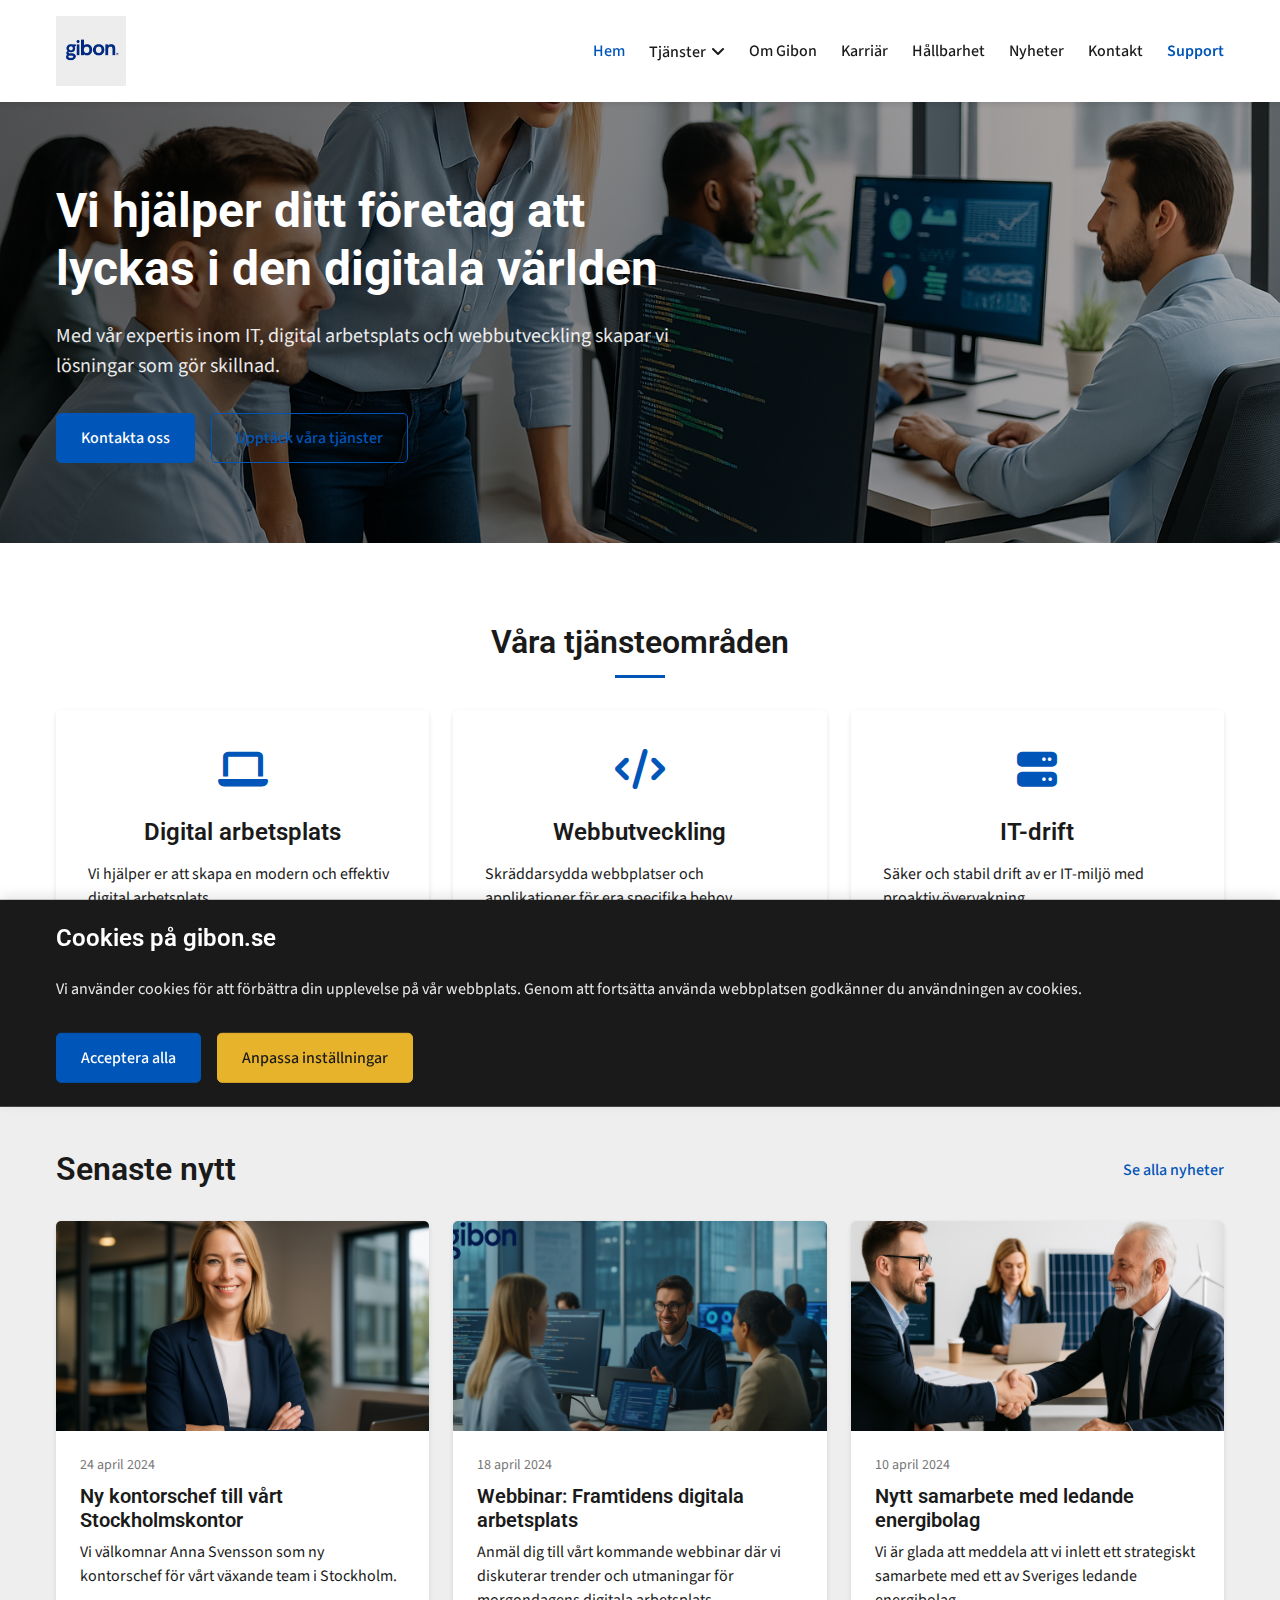
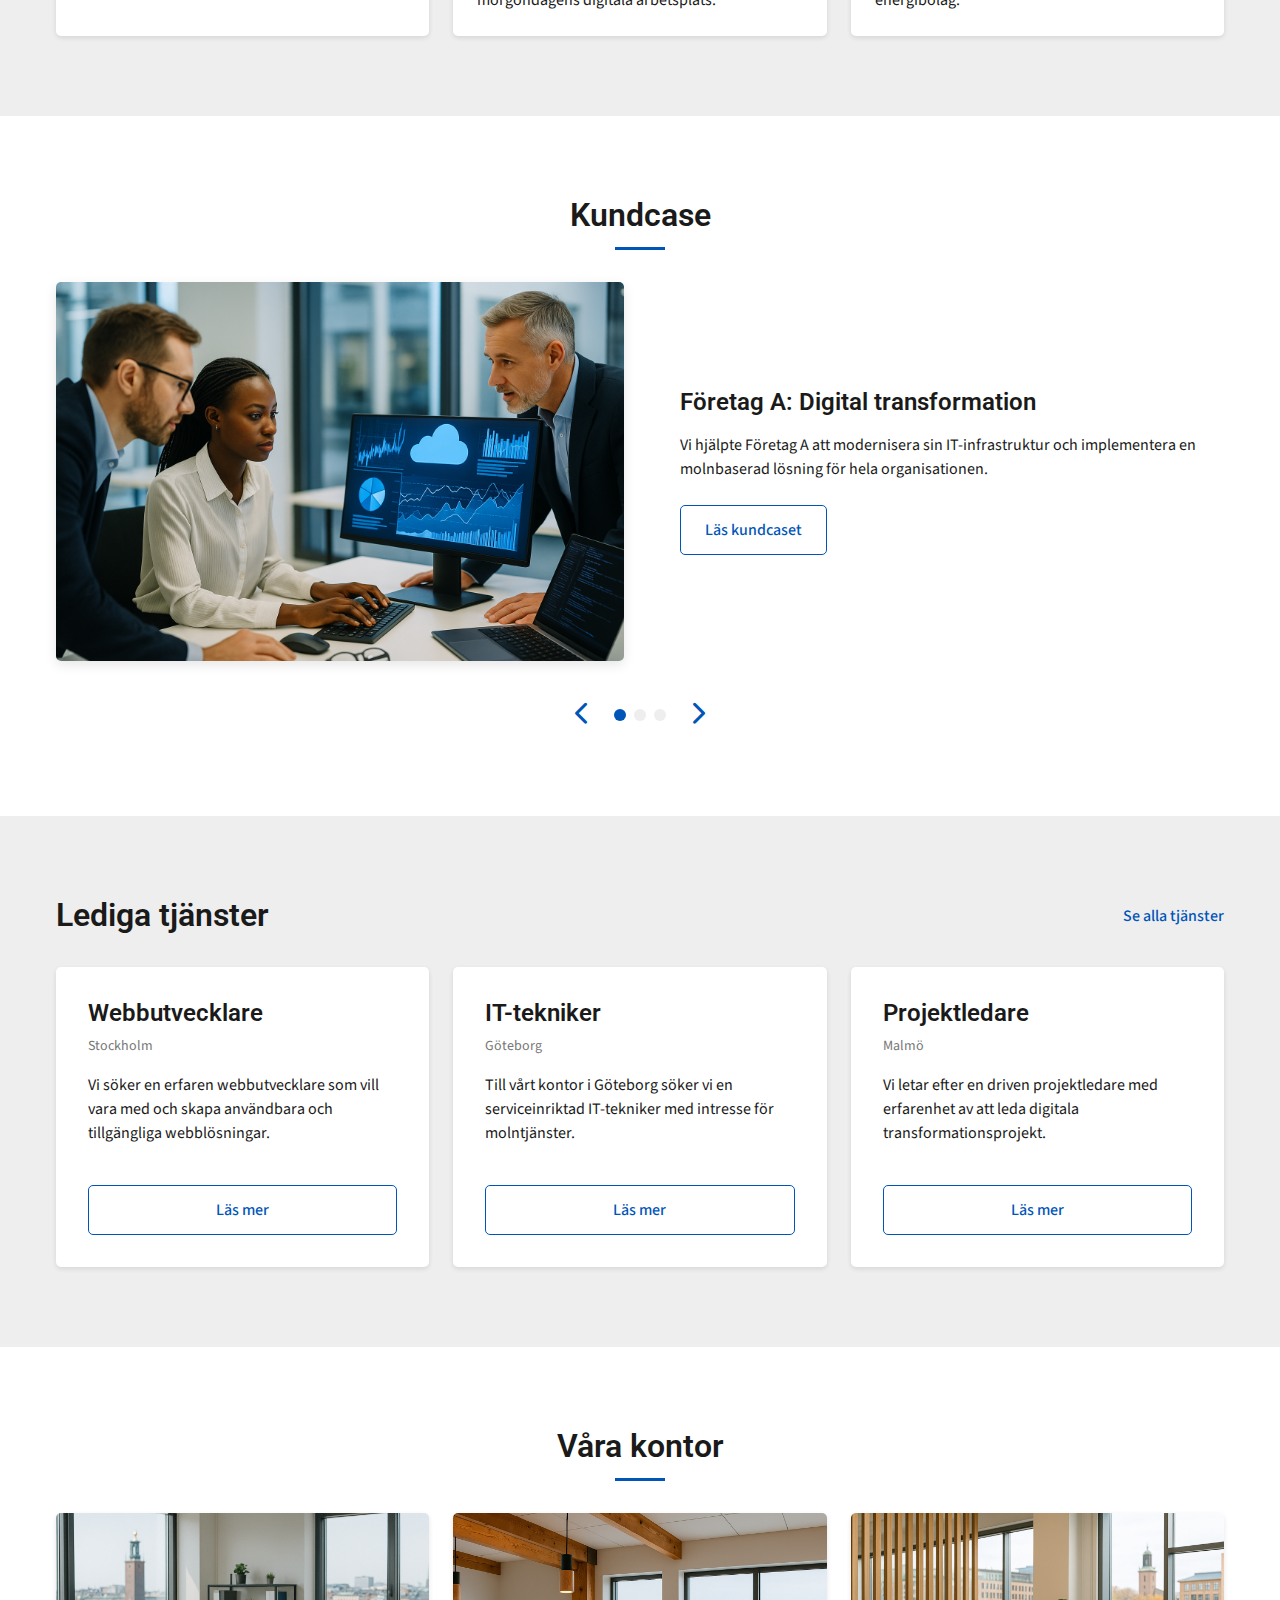
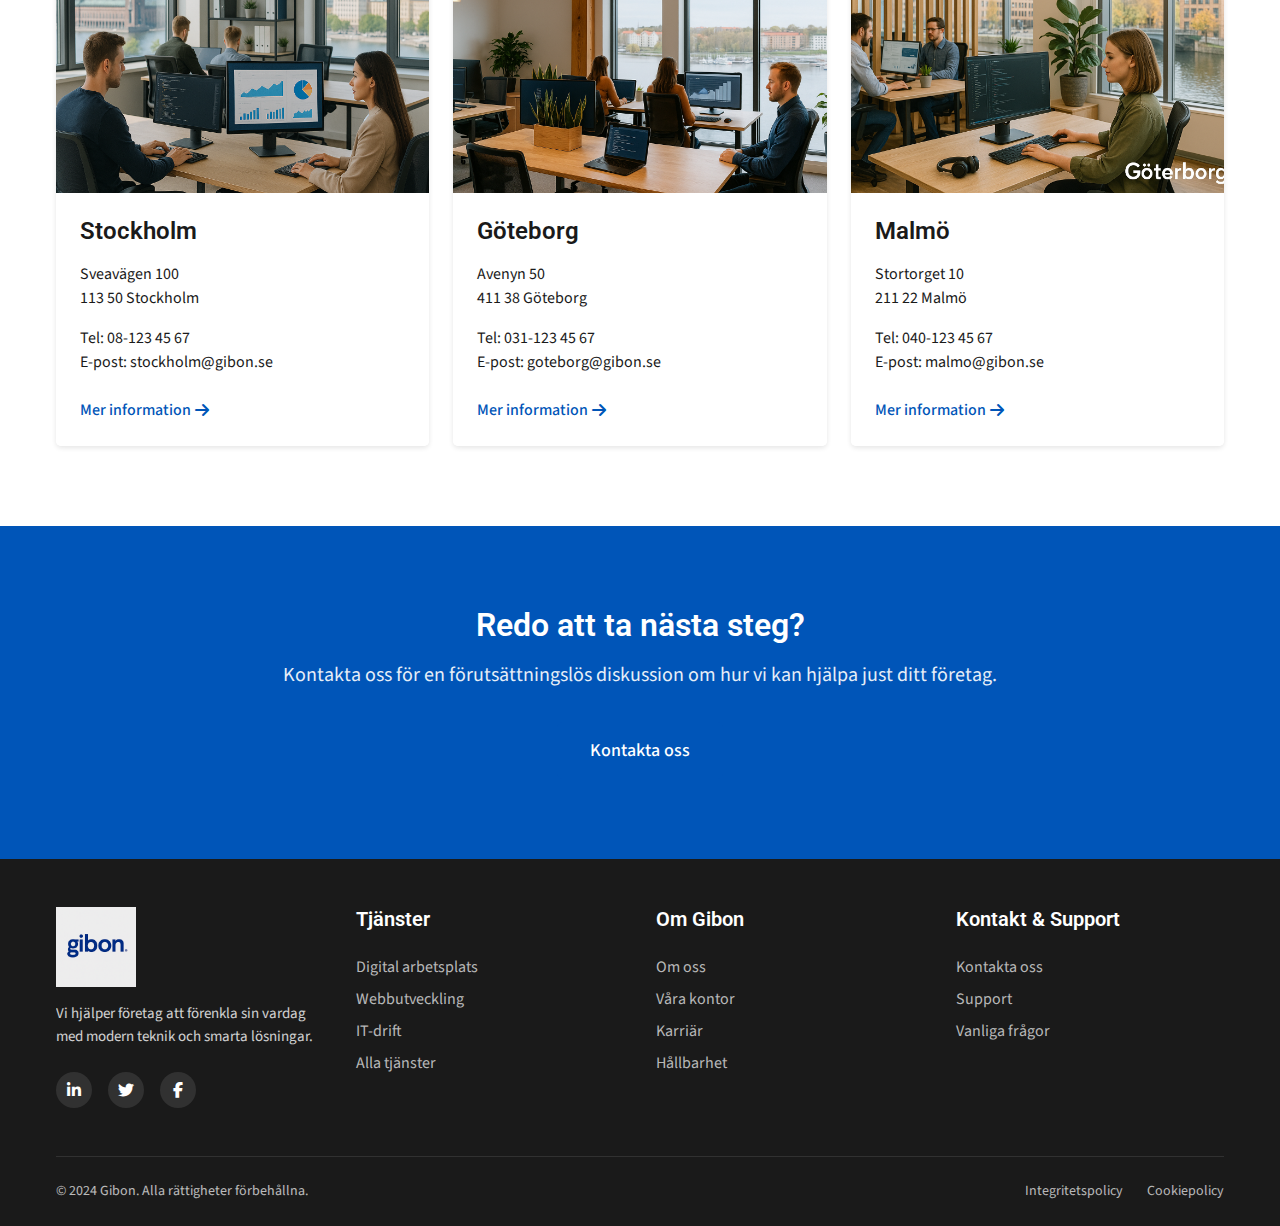
<file: index.html>
<!DOCTYPE html>
<html lang="sv">
<head>
    <meta charset="UTF-8">
    <meta name="viewport" content="width=device-width, initial-scale=1.0">
    <meta name="description" content="Gibon erbjuder tjänster inom IT, digital arbetsplats och webbutveckling">
    <title>Gibon | Startsida</title>
    <link rel="stylesheet" href="css/normalize.css">
    <link rel="stylesheet" href="css/style.css">
    <link rel="stylesheet" href="css/responsive.css">
    <link rel="preconnect" href="https://fonts.googleapis.com">
    <link rel="preconnect" href="https://fonts.gstatic.com" crossorigin>
    <link href="https://fonts.googleapis.com/css2?family=Roboto:wght@300;400;500;700&family=Source+Sans+Pro:wght@400;600;700&display=swap" rel="stylesheet">
    <!-- Font Awesome -->
    <link rel="stylesheet" href="https://cdnjs.cloudflare.com/ajax/libs/font-awesome/6.4.0/css/all.min.css">
    <!-- Schema.org strukturerad data enligt Google's riktlinjer -->
    <script type="application/ld+json">
    {
      "@context": "https://schema.org",
      "@type": "Organization",
      "name": "Gibon",
      "url": "https://gibon.se",
      "logo": "https://gibon.se/img/logo.svg",
      "contactPoint": {
        "@type": "ContactPoint",
        "telephone": "+46-8-123456",
        "contactType": "customer service"
      },
      "sameAs": [
        "https://www.linkedin.com/company/gibon",
        "https://twitter.com/gibon"
      ]
    }
    </script>
</head>
<body class="home">
    <!-- Cookie-banner -->
    <div id="cookie-consent" class="cookie-banner">
        <div class="container">
            <div class="cookie-content">
                <h3>Cookies på gibon.se</h3>
                <p>Vi använder cookies för att förbättra din upplevelse på vår webbplats. Genom att fortsätta använda webbplatsen godkänner du användningen av cookies.</p>
                <div class="cookie-actions">
                    <button id="accept-cookies" class="btn btn-primary">Acceptera alla</button>
                    <button id="customize-cookies" class="btn btn-secondary">Anpassa inställningar</button>
                </div>
            </div>
        </div>
    </div>

    <!-- Header -->
    <header class="site-header">
        <div class="container">
            <div class="header-inner">
                <div class="logo">
                    <a href="index.html">
                        <img src="img/logo.svg.png" alt="Gibon Logotyp" width="120" height="40">
                    </a>
                </div>
                <nav class="main-navigation">
                    <button class="menu-toggle" aria-controls="primary-menu" aria-expanded="false">
                        <span class="screen-reader-text">Meny</span>
                        <span class="hamburger"></span>
                    </button>
                    <ul id="primary-menu" class="menu">
                        <li class="menu-item current-menu-item"><a href="index.html">Hem</a></li>
                        <li class="menu-item has-children">
                            <a href="tjanster.html">Tjänster</a>
                            <ul class="sub-menu">
                                <li><a href="tjanster/digital-arbetsplats.html">Digital arbetsplats</a></li>
                                <li><a href="tjanster/webbutveckling.html">Webbutveckling</a></li>
                                <li><a href="tjanster/it-drift.html">IT-drift</a></li>
                            </ul>
                        </li>
                        <li class="menu-item"><a href="om-oss.html">Om Gibon</a></li>
                        <li class="menu-item"><a href="karriar.html">Karriär</a></li>
                        <li class="menu-item"><a href="hallbarhet.html">Hållbarhet</a></li>
                        <li class="menu-item"><a href="nyheter.html">Nyheter</a></li>
                        <li class="menu-item"><a href="kontakt.html">Kontakt</a></li>
                        <li class="menu-item highlight"><a href="support.html">Support</a></li>
                    </ul>
                </nav>
            </div>
        </div>
    </header>

    <!-- Hero -->
    <section class="hero">
        <div class="container">
            <div class="hero-content">
                <h1>Vi hjälper ditt företag att lyckas i den digitala världen</h1>
                <p class="hero-subtitle">Med vår expertis inom IT, digital arbetsplats och webbutveckling skapar vi lösningar som gör skillnad.</p>
                <div class="hero-cta">
                    <a href="kontakt.html" class="btn btn-primary">Kontakta oss</a>
                    <a href="tjanster.html" class="btn btn-outline">Upptäck våra tjänster</a>
                </div>
            </div>
        </div>
        <div class="hero-image">
            <img src="img/hero-image.jpg.png" alt="Digital arbetsplats" width="1400" height="800">
        </div>
    </section>

    <!-- Tjänsteområden -->
    <section class="services-overview">
        <div class="container">
            <h2 class="section-title">Våra tjänsteområden</h2>
            <div class="services-grid">
                <div class="service-card">
                    <div class="service-icon">
                        <i class="fas fa-laptop"></i>
                    </div>
                    <h3>Digital arbetsplats</h3>
                    <p>Vi hjälper er att skapa en modern och effektiv digital arbetsplats.</p>
                    <a href="tjanster/digital-arbetsplats.html" class="read-more">Läs mer <i class="fas fa-arrow-right"></i></a>
                </div>
                <div class="service-card">
                    <div class="service-icon">
                        <i class="fas fa-code"></i>
                    </div>
                    <h3>Webbutveckling</h3>
                    <p>Skräddarsydda webbplatser och applikationer för era specifika behov.</p>
                    <a href="tjanster/webbutveckling.html" class="read-more">Läs mer <i class="fas fa-arrow-right"></i></a>
                </div>
                <div class="service-card">
                    <div class="service-icon">
                        <i class="fas fa-server"></i>
                    </div>
                    <h3>IT-drift</h3>
                    <p>Säker och stabil drift av er IT-miljö med proaktiv övervakning.</p>
                    <a href="tjanster/it-drift.html" class="read-more">Läs mer <i class="fas fa-arrow-right"></i></a>
                </div>
            </div>
        </div>
    </section>

    <!-- Nyhetsflöde -->
    <section class="news-feed">
        <div class="container">
            <div class="section-header">
                <h2 class="section-title">Senaste nytt</h2>
                <a href="nyheter.html" class="view-all">Se alla nyheter</a>
            </div>
            <div class="news-grid">
                <article class="news-card">
                    <a href="nyheter/ny-kontorschef-stockholm.html" class="news-image">
                        <img src="img/news-1.jpg.png" alt="Ny kontorschef i Stockholm" width="400" height="225">
                    </a>
                    <div class="news-content">
                        <span class="news-date">24 april 2024</span>
                        <h3><a href="nyheter/ny-kontorschef-stockholm.html">Ny kontorschef till vårt Stockholmskontor</a></h3>
                        <p>Vi välkomnar Anna Svensson som ny kontorschef för vårt växande team i Stockholm.</p>
                    </div>
                </article>
                <article class="news-card">
                    <a href="nyheter/webbinar-digital-arbetsplats.html" class="news-image">
                        <img src="img/news-2.png.png" alt="Webbinar om digital arbetsplats" width="400" height="225">
                    </a>
                    <div class="news-content">
                        <span class="news-date">18 april 2024</span>
                        <h3><a href="nyheter/webbinar-digital-arbetsplats.html">Webbinar: Framtidens digitala arbetsplats</a></h3>
                        <p>Anmäl dig till vårt kommande webbinar där vi diskuterar trender och utmaningar för morgondagens digitala arbetsplats.</p>
                    </div>
                </article>
                <article class="news-card">
                    <a href="nyheter/ny-kund-energibolag.html" class="news-image">
                        <img src="img/new-3.png" alt="Nytt samarbete med energibolag" width="400" height="225">
                    </a>
                    <div class="news-content">
                        <span class="news-date">10 april 2024</span>
                        <h3><a href="nyheter/ny-kund-energibolag.html">Nytt samarbete med ledande energibolag</a></h3>
                        <p>Vi är glada att meddela att vi inlett ett strategiskt samarbete med ett av Sveriges ledande energibolag.</p>
                    </div>
                </article>
            </div>
        </div>
    </section>

    <!-- Kundcase -->
    <section class="case-studies">
        <div class="container">
            <h2 class="section-title">Kundcase</h2>
            <div class="case-slider">
                <div class="case-card">
                    <div class="case-image">
                        <img src="img/case-1.jpg.png" alt="Kundcase: Företag A" width="600" height="400">
                    </div>
                    <div class="case-content">
                        <h3>Företag A: Digital transformation</h3>
                        <p>Vi hjälpte Företag A att modernisera sin IT-infrastruktur och implementera en molnbaserad lösning för hela organisationen.</p>
                        <a href="case/foretag-a.html" class="btn btn-outline">Läs kundcaset</a>
                    </div>
                </div>
                <div class="case-navigation">
                    <button class="case-prev" aria-label="Föregående kundcase"><i class="fas fa-chevron-left"></i></button>
                    <div class="case-dots">
                        <span class="dot active"></span>
                        <span class="dot"></span>
                        <span class="dot"></span>
                    </div>
                    <button class="case-next" aria-label="Nästa kundcase"><i class="fas fa-chevron-right"></i></button>
                </div>
            </div>
        </div>
    </section>

    <!-- Lediga tjänster -->
    <section class="job-listings">
        <div class="container">
            <div class="section-header">
                <h2 class="section-title">Lediga tjänster</h2>
                <a href="karriar.html" class="view-all">Se alla tjänster</a>
            </div>
            <div class="jobs-grid">
                <div class="job-card">
                    <div class="job-content">
                        <h3>Webbutvecklare</h3>
                        <p class="job-location">Stockholm</p>
                        <p>Vi söker en erfaren webbutvecklare som vill vara med och skapa användbara och tillgängliga webblösningar.</p>
                    </div>
                    <a href="karriar/webbutvecklare.html" class="btn btn-outline">Läs mer</a>
                </div>
                <div class="job-card">
                    <div class="job-content">
                        <h3>IT-tekniker</h3>
                        <p class="job-location">Göteborg</p>
                        <p>Till vårt kontor i Göteborg söker vi en serviceinriktad IT-tekniker med intresse för molntjänster.</p>
                    </div>
                    <a href="karriar/it-tekniker.html" class="btn btn-outline">Läs mer</a>
                </div>
                <div class="job-card">
                    <div class="job-content">
                        <h3>Projektledare</h3>
                        <p class="job-location">Malmö</p>
                        <p>Vi letar efter en driven projektledare med erfarenhet av att leda digitala transformationsprojekt.</p>
                    </div>
                    <a href="karriar/projektledare.html" class="btn btn-outline">Läs mer</a>
                </div>
            </div>
        </div>
    </section>

    <!-- Kontor -->
    <section class="offices">
        <div class="container">
            <h2 class="section-title">Våra kontor</h2>
            <div class="offices-grid">
                <div class="office-card">
                    <div class="office-image">
                        <img src="img/office-stockholm.jpg.png" alt="Gibon kontor i Stockholm" width="400" height="300">
                    </div>
                    <div class="office-content">
                        <h3>Stockholm</h3>
                        <address>
                            <p>Sveavägen 100<br>113 50 Stockholm</p>
                            <p>Tel: 08-123 45 67<br>E-post: stockholm@gibon.se</p>
                        </address>
                        <a href="https://www.google.com/maps/place/Sveavägen+100,+113+50+Stockholm" target="_blank" class="read-more">Mer information <i class="fas fa-arrow-right"></i></a>
                    </div>
                </div>
                <div class="office-card">
                    <div class="office-image">
                        <img src="img/office-goteborg.png.png" alt="Gibon kontor i Göteborg" width="400" height="300">
                    </div>
                    <div class="office-content">
                        <h3>Göteborg</h3>
                        <address>
                            <p>Avenyn 50<br>411 38 Göteborg</p>
                            <p>Tel: 031-123 45 67<br>E-post: goteborg@gibon.se</p>
                        </address>
                        <a href="https://www.google.com/maps/place/Area+51/@37.24804,-115.800155,13z" target="_blank" class="read-more">Mer information <i class="fas fa-arrow-right"></i></a>
                    </div>
                </div>
                <div class="office-card">
                    <div class="office-image">
                        <img src="img/office-malmo.jpg.png" alt="Gibon kontor i Malmö" width="400" height="300">
                    </div>
                    <div class="office-content">
                        <h3>Malmö</h3>
                        <address>
                            <p>Stortorget 10<br>211 22 Malmö</p>
                            <p>Tel: 040-123 45 67<br>E-post: malmo@gibon.se</p>
                        </address>
                        <a href="https://www.google.com/maps/@40.2526111,58.4397512,181m/data=!3m1!1e3" target="_blank" class="read-more">Mer information <i class="fas fa-arrow-right"></i></a>
                    </div>
                </div>
            </div>
        </div>
    </section>

    <!-- CTA -->
    <section class="cta-section">
        <div class="container">
            <div class="cta-content">
                <h2>Redo att ta nästa steg?</h2>
                <p>Kontakta oss för en förutsättningslös diskussion om hur vi kan hjälpa just ditt företag.</p>
                <a href="kontakt.html" class="btn btn-primary">Kontakta oss</a>
            </div>
        </div>
    </section>

    <!-- Footer -->
    <footer class="site-footer">
        <div class="container">
            <div class="footer-widgets">
                <div class="footer-widget">
                    <div class="footer-logo">
                        <img src="img/logo.svg.png" alt="Gibon" width="120" height="40">
                    </div>
                    <p>Vi hjälper företag att förenkla sin vardag med modern teknik och smarta lösningar.</p>
                    <div class="social-links">
                        <a href="https://www.linkedin.com/company/gibon" aria-label="LinkedIn"><i class="fab fa-linkedin-in"></i></a>
                        <a href="https://twitter.com/gibon" aria-label="Twitter"><i class="fab fa-twitter"></i></a>
                        <a href="https://www.facebook.com/gibon" aria-label="Facebook"><i class="fab fa-facebook-f"></i></a>
                    </div>
                </div>
                <div class="footer-widget">
                    <h3 class="widget-title">Tjänster</h3>
                    <ul class="footer-menu">
                        <li><a href="tjanster/digital-arbetsplats.html">Digital arbetsplats</a></li>
                        <li><a href="tjanster/webbutveckling.html">Webbutveckling</a></li>
                        <li><a href="tjanster/it-drift.html">IT-drift</a></li>
                        <li><a href="tjanster.html">Alla tjänster</a></li>
                    </ul>
                </div>
                <div class="footer-widget">
                    <h3 class="widget-title">Om Gibon</h3>
                    <ul class="footer-menu">
                        <li><a href="om-oss.html">Om oss</a></li>
                        <li><a href="kontor.html">Våra kontor</a></li>
                        <li><a href="karriar.html">Karriär</a></li>
                        <li><a href="hallbarhet.html">Hållbarhet</a></li>
                    </ul>
                </div>
                <div class="footer-widget">
                    <h3 class="widget-title">Kontakt &amp; Support</h3>
                    <ul class="footer-menu">
                        <li><a href="kontakt.html">Kontakta oss</a></li>
                        <li><a href="support.html">Support</a></li>
                        <li><a href="faq.html">Vanliga frågor</a></li>
                    </ul>
                </div>
            </div>
            <div class="footer-bottom">
                <div class="copyright">
                    &copy; 2024 Gibon. Alla rättigheter förbehållna.
                </div>
                <div class="footer-links">
                    <a href="integritetspolicy.html">Integritetspolicy</a>
                    <a href="cookiepolicy.html">Cookiepolicy</a>
                </div>
            </div>
        </div>
    </footer>

    <!-- Triggering GitHub Pages build -->

    
    <!-- Scripts -->
    <script src="js/main.js"></script>
    <script src="js/cookie-consent.js"></script>
</body>
</html>
</file>
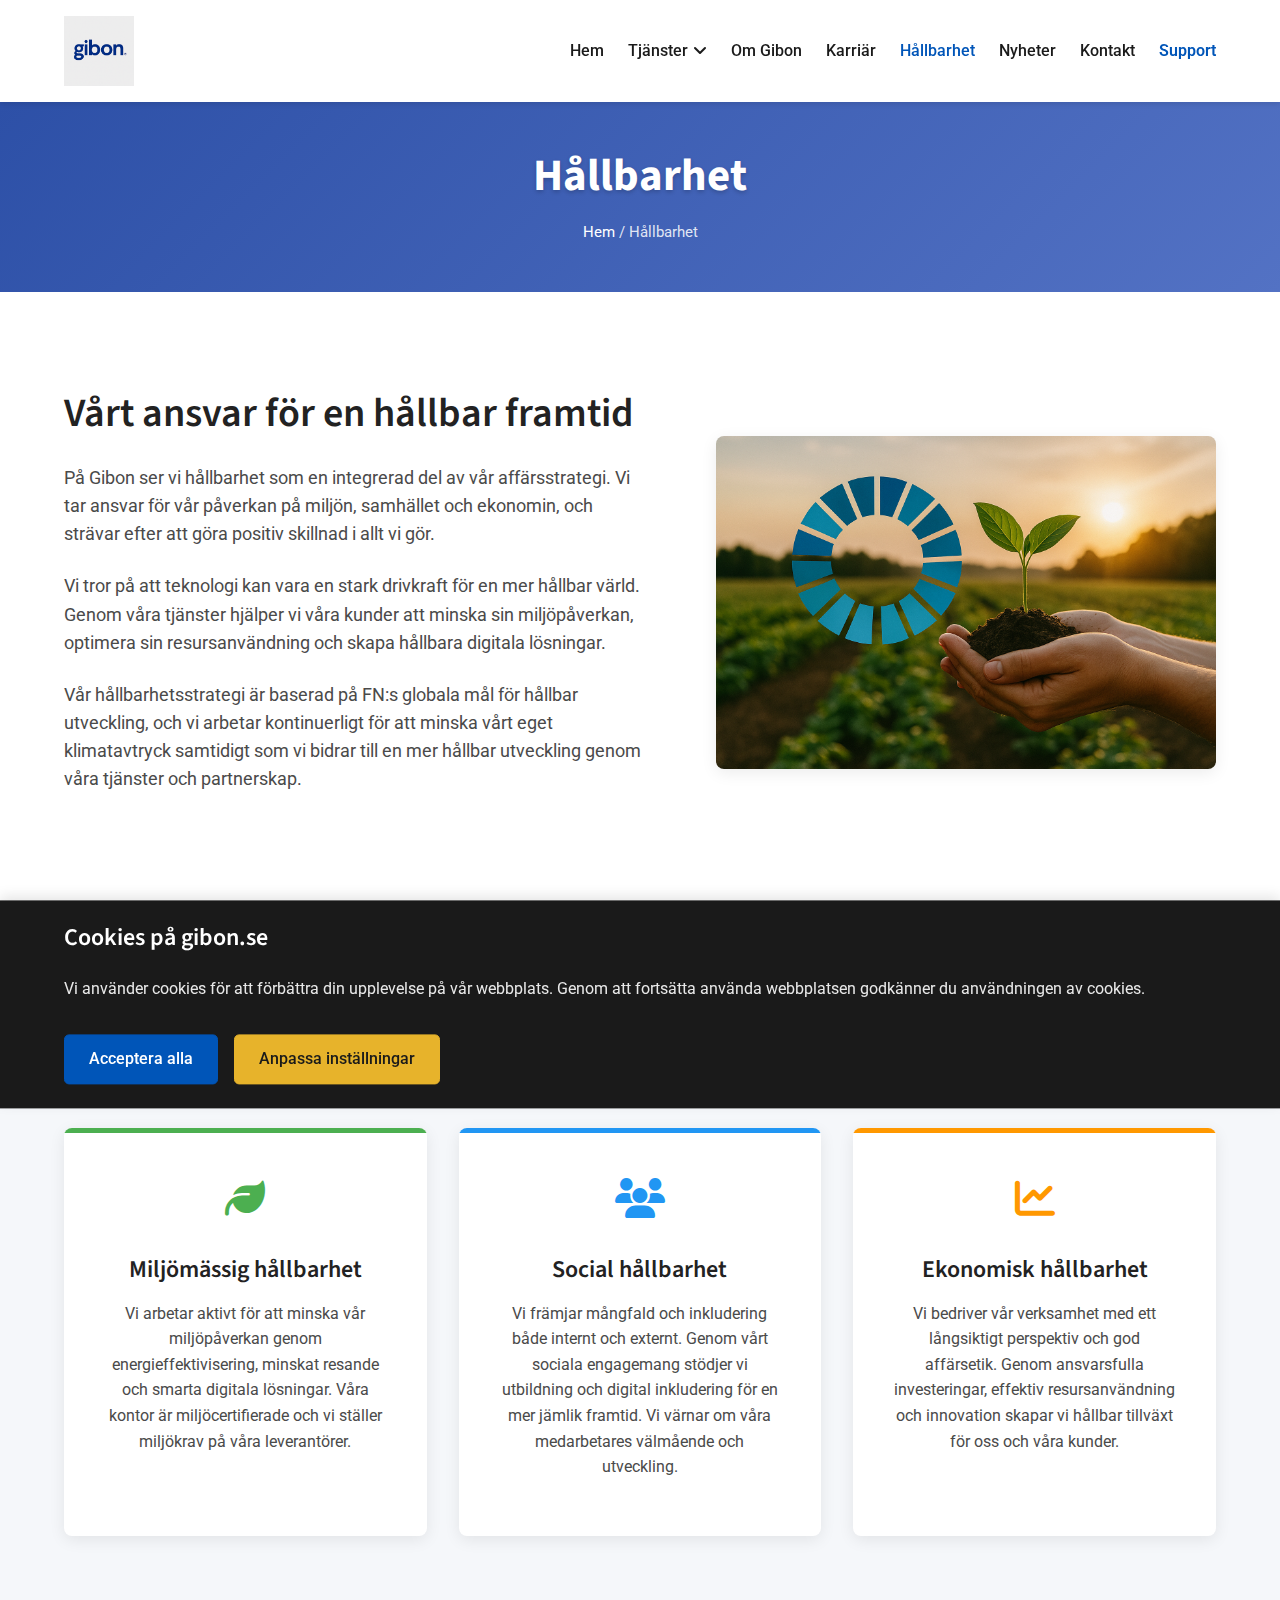
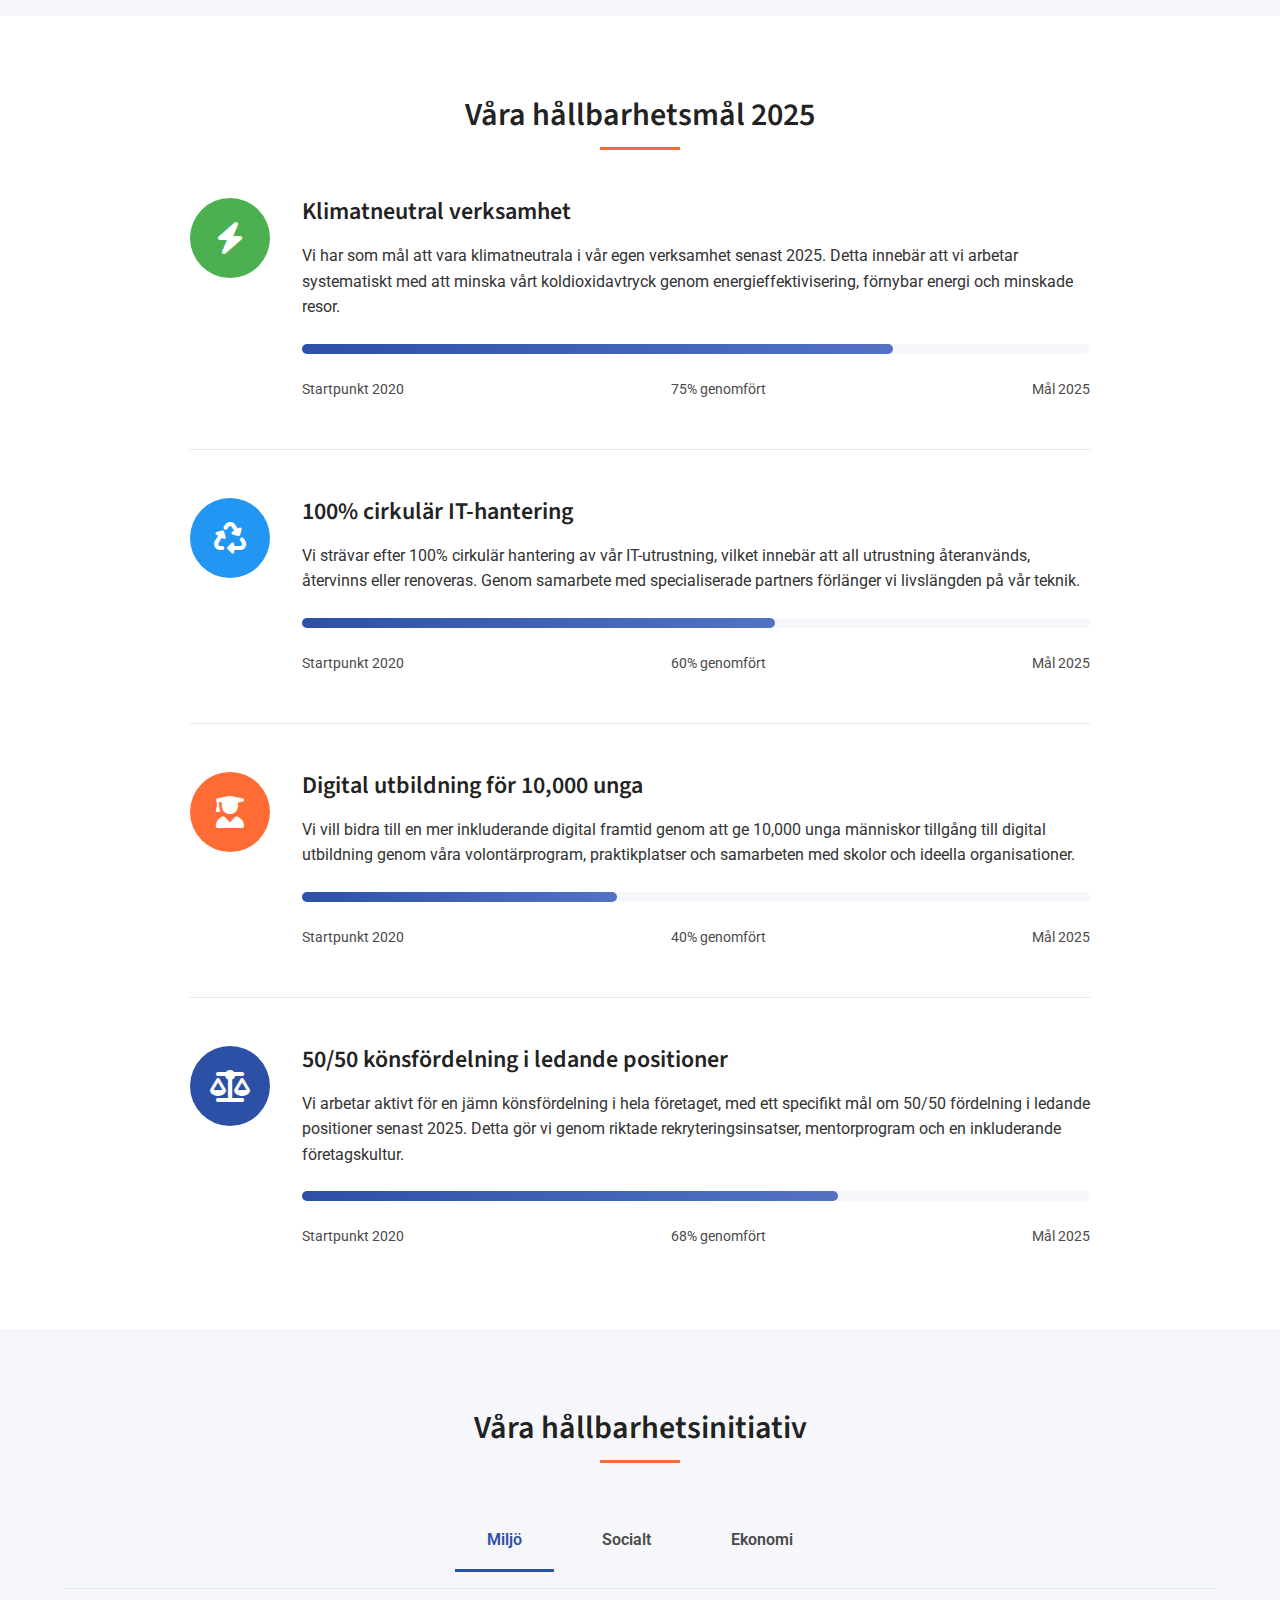
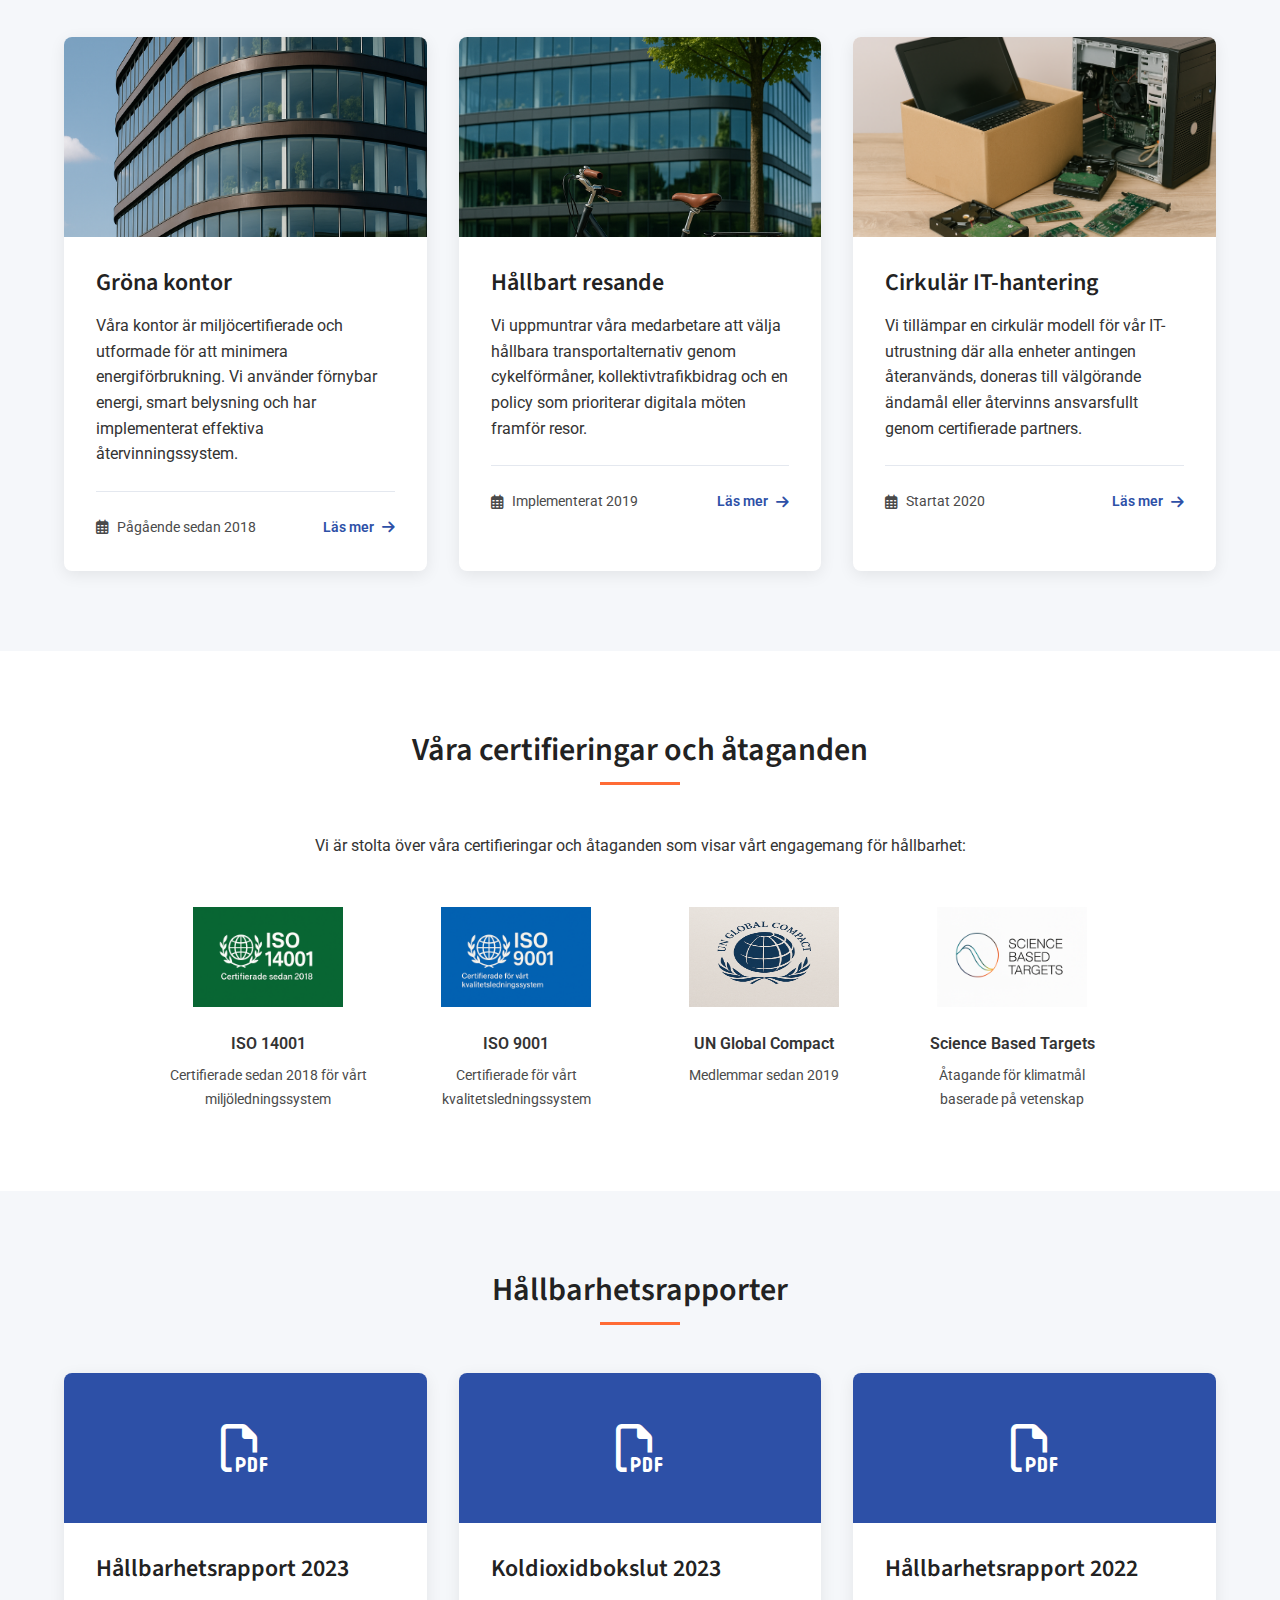
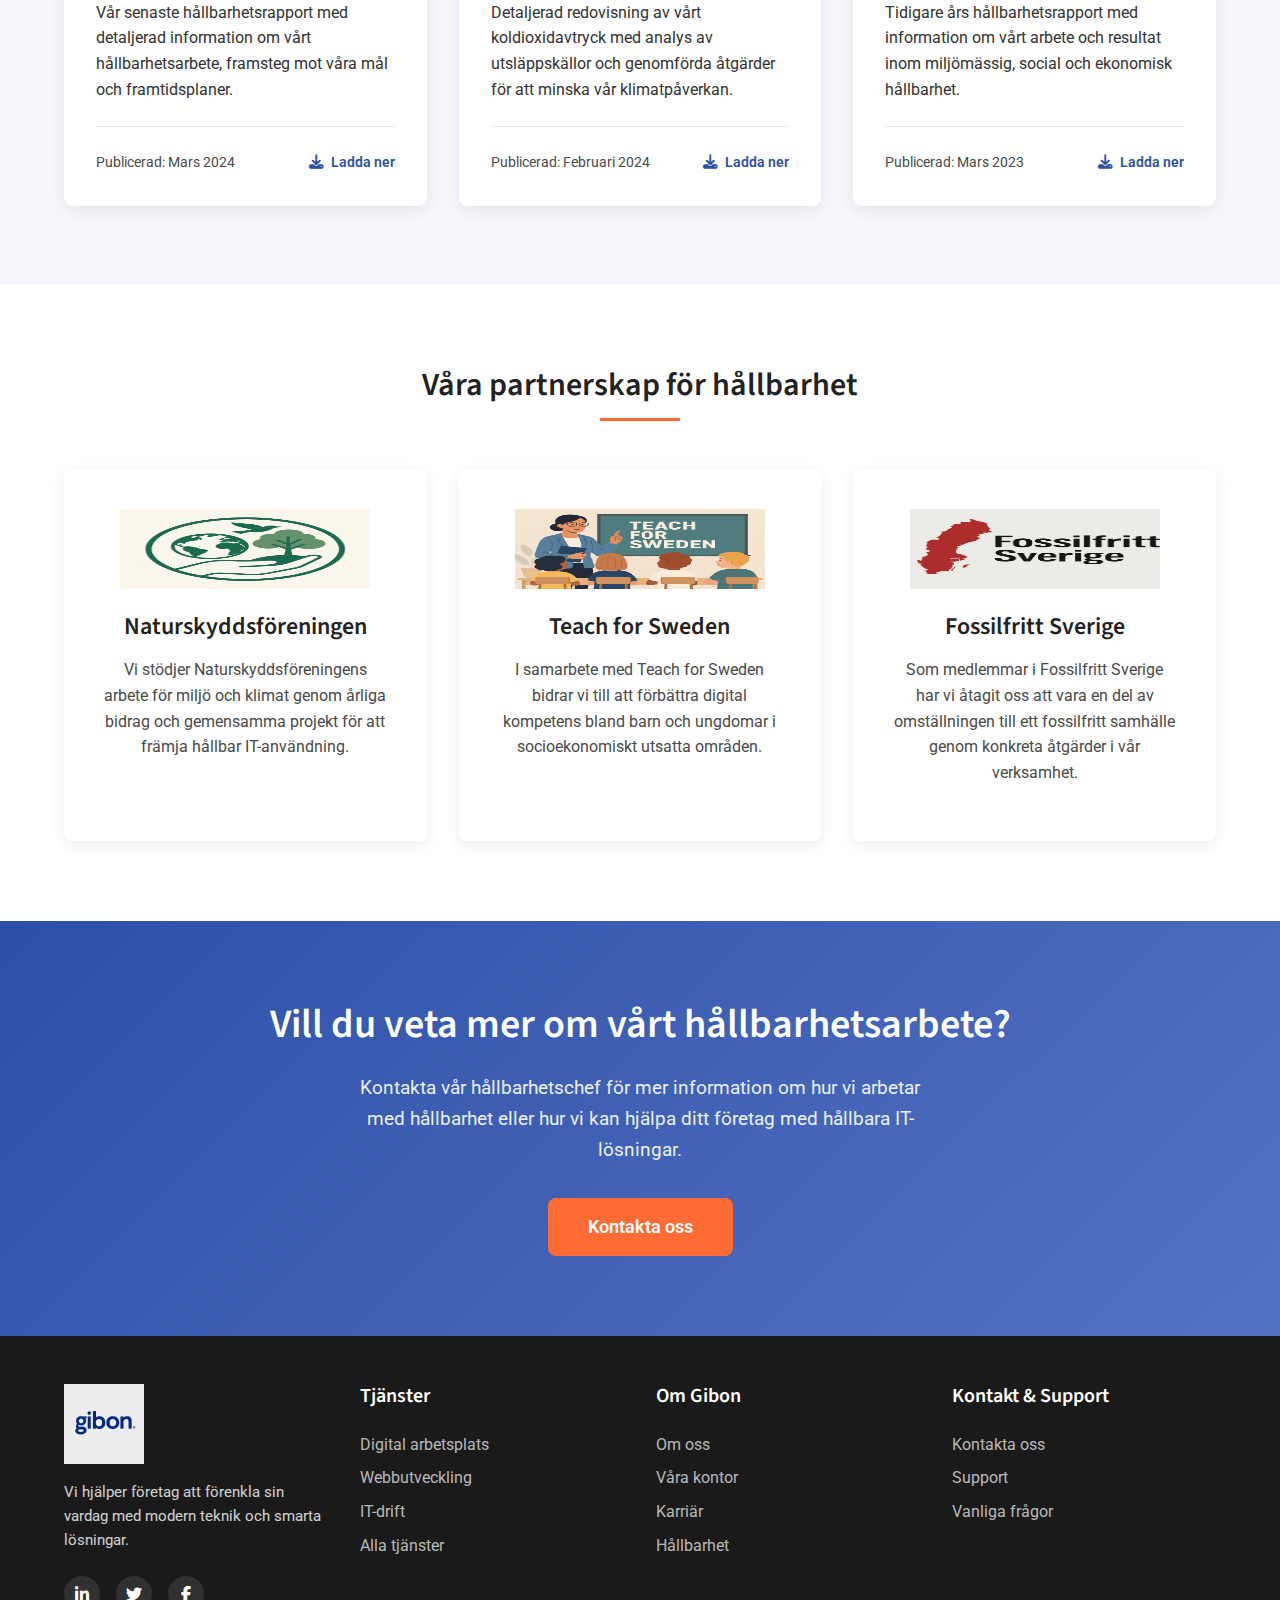
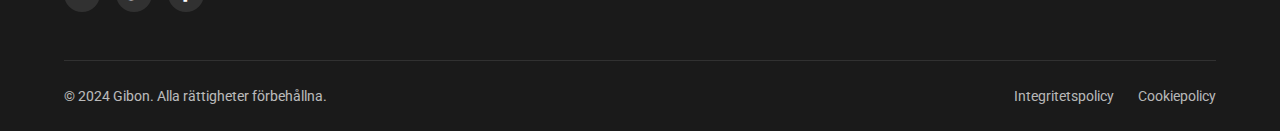
<file: hallbarhet.html>
<!DOCTYPE html>
<html lang="sv">
<head>
    <meta charset="UTF-8">
    <meta name="viewport" content="width=device-width, initial-scale=1.0">
    <meta name="description" content="Gibon arbetar aktivt med hållbarhet. Läs om vårt miljöarbete, sociala ansvar och våra långsiktiga hållbarhetsmål.">
    <title>Hållbarhet | Gibon</title>
    <link rel="stylesheet" href="css/normalize.css">
    <link rel="stylesheet" href="css/style.css">
    <link rel="stylesheet" href="css/responsive.css">
    <link rel="preconnect" href="https://fonts.googleapis.com">
    <link rel="preconnect" href="https://fonts.gstatic.com" crossorigin>
    <link href="https://fonts.googleapis.com/css2?family=Roboto:wght@300;400;500;700&family=Source+Sans+Pro:wght@400;600;700&display=swap" rel="stylesheet">
    <!-- Font Awesome -->
    <link rel="stylesheet" href="https://cdnjs.cloudflare.com/ajax/libs/font-awesome/6.4.0/css/all.min.css">
    <!-- Schema.org strukturerad data -->
    <script type="application/ld+json">
    {
      "@context": "https://schema.org",
      "@type": "Organization",
      "name": "Gibon",
      "url": "https://gibon.se",
      "logo": "https://gibon.se/img/logo.svg",
      "description": "Gibon är ett ledande IT-företag som erbjuder tjänster inom digital arbetsplats, webbutveckling och IT-drift.",
      "foundingDate": "2012",
      "address": {
        "@type": "PostalAddress",
        "streetAddress": "Sveavägen 100",
        "addressLocality": "Stockholm",
        "postalCode": "113 50",
        "addressCountry": "SE"
      },
      "contactPoint": {
        "@type": "ContactPoint",
        "telephone": "+46-8-123456",
        "contactType": "customer service"
      },
      "sameAs": [
        "https://www.linkedin.com/company/gibon",
        "https://twitter.com/gibon",
        "https://www.facebook.com/gibon"
      ]
    }
    </script>
    <style>
    /* Stilar för hållbarhetssidan */
    :root {
        --primary-color: #2d50a7;
        --secondary-color: #5372c4;
        --accent-color: #ff6b35;
        --light-gray: #f5f7fa;
        --medium-gray: #e4e8ef;
        --dark-gray: #4a4a4a;
        --text-color: #333;
        --border-radius: 8px;
        --box-shadow: 0 4px 16px rgba(0, 0, 0, 0.08);
        --transition: all 0.3s ease;
        --green-color: #4caf50;
        --blue-color: #2196f3;
        --orange-color: #ff9800;
    }
    
    body {
        font-family: 'Roboto', sans-serif;
        color: var(--text-color);
        line-height: 1.6;
        background-color: #fff;
    }

    h1, h2, h3, h4, h5, h6 {
        font-family: 'Source Sans Pro', sans-serif;
        margin-top: 0;
        color: #222;
    }

    h1 { font-size: 2.5rem; margin-bottom: 1rem; }
    h2 { font-size: 2rem; margin-bottom: 1.5rem; }
    h3 { font-size: 1.5rem; margin-bottom: 1rem; }

    section {
        padding: 4rem 0;
    }

    .section-title {
        text-align: center;
        margin-bottom: 3rem;
        position: relative;
        padding-bottom: 1rem;
    }

    .section-title:after {
        content: '';
        position: absolute;
        bottom: 0;
        left: 50%;
        transform: translateX(-50%);
        width: 80px;
        height: 3px;
        background: var(--accent-color);
    }

    .container {
        max-width: 1200px;
        margin: 0 auto;
        padding: 0 1.5rem;
    }

    /* Page Header */
    .page-header {
        background: linear-gradient(135deg, var(--primary-color) 0%, var(--secondary-color) 100%);
        color: white;
        padding: 3rem 0;
        text-align: center;
    }

    .page-header h1 {
        margin: 0;
        color: white;
        font-weight: 700;
        font-size: 2.8rem;
        text-shadow: 0 2px 4px rgba(0, 0, 0, 0.2);
    }

    .breadcrumbs {
        color: rgba(255, 255, 255, 0.85);
        margin-top: 1rem;
        font-size: 0.95rem;
    }

    .breadcrumbs a {
        color: white;
        text-decoration: none;
        transition: var(--transition);
    }

    .breadcrumbs a:hover {
        text-decoration: underline;
    }

    /* Introduktion */
    .sustainability-intro {
        display: flex;
        align-items: center;
        gap: 4rem;
        margin: 2rem 0 4rem;
    }

    .sustainability-intro-content {
        flex: 1;
    }

    .sustainability-intro-content h2 {
        font-size: 2.5rem;
        margin-bottom: 1.5rem;
        line-height: 1.3;
    }

    .sustainability-intro-content p {
        font-size: 1.1rem;
        margin-bottom: 1.5rem;
        color: var(--dark-gray);
    }

    .sustainability-intro-image {
        flex: 1;
        max-width: 500px;
        border-radius: var(--border-radius);
        overflow: hidden;
        box-shadow: var(--box-shadow);
    }

    .sustainability-intro-image img {
        width: 100%;
        height: auto;
        display: block;
    }

    /* Fokusområden */
    .focus-areas-section {
        background-color: var(--light-gray);
        padding: 5rem 0;
    }

    .focus-areas-grid {
        display: grid;
        grid-template-columns: repeat(3, 1fr);
        gap: 2rem;
    }

    .focus-area-card {
        background-color: white;
        padding: 2.5rem;
        border-radius: var(--border-radius);
        box-shadow: var(--box-shadow);
        text-align: center;
        transition: var(--transition);
        position: relative;
        overflow: hidden;
    }

    .focus-area-card::before {
        content: '';
        position: absolute;
        top: 0;
        left: 0;
        width: 100%;
        height: 5px;
        background-color: var(--primary-color);
    }

    .focus-area-card:nth-child(1)::before {
        background-color: var(--green-color);
    }

    .focus-area-card:nth-child(2)::before {
        background-color: var(--blue-color);
    }

    .focus-area-card:nth-child(3)::before {
        background-color: var(--orange-color);
    }

    .focus-area-card:hover {
        transform: translateY(-5px);
    }

    .focus-area-icon {
        font-size: 2.5rem;
        margin-bottom: 1.5rem;
    }

    .focus-area-card:nth-child(1) .focus-area-icon {
        color: var(--green-color);
    }

    .focus-area-card:nth-child(2) .focus-area-icon {
        color: var(--blue-color);
    }

    .focus-area-card:nth-child(3) .focus-area-icon {
        color: var(--orange-color);
    }

    .focus-area-card h3 {
        margin-bottom: 1rem;
    }

    .focus-area-card p {
        color: var(--dark-gray);
    }

    /* Hållbarhetsmål */
    .goals-section {
        padding: 5rem 0;
    }

    .goal-container {
        max-width: 900px;
        margin: 0 auto;
    }

    .goal-item {
        display: flex;
        align-items: flex-start;
        margin-bottom: 3rem;
        padding-bottom: 3rem;
        border-bottom: 1px solid var(--medium-gray);
    }

    .goal-item:last-child {
        margin-bottom: 0;
        padding-bottom: 0;
        border-bottom: none;
    }

    .goal-icon {
        flex: 0 0 80px;
        width: 80px;
        height: 80px;
        border-radius: 50%;
        display: flex;
        align-items: center;
        justify-content: center;
        margin-right: 2rem;
        font-size: 2rem;
        color: white;
    }

    .goal-icon:nth-child(1) {
        background-color: var(--green-color);
    }

    .goal-item:nth-child(2) .goal-icon {
        background-color: var(--blue-color);
    }

    .goal-item:nth-child(3) .goal-icon {
        background-color: var(--accent-color);
    }

    .goal-item:nth-child(4) .goal-icon {
        background-color: var(--primary-color);
    }

    .goal-content {
        flex: 1;
    }

    .goal-content h3 {
        margin-top: 0;
        margin-bottom: 1rem;
        font-size: 1.5rem;
    }

    .goal-content p {
        margin-bottom: 1.5rem;
    }

    .progress-container {
        background-color: var(--light-gray);
        border-radius: 50px;
        height: 10px;
        width: 100%;
        margin: 1.5rem 0;
    }

    .progress-bar {
        height: 10px;
        border-radius: 50px;
        background: linear-gradient(90deg, var(--primary-color) 0%, var(--secondary-color) 100%);
    }

    .progress-info {
        display: flex;
        justify-content: space-between;
        font-size: 0.9rem;
        color: var(--dark-gray);
    }

    /* Initiatives */
    .initiatives-section {
        background-color: var(--light-gray);
        padding: 5rem 0;
    }

    .initiatives-tabs {
        display: flex;
        justify-content: center;
        margin-bottom: 3rem;
        border-bottom: 1px solid var(--medium-gray);
        padding-bottom: 1rem;
    }

    .initiative-tab {
        padding: 1rem 2rem;
        margin: 0 0.5rem;
        cursor: pointer;
        font-weight: 600;
        color: var(--dark-gray);
        border-bottom: 3px solid transparent;
        transition: var(--transition);
    }

    .initiative-tab.active {
        color: var(--primary-color);
        border-bottom-color: var(--primary-color);
    }

    .initiative-tab:hover {
        color: var(--primary-color);
    }

    .tab-content {
        display: none;
    }

    .tab-content.active {
        display: block;
    }

    .initiative-cards {
        display: grid;
        grid-template-columns: repeat(auto-fill, minmax(350px, 1fr));
        gap: 2rem;
    }

    .initiative-card {
        background-color: white;
        border-radius: var(--border-radius);
        overflow: hidden;
        box-shadow: var(--box-shadow);
        transition: var(--transition);
    }

    .initiative-card:hover {
        transform: translateY(-5px);
        box-shadow: 0 12px 24px rgba(0, 0, 0, 0.12);
    }

    .initiative-image {
        height: 200px;
        overflow: hidden;
    }

    .initiative-image img {
        width: 100%;
        height: 100%;
        object-fit: cover;
        transition: transform 0.5s ease;
    }

    .initiative-card:hover .initiative-image img {
        transform: scale(1.05);
    }

    .initiative-content {
        padding: 2rem;
    }

    .initiative-content h3 {
        margin-top: 0;
        margin-bottom: 1rem;
    }

    .initiative-content p {
        margin-bottom: 1.5rem;
    }

    .initiative-meta {
        display: flex;
        justify-content: space-between;
        align-items: center;
        margin-top: 1.5rem;
        padding-top: 1.5rem;
        border-top: 1px solid var(--medium-gray);
        font-size: 0.9rem;
        color: var(--dark-gray);
    }

    .initiative-date {
        display: flex;
        align-items: center;
        gap: 0.5rem;
    }

    .initiative-link {
        color: var(--primary-color);
        text-decoration: none;
        font-weight: 600;
        display: inline-flex;
        align-items: center;
        gap: 0.5rem;
        transition: var(--transition);
    }

    .initiative-link:hover {
        color: var(--accent-color);
    }

    /* Certifications */
    .certifications-section {
        padding: 5rem 0;
        text-align: center;
    }

    .certifications-grid {
        display: flex;
        justify-content: center;
        flex-wrap: wrap;
        gap: 3rem;
        margin-top: 3rem;
    }

    .certification-item {
        flex: 0 0 200px;
        text-align: center;
    }

    .certification-logo {
        height: 100px;
        margin-bottom: 1.5rem;
        display: flex;
        align-items: center;
        justify-content: center;
    }

    .certification-logo img {
        max-width: 100%;
        max-height: 100%;
    }

    .certification-name {
        font-weight: 600;
        margin-bottom: 0.5rem;
    }

    .certification-description {
        font-size: 0.9rem;
        color: var(--dark-gray);
    }

    /* Reports */
    .reports-section {
        background-color: var(--light-gray);
        padding: 5rem 0;
    }

    .reports-grid {
        display: grid;
        grid-template-columns: repeat(auto-fill, minmax(300px, 1fr));
        gap: 2rem;
    }

    .report-card {
        background-color: white;
        border-radius: var(--border-radius);
        overflow: hidden;
        box-shadow: var(--box-shadow);
        transition: var(--transition);
        display: flex;
        flex-direction: column;
    }

    .report-card:hover {
        transform: translateY(-5px);
        box-shadow: 0 12px 24px rgba(0, 0, 0, 0.12);
    }

    .report-icon {
        background-color: var(--primary-color);
        color: white;
        height: 150px;
        display: flex;
        align-items: center;
        justify-content: center;
        font-size: 3rem;
    }

    .report-content {
        padding: 2rem;
        flex-grow: 1;
        display: flex;
        flex-direction: column;
    }

    .report-content h3 {
        margin-top: 0;
        margin-bottom: 1rem;
    }

    .report-content p {
        margin-bottom: 1.5rem;
    }

    .report-meta {
        margin-top: auto;
        display: flex;
        justify-content: space-between;
        align-items: center;
        padding-top: 1.5rem;
        border-top: 1px solid var(--medium-gray);
        font-size: 0.9rem;
    }

    .report-date {
        color: var(--dark-gray);
    }

    .report-download {
        color: var(--primary-color);
        text-decoration: none;
        font-weight: 600;
        display: flex;
        align-items: center;
        gap: 0.5rem;
        transition: var(--transition);
    }

    .report-download:hover {
        color: var(--accent-color);
    }

    /* Partnerships */
    .partnerships-section {
        padding: 5rem 0;
    }

    .partnerships-grid {
        display: grid;
        grid-template-columns: repeat(3, 1fr);
        gap: 2rem;
    }

    .partnership-card {
        background-color: white;
        padding: 2.5rem;
        border-radius: var(--border-radius);
        box-shadow: var(--box-shadow);
        transition: var(--transition);
        text-align: center;
    }

    .partnership-card:hover {
        transform: translateY(-5px);
    }

    .partnership-logo {
        height: 80px;
        margin-bottom: 1.5rem;
        display: flex;
        align-items: center;
        justify-content: center;
    }

    .partnership-logo img {
        max-width: 100%;
        max-height: 100%;
    }

    .partnership-card h3 {
        margin-bottom: 1rem;
    }

    .partnership-card p {
        color: var(--dark-gray);
    }

    /* CTA */
    .cta-section {
        background: linear-gradient(135deg, var(--primary-color) 0%, var(--secondary-color) 100%);
        color: white;
        text-align: center;
        padding: 5rem 0;
    }

    .cta-content h2 {
        color: white;
        margin-bottom: 1.5rem;
        font-size: 2.5rem;
    }

    .cta-content p {
        max-width: 600px;
        margin: 0 auto 2rem;
        font-size: 1.2rem;
        opacity: 0.9;
    }

    .cta-content .btn-primary {
        background-color: var(--accent-color);
        padding: 1rem 2.5rem;
        font-size: 1.1rem;
        display: inline-block;
        border-radius: var(--border-radius);
        text-decoration: none;
        font-weight: 600;
        text-align: center;
        transition: var(--transition);
        border: none;
        cursor: pointer;
        color: white;
    }
    
    .cta-content .btn-primary:hover {
        background-color: #e85a26;
        transform: translateY(-2px);
        box-shadow: 0 4px 12px rgba(255, 107, 53, 0.25);
    }
    </style>
</head>
<body class="page-hallbarhet">
    <!-- Cookie-banner -->
    <div id="cookie-consent" class="cookie-banner">
        <div class="container">
            <div class="cookie-content">
                <h3>Cookies på gibon.se</h3>
                <p>Vi använder cookies för att förbättra din upplevelse på vår webbplats. Genom att fortsätta använda webbplatsen godkänner du användningen av cookies.</p>
                <div class="cookie-actions">
                    <button id="accept-cookies" class="btn btn-primary">Acceptera alla</button>
                    <button id="customize-cookies" class="btn btn-secondary">Anpassa inställningar</button>
                </div>
            </div>
        </div>
    </div>

    <!-- Header -->
    <header class="site-header">
        <div class="container">
            <div class="header-inner">
                <div class="logo">
                    <a href="index.html">
                        <img src="img/logo.svg.png" alt="Gibon Logotyp" width="120" height="40">
                    </a>
                </div>
                <nav class="main-navigation">
                    <button class="menu-toggle" aria-controls="primary-menu" aria-expanded="false">
                        <span class="screen-reader-text">Meny</span>
                        <span class="hamburger"></span>
                    </button>
                    <ul id="primary-menu" class="menu">
                        <li class="menu-item"><a href="index.html">Hem</a></li>
                        <li class="menu-item has-children">
                            <a href="tjanster.html">Tjänster</a>
                            <ul class="sub-menu">
                                <li><a href="tjanster/digital-arbetsplats.html">Digital arbetsplats</a></li>
                                <li><a href="tjanster/webbutveckling.html">Webbutveckling</a></li>
                                <li><a href="tjanster/it-drift.html">IT-drift</a></li>
                            </ul>
                        </li>
                        <li class="menu-item"><a href="om-oss.html">Om Gibon</a></li>
                        <li class="menu-item"><a href="karriar.html">Karriär</a></li>
                        <li class="menu-item current-menu-item"><a href="hallbarhet.html">Hållbarhet</a></li>
                        <li class="menu-item"><a href="nyheter.html">Nyheter</a></li>
                        <li class="menu-item"><a href="kontakt.html">Kontakt</a></li>
                        <li class="menu-item highlight"><a href="support.html">Support</a></li>
                    </ul>
                </nav>
            </div>
        </div>
    </header>

    <!-- Sidhuvud -->
    <div class="page-header">
        <div class="container">
            <h1>Hållbarhet</h1>
            <div class="breadcrumbs">
                <a href="index.html">Hem</a> / <span>Hållbarhet</span>
            </div>
        </div>
    </div>

    <!-- Huvudinnehåll -->
    <main class="site-main">
        <!-- Introduktion -->
        <section class="section-intro">
            <div class="container">
                <div class="sustainability-intro">
                    <div class="sustainability-intro-content">
                        <h2>Vårt ansvar för en hållbar framtid</h2>
                        <p>På Gibon ser vi hållbarhet som en integrerad del av vår affärsstrategi. Vi tar ansvar för vår påverkan på miljön, samhället och ekonomin, och strävar efter att göra positiv skillnad i allt vi gör.</p>
                        <p>Vi tror på att teknologi kan vara en stark drivkraft för en mer hållbar värld. Genom våra tjänster hjälper vi våra kunder att minska sin miljöpåverkan, optimera sin resursanvändning och skapa hållbara digitala lösningar.</p>
                        <p>Vår hållbarhetsstrategi är baserad på FN:s globala mål för hållbar utveckling, och vi arbetar kontinuerligt för att minska vårt eget klimatavtryck samtidigt som vi bidrar till en mer hållbar utveckling genom våra tjänster och partnerskap.</p>
                    </div>
                    <div class="sustainability-intro-image">
                        <img src="img/hallbarhet.png" alt="Gibons hållbarhetsarbete" width="500" height="350">
                    </div>
                </div>
            </div>
        </section>

        <!-- Fokusområden -->
        <section class="focus-areas-section">
            <div class="container">
                <h2 class="section-title">Våra fokusområden</h2>
                <div class="focus-areas-grid">
                    <div class="focus-area-card">
                        <div class="focus-area-icon">
                            <i class="fas fa-leaf"></i>
                        </div>
                        <h3>Miljömässig hållbarhet</h3>
                        <p>Vi arbetar aktivt för att minska vår miljöpåverkan genom energieffektivisering, minskat resande och smarta digitala lösningar. Våra kontor är miljöcertifierade och vi ställer miljökrav på våra leverantörer.</p>
                    </div>
                    <div class="focus-area-card">
                        <div class="focus-area-icon">
                            <i class="fas fa-users"></i>
                        </div>
                        <h3>Social hållbarhet</h3>
                        <p>Vi främjar mångfald och inkludering både internt och externt. Genom vårt sociala engagemang stödjer vi utbildning och digital inkludering för en mer jämlik framtid. Vi värnar om våra medarbetares välmående och utveckling.</p>
                    </div>
                    <div class="focus-area-card">
                        <div class="focus-area-icon">
                            <i class="fas fa-chart-line"></i>
                        </div>
                        <h3>Ekonomisk hållbarhet</h3>
                        <p>Vi bedriver vår verksamhet med ett långsiktigt perspektiv och god affärsetik. Genom ansvarsfulla investeringar, effektiv resursanvändning och innovation skapar vi hållbar tillväxt för oss och våra kunder.</p>
                    </div>
                </div>
            </div>
        </section>

        <!-- Hållbarhetsmål -->
        <section class="goals-section">
            <div class="container">
                <h2 class="section-title">Våra hållbarhetsmål 2025</h2>
                <div class="goal-container">
                    <div class="goal-item">
                        <div class="goal-icon">
                            <i class="fas fa-bolt"></i>
                        </div>
                        <div class="goal-content">
                            <h3>Klimatneutral verksamhet</h3>
                            <p>Vi har som mål att vara klimatneutrala i vår egen verksamhet senast 2025. Detta innebär att vi arbetar systematiskt med att minska vårt koldioxidavtryck genom energieffektivisering, förnybar energi och minskade resor.</p>
                            <div class="progress-container">
                                <div class="progress-bar" style="width: 75%"></div>
                            </div>
                            <div class="progress-info">
                                <span>Startpunkt 2020</span>
                                <span>75% genomfört</span>
                                <span>Mål 2025</span>
                            </div>
                        </div>
                    </div>

                    <div class="goal-item">
                        <div class="goal-icon">
                            <i class="fas fa-recycle"></i>
                        </div>
                        <div class="goal-content">
                            <h3>100% cirkulär IT-hantering</h3>
                            <p>Vi strävar efter 100% cirkulär hantering av vår IT-utrustning, vilket innebär att all utrustning återanvänds, återvinns eller renoveras. Genom samarbete med specialiserade partners förlänger vi livslängden på vår teknik.</p>
                            <div class="progress-container">
                                <div class="progress-bar" style="width: 60%"></div>
                            </div>
                            <div class="progress-info">
                                <span>Startpunkt 2020</span>
                                <span>60% genomfört</span>
                                <span>Mål 2025</span>
                            </div>
                        </div>
                    </div>

                    <div class="goal-item">
                        <div class="goal-icon">
                            <i class="fas fa-user-graduate"></i>
                        </div>
                        <div class="goal-content">
                            <h3>Digital utbildning för 10,000 unga</h3>
                            <p>Vi vill bidra till en mer inkluderande digital framtid genom att ge 10,000 unga människor tillgång till digital utbildning genom våra volontärprogram, praktikplatser och samarbeten med skolor och ideella organisationer.</p>
                            <div class="progress-container">
                                <div class="progress-bar" style="width: 40%"></div>
                            </div>
                            <div class="progress-info">
                                <span>Startpunkt 2020</span>
                                <span>40% genomfört</span>
                                <span>Mål 2025</span>
                            </div>
                        </div>
                    </div>

                    <div class="goal-item">
                        <div class="goal-icon">
                            <i class="fas fa-balance-scale"></i>
                        </div>
                        <div class="goal-content">
                            <h3>50/50 könsfördelning i ledande positioner</h3>
                            <p>Vi arbetar aktivt för en jämn könsfördelning i hela företaget, med ett specifikt mål om 50/50 fördelning i ledande positioner senast 2025. Detta gör vi genom riktade rekryteringsinsatser, mentorprogram och en inkluderande företagskultur.</p>
                            <div class="progress-container">
                                <div class="progress-bar" style="width: 68%"></div>
                            </div>
                            <div class="progress-info">
                                <span>Startpunkt 2020</span>
                                <span>68% genomfört</span>
                                <span>Mål 2025</span>
                            </div>
                        </div>
                    </div>
                </div>
            </div>
        </section>

        <!-- Initiativ -->
        <section class="initiatives-section">
            <div class="container">
                <h2 class="section-title">Våra hållbarhetsinitiativ</h2>
                
                <div class="initiatives-tabs">
                    <div class="initiative-tab active" data-tab="miljö">Miljö</div>
                    <div class="initiative-tab" data-tab="socialt">Socialt</div>
                    <div class="initiative-tab" data-tab="ekonomi">Ekonomi</div>
                </div>
                
                <div class="tab-content active" id="miljö">
                    <div class="initiative-cards">
                        <div class="initiative-card">
                            <div class="initiative-image">
                                <img src="img/green_office.png" alt="Gröna kontor" width="350" height="200">
                            </div>
                            <div class="initiative-content">
                                <h3>Gröna kontor</h3>
                                <p>Våra kontor är miljöcertifierade och utformade för att minimera energiförbrukning. Vi använder förnybar energi, smart belysning och har implementerat effektiva återvinningssystem.</p>
                                <div class="initiative-meta">
                                    <div class="initiative-date">
                                        <i class="far fa-calendar-alt"></i>
                                        <span>Pågående sedan 2018</span>
                                    </div>
                                    <a href="#" class="initiative-link">Läs mer <i class="fas fa-arrow-right"></i></a>
                                </div>
                            </div>
                        </div>
                        
                        <div class="initiative-card">
                            <div class="initiative-image">
                                <img src="img/hallbart_resande.png" alt="Hållbart resande" width="350" height="200">
                            </div>
                            <div class="initiative-content">
                                <h3>Hållbart resande</h3>
                                <p>Vi uppmuntrar våra medarbetare att välja hållbara transportalternativ genom cykelförmåner, kollektivtrafikbidrag och en policy som prioriterar digitala möten framför resor.</p>
                                <div class="initiative-meta">
                                    <div class="initiative-date">
                                        <i class="far fa-calendar-alt"></i>
                                        <span>Implementerat 2019</span>
                                    </div>
                                    <a href="#" class="initiative-link">Läs mer <i class="fas fa-arrow-right"></i></a>
                                </div>
                            </div>
                        </div>
                        
                        <div class="initiative-card">
                            <div class="initiative-image">
                                <img src="img/cirkular.png" alt="Hantering av elektroniskt avfall" width="350" height="200">
                            </div>
                            <div class="initiative-content">
                                <h3>Cirkulär IT-hantering</h3>
                                <p>Vi tillämpar en cirkulär modell för vår IT-utrustning där alla enheter antingen återanvänds, doneras till välgörande ändamål eller återvinns ansvarsfullt genom certifierade partners.</p>
                                <div class="initiative-meta">
                                    <div class="initiative-date">
                                        <i class="far fa-calendar-alt"></i>
                                        <span>Startat 2020</span>
                                    </div>
                                    <a href="#" class="initiative-link">Läs mer <i class="fas fa-arrow-right"></i></a>
                                </div>
                            </div>
                        </div>
                    </div>
                </div>
                
                <div class="tab-content" id="socialt">
                    <div class="initiative-cards">
                        <div class="initiative-card">
                            <div class="initiative-image">
                                <img src="img/Gibon-code-club.png" alt="Code Club" width="350" height="200">
                            </div>
                            <div class="initiative-content">
                                <h3>Gibon Code Club</h3>
                                <p>Genom Gibon Code Club erbjuder våra volontärer kostnadsfria programmeringskurser för barn och ungdomar i socioekonomiskt utsatta områden, med syfte att minska den digitala klyftan.</p>
                                <div class="initiative-meta">
                                    <div class="initiative-date">
                                        <i class="far fa-calendar-alt"></i>
                                        <span>Startat 2019</span>
                                    </div>
                                    <a href="#" class="initiative-link">Läs mer <i class="fas fa-arrow-right"></i></a>
                                </div>
                            </div>
                        </div>
                        
                        <div class="initiative-card">
                            <div class="initiative-image">
                                <img src="img/sofia_bergstrom.png" alt="Women in Tech" width="350" height="200">
                            </div>
                            <div class="initiative-content">
                                <h3>Women in Tech</h3>
                                <p>Vi driver ett mentorskapsprogram för kvinnor i IT-branschen och anordnar regelbundna evenemang för att inspirera och stödja kvinnor som vill göra karriär inom teknikområdet.</p>
                                <div class="initiative-meta">
                                    <div class="initiative-date">
                                        <i class="far fa-calendar-alt"></i>
                                        <span>Etablerat 2018</span>
                                    </div>
                                    <a href="#" class="initiative-link">Läs mer <i class="fas fa-arrow-right"></i></a>
                                </div>
                            </div>
                        </div>
                        
                        <div class="initiative-card">
                            <div class="initiative-image">
                                <img src="img/digital-wrokspace-hero.png" alt="Digital tillgänglighet" width="350" height="200">
                            </div>
                            <div class="initiative-content">
                                <h3>Tillgängliga digitala lösningar</h3>
                                <p>Vi arbetar aktivt med att säkerställa att alla digitala lösningar vi utvecklar är tillgängliga för personer med funktionsnedsättningar, och erbjuder utbildningar i digital tillgänglighet.</p>
                                <div class="initiative-meta">
                                    <div class="initiative-date">
                                        <i class="far fa-calendar-alt"></i>
                                        <span>Pågående</span>
                                    </div>
                                    <a href="#" class="initiative-link">Läs mer <i class="fas fa-arrow-right"></i></a>
                                </div>
                            </div>
                        </div>
                    </div>
                </div>
                
                <div class="tab-content" id="ekonomi">
                    <div class="initiative-cards">
                        <div class="initiative-card">
                            <div class="initiative-image">
                                <img src="img/molnbaserade_losningar.jpg.png" alt="Hållbara inköp" width="350" height="200">
                            </div>
                            <div class="initiative-content">
                                <h3>Hållbar leverantörskedja</h3>
                                <p>Vi har implementerat en hållbarhetspolicy för inköp där vi ställer tydliga krav på våra leverantörer gällande miljö, arbetsvillkor och etik, med regelbunden uppföljning.</p>
                                <div class="initiative-meta">
                                    <div class="initiative-date">
                                        <i class="far fa-calendar-alt"></i>
                                        <span>Implementerat 2021</span>
                                    </div>
                                    <a href="#" class="initiative-link">Läs mer <i class="fas fa-arrow-right"></i></a>
                                </div>
                            </div>
                        </div>
                        
                        <div class="initiative-card">
                            <div class="initiative-image">
                                <img src="img/naturskydd.png" alt="Innovation" width="350" height="200">
                            </div>
                            <div class="initiative-content">
                                <h3>Innovationsfond</h3>
                                <p>Vår innovationsfond investerar i utvecklingen av nya hållbara IT-lösningar som kan bidra till minskad miljöpåverkan och ökad resurseffektivitet hos våra kunder och i samhället i stort.</p>
                                <div class="initiative-meta">
                                    <div class="initiative-date">
                                        <i class="far fa-calendar-alt"></i>
                                        <span>Etablerad 2022</span>
                                    </div>
                                    <a href="#" class="initiative-link">Läs mer <i class="fas fa-arrow-right"></i></a>
                                </div>
                            </div>
                        </div>
                        
                        <div class="initiative-card">
                            <div class="initiative-image">
                                <img src="img/cool-ass-turtle.png" alt="Transparens" width="350" height="200">
                            </div>
                            <div class="initiative-content">
                                <h3>Transparens och rapportering</h3>
                                <p>Vi publicerar årligen en omfattande hållbarhetsrapport och arbetar kontinuerligt med att utveckla vår rapportering enligt internationella standarder för ökad transparens.</p>
                                <div class="initiative-meta">
                                    <div class="initiative-date">
                                        <i class="far fa-calendar-alt"></i>
                                        <span>Årligen sedan 2019</span>
                                    </div>
                                    <a href="#" class="initiative-link">Läs mer <i class="fas fa-arrow-right"></i></a>
                                </div>
                            </div>
                        </div>
                    </div>
                </div>
            </div>
        </section>

        <!-- Certifieringar -->
        <section class="certifications-section">
            <div class="container">
                <h2 class="section-title">Våra certifieringar och åtaganden</h2>
                <p>Vi är stolta över våra certifieringar och åtaganden som visar vårt engagemang för hållbarhet:</p>
                
                <div class="certifications-grid">
                    <div class="certification-item">
                        <div class="certification-logo">
                            <img src="img/iso-140.png" alt="ISO 14001" width="150" height="100">
                        </div>
                        <div class="certification-name">ISO 14001</div>
                        <div class="certification-description">Certifierade sedan 2018 för vårt miljöledningssystem</div>
                    </div>
                    
                    <div class="certification-item">
                        <div class="certification-logo">
                            <img src="img/iso-90.png" alt="ISO 9001" width="150" height="100">
                        </div>
                        <div class="certification-name">ISO 9001</div>
                        <div class="certification-description">Certifierade för vårt kvalitetsledningssystem</div>
                    </div>
                    
                    <div class="certification-item">
                        <div class="certification-logo">
                            <img src="img/un-global.png" alt="UN Global Compact" width="150" height="100">
                        </div>
                        <div class="certification-name">UN Global Compact</div>
                        <div class="certification-description">Medlemmar sedan 2019</div>
                    </div>
                    
                    <div class="certification-item">
                        <div class="certification-logo">
                            <img src="img/science-based.png" alt="Science Based Targets" width="150" height="100">
                        </div>
                        <div class="certification-name">Science Based Targets</div>
                        <div class="certification-description">Åtagande för klimatmål baserade på vetenskap</div>
                    </div>
                </div>
            </div>
        </section>

        <!-- Rapporter -->
        <section class="reports-section">
            <div class="container">
                <h2 class="section-title">Hållbarhetsrapporter</h2>
                
                <div class="reports-grid">
                    <div class="report-card">
                        <div class="report-icon">
                            <i class="far fa-file-pdf"></i>
                        </div>
                        <div class="report-content">
                            <h3>Hållbarhetsrapport 2023</h3>
                            <p>Vår senaste hållbarhetsrapport med detaljerad information om vårt hållbarhetsarbete, framsteg mot våra mål och framtidsplaner.</p>
                            <div class="report-meta">
                                <span class="report-date">Publicerad: Mars 2024</span>
                                <a href="#" class="report-download">
                                    <i class="fas fa-download"></i> Ladda ner
                                </a>
                            </div>
                        </div>
                    </div>
                    
                    <div class="report-card">
                        <div class="report-icon">
                            <i class="far fa-file-pdf"></i>
                        </div>
                        <div class="report-content">
                            <h3>Koldioxidbokslut 2023</h3>
                            <p>Detaljerad redovisning av vårt koldioxidavtryck med analys av utsläppskällor och genomförda åtgärder för att minska vår klimatpåverkan.</p>
                            <div class="report-meta">
                                <span class="report-date">Publicerad: Februari 2024</span>
                                <a href="#" class="report-download">
                                    <i class="fas fa-download"></i> Ladda ner
                                </a>
                            </div>
                        </div>
                    </div>
                    
                    <div class="report-card">
                        <div class="report-icon">
                            <i class="far fa-file-pdf"></i>
                        </div>
                        <div class="report-content">
                            <h3>Hållbarhetsrapport 2022</h3>
                            <p>Tidigare års hållbarhetsrapport med information om vårt arbete och resultat inom miljömässig, social och ekonomisk hållbarhet.</p>
                            <div class="report-meta">
                                <span class="report-date">Publicerad: Mars 2023</span>
                                <a href="#" class="report-download">
                                    <i class="fas fa-download"></i> Ladda ner
                                </a>
                            </div>
                        </div>
                    </div>
                </div>
            </div>
        </section>

        <!-- Partnerskap -->
        <section class="partnerships-section">
            <div class="container">
                <h2 class="section-title">Våra partnerskap för hållbarhet</h2>
                
                <div class="partnerships-grid">
                    <div class="partnership-card">
                        <div class="partnership-logo">
                            <img src="img/naturskydd.png" alt="Naturskyddsföreningen" width="250" height="150">
                        </div>
                        <h3>Naturskyddsföreningen</h3>
                        <p>Vi stödjer Naturskyddsföreningens arbete för miljö och klimat genom årliga bidrag och gemensamma projekt för att främja hållbar IT-användning.</p>
                    </div>
                    
                    <div class="partnership-card">
                        <div class="partnership-logo">
                            <img src="img/teach-for-sweden.png" alt="Teach for Sweden" width="250" height="150">
                        </div>
                        <h3>Teach for Sweden</h3>
                        <p>I samarbete med Teach for Sweden bidrar vi till att förbättra digital kompetens bland barn och ungdomar i socioekonomiskt utsatta områden.</p>
                    </div>
                    
                    <div class="partnership-card">
                        <div class="partnership-logo">
                            <img src="img/fossilfritt.png" alt="Fossilfritt Sverige" width="250" height="150">
                        </div>
                        <h3>Fossilfritt Sverige</h3>
                        <p>Som medlemmar i Fossilfritt Sverige har vi åtagit oss att vara en del av omställningen till ett fossilfritt samhälle genom konkreta åtgärder i vår verksamhet.</p>
                    </div>
                </div>
            </div>
        </section>

        <!-- CTA -->
        <section class="cta-section">
            <div class="container">
                <div class="cta-content">
                    <h2>Vill du veta mer om vårt hållbarhetsarbete?</h2>
                    <p>Kontakta vår hållbarhetschef för mer information om hur vi arbetar med hållbarhet eller hur vi kan hjälpa ditt företag med hållbara IT-lösningar.</p>
                    <a href="kontakt.html" class="btn btn-primary">Kontakta oss</a>
                </div>
            </div>
        </section>
    </main>

    <!-- Footer -->
    <footer class="site-footer">
        <div class="container">
            <div class="footer-widgets">
                <div class="footer-widget">
                    <div class="footer-logo">
                        <img src="img/logo.svg.png" alt="Gibon" width="120" height="40">
                    </div>
                    <p>Vi hjälper företag att förenkla sin vardag med modern teknik och smarta lösningar.</p>
                    <div class="social-links">
                        <a href="https://www.linkedin.com/company/gibon" aria-label="LinkedIn"><i class="fab fa-linkedin-in"></i></a>
                        <a href="https://twitter.com/gibon" aria-label="Twitter"><i class="fab fa-twitter"></i></a>
                        <a href="https://www.facebook.com/gibon" aria-label="Facebook"><i class="fab fa-facebook-f"></i></a>
                    </div>
                </div>
                <div class="footer-widget">
                    <h3 class="widget-title">Tjänster</h3>
                    <ul class="footer-menu">
                        <li><a href="tjanster/digital-arbetsplats.html">Digital arbetsplats</a></li>
                        <li><a href="tjanster/webbutveckling.html">Webbutveckling</a></li>
                        <li><a href="tjanster/it-drift.html">IT-drift</a></li>
                        <li><a href="tjanster.html">Alla tjänster</a></li>
                    </ul>
                </div>
                <div class="footer-widget">
                    <h3 class="widget-title">Om Gibon</h3>
                    <ul class="footer-menu">
                        <li><a href="om-oss.html">Om oss</a></li>
                        <li><a href="kontor.html">Våra kontor</a></li>
                        <li><a href="karriar.html">Karriär</a></li>
                        <li><a href="hallbarhet.html">Hållbarhet</a></li>
                    </ul>
                </div>
                <div class="footer-widget">
                    <h3 class="widget-title">Kontakt &amp; Support</h3>
                    <ul class="footer-menu">
                        <li><a href="kontakt.html">Kontakta oss</a></li>
                        <li><a href="support.html">Support</a></li>
                        <li><a href="faq.html">Vanliga frågor</a></li>
                    </ul>
                </div>
            </div>
            <div class="footer-bottom">
                <div class="copyright">
                    &copy; 2024 Gibon. Alla rättigheter förbehållna.
                </div>
                <div class="footer-links">
                    <a href="integritetspolicy.html">Integritetspolicy</a>
                    <a href="cookiepolicy.html">Cookiepolicy</a>
                </div>
            </div>
        </div>
    </footer>

    <!-- Scripts -->
    <script src="js/main.js"></script>
    <script src="js/cookie-consent.js"></script>
    <script>
        // Tab-funktion för initiativ
        document.querySelectorAll('.initiative-tab').forEach(tab => {
            tab.addEventListener('click', function() {
                // Ta bort active-klassen från alla tabs och innehåll
                document.querySelectorAll('.initiative-tab').forEach(t => {
                    t.classList.remove('active');
                });
                document.querySelectorAll('.tab-content').forEach(content => {
                    content.classList.remove('active');
                });
                
                // Lägg till active-klass på den klickade tabben
                this.classList.add('active');
                
                // Visa motsvarande innehåll
                const tabId = this.getAttribute('data-tab');
                document.getElementById(tabId).classList.add('active');
            });
        });
    </script>
</body>
</html>
</file>
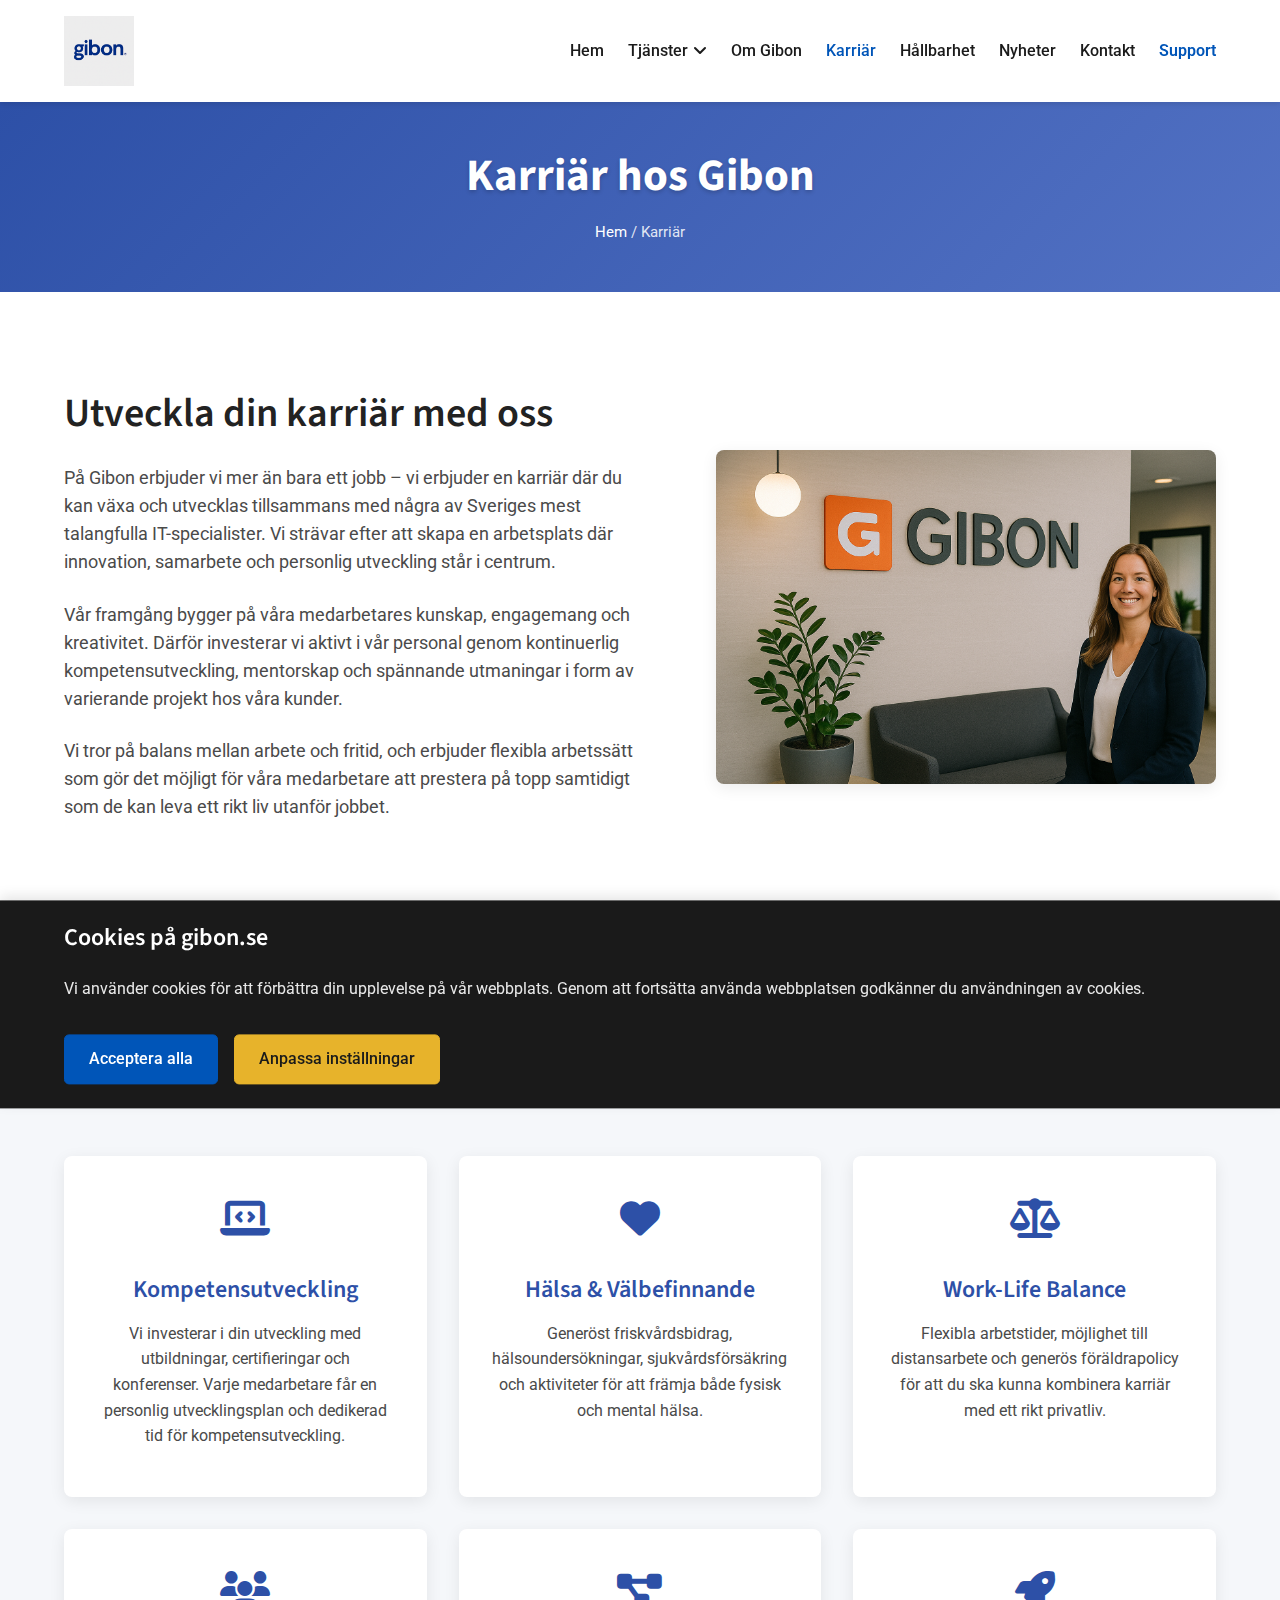
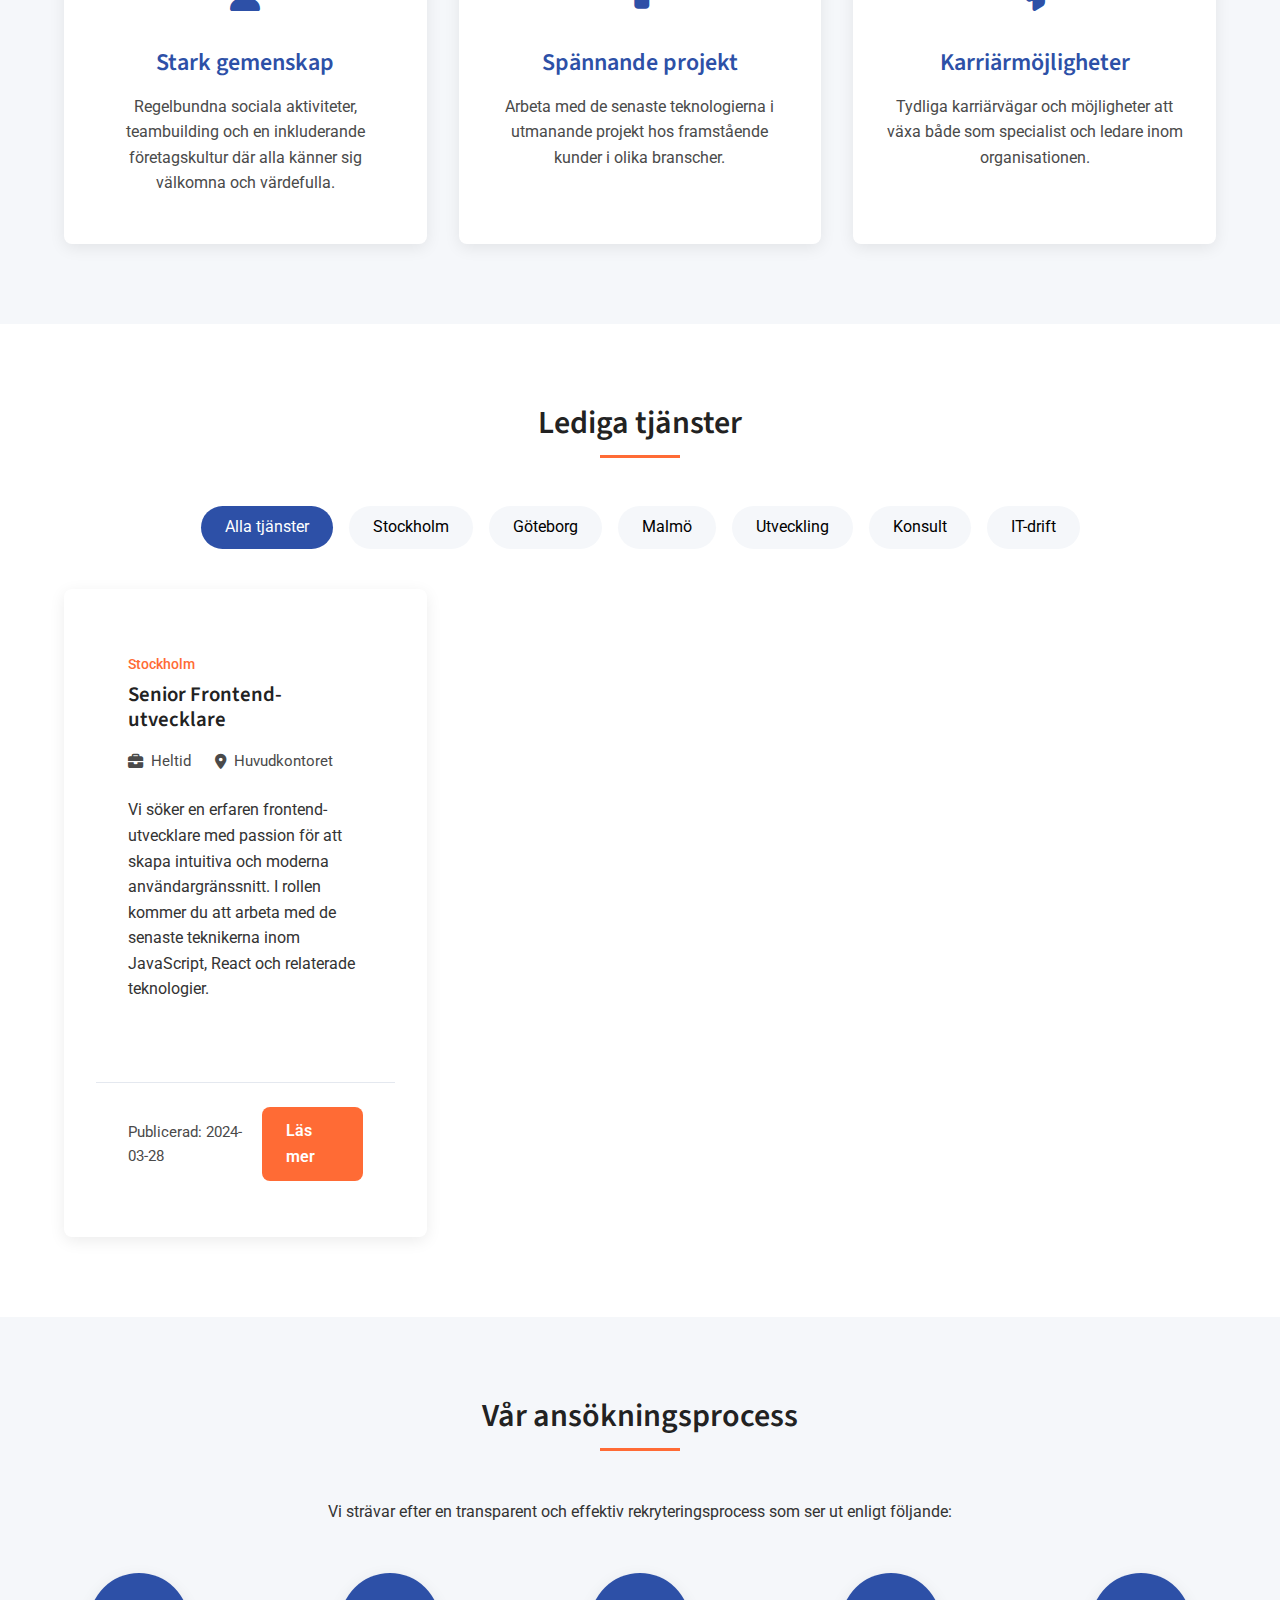
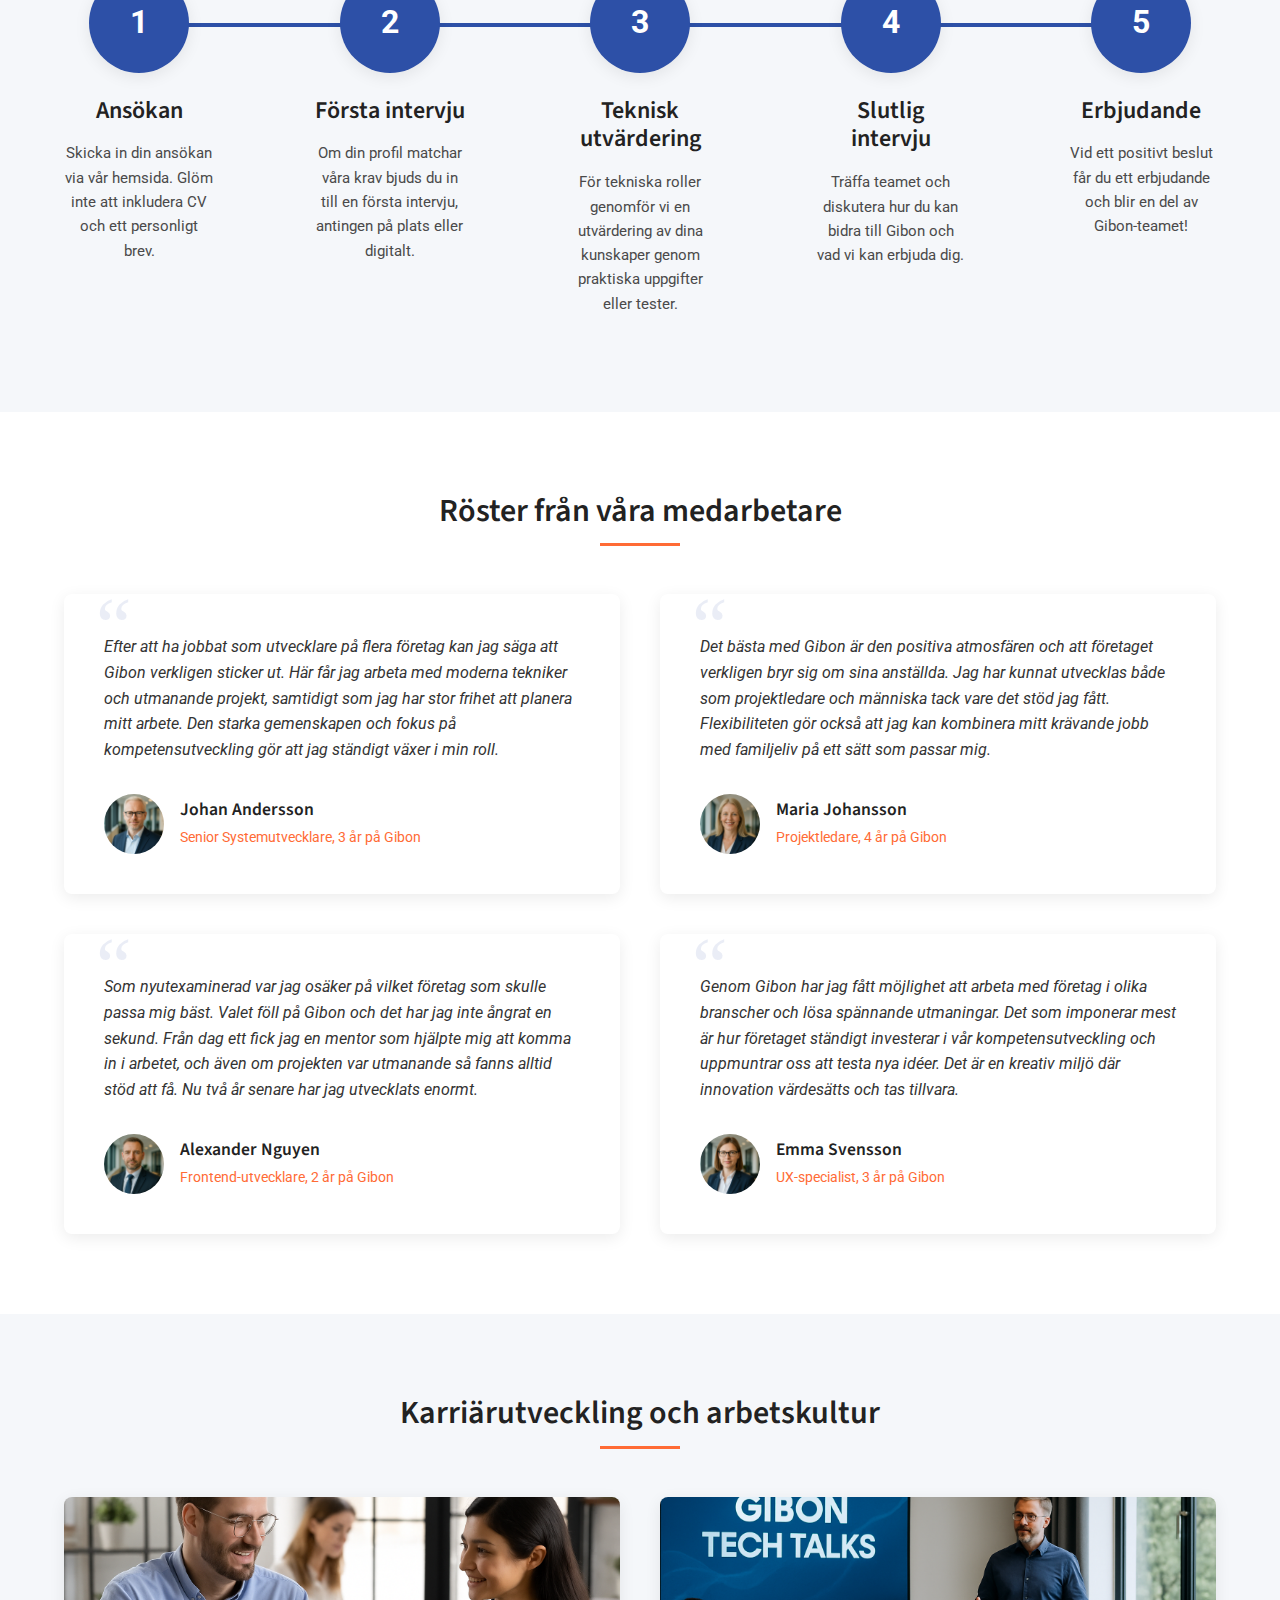
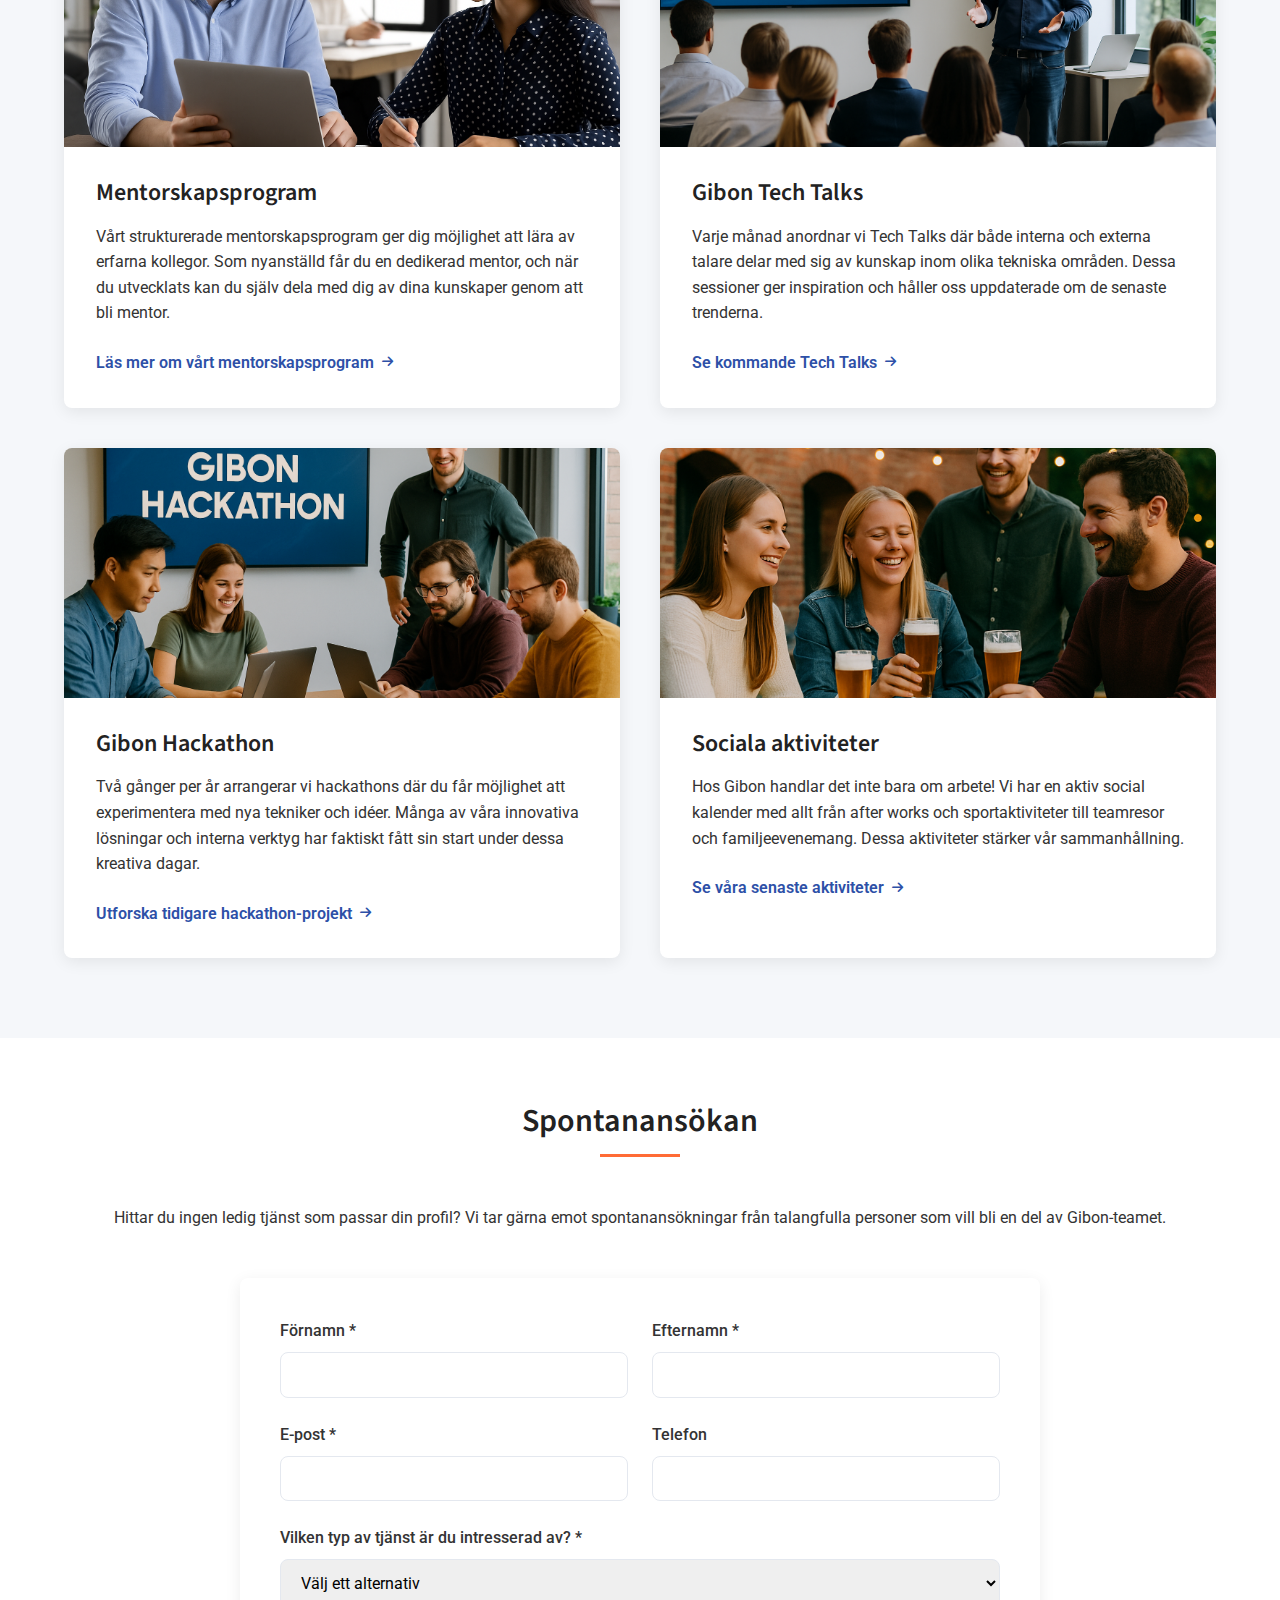
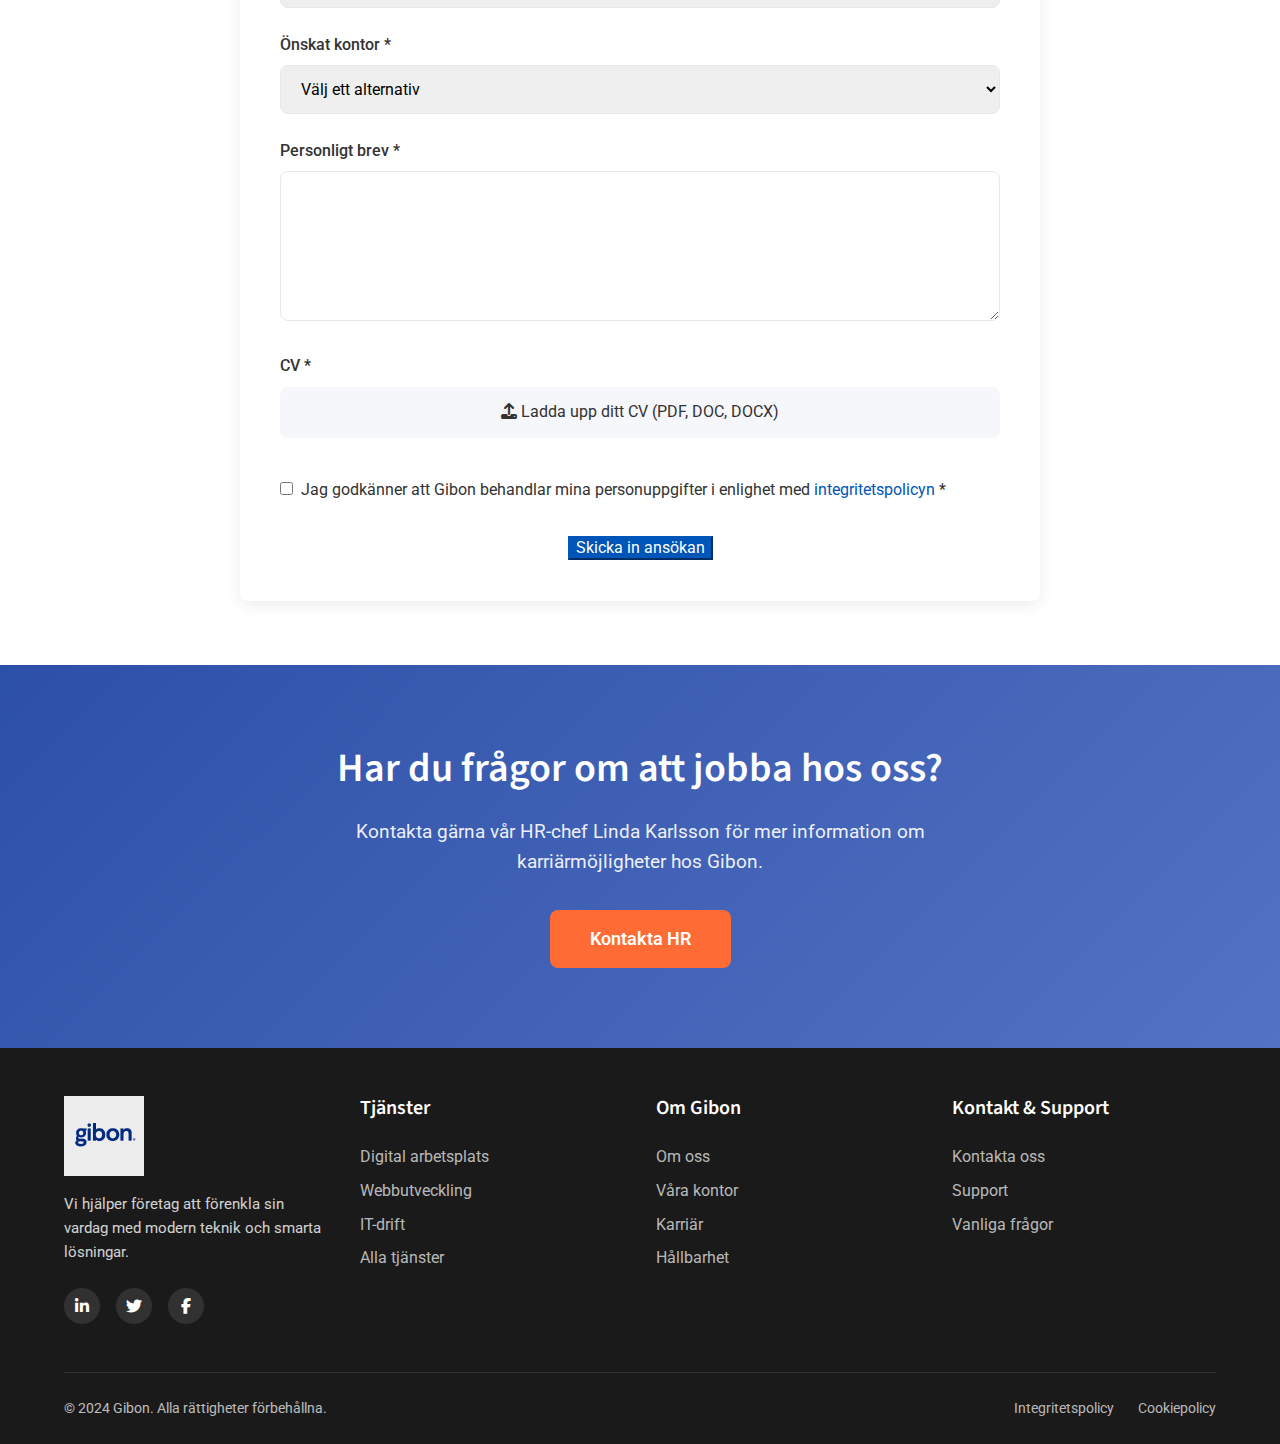
<file: karriar.html>
<!DOCTYPE html>
<html lang="sv">
<head>
    <meta charset="UTF-8">
    <meta name="viewport" content="width=device-width, initial-scale=1.0">
    <meta name="description" content="Karriär hos Gibon - bli en del av vårt team! Utforska våra lediga tjänster och möjligheter inom IT, digital arbetsplats och webbutveckling.">
    <title>Karriär | Gibon</title>
    <link rel="stylesheet" href="css/normalize.css">
    <link rel="stylesheet" href="css/style.css">
    <link rel="stylesheet" href="css/responsive.css">
    <link rel="preconnect" href="https://fonts.googleapis.com">
    <link rel="preconnect" href="https://fonts.gstatic.com" crossorigin>
    <link href="https://fonts.googleapis.com/css2?family=Roboto:wght@300;400;500;700&family=Source+Sans+Pro:wght@400;600;700&display=swap" rel="stylesheet">
    <!-- Font Awesome -->
    <link rel="stylesheet" href="https://cdnjs.cloudflare.com/ajax/libs/font-awesome/6.4.0/css/all.min.css">
    <!-- Schema.org strukturerad data -->
    <script type="application/ld+json">
    {
      "@context": "https://schema.org",
      "@type": "Organization",
      "name": "Gibon",
      "url": "https://gibon.se",
      "logo": "https://gibon.se/img/logo.svg",
      "description": "Gibon är ett ledande IT-företag som erbjuder tjänster inom digital arbetsplats, webbutveckling och IT-drift.",
      "foundingDate": "2012",
      "address": {
        "@type": "PostalAddress",
        "streetAddress": "Sveavägen 100",
        "addressLocality": "Stockholm",
        "postalCode": "113 50",
        "addressCountry": "SE"
      },
      "contactPoint": {
        "@type": "ContactPoint",
        "telephone": "+46-8-123456",
        "contactType": "customer service"
      },
      "sameAs": [
        "https://www.linkedin.com/company/gibon",
        "https://twitter.com/gibon",
        "https://www.facebook.com/gibon"
      ]
    }
    </script>
    <style>
    /* Stilar för karriärsidan */
    :root {
        --primary-color: #2d50a7;
        --secondary-color: #5372c4;
        --accent-color: #ff6b35;
        --light-gray: #f5f7fa;
        --medium-gray: #e4e8ef;
        --dark-gray: #4a4a4a;
        --text-color: #333;
        --border-radius: 8px;
        --box-shadow: 0 4px 16px rgba(0, 0, 0, 0.08);
        --transition: all 0.3s ease;
    }
    
    body {
        font-family: 'Roboto', sans-serif;
        color: var(--text-color);
        line-height: 1.6;
        background-color: #fff;
    }

    h1, h2, h3, h4, h5, h6 {
        font-family: 'Source Sans Pro', sans-serif;
        margin-top: 0;
        color: #222;
    }

    h1 { font-size: 2.5rem; margin-bottom: 1rem; }
    h2 { font-size: 2rem; margin-bottom: 1.5rem; }
    h3 { font-size: 1.5rem; margin-bottom: 1rem; }

    section {
        padding: 4rem 0;
    }

    .section-title {
        text-align: center;
        margin-bottom: 3rem;
        position: relative;
        padding-bottom: 1rem;
    }

    .section-title:after {
        content: '';
        position: absolute;
        bottom: 0;
        left: 50%;
        transform: translateX(-50%);
        width: 80px;
        height: 3px;
        background: var(--accent-color);
    }

    .container {
        max-width: 1200px;
        margin: 0 auto;
        padding: 0 1.5rem;
    }

    /* Page Header */
    .page-header {
        background: linear-gradient(135deg, var(--primary-color) 0%, var(--secondary-color) 100%);
        color: white;
        padding: 3rem 0;
        text-align: center;
    }

    .page-header h1 {
        margin: 0;
        color: white;
        font-weight: 700;
        font-size: 2.8rem;
        text-shadow: 0 2px 4px rgba(0, 0, 0, 0.2);
    }

    .breadcrumbs {
        color: rgba(255, 255, 255, 0.85);
        margin-top: 1rem;
        font-size: 0.95rem;
    }

    .breadcrumbs a {
        color: white;
        text-decoration: none;
        transition: var(--transition);
    }

    .breadcrumbs a:hover {
        text-decoration: underline;
    }

    /* Karriärintro */
    .career-intro {
        display: flex;
        align-items: center;
        gap: 4rem;
        margin: 2rem 0 4rem;
    }

    .career-intro-content {
        flex: 1;
    }

    .career-intro-content h2 {
        font-size: 2.5rem;
        margin-bottom: 1.5rem;
        line-height: 1.3;
    }

    .career-intro-content p {
        font-size: 1.1rem;
        margin-bottom: 1.5rem;
        color: var(--dark-gray);
    }

    .career-intro-image {
        flex: 1;
        max-width: 500px;
        border-radius: var(--border-radius);
        overflow: hidden;
        box-shadow: var(--box-shadow);
    }

    .career-intro-image img {
        width: 100%;
        height: auto;
        display: block;
    }

    /* Förmåner */
    .benefits-section {
        background-color: var(--light-gray);
        padding: 5rem 0;
    }

    .benefits-grid {
        display: grid;
        grid-template-columns: repeat(3, 1fr);
        gap: 2rem;
    }

    .benefit-card {
        background-color: white;
        padding: 2rem;
        border-radius: var(--border-radius);
        box-shadow: var(--box-shadow);
        text-align: center;
        transition: var(--transition);
    }

    .benefit-card:hover {
        transform: translateY(-5px);
    }

    .benefit-icon {
        font-size: 2.5rem;
        color: var(--primary-color);
        margin-bottom: 1.5rem;
    }

    .benefit-card h3 {
        margin-bottom: 1rem;
        color: var(--primary-color);
    }

    .benefit-card p {
        color: var(--dark-gray);
    }

    /* Lediga tjänster */
    .jobs-section {
        padding: 5rem 0;
    }

    .job-filter {
        margin-bottom: 2.5rem;
        display: flex;
        justify-content: center;
        flex-wrap: wrap;
        gap: 1rem;
    }

    .filter-btn {
        background-color: var(--light-gray);
        border: none;
        padding: 0.75rem 1.5rem;
        border-radius: 30px;
        font-size: 1rem;
        cursor: pointer;
        transition: var(--transition);
    }

    .filter-btn:hover, .filter-btn.active {
        background-color: var(--primary-color);
        color: white;
    }

    .jobs-grid {
        display: grid;
        grid-template-columns: repeat(auto-fill, minmax(350px, 1fr));
        gap: 2rem;
    }

    .job-card {
        background-color: white;
        border-radius: var(--border-radius);
        overflow: hidden;
        box-shadow: var(--box-shadow);
        transition: var(--transition);
        display: flex;
        flex-direction: column;
    }

    .job-card:hover {
        transform: translateY(-5px);
        box-shadow: 0 12px 24px rgba(0, 0, 0, 0.12);
    }

    .job-content {
        padding: 2rem;
        flex-grow: 1;
    }

    .job-location {
        color: var(--accent-color);
        font-weight: 500;
        display: block;
        margin-bottom: 0.5rem;
    }

    .job-card h3 {
        margin: 0 0 1rem;
        font-size: 1.3rem;
    }

    .job-card p {
        margin-bottom: 1.5rem;
    }

    .job-meta {
        display: flex;
        align-items: center;
        gap: 1.5rem;
        margin-bottom: 1.5rem;
        color: var(--dark-gray);
        font-size: 0.95rem;
    }

    .job-meta-item {
        display: flex;
        align-items: center;
        gap: 0.5rem;
    }

    .job-footer {
        padding: 1.5rem 2rem;
        border-top: 1px solid var(--medium-gray);
        display: flex;
        justify-content: space-between;
        align-items: center;
    }

    .job-date {
        color: var(--dark-gray);
        font-size: 0.95rem;
    }

    .job-apply {
        background-color: var(--accent-color);
        color: white;
        padding: 0.7rem 1.5rem;
        border-radius: var(--border-radius);
        text-decoration: none;
        font-weight: 600;
        transition: var(--transition);
        display: inline-block;
    }
    
    .job-apply:hover {
        background-color: #e85a26;
        transform: translateY(-2px);
    }

    /* Ansökningsprocess */
    .process-section {
        background-color: var(--light-gray);
        padding: 5rem 0;
    }

    .process-steps {
        display: flex;
        justify-content: space-between;
        margin-top: 3rem;
        position: relative;
    }

    .process-steps:before {
        content: '';
        position: absolute;
        top: 50px;
        left: 60px;
        right: 60px;
        height: 4px;
        background-color: var(--primary-color);
        z-index: 0;
    }

    .process-step {
        text-align: center;
        position: relative;
        z-index: 1;
        width: 150px;
    }

    .step-number {
        width: 100px;
        height: 100px;
        border-radius: 50%;
        background-color: var(--primary-color);
        display: flex;
        align-items: center;
        justify-content: center;
        margin: 0 auto 1.5rem;
        color: white;
        font-size: 2rem;
        font-weight: 700;
        box-shadow: var(--box-shadow);
    }

    .process-step h3 {
        margin-bottom: 1rem;
    }

    .process-step p {
        font-size: 0.95rem;
        color: var(--dark-gray);
    }

    /* Medarbetarröster */
    .testimonials-section {
        padding: 5rem 0;
    }

    .testimonials-grid {
        display: grid;
        grid-template-columns: repeat(2, 1fr);
        gap: 2.5rem;
    }

    .testimonial {
        background-color: white;
        padding: 2.5rem;
        border-radius: var(--border-radius);
        box-shadow: var(--box-shadow);
        position: relative;
    }

    .testimonial:before {
        content: '\201C';
        font-size: 5rem;
        position: absolute;
        top: 2rem;
        left: 2rem;
        color: rgba(45, 80, 167, 0.1);
        font-family: serif;
        line-height: 0;
    }

    .testimonial-content {
        font-style: italic;
        margin-bottom: 2rem;
        position: relative;
        z-index: 1;
    }

    .testimonial-author {
        display: flex;
        align-items: center;
        gap: 1rem;
    }

    .author-image {
        width: 60px;
        height: 60px;
        border-radius: 50%;
        overflow: hidden;
    }

    .author-image img {
        width: 100%;
        height: 100%;
        object-fit: cover;
    }

    .author-info h4 {
        margin: 0 0 0.25rem;
        font-size: 1.1rem;
        font-weight: 600;
    }

    .author-role {
        color: var(--accent-color);
        font-size: 0.9rem;
    }

    /* Initiativ-sektion */
    .initiatives-section {
        background-color: var(--light-gray);
        padding: 5rem 0;
    }

    .initiatives-grid {
        display: grid;
        grid-template-columns: repeat(2, 1fr);
        gap: 2.5rem;
    }

    .initiative-card {
        background-color: white;
        border-radius: var(--border-radius);
        overflow: hidden;
        box-shadow: var(--box-shadow);
        transition: var(--transition);
    }

    .initiative-card:hover {
        transform: translateY(-5px);
        box-shadow: 0 12px 24px rgba(0, 0, 0, 0.12);
    }

    .initiative-image {
        height: 250px;
        overflow: hidden;
    }

    .initiative-image img {
        width: 100%;
        height: 100%;
        object-fit: cover;
        transition: transform 0.5s ease;
    }

    .initiative-card:hover .initiative-image img {
        transform: scale(1.05);
    }

    .initiative-content {
        padding: 2rem;
    }

    .initiative-content h3 {
        margin-top: 0;
        margin-bottom: 1rem;
    }

    .initiative-content p {
        margin-bottom: 1.5rem;
    }

    .initiative-link {
        color: var(--primary-color);
        text-decoration: none;
        font-weight: 600;
        display: inline-flex;
        align-items: center;
        gap: 0.5rem;
        transition: var(--transition);
    }

    .initiative-link:hover {
        color: var(--accent-color);
    }

    .initiative-link i {
        font-size: 0.8rem;
    }

    /* CTA */
    .cta-section {
        background: linear-gradient(135deg, var(--primary-color) 0%, var(--secondary-color) 100%);
        color: white;
        text-align: center;
        padding: 5rem 0;
    }

    .cta-content h2 {
        color: white;
        margin-bottom: 1.5rem;
        font-size: 2.5rem;
    }

    .cta-content p {
        max-width: 600px;
        margin: 0 auto 2rem;
        font-size: 1.2rem;
        opacity: 0.9;
    }

    .cta-content .btn-primary {
        background-color: var(--accent-color);
        padding: 1rem 2.5rem;
        font-size: 1.1rem;
        display: inline-block;
        border-radius: var(--border-radius);
        text-decoration: none;
        font-weight: 600;
        text-align: center;
        transition: var(--transition);
        border: none;
        cursor: pointer;
        color: white;
    }
    
    .cta-content .btn-primary:hover {
        background-color: #e85a26;
        transform: translateY(-2px);
        box-shadow: 0 4px 12px rgba(255, 107, 53, 0.25);
    }

    /* Spontanansökan */
    .application-form {
        max-width: 800px;
        margin: 3rem auto 0;
        padding: 2.5rem;
        background-color: white;
        border-radius: var(--border-radius);
        box-shadow: var(--box-shadow);
    }

    .form-group {
        margin-bottom: 1.5rem;
    }

    .form-label {
        display: block;
        margin-bottom: 0.5rem;
        font-weight: 500;
        color: var(--text-color);
    }

    .form-control {
        width: 100%;
        padding: 0.8rem 1rem;
        font-size: 1rem;
        border: 1px solid var(--medium-gray);
        border-radius: var(--border-radius);
        transition: var(--transition);
    }

    .form-control:focus {
        outline: none;
        border-color: var(--primary-color);
        box-shadow: 0 0 0 2px rgba(45, 80, 167, 0.2);
    }

    .form-row {
        display: flex;
        gap: 1.5rem;
    }

    .form-row .form-group {
        flex: 1;
    }

    .form-check {
        display: flex;
        align-items: flex-start;
        gap: 0.5rem;
        margin-bottom: 1rem;
    }

    .form-check-input {
        margin-top: 0.3rem;
    }

    textarea.form-control {
        min-height: 150px;
        resize: vertical;
    }

    .form-submit {
        text-align: center;
        margin-top: 2rem;
    }

    .file-upload {
        position: relative;
        overflow: hidden;
        display: inline-block;
        width: 100%;
    }

    .file-upload-label {
        background-color: var(--light-gray);
        color: var(--text-color);
        padding: 0.8rem 1rem;
        border-radius: var(--border-radius);
        display: block;
        text-align: center;
        cursor: pointer;
        transition: var(--transition);
    }

    .file-upload-label:hover {
        background-color: var(--medium-gray);
    }

    .file-upload input[type="file"] {
        position: absolute;
        left: 0;
        top: 0;
        opacity: 0;
        width: 100%;
        height: 100%;
        cursor: pointer;
    }

    .file-name {
        margin-top: 0.5rem;
        font-size: 0.9rem;
        color: var(--dark-gray);
    }
    </style>
</head>
<body class="page-karriar">
    <!-- Cookie-banner -->
    <div id="cookie-consent" class="cookie-banner">
        <div class="container">
            <div class="cookie-content">
                <h3>Cookies på gibon.se</h3>
                <p>Vi använder cookies för att förbättra din upplevelse på vår webbplats. Genom att fortsätta använda webbplatsen godkänner du användningen av cookies.</p>
                <div class="cookie-actions">
                    <button id="accept-cookies" class="btn btn-primary">Acceptera alla</button>
                    <button id="customize-cookies" class="btn btn-secondary">Anpassa inställningar</button>
                </div>
            </div>
        </div>
    </div>

    <!-- Header -->
    <header class="site-header">
        <div class="container">
            <div class="header-inner">
                <div class="logo">
                    <a href="index.html">
                        <img src="img/logo.svg.png" alt="Gibon Logotyp" width="120" height="40">
                    </a>
                </div>
                <nav class="main-navigation">
                    <button class="menu-toggle" aria-controls="primary-menu" aria-expanded="false">
                        <span class="screen-reader-text">Meny</span>
                        <span class="hamburger"></span>
                    </button>
                    <ul id="primary-menu" class="menu">
                        <li class="menu-item"><a href="index.html">Hem</a></li>
                        <li class="menu-item has-children">
                            <a href="tjanster.html">Tjänster</a>
                            <ul class="sub-menu">
                                <li><a href="tjanster/digital-arbetsplats.html">Digital arbetsplats</a></li>
                                <li><a href="tjanster/webbutveckling.html">Webbutveckling</a></li>
                                <li><a href="tjanster/it-drift.html">IT-drift</a></li>
                            </ul>
                        </li>
                        <li class="menu-item"><a href="om-oss.html">Om Gibon</a></li>
                        <li class="menu-item current-menu-item"><a href="karriar.html">Karriär</a></li>
                        <li class="menu-item"><a href="hallbarhet.html">Hållbarhet</a></li>
                        <li class="menu-item"><a href="nyheter.html">Nyheter</a></li>
                        <li class="menu-item"><a href="kontakt.html">Kontakt</a></li>
                        <li class="menu-item highlight"><a href="support.html">Support</a></li>
                    </ul>
                </nav>
            </div>
        </div>
    </header>

    <!-- Sidhuvud -->
    <div class="page-header">
        <div class="container">
            <h1>Karriär hos Gibon</h1>
            <div class="breadcrumbs">
                <a href="index.html">Hem</a> / <span>Karriär</span>
            </div>
        </div>
    </div>

    <!-- Huvudinnehåll -->
    <main class="site-main">
        <!-- Introduktion -->
        <section class="section-intro">
            <div class="container">
                <div class="career-intro">
                    <div class="career-intro-content">
                        <h2>Utveckla din karriär med oss</h2>
                        <p>På Gibon erbjuder vi mer än bara ett jobb – vi erbjuder en karriär där du kan växa och utvecklas tillsammans med några av Sveriges mest talangfulla IT-specialister. Vi strävar efter att skapa en arbetsplats där innovation, samarbete och personlig utveckling står i centrum.</p>
                        <p>Vår framgång bygger på våra medarbetares kunskap, engagemang och kreativitet. Därför investerar vi aktivt i vår personal genom kontinuerlig kompetensutveckling, mentorskap och spännande utmaningar i form av varierande projekt hos våra kunder.</p>
                        <p>Vi tror på balans mellan arbete och fritid, och erbjuder flexibla arbetssätt som gör det möjligt för våra medarbetare att prestera på topp samtidigt som de kan leva ett rikt liv utanför jobbet.</p>
                    </div>
                    <div class="career-intro-image">
                        <img src="img/gibon_kontor.jpg.png" alt="Gibon arbetsplats" width="500" height="350">
                    </div>
                </div>
            </div>
        </section>

        <!-- Förmåner -->
        <section class="benefits-section">
            <div class="container">
                <h2 class="section-title">Förmåner hos Gibon</h2>
                <div class="benefits-grid">
                    <div class="benefit-card">
                        <div class="benefit-icon">
                            <i class="fas fa-laptop-code"></i>
                        </div>
                        <h3>Kompetensutveckling</h3>
                        <p>Vi investerar i din utveckling med utbildningar, certifieringar och konferenser. Varje medarbetare får en personlig utvecklingsplan och dedikerad tid för kompetensutveckling.</p>
                    </div>
                    <div class="benefit-card">
                        <div class="benefit-icon">
                            <i class="fas fa-heart"></i>
                        </div>
                        <h3>Hälsa & Välbefinnande</h3>
                        <p>Generöst friskvårdsbidrag, hälsoundersökningar, sjukvårdsförsäkring och aktiviteter för att främja både fysisk och mental hälsa.</p>
                    </div>
                    <div class="benefit-card">
                        <div class="benefit-icon">
                            <i class="fas fa-balance-scale"></i>
                        </div>
                        <h3>Work-Life Balance</h3>
                        <p>Flexibla arbetstider, möjlighet till distansarbete och generös föräldrapolicy för att du ska kunna kombinera karriär med ett rikt privatliv.</p>
                    </div>
                    <div class="benefit-card">
                        <div class="benefit-icon">
                            <i class="fas fa-users"></i>
                        </div>
                        <h3>Stark gemenskap</h3>
                        <p>Regelbundna sociala aktiviteter, teambuilding och en inkluderande företagskultur där alla känner sig välkomna och värdefulla.</p>
                    </div>
                    <div class="benefit-card">
                        <div class="benefit-icon">
                            <i class="fas fa-project-diagram"></i>
                        </div>
                        <h3>Spännande projekt</h3>
                        <p>Arbeta med de senaste teknologierna i utmanande projekt hos framstående kunder i olika branscher.</p>
                    </div>
                    <div class="benefit-card">
                        <div class="benefit-icon">
                            <i class="fas fa-rocket"></i>
                        </div>
                        <h3>Karriärmöjligheter</h3>
                        <p>Tydliga karriärvägar och möjligheter att växa både som specialist och ledare inom organisationen.</p>
                    </div>
                </div>
            </div>
        </section>

        <!-- Lediga tjänster -->
        <section class="jobs-section">
            <div class="container">
                <h2 class="section-title">Lediga tjänster</h2>
                
                <div class="job-filter">
                    <button class="filter-btn active">Alla tjänster</button>
                    <button class="filter-btn">Stockholm</button>
                    <button class="filter-btn">Göteborg</button>
                    <button class="filter-btn">Malmö</button>
                    <button class="filter-btn">Utveckling</button>
                    <button class="filter-btn">Konsult</button>
                    <button class="filter-btn">IT-drift</button>
                </div>
                
                <div class="jobs-grid">
                    <div class="job-card">
                        <div class="job-content">
                            <span class="job-location">Stockholm</span>
                            <h3>Senior Frontend-utvecklare</h3>
                            <div class="job-meta">
                                <div class="job-meta-item">
                                    <i class="fas fa-briefcase"></i>
                                    <span>Heltid</span>
                                </div>
                                <div class="job-meta-item">
                                    <i class="fas fa-map-marker-alt"></i>
                                    <span>Huvudkontoret</span>
                                </div>
                            </div>
                            <p>Vi söker en erfaren frontend-utvecklare med passion för att skapa intuitiva och moderna användargränssnitt. I rollen kommer du att arbeta med de senaste teknikerna inom JavaScript, React och relaterade teknologier.</p>
                        </div>
                        <div class="job-footer">
                            <div class="job-date">Publicerad: 2024-03-28</div>
                            <a href="karriar/ux-ui-designer.html" class="job-apply">Läs mer</a>
                        </div>
                    </div>
                </div>
            </div>
        </section>

        <!-- Ansökningsprocess -->
        <section class="process-section">
            <div class="container">
                <h2 class="section-title">Vår ansökningsprocess</h2>
                <p class="section-intro text-center">Vi strävar efter en transparent och effektiv rekryteringsprocess som ser ut enligt följande:</p>
                
                <div class="process-steps">
                    <div class="process-step">
                        <div class="step-number">1</div>
                        <h3>Ansökan</h3>
                        <p>Skicka in din ansökan via vår hemsida. Glöm inte att inkludera CV och ett personligt brev.</p>
                    </div>
                    <div class="process-step">
                        <div class="step-number">2</div>
                        <h3>Första intervju</h3>
                        <p>Om din profil matchar våra krav bjuds du in till en första intervju, antingen på plats eller digitalt.</p>
                    </div>
                    <div class="process-step">
                        <div class="step-number">3</div>
                        <h3>Teknisk utvärdering</h3>
                        <p>För tekniska roller genomför vi en utvärdering av dina kunskaper genom praktiska uppgifter eller tester.</p>
                    </div>
                    <div class="process-step">
                        <div class="step-number">4</div>
                        <h3>Slutlig intervju</h3>
                        <p>Träffa teamet och diskutera hur du kan bidra till Gibon och vad vi kan erbjuda dig.</p>
                    </div>
                    <div class="process-step">
                        <div class="step-number">5</div>
                        <h3>Erbjudande</h3>
                        <p>Vid ett positivt beslut får du ett erbjudande och blir en del av Gibon-teamet!</p>
                    </div>
                </div>
            </div>
        </section>

        <!-- Medarbetarröster -->
        <section class="testimonials-section">
            <div class="container">
                <h2 class="section-title">Röster från våra medarbetare</h2>
                
                <div class="testimonials-grid">
                    <div class="testimonial">
                        <div class="testimonial-content">
                            <p>Efter att ha jobbat som utvecklare på flera företag kan jag säga att Gibon verkligen sticker ut. Här får jag arbeta med moderna tekniker och utmanande projekt, samtidigt som jag har stor frihet att planera mitt arbete. Den starka gemenskapen och fokus på kompetensutveckling gör att jag ständigt växer i min roll.</p>
                        </div>
                        <div class="testimonial-author">
                            <div class="author-image">
                                <img src="img/erik_lindberg.png" alt="Johan Andersson" width="60" height="60">
                            </div>
                            <div class="author-info">
                                <h4>Johan Andersson</h4>
                                <span class="author-role">Senior Systemutvecklare, 3 år på Gibon</span>
                            </div>
                        </div>
                    </div>
                    
                    <div class="testimonial">
                        <div class="testimonial-content">
                            <p>Det bästa med Gibon är den positiva atmosfären och att företaget verkligen bryr sig om sina anställda. Jag har kunnat utvecklas både som projektledare och människa tack vare det stöd jag fått. Flexibiliteten gör också att jag kan kombinera mitt krävande jobb med familjeliv på ett sätt som passar mig.</p>
                        </div>
                        <div class="testimonial-author">
                            <div class="author-image">
                                <img src="img/linda_karlsson.png" alt="Maria Johansson" width="60" height="60">
                            </div>
                            <div class="author-info">
                                <h4>Maria Johansson</h4>
                                <span class="author-role">Projektledare, 4 år på Gibon</span>
                            </div>
                        </div>
                    </div>
                    
                    <div class="testimonial">
                        <div class="testimonial-content">
                            <p>Som nyutexaminerad var jag osäker på vilket företag som skulle passa mig bäst. Valet föll på Gibon och det har jag inte ångrat en sekund. Från dag ett fick jag en mentor som hjälpte mig att komma in i arbetet, och även om projekten var utmanande så fanns alltid stöd att få. Nu två år senare har jag utvecklats enormt.</p>
                        </div>
                        <div class="testimonial-author">
                            <div class="author-image">
                                <img src="img/markus_holm.png" alt="Alexander Nguyen" width="60" height="60">
                            </div>
                            <div class="author-info">
                                <h4>Alexander Nguyen</h4>
                                <span class="author-role">Frontend-utvecklare, 2 år på Gibon</span>
                            </div>
                        </div>
                    </div>
                    
                    <div class="testimonial">
                        <div class="testimonial-content">
                            <p>Genom Gibon har jag fått möjlighet att arbeta med företag i olika branscher och lösa spännande utmaningar. Det som imponerar mest är hur företaget ständigt investerar i vår kompetensutveckling och uppmuntrar oss att testa nya idéer. Det är en kreativ miljö där innovation värdesätts och tas tillvara.</p>
                        </div>
                        <div class="testimonial-author">
                            <div class="author-image">
                                <img src="img/sofia_bergstrom.png" alt="Emma Svensson" width="60" height="60">
                            </div>
                            <div class="author-info">
                                <h4>Emma Svensson</h4>
                                <span class="author-role">UX-specialist, 3 år på Gibon</span>
                            </div>
                        </div>
                    </div>
                </div>
            </div>
        </section>

        <!-- Karriärutveckling och aktiviteter -->
        <section class="initiatives-section">
            <div class="container">
                <h2 class="section-title">Karriärutveckling och arbetskultur</h2>
                
                <div class="initiatives-grid">
                    <div class="initiative-card">
                        <div class="initiative-image">
                            <img src="img/mentor_programmet.png" alt="Mentorskapsprogram" width="500" height="250">
                        </div>
                        <div class="initiative-content">
                            <h3>Mentorskapsprogram</h3>
                            <p>Vårt strukturerade mentorskapsprogram ger dig möjlighet att lära av erfarna kollegor. Som nyanställd får du en dedikerad mentor, och när du utvecklats kan du själv dela med dig av dina kunskaper genom att bli mentor.</p>
                            <a href="#" class="initiative-link">Läs mer om vårt mentorskapsprogram <i class="fas fa-arrow-right"></i></a>
                        </div>
                    </div>
                    
                    <div class="initiative-card">
                        <div class="initiative-image">
                            <img src="img/tech-talk.png" alt="Tech Talks" width="500" height="250">
                        </div>
                        <div class="initiative-content">
                            <h3>Gibon Tech Talks</h3>
                            <p>Varje månad anordnar vi Tech Talks där både interna och externa talare delar med sig av kunskap inom olika tekniska områden. Dessa sessioner ger inspiration och håller oss uppdaterade om de senaste trenderna.</p>
                            <a href="#" class="initiative-link">Se kommande Tech Talks <i class="fas fa-arrow-right"></i></a>
                        </div>
                    </div>
                    
                    <div class="initiative-card">
                        <div class="initiative-image">
                            <img src="img/hackaton.png" alt="Hackathon" width="500" height="250">
                        </div>
                        <div class="initiative-content">
                            <h3>Gibon Hackathon</h3>
                            <p>Två gånger per år arrangerar vi hackathons där du får möjlighet att experimentera med nya tekniker och idéer. Många av våra innovativa lösningar och interna verktyg har faktiskt fått sin start under dessa kreativa dagar.</p>
                            <a href="#" class="initiative-link">Utforska tidigare hackathon-projekt <i class="fas fa-arrow-right"></i></a>
                        </div>
                    </div>
                    
                    <div class="initiative-card">
                        <div class="initiative-image">
                            <img src="img/sociala-sammanhang.png" alt="Sociala aktiviteter" width="500" height="250">
                        </div>
                        <div class="initiative-content">
                            <h3>Sociala aktiviteter</h3>
                            <p>Hos Gibon handlar det inte bara om arbete! Vi har en aktiv social kalender med allt från after works och sportaktiviteter till teamresor och familjeevenemang. Dessa aktiviteter stärker vår sammanhållning.</p>
                            <a href="#" class="initiative-link">Se våra senaste aktiviteter <i class="fas fa-arrow-right"></i></a>
                        </div>
                    </div>
                </div>
            </div>
        </section>

        <!-- Spontanansökan -->
        <section class="open-application-section">
            <div class="container">
                <h2 class="section-title">Spontanansökan</h2>
                <p class="text-center">Hittar du ingen ledig tjänst som passar din profil? Vi tar gärna emot spontanansökningar från talangfulla personer som vill bli en del av Gibon-teamet.</p>
                
                <div class="application-form">
                    <form id="spontan-form" action="#" method="post">
                        <div class="form-row">
                            <div class="form-group">
                                <label for="first-name" class="form-label">Förnamn *</label>
                                <input type="text" id="first-name" name="first-name" class="form-control" required>
                            </div>
                            <div class="form-group">
                                <label for="last-name" class="form-label">Efternamn *</label>
                                <input type="text" id="last-name" name="last-name" class="form-control" required>
                            </div>
                        </div>
                        
                        <div class="form-row">
                            <div class="form-group">
                                <label for="email" class="form-label">E-post *</label>
                                <input type="email" id="email" name="email" class="form-control" required>
                            </div>
                            <div class="form-group">
                                <label for="phone" class="form-label">Telefon</label>
                                <input type="tel" id="phone" name="phone" class="form-control">
                            </div>
                        </div>
                        
                        <div class="form-group">
                            <label for="position" class="form-label">Vilken typ av tjänst är du intresserad av? *</label>
                            <select id="position" name="position" class="form-control" required>
                                <option value="">Välj ett alternativ</option>
                                <option value="utvecklare">Utvecklare</option>
                                <option value="projektledare">Projektledare</option>
                                <option value="ux-designer">UX/UI Designer</option>
                                <option value="devops">DevOps</option>
                                <option value="it-drift">IT-drift</option>
                                <option value="annat">Annat</option>
                            </select>
                        </div>
                        
                        <div class="form-group">
                            <label for="office" class="form-label">Önskat kontor *</label>
                            <select id="office" name="office" class="form-control" required>
                                <option value="">Välj ett alternativ</option>
                                <option value="stockholm">Stockholm</option>
                                <option value="goteborg">Göteborg</option>
                                <option value="malmo">Malmö</option>
                                <option value="remote">Distans/Remote</option>
                            </select>
                        </div>
                        
                        <div class="form-group">
                            <label for="message" class="form-label">Personligt brev *</label>
                            <textarea id="message" name="message" class="form-control" required></textarea>
                        </div>
                        
                        <div class="form-group">
                            <label class="form-label">CV *</label>
                            <div class="file-upload">
                                <label for="cv-file" class="file-upload-label">
                                    <i class="fas fa-upload"></i> Ladda upp ditt CV (PDF, DOC, DOCX)
                                </label>
                                <input type="file" id="cv-file" name="cv-file" accept=".pdf,.doc,.docx" required>
                                <div id="file-name" class="file-name"></div>
                            </div>
                        </div>
                        
                        <div class="form-group">
                            <div class="form-check">
                                <input type="checkbox" id="consent" name="consent" class="form-check-input" required>
                                <label for="consent" class="form-check-label">Jag godkänner att Gibon behandlar mina personuppgifter i enlighet med <a href="integritetspolicy.html">integritetspolicyn</a> *</label>
                            </div>
                        </div>
                        
                        <div class="form-submit">
                            <button type="submit" class="btn-primary">Skicka in ansökan</button>
                        </div>
                    </form>
                </div>
            </div>
        </section>

        <!-- CTA -->
        <section class="cta-section">
            <div class="container">
                <div class="cta-content">
                    <h2>Har du frågor om att jobba hos oss?</h2>
                    <p>Kontakta gärna vår HR-chef Linda Karlsson för mer information om karriärmöjligheter hos Gibon.</p>
                    <a href="mailto:linda.karlsson@gibon.se" class="btn btn-primary">Kontakta HR</a>
                </div>
            </div>
        </section>
    </main>

    <!-- Footer -->
    <footer class="site-footer">
        <div class="container">
            <div class="footer-widgets">
                <div class="footer-widget">
                    <div class="footer-logo">
                        <img src="img/logo.svg.png" alt="Gibon" width="120" height="40">
                    </div>
                    <p>Vi hjälper företag att förenkla sin vardag med modern teknik och smarta lösningar.</p>
                    <div class="social-links">
                        <a href="https://www.linkedin.com/company/gibon" aria-label="LinkedIn"><i class="fab fa-linkedin-in"></i></a>
                        <a href="https://twitter.com/gibon" aria-label="Twitter"><i class="fab fa-twitter"></i></a>
                        <a href="https://www.facebook.com/gibon" aria-label="Facebook"><i class="fab fa-facebook-f"></i></a>
                    </div>
                </div>
                <div class="footer-widget">
                    <h3 class="widget-title">Tjänster</h3>
                    <ul class="footer-menu">
                        <li><a href="tjanster/digital-arbetsplats.html">Digital arbetsplats</a></li>
                        <li><a href="tjanster/webbutveckling.html">Webbutveckling</a></li>
                        <li><a href="tjanster/it-drift.html">IT-drift</a></li>
                        <li><a href="tjanster.html">Alla tjänster</a></li>
                    </ul>
                </div>
                <div class="footer-widget">
                    <h3 class="widget-title">Om Gibon</h3>
                    <ul class="footer-menu">
                        <li><a href="om-oss.html">Om oss</a></li>
                        <li><a href="kontor.html">Våra kontor</a></li>
                        <li><a href="karriar.html">Karriär</a></li>
                        <li><a href="hallbarhet.html">Hållbarhet</a></li>
                    </ul>
                </div>
                <div class="footer-widget">
                    <h3 class="widget-title">Kontakt &amp; Support</h3>
                    <ul class="footer-menu">
                        <li><a href="kontakt.html">Kontakta oss</a></li>
                        <li><a href="support.html">Support</a></li>
                        <li><a href="faq.html">Vanliga frågor</a></li>
                    </ul>
                </div>
            </div>
            <div class="footer-bottom">
                <div class="copyright">
                    &copy; 2024 Gibon. Alla rättigheter förbehållna.
                </div>
                <div class="footer-links">
                    <a href="integritetspolicy.html">Integritetspolicy</a>
                    <a href="cookiepolicy.html">Cookiepolicy</a>
                </div>
            </div>
        </div>
    </footer>

    <!-- Scripts -->
    <script src="js/main.js"></script>
    <script src="js/cookie-consent.js"></script>
    <script>
        // Filuppladdning - visa filnamn
        document.getElementById('cv-file').addEventListener('change', function() {
            const fileName = this.files[0].name;
            document.getElementById('file-name').textContent = fileName;
        });

        // Enkelt filtreringssystem för jobbkort
        document.querySelectorAll('.filter-btn').forEach(button => {
            button.addEventListener('click', function() {
                // Ta bort active-klassen från alla knappar
                document.querySelectorAll('.filter-btn').forEach(btn => {
                    btn.classList.remove('active');
                });
                
                // Lägg till active-klassen på den klickade knappen
                this.classList.add('active');
                
                // Här skulle logiken för att filtrera jobb komma i en verklig implementation
                // För denna demo så gör vi ingenting mer än att visa den aktiva knappen
            });
        });
    </script>
</body>
</html>
</file>
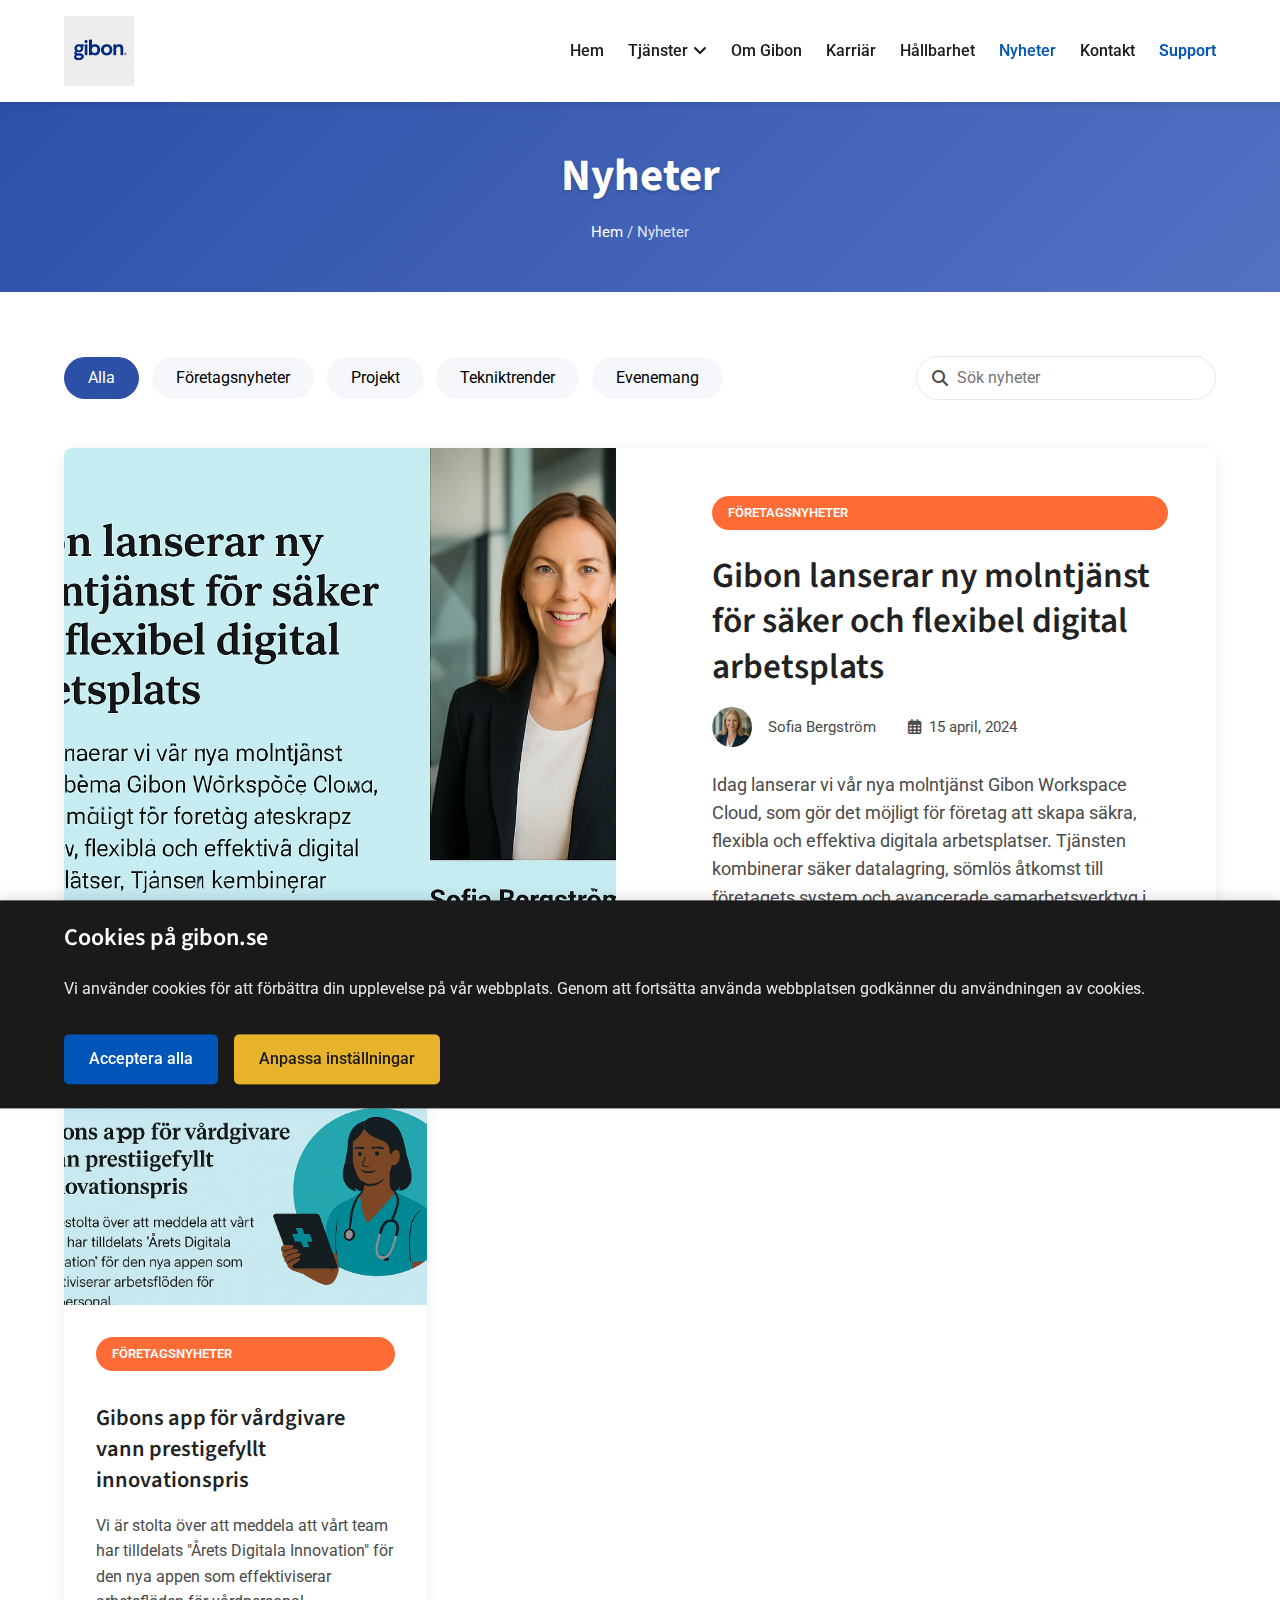
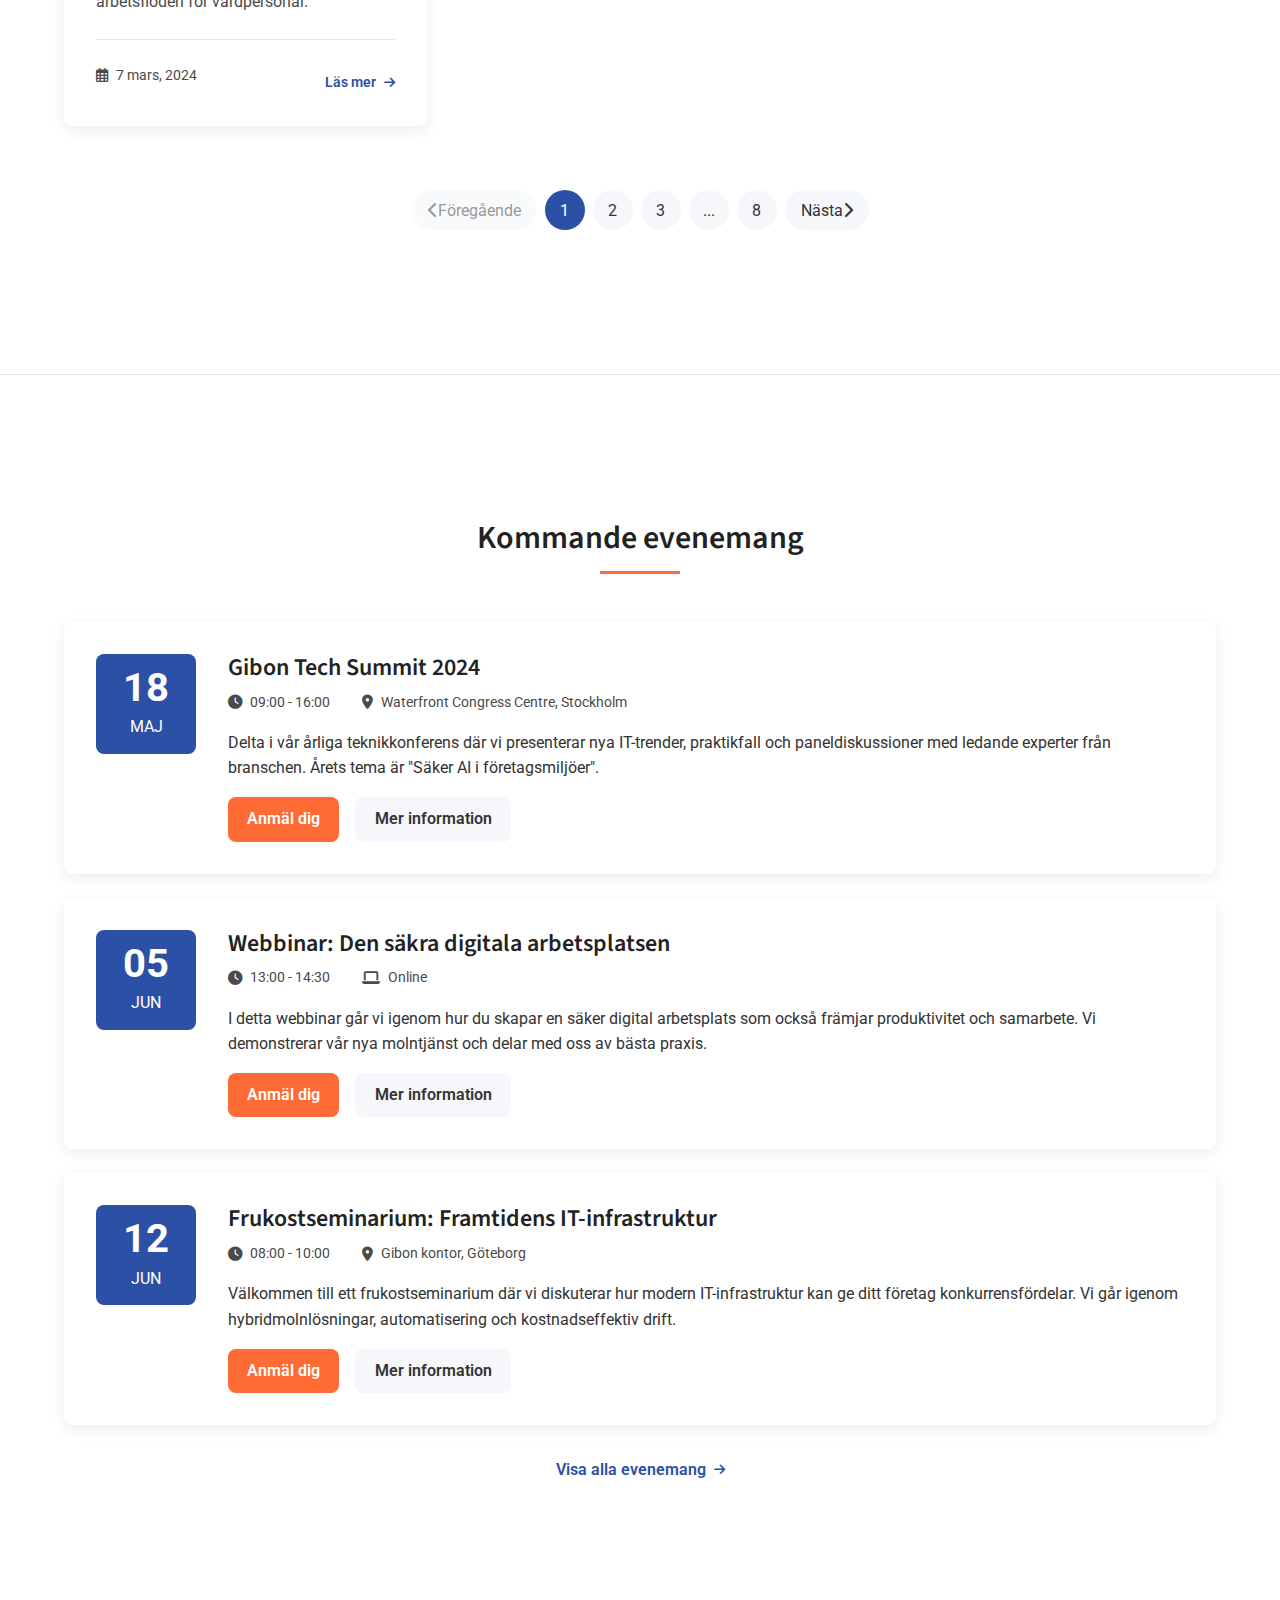
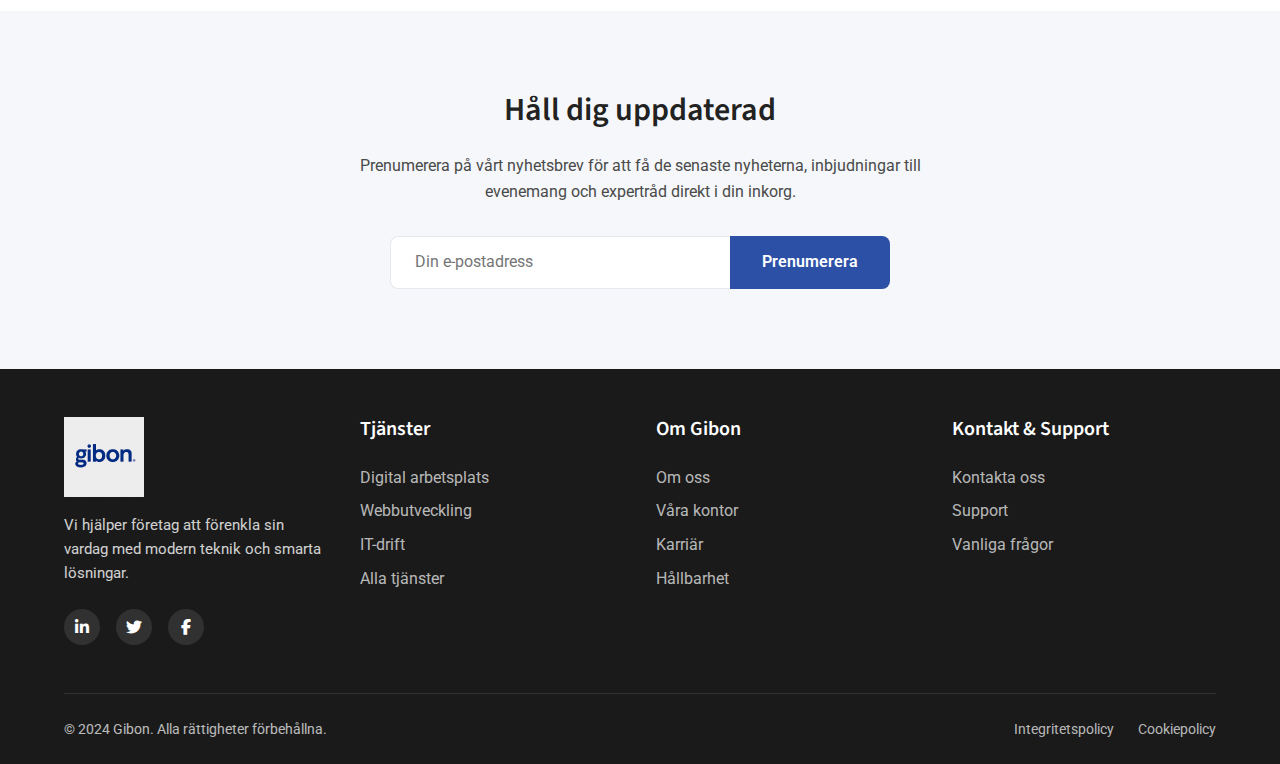
<file: nyheter.html>
<!DOCTYPE html>
<html lang="sv">
<head>
    <meta charset="UTF-8">
    <meta name="viewport" content="width=device-width, initial-scale=1.0">
    <meta name="description" content="Nyheter från Gibon - håll dig uppdaterad om våra senaste projekt, händelser och branschnyheter inom IT, webbutveckling och digital arbetsplats.">
    <title>Nyheter | Gibon</title>
    <link rel="stylesheet" href="css/normalize.css">
    <link rel="stylesheet" href="css/style.css">
    <link rel="stylesheet" href="css/responsive.css">
    <link rel="preconnect" href="https://fonts.googleapis.com">
    <link rel="preconnect" href="https://fonts.gstatic.com" crossorigin>
    <link href="https://fonts.googleapis.com/css2?family=Roboto:wght@300;400;500;700&family=Source+Sans+Pro:wght@400;600;700&display=swap" rel="stylesheet">
    <!-- Font Awesome -->
    <link rel="stylesheet" href="https://cdnjs.cloudflare.com/ajax/libs/font-awesome/6.4.0/css/all.min.css">
    <!-- Schema.org strukturerad data -->
    <script type="application/ld+json">
    {
      "@context": "https://schema.org",
      "@type": "Organization",
      "name": "Gibon",
      "url": "https://gibon.se",
      "logo": "https://gibon.se/img/logo.svg",
      "description": "Gibon är ett ledande IT-företag som erbjuder tjänster inom digital arbetsplats, webbutveckling och IT-drift.",
      "foundingDate": "2012",
      "address": {
        "@type": "PostalAddress",
        "streetAddress": "Sveavägen 100",
        "addressLocality": "Stockholm",
        "postalCode": "113 50",
        "addressCountry": "SE"
      },
      "contactPoint": {
        "@type": "ContactPoint",
        "telephone": "+46-8-123456",
        "contactType": "customer service"
      },
      "sameAs": [
        "https://www.linkedin.com/company/gibon",
        "https://twitter.com/gibon",
        "https://www.facebook.com/gibon"
      ]
    }
    </script>
    <style>
    /* Stilar för nyhetssidan */
    :root {
        --primary-color: #2d50a7;
        --secondary-color: #5372c4;
        --accent-color: #ff6b35;
        --light-gray: #f5f7fa;
        --medium-gray: #e4e8ef;
        --dark-gray: #4a4a4a;
        --text-color: #333;
        --border-radius: 8px;
        --box-shadow: 0 4px 16px rgba(0, 0, 0, 0.08);
        --transition: all 0.3s ease;
    }
    
    body {
        font-family: 'Roboto', sans-serif;
        color: var(--text-color);
        line-height: 1.6;
        background-color: #fff;
    }

    h1, h2, h3, h4, h5, h6 {
        font-family: 'Source Sans Pro', sans-serif;
        margin-top: 0;
        color: #222;
    }

    h1 { font-size: 2.5rem; margin-bottom: 1rem; }
    h2 { font-size: 2rem; margin-bottom: 1.5rem; }
    h3 { font-size: 1.5rem; margin-bottom: 1rem; }

    section {
        padding: 4rem 0;
    }

    .section-title {
        text-align: center;
        margin-bottom: 3rem;
        position: relative;
        padding-bottom: 1rem;
    }

    .section-title:after {
        content: '';
        position: absolute;
        bottom: 0;
        left: 50%;
        transform: translateX(-50%);
        width: 80px;
        height: 3px;
        background: var(--accent-color);
    }

    .container {
        max-width: 1200px;
        margin: 0 auto;
        padding: 0 1.5rem;
    }

    /* Page Header */
    .page-header {
        background: linear-gradient(135deg, var(--primary-color) 0%, var(--secondary-color) 100%);
        color: white;
        padding: 3rem 0;
        text-align: center;
    }

    .page-header h1 {
        margin: 0;
        color: white;
        font-weight: 700;
        font-size: 2.8rem;
        text-shadow: 0 2px 4px rgba(0, 0, 0, 0.2);
    }

    .breadcrumbs {
        color: rgba(255, 255, 255, 0.85);
        margin-top: 1rem;
        font-size: 0.95rem;
    }

    .breadcrumbs a {
        color: white;
        text-decoration: none;
        transition: var(--transition);
    }

    .breadcrumbs a:hover {
        text-decoration: underline;
    }

    /* Nyhetsfiltrering */
    .news-filters {
        display: flex;
        justify-content: space-between;
        align-items: center;
        margin-bottom: 3rem;
        flex-wrap: wrap;
        gap: 1rem;
    }

    .filter-categories {
        display: flex;
        flex-wrap: wrap;
        gap: 0.8rem;
    }

    .filter-btn {
        background-color: var(--light-gray);
        border: none;
        padding: 0.75rem 1.5rem;
        border-radius: 30px;
        font-size: 1rem;
        cursor: pointer;
        transition: var(--transition);
    }

    .filter-btn:hover, .filter-btn.active {
        background-color: var(--primary-color);
        color: white;
    }

    .search-container {
        position: relative;
        max-width: 300px;
        width: 100%;
    }

    .search-input {
        width: 100%;
        padding: 0.75rem 1rem 0.75rem 2.5rem;
        border: 1px solid var(--medium-gray);
        border-radius: 30px;
        font-size: 1rem;
        transition: var(--transition);
    }

    .search-input:focus {
        outline: none;
        border-color: var(--primary-color);
        box-shadow: 0 0 0 3px rgba(45, 80, 167, 0.1);
    }

    .search-icon {
        position: absolute;
        left: 1rem;
        top: 50%;
        transform: translateY(-50%);
        color: var(--dark-gray);
    }

    /* Huvudnyhetssektion */
    .featured-news {
        margin-bottom: 4rem;
    }

    .featured-article {
        display: grid;
        grid-template-columns: 1fr 1fr;
        gap: 3rem;
        background-color: white;
        border-radius: var(--border-radius);
        overflow: hidden;
        box-shadow: var(--box-shadow);
    }

    .featured-image {
        height: 100%;
        min-height: 400px;
        overflow: hidden;
    }

    .featured-image img {
        width: 100%;
        height: 100%;
        object-fit: cover;
        transition: transform 0.5s ease;
    }

    .featured-article:hover .featured-image img {
        transform: scale(1.05);
    }

    .featured-content {
        padding: 3rem;
        display: flex;
        flex-direction: column;
        justify-content: center;
    }

    .article-category {
        display: inline-block;
        background-color: var(--accent-color);
        color: white;
        padding: 0.4rem 1rem;
        border-radius: 20px;
        font-size: 0.8rem;
        font-weight: 600;
        margin-bottom: 1.5rem;
        text-transform: uppercase;
    }

    .article-category.event {
        background-color: #4caf50;
    }

    .article-category.tech {
        background-color: #2196f3;
    }

    .article-category.company {
        background-color: var(--accent-color);
    }

    .article-category.project {
        background-color: #9c27b0;
    }

    .featured-content h2 {
        font-size: 2.2rem;
        margin-bottom: 1rem;
        line-height: 1.3;
    }

    .featured-content p {
        margin-bottom: 1.5rem;
        color: var(--dark-gray);
        font-size: 1.1rem;
    }

    .article-meta {
        display: flex;
        align-items: center;
        margin-bottom: 1.5rem;
        color: var(--dark-gray);
        font-size: 0.95rem;
    }

    .article-author {
        display: flex;
        align-items: center;
        margin-right: 2rem;
    }

    .author-avatar {
        width: 40px;
        height: 40px;
        border-radius: 50%;
        overflow: hidden;
        margin-right: 1rem;
    }

    .author-avatar img {
        width: 100%;
        height: 100%;
        object-fit: cover;
    }

    .article-date {
        display: flex;
        align-items: center;
    }

    .article-date i {
        margin-right: 0.5rem;
    }

    .article-link {
        display: inline-flex;
        align-items: center;
        color: var(--primary-color);
        text-decoration: none;
        font-weight: 600;
        gap: 0.5rem;
        margin-top: auto;
        transition: var(--transition);
    }

    .article-link:hover {
        color: var(--accent-color);
    }

    .article-link i {
        font-size: 0.8rem;
    }

    /* Nyhetsgrid */
    .news-grid {
        display: grid;
        grid-template-columns: repeat(3, 1fr);
        gap: 2rem;
    }

    .news-card {
        background-color: white;
        border-radius: var(--border-radius);
        overflow: hidden;
        box-shadow: var(--box-shadow);
        transition: var(--transition);
        display: flex;
        flex-direction: column;
    }

    .news-card:hover {
        transform: translateY(-5px);
        box-shadow: 0 12px 24px rgba(0, 0, 0, 0.12);
    }

    .news-image {
        height: 200px;
        overflow: hidden;
    }

    .news-image img {
        width: 100%;
        height: 100%;
        object-fit: cover;
        transition: transform 0.5s ease;
    }

    .news-card:hover .news-image img {
        transform: scale(1.05);
    }

    .news-content {
        padding: 2rem;
        flex-grow: 1;
        display: flex;
        flex-direction: column;
    }

    .news-content h3 {
        font-size: 1.4rem;
        margin-top: 0.5rem;
        margin-bottom: 1rem;
        line-height: 1.4;
    }

    .news-content p {
        margin-bottom: 1.5rem;
        color: var(--dark-gray);
    }

    .news-meta {
        margin-top: auto;
        display: flex;
        justify-content: space-between;
        align-items: center;
        padding-top: 1.5rem;
        border-top: 1px solid var(--medium-gray);
        font-size: 0.9rem;
    }

    .news-date {
        color: var(--dark-gray);
        display: flex;
        align-items: center;
        gap: 0.5rem;
    }

    /* Paginering */
    .pagination {
        display: flex;
        justify-content: center;
        margin-top: 4rem;
        gap: 0.5rem;
    }

    .page-link {
        display: flex;
        align-items: center;
        justify-content: center;
        width: 40px;
        height: 40px;
        border-radius: 50%;
        background-color: var(--light-gray);
        color: var(--text-color);
        text-decoration: none;
        transition: var(--transition);
    }

    .page-link:hover, .page-link.active {
        background-color: var(--primary-color);
        color: white;
    }

    .page-link.prev, .page-link.next {
        width: auto;
        padding: 0 1rem;
        border-radius: 20px;
    }

    .page-link.disabled {
        opacity: 0.5;
        cursor: not-allowed;
    }

    /* Prenumerationssektion */
    .subscribe-section {
        background-color: var(--light-gray);
        padding: 5rem 0;
        text-align: center;
        margin-top: 4rem;
    }

    .subscribe-content {
        max-width: 600px;
        margin: 0 auto;
    }

    .subscribe-content h2 {
        margin-bottom: 1.5rem;
    }

    .subscribe-content p {
        margin-bottom: 2rem;
        color: var(--dark-gray);
    }

    .subscribe-form {
        display: flex;
        max-width: 500px;
        margin: 0 auto;
    }

    .form-input {
        flex-grow: 1;
        padding: 1rem 1.5rem;
        border: 1px solid var(--medium-gray);
        border-right: none;
        border-top-left-radius: var(--border-radius);
        border-bottom-left-radius: var(--border-radius);
        font-size: 1rem;
        transition: var(--transition);
    }

    .form-input:focus {
        outline: none;
        border-color: var(--primary-color);
    }

    .btn-subscribe {
        background-color: var(--primary-color);
        color: white;
        padding: 1rem 2rem;
        border: none;
        border-top-right-radius: var(--border-radius);
        border-bottom-right-radius: var(--border-radius);
        font-weight: 600;
        cursor: pointer;
        transition: var(--transition);
    }

    .btn-subscribe:hover {
        background-color: var(--secondary-color);
    }

    /* Evenemang */
    .events-section {
        margin-top: 5rem;
    }

    .events-list {
        display: flex;
        flex-direction: column;
        gap: 1.5rem;
    }

    .event-card {
        display: flex;
        gap: 2rem;
        background-color: white;
        padding: 2rem;
        border-radius: var(--border-radius);
        box-shadow: var(--box-shadow);
        transition: var(--transition);
    }

    .event-card:hover {
        transform: translateY(-3px);
        box-shadow: 0 12px 24px rgba(0, 0, 0, 0.12);
    }

    .event-date-box {
        flex: 0 0 100px;
        height: 100px;
        border-radius: var(--border-radius);
        background-color: var(--primary-color);
        color: white;
        display: flex;
        flex-direction: column;
        align-items: center;
        justify-content: center;
        text-align: center;
    }

    .event-day {
        font-size: 2.5rem;
        font-weight: 700;
        line-height: 1;
    }

    .event-month {
        font-size: 1rem;
        text-transform: uppercase;
        margin-top: 0.4rem;
    }

    .event-content {
        flex: 1;
    }

    .event-content h3 {
        margin-top: 0;
        margin-bottom: 0.5rem;
    }

    .event-meta {
        display: flex;
        gap: 2rem;
        margin-bottom: 1rem;
        color: var(--dark-gray);
        font-size: 0.9rem;
    }

    .event-meta-item {
        display: flex;
        align-items: center;
        gap: 0.5rem;
    }

    .event-content p {
        margin-bottom: 1rem;
    }

    .event-actions {
        display: flex;
        gap: 1rem;
    }

    .btn-register {
        display: inline-block;
        background-color: var(--accent-color);
        color: white;
        padding: 0.6rem 1.2rem;
        border-radius: var(--border-radius);
        text-decoration: none;
        font-weight: 600;
        transition: var(--transition);
    }

    .btn-register:hover {
        background-color: #e85a26;
    }

    .btn-details {
        display: inline-block;
        background-color: var(--light-gray);
        color: var(--text-color);
        padding: 0.6rem 1.2rem;
        border-radius: var(--border-radius);
        text-decoration: none;
        font-weight: 600;
        transition: var(--transition);
    }

    .btn-details:hover {
        background-color: var(--medium-gray);
    }

    .section-divider {
        height: 1px;
        background-color: var(--medium-gray);
        margin: 5rem 0;
    }
    </style>
</head>
<body class="page-nyheter">
    <!-- Cookie-banner -->
    <div id="cookie-consent" class="cookie-banner">
        <div class="container">
            <div class="cookie-content">
                <h3>Cookies på gibon.se</h3>
                <p>Vi använder cookies för att förbättra din upplevelse på vår webbplats. Genom att fortsätta använda webbplatsen godkänner du användningen av cookies.</p>
                <div class="cookie-actions">
                    <button id="accept-cookies" class="btn btn-primary">Acceptera alla</button>
                    <button id="customize-cookies" class="btn btn-secondary">Anpassa inställningar</button>
                </div>
            </div>
        </div>
    </div>

    <!-- Header -->
    <header class="site-header">
        <div class="container">
            <div class="header-inner">
                <div class="logo">
                    <a href="index.html">
                        <img src="img/logo.svg.png" alt="Gibon Logotyp" width="120" height="40">
                    </a>
                </div>
                <nav class="main-navigation">
                    <button class="menu-toggle" aria-controls="primary-menu" aria-expanded="false">
                        <span class="screen-reader-text">Meny</span>
                        <span class="hamburger"></span>
                    </button>
                    <ul id="primary-menu" class="menu">
                        <li class="menu-item"><a href="index.html">Hem</a></li>
                        <li class="menu-item has-children">
                            <a href="tjanster.html">Tjänster</a>
                            <ul class="sub-menu">
                                <li><a href="tjanster/digital-arbetsplats.html">Digital arbetsplats</a></li>
                                <li><a href="tjanster/webbutveckling.html">Webbutveckling</a></li>
                                <li><a href="tjanster/it-drift.html">IT-drift</a></li>
                            </ul>
                        </li>
                        <li class="menu-item"><a href="om-oss.html">Om Gibon</a></li>
                        <li class="menu-item"><a href="karriar.html">Karriär</a></li>
                        <li class="menu-item"><a href="hallbarhet.html">Hållbarhet</a></li>
                        <li class="menu-item current-menu-item"><a href="nyheter.html">Nyheter</a></li>
                        <li class="menu-item"><a href="kontakt.html">Kontakt</a></li>
                        <li class="menu-item highlight"><a href="support.html">Support</a></li>
                    </ul>
                </nav>
            </div>
        </div>
    </header>

    <!-- Sidhuvud -->
    <div class="page-header">
        <div class="container">
            <h1>Nyheter</h1>
            <div class="breadcrumbs">
                <a href="index.html">Hem</a> / <span>Nyheter</span>
            </div>
        </div>
    </div>

    <!-- Huvudinnehåll -->
    <main class="site-main">
        <section class="news-section">
            <div class="container">
                <!-- Filtreringssystem -->
                <div class="news-filters">
                    <div class="filter-categories">
                        <button class="filter-btn active">Alla</button>
                        <button class="filter-btn">Företagsnyheter</button>
                        <button class="filter-btn">Projekt</button>
                        <button class="filter-btn">Tekniktrender</button>
                        <button class="filter-btn">Evenemang</button>
                    </div>
                    
                    <div class="search-container">
                        <i class="fas fa-search search-icon"></i>
                        <input type="text" class="search-input" placeholder="Sök nyheter">
                    </div>
                </div>
                
                <!-- Huvudnyhet -->
                <div class="featured-news">
                    <article class="featured-article">
                        <div class="featured-image">
                            <img src="img/ny_molntjanst.png" alt="Gibon lanserar ny molntjänst" width="400" height="200">
                        </div>
                        <div class="featured-content">
                            <span class="article-category company">Företagsnyheter</span>
                            <h2>Gibon lanserar ny molntjänst för säker och flexibel digital arbetsplats</h2>
                            <div class="article-meta">
                                <div class="article-author">
                                    <div class="author-avatar">
                                        <img src="img/linda_karlsson.png" alt="Sofia Bergström" width="600" height="400">
                                    </div>
                                    <span>Sofia Bergström</span>
                                </div>
                                <div class="article-date">
                                    <i class="far fa-calendar-alt"></i>
                                    <span>15 april, 2024</span>
                                </div>
                            </div>
                            <p>Idag lanserar vi vår nya molntjänst Gibon Workspace Cloud, som gör det möjligt för företag att skapa säkra, flexibla och effektiva digitala arbetsplatser. Tjänsten kombinerar säker datalagring, sömlös åtkomst till företagets system och avancerade samarbetsverktyg i en integrerad lösning.</p>
                            <a href="nyheter/gibon-lanserar-ny-molntjanst.html" class="article-link">Läs mer <i class="fas fa-arrow-right"></i></a>
                        </div>
                    </article>
                </div>
                
                <!-- Nyhetsgrid -->
                <div class="news-grid">
                    <article class="news-card">
                        <div class="news-image">
                            <img src="img/nyhet_tva.png" alt="Gibon expanderar" width="400" height="200">
                        </div>
                        <div class="news-content">
                            <span class="article-category company">Företagsnyheter</span>
                            <h3>Gibons app för vårdgivare vann prestigefyllt innovationspris</h3>
                            <p>Vi är stolta över att meddela att vårt team har tilldelats "Årets Digitala Innovation" för den nya appen som effektiviserar arbetsflöden för vårdpersonal.</p>
                            <div class="news-meta">
                                <div class="news-date">
                                    <i class="far fa-calendar-alt"></i>
                                    <span>7 mars, 2024</span>
                                </div>
                                <a href="nyheter/gibon-vinner-innovationspris.html" class="article-link">Läs mer <i class="fas fa-arrow-right"></i></a>
                            </div>
                        </div>
                    </article>
                </div>
                
                <!-- Paginering -->
                <div class="pagination">
                    <a href="#" class="page-link prev disabled">
                        <i class="fas fa-chevron-left"></i> Föregående
                    </a>
                    <a href="#" class="page-link active">1</a>
                    <a href="#" class="page-link">2</a>
                    <a href="#" class="page-link">3</a>
                    <span class="page-link">...</span>
                    <a href="#" class="page-link">8</a>
                    <a href="#" class="page-link next">
                        Nästa <i class="fas fa-chevron-right"></i>
                    </a>
                </div>
            </div>
        </section>
        
        <div class="section-divider"></div>
        
        <!-- Kommande evenemang -->
        <section class="events-section">
            <div class="container">
                <h2 class="section-title">Kommande evenemang</h2>
                
                <div class="events-list">
                    <div class="event-card">
                        <div class="event-date-box">
                            <span class="event-day">18</span>
                            <span class="event-month">maj</span>
                        </div>
                        <div class="event-content">
                            <h3>Gibon Tech Summit 2024</h3>
                            <div class="event-meta">
                                <div class="event-meta-item">
                                    <i class="fas fa-clock"></i>
                                    <span>09:00 - 16:00</span>
                                </div>
                                <div class="event-meta-item">
                                    <i class="fas fa-map-marker-alt"></i>
                                    <span>Waterfront Congress Centre, Stockholm</span>
                                </div>
                            </div>
                            <p>Delta i vår årliga teknikkonferens där vi presenterar nya IT-trender, praktikfall och paneldiskussioner med ledande experter från branschen. Årets tema är "Säker AI i företagsmiljöer".</p>
                            <div class="event-actions">
                                <a href="evenemang/tech-summit-2024.html" class="btn-register">Anmäl dig</a>
                                <a href="evenemang/tech-summit-2024.html" class="btn-details">Mer information</a>
                            </div>
                        </div>
                    </div>
                    
                    <div class="event-card">
                        <div class="event-date-box">
                            <span class="event-day">05</span>
                            <span class="event-month">jun</span>
                        </div>
                        <div class="event-content">
                            <h3>Webbinar: Den säkra digitala arbetsplatsen</h3>
                            <div class="event-meta">
                                <div class="event-meta-item">
                                    <i class="fas fa-clock"></i>
                                    <span>13:00 - 14:30</span>
                                </div>
                                <div class="event-meta-item">
                                    <i class="fas fa-laptop"></i>
                                    <span>Online</span>
                                </div>
                            </div>
                            <p>I detta webbinar går vi igenom hur du skapar en säker digital arbetsplats som också främjar produktivitet och samarbete. Vi demonstrerar vår nya molntjänst och delar med oss av bästa praxis.</p>
                            <div class="event-actions">
                                <a href="evenemang/webbinar-saker-digital-arbetsplats.html" class="btn-register">Anmäl dig</a>
                                <a href="evenemang/webbinar-saker-digital-arbetsplats.html" class="btn-details">Mer information</a>
                            </div>
                        </div>
                    </div>
                    
                    <div class="event-card">
                        <div class="event-date-box">
                            <span class="event-day">12</span>
                            <span class="event-month">jun</span>
                        </div>
                        <div class="event-content">
                            <h3>Frukostseminarium: Framtidens IT-infrastruktur</h3>
                            <div class="event-meta">
                                <div class="event-meta-item">
                                    <i class="fas fa-clock"></i>
                                    <span>08:00 - 10:00</span>
                                </div>
                                <div class="event-meta-item">
                                    <i class="fas fa-map-marker-alt"></i>
                                    <span>Gibon kontor, Göteborg</span>
                                </div>
                            </div>
                            <p>Välkommen till ett frukostseminarium där vi diskuterar hur modern IT-infrastruktur kan ge ditt företag konkurrensfördelar. Vi går igenom hybridmolnlösningar, automatisering och kostnadseffektiv drift.</p>
                            <div class="event-actions">
                                <a href="evenemang/frukostseminarium-it-infrastruktur.html" class="btn-register">Anmäl dig</a>
                                <a href="evenemang/frukostseminarium-it-infrastruktur.html" class="btn-details">Mer information</a>
                            </div>
                        </div>
                    </div>
                </div>
                
                <div class="text-center" style="margin-top: 2rem;">
                    <a href="evenemang.html" class="article-link">Visa alla evenemang <i class="fas fa-arrow-right"></i></a>
                </div>
            </div>
        </section>
        
        <!-- Prenumerationssektion -->
        <section class="subscribe-section">
            <div class="container">
                <div class="subscribe-content">
                    <h2>Håll dig uppdaterad</h2>
                    <p>Prenumerera på vårt nyhetsbrev för att få de senaste nyheterna, inbjudningar till evenemang och expertråd direkt i din inkorg.</p>
                    <form class="subscribe-form">
                        <input type="email" class="form-input" placeholder="Din e-postadress" required>
                        <button type="submit" class="btn-subscribe">Prenumerera</button>
                    </form>
                </div>
            </div>
        </section>
    </main>

    <!-- Footer -->
    <footer class="site-footer">
        <div class="container">
            <div class="footer-widgets">
                <div class="footer-widget">
                    <div class="footer-logo">
                        <img src="img/logo.svg.png" alt="Gibon" width="120" height="40">
                    </div>
                    <p>Vi hjälper företag att förenkla sin vardag med modern teknik och smarta lösningar.</p>
                    <div class="social-links">
                        <a href="https://www.linkedin.com/company/gibon" aria-label="LinkedIn"><i class="fab fa-linkedin-in"></i></a>
                        <a href="https://twitter.com/gibon" aria-label="Twitter"><i class="fab fa-twitter"></i></a>
                        <a href="https://www.facebook.com/gibon" aria-label="Facebook"><i class="fab fa-facebook-f"></i></a>
                    </div>
                </div>
                <div class="footer-widget">
                    <h3 class="widget-title">Tjänster</h3>
                    <ul class="footer-menu">
                        <li><a href="tjanster/digital-arbetsplats.html">Digital arbetsplats</a></li>
                        <li><a href="tjanster/webbutveckling.html">Webbutveckling</a></li>
                        <li><a href="tjanster/it-drift.html">IT-drift</a></li>
                        <li><a href="tjanster.html">Alla tjänster</a></li>
                    </ul>
                </div>
                <div class="footer-widget">
                    <h3 class="widget-title">Om Gibon</h3>
                    <ul class="footer-menu">
                        <li><a href="om-oss.html">Om oss</a></li>
                        <li><a href="kontor.html">Våra kontor</a></li>
                        <li><a href="karriar.html">Karriär</a></li>
                        <li><a href="hallbarhet.html">Hållbarhet</a></li>
                    </ul>
                </div>
                <div class="footer-widget">
                    <h3 class="widget-title">Kontakt &amp; Support</h3>
                    <ul class="footer-menu">
                        <li><a href="kontakt.html">Kontakta oss</a></li>
                        <li><a href="support.html">Support</a></li>
                        <li><a href="faq.html">Vanliga frågor</a></li>
                    </ul>
                </div>
            </div>
            <div class="footer-bottom">
                <div class="copyright">
                    &copy; 2024 Gibon. Alla rättigheter förbehållna.
                </div>
                <div class="footer-links">
                    <a href="integritetspolicy.html">Integritetspolicy</a>
                    <a href="cookiepolicy.html">Cookiepolicy</a>
                </div>
            </div>
        </div>
    </footer>

    <!-- Scripts -->
    <script src="js/main.js"></script>
    <script src="js/cookie-consent.js"></script>
    <script>
        // Filtreringsfunktion för nyhetskategorierna
        document.querySelectorAll('.filter-btn').forEach(button => {
            button.addEventListener('click', function() {
                // Ta bort active-klassen från alla knappar
                document.querySelectorAll('.filter-btn').forEach(btn => {
                    btn.classList.remove('active');
                });
                
                // Lägg till active-klassen på den klickade knappen
                this.classList.add('active');
                
                // Här skulle logiken för att filtrera nyheter komma i en verklig implementation
                // För denna demo så gör vi ingenting mer än att visa den aktiva knappen
            });
        });
    </script>
</body>
</html>
</file>
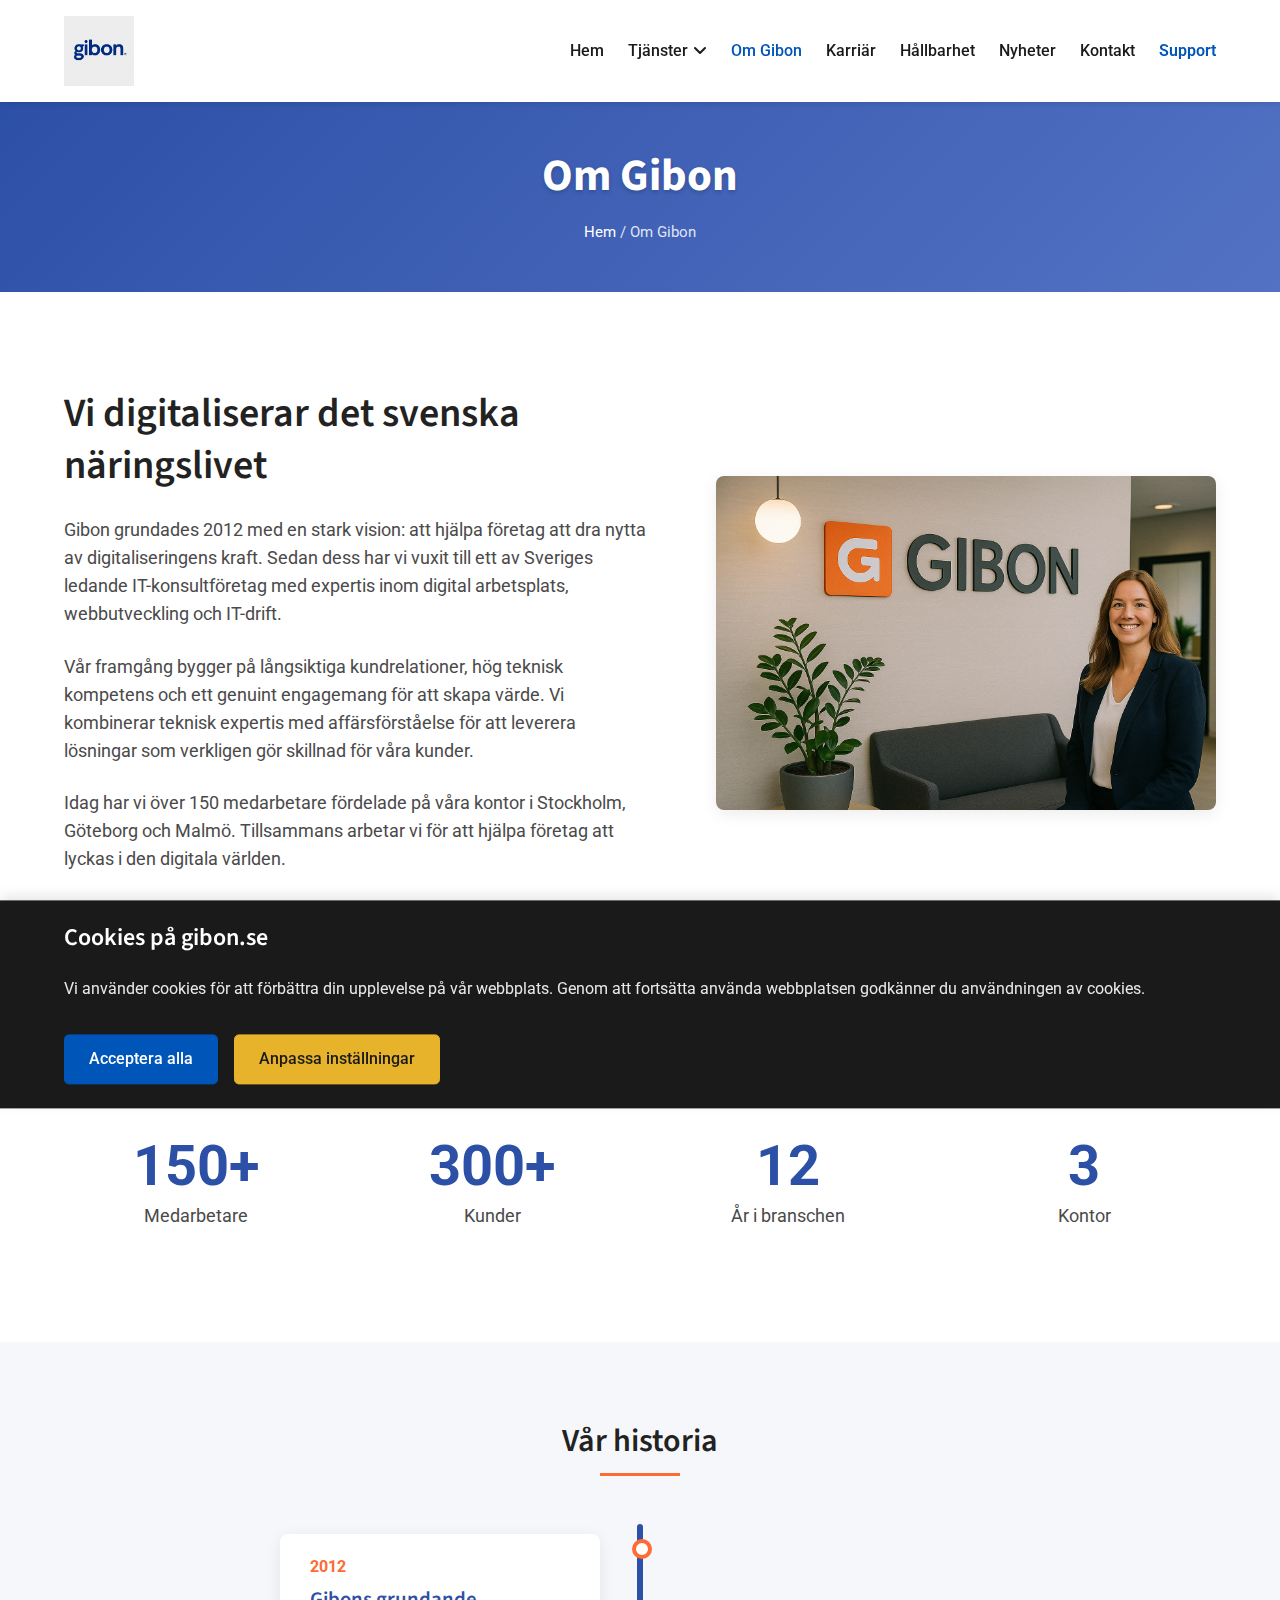
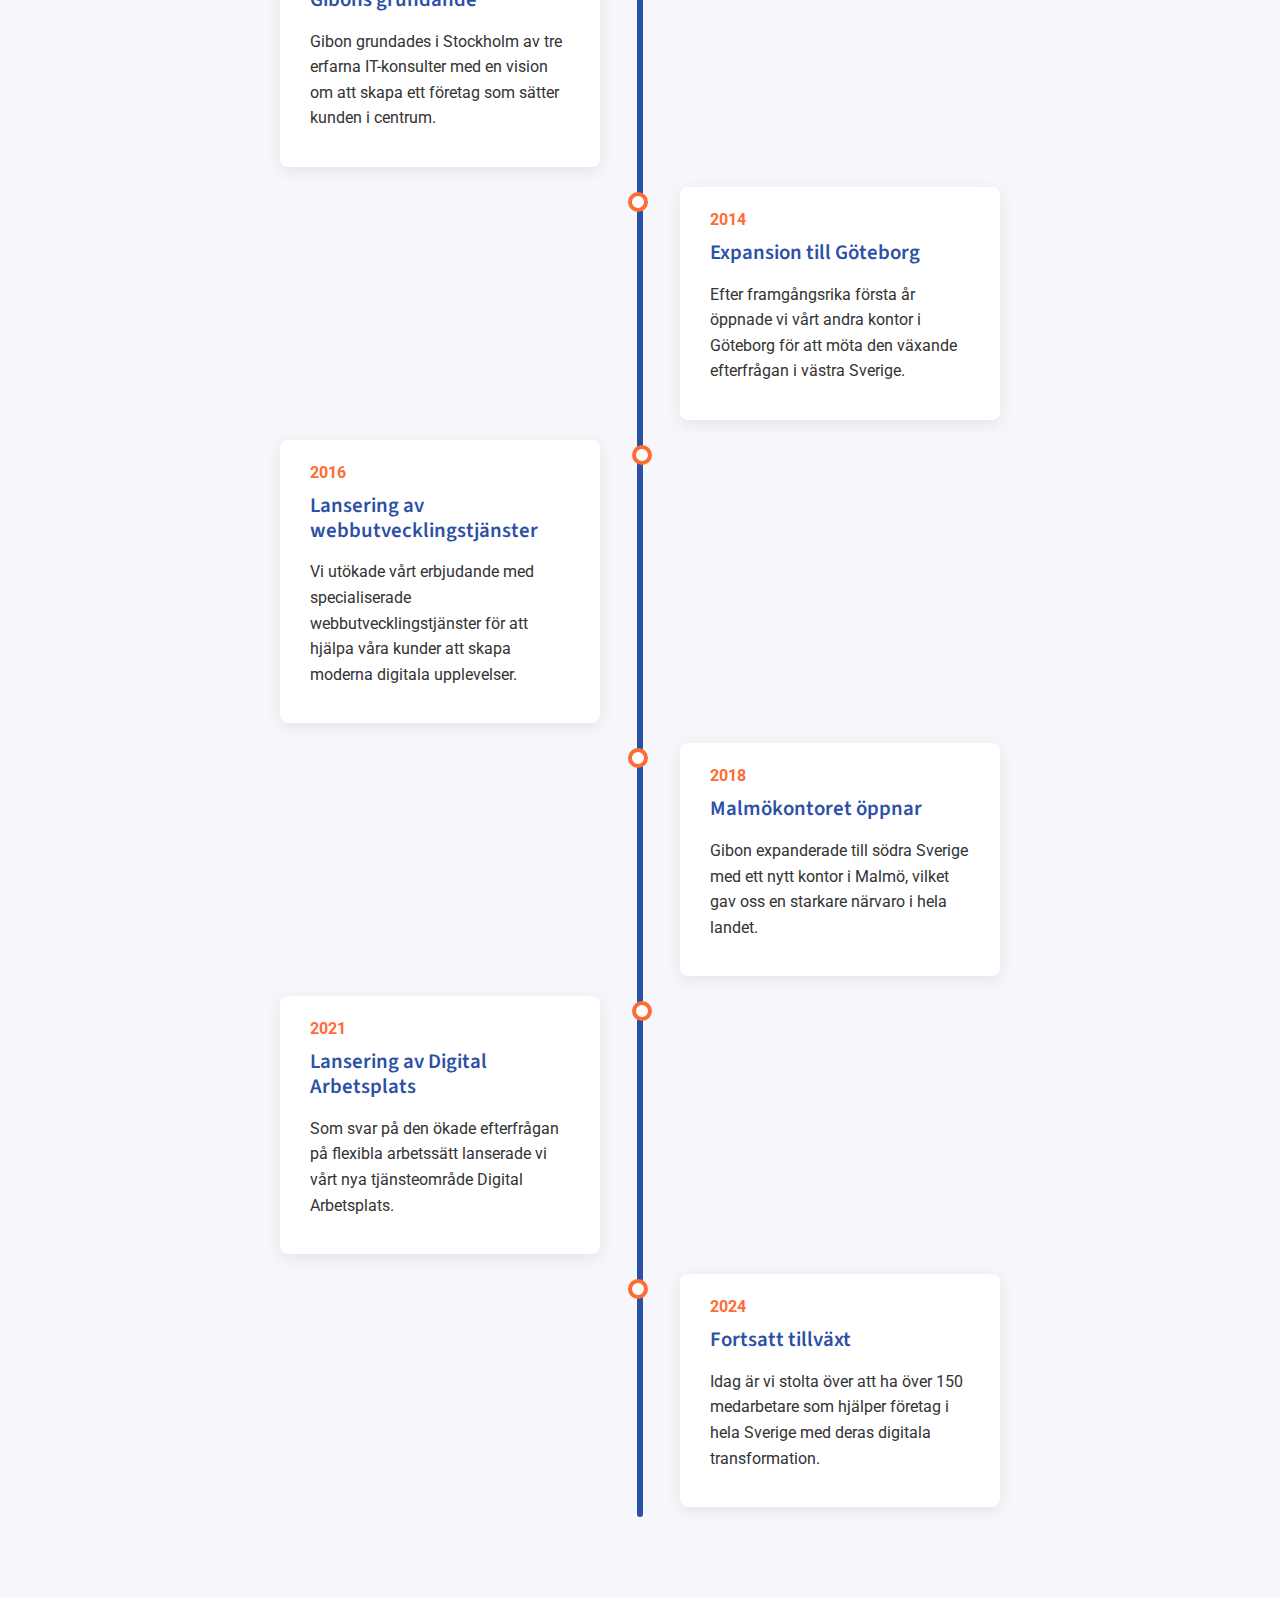
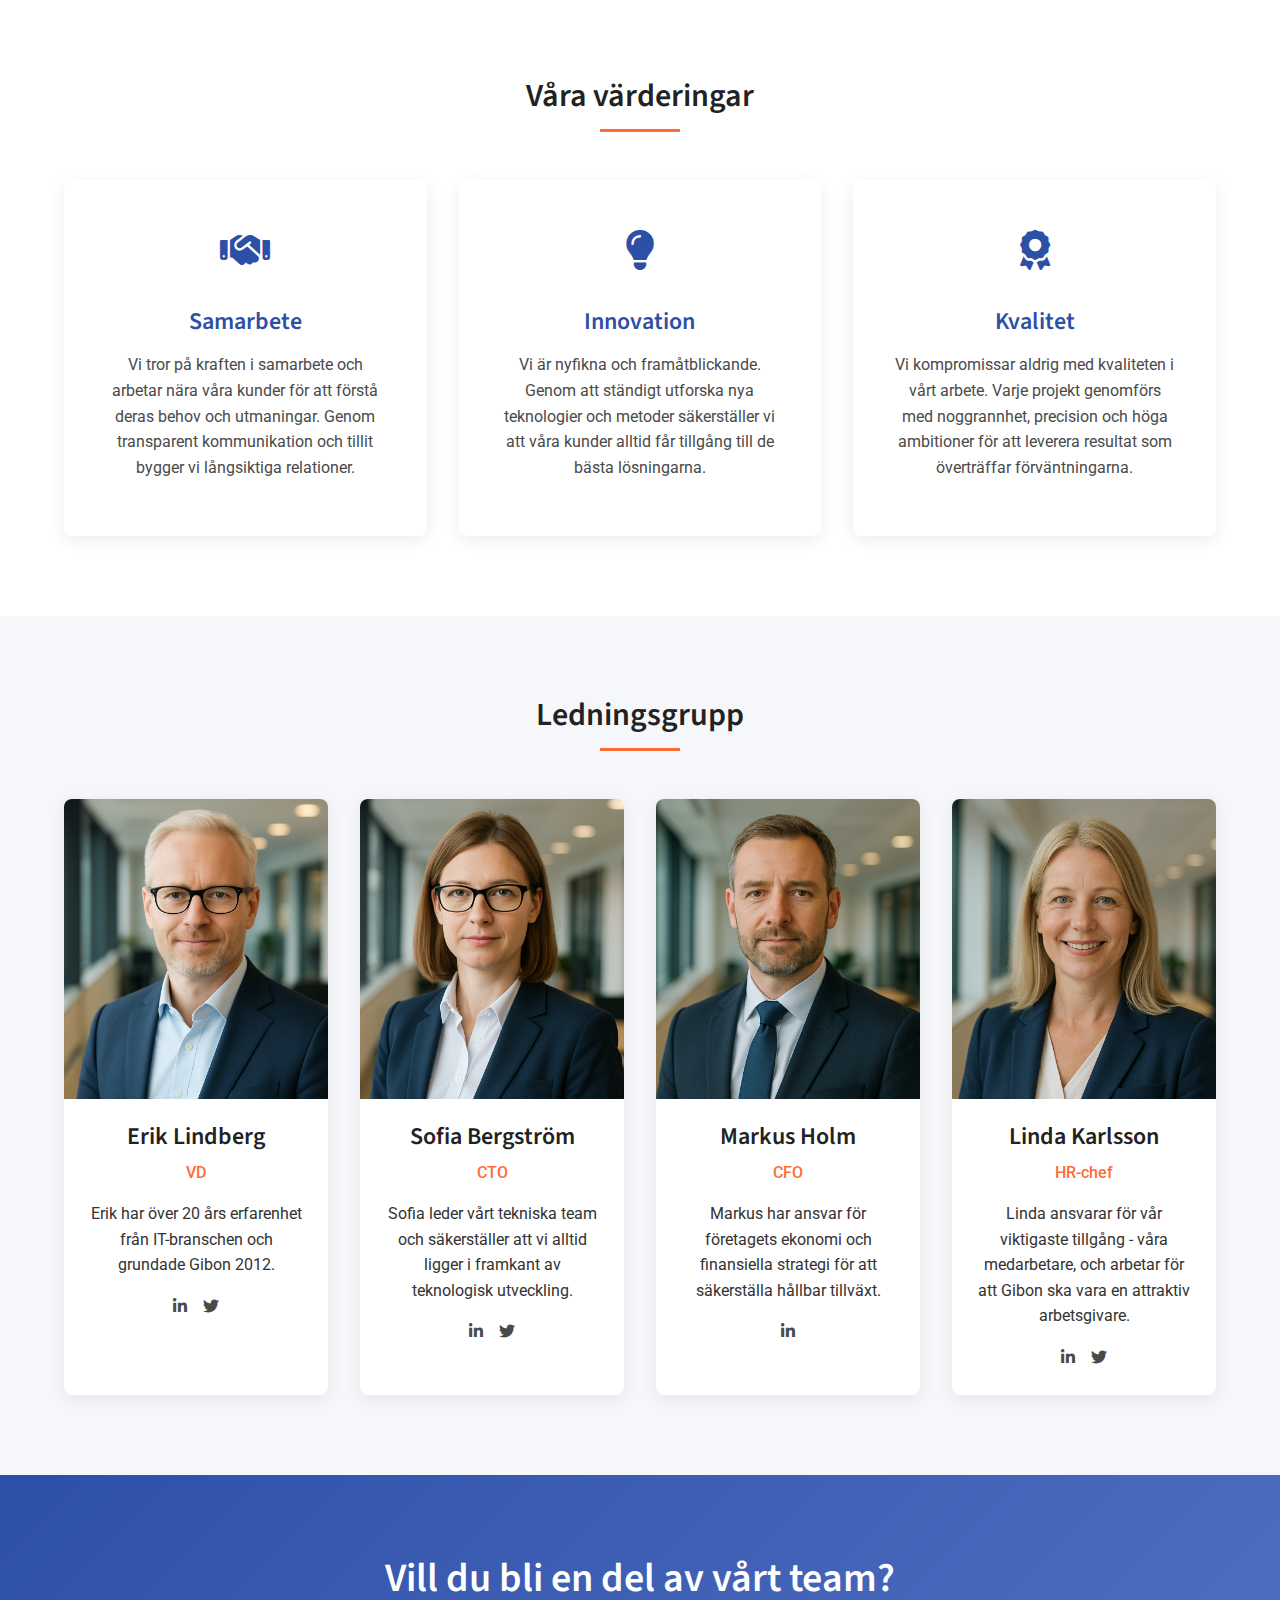
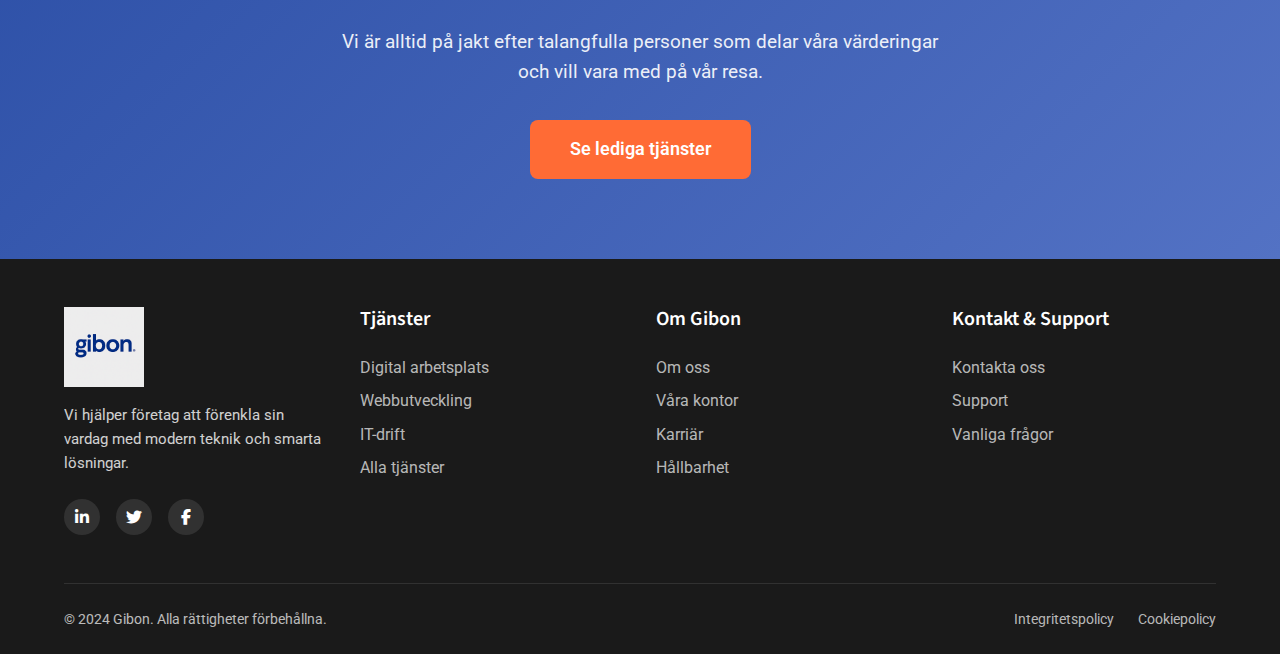
<file: om-oss.html>
<!DOCTYPE html>
<html lang="sv">
<head>
    <meta charset="UTF-8">
    <meta name="viewport" content="width=device-width, initial-scale=1.0">
    <meta name="description" content="Om Gibon - ett ledande IT-företag med fokus på digital arbetsplats, webbutveckling och IT-drift. Lär känna oss och vår historia.">
    <title>Om Gibon | Gibon</title>
    <link rel="stylesheet" href="css/normalize.css">
    <link rel="stylesheet" href="css/style.css">
    <link rel="stylesheet" href="css/responsive.css">
    <link rel="preconnect" href="https://fonts.googleapis.com">
    <link rel="preconnect" href="https://fonts.gstatic.com" crossorigin>
    <link href="https://fonts.googleapis.com/css2?family=Roboto:wght@300;400;500;700&family=Source+Sans+Pro:wght@400;600;700&display=swap" rel="stylesheet">
    <!-- Font Awesome -->
    <link rel="stylesheet" href="https://cdnjs.cloudflare.com/ajax/libs/font-awesome/6.4.0/css/all.min.css">
    <!-- Schema.org strukturerad data -->
    <script type="application/ld+json">
    {
      "@context": "https://schema.org",
      "@type": "Organization",
      "name": "Gibon",
      "url": "https://gibon.se",
      "logo": "https://gibon.se/img/logo.svg",
      "description": "Gibon är ett ledande IT-företag som erbjuder tjänster inom digital arbetsplats, webbutveckling och IT-drift.",
      "foundingDate": "2012",
      "address": {
        "@type": "PostalAddress",
        "streetAddress": "Sveavägen 100",
        "addressLocality": "Stockholm",
        "postalCode": "113 50",
        "addressCountry": "SE"
      },
      "contactPoint": {
        "@type": "ContactPoint",
        "telephone": "+46-8-123456",
        "contactType": "customer service"
      },
      "sameAs": [
        "https://www.linkedin.com/company/gibon",
        "https://twitter.com/gibon",
        "https://www.facebook.com/gibon"
      ]
    }
    </script>
    <style>
    /* Stilar för om-oss sidan */
    :root {
        --primary-color: #2d50a7;
        --secondary-color: #5372c4;
        --accent-color: #ff6b35;
        --light-gray: #f5f7fa;
        --medium-gray: #e4e8ef;
        --dark-gray: #4a4a4a;
        --text-color: #333;
        --border-radius: 8px;
        --box-shadow: 0 4px 16px rgba(0, 0, 0, 0.08);
        --transition: all 0.3s ease;
    }
    
    body {
        font-family: 'Roboto', sans-serif;
        color: var(--text-color);
        line-height: 1.6;
        background-color: #fff;
    }

    h1, h2, h3, h4, h5, h6 {
        font-family: 'Source Sans Pro', sans-serif;
        margin-top: 0;
        color: #222;
    }

    h1 { font-size: 2.5rem; margin-bottom: 1rem; }
    h2 { font-size: 2rem; margin-bottom: 1.5rem; }
    h3 { font-size: 1.5rem; margin-bottom: 1rem; }

    section {
        padding: 4rem 0;
    }

    .section-title {
        text-align: center;
        margin-bottom: 3rem;
        position: relative;
        padding-bottom: 1rem;
    }

    .section-title:after {
        content: '';
        position: absolute;
        bottom: 0;
        left: 50%;
        transform: translateX(-50%);
        width: 80px;
        height: 3px;
        background: var(--accent-color);
    }

    .container {
        max-width: 1200px;
        margin: 0 auto;
        padding: 0 1.5rem;
    }

    /* Page Header */
    .page-header {
        background: linear-gradient(135deg, var(--primary-color) 0%, var(--secondary-color) 100%);
        color: white;
        padding: 3rem 0;
        text-align: center;
    }

    .page-header h1 {
        margin: 0;
        color: white;
        font-weight: 700;
        font-size: 2.8rem;
        text-shadow: 0 2px 4px rgba(0, 0, 0, 0.2);
    }

    .breadcrumbs {
        color: rgba(255, 255, 255, 0.85);
        margin-top: 1rem;
        font-size: 0.95rem;
    }

    .breadcrumbs a {
        color: white;
        text-decoration: none;
        transition: var(--transition);
    }

    .breadcrumbs a:hover {
        text-decoration: underline;
    }

    /* Om oss intro sektion */
    .about-intro {
        display: flex;
        align-items: center;
        gap: 4rem;
        margin: 2rem 0 4rem;
    }

    .about-intro-content {
        flex: 1;
    }

    .about-intro-content h2 {
        font-size: 2.5rem;
        margin-bottom: 1.5rem;
        line-height: 1.3;
    }

    .about-intro-content p {
        font-size: 1.1rem;
        margin-bottom: 1.5rem;
        color: var(--dark-gray);
    }

    .about-intro-image {
        flex: 1;
        max-width: 500px;
        border-radius: var(--border-radius);
        overflow: hidden;
        box-shadow: var(--box-shadow);
    }

    .about-intro-image img {
        width: 100%;
        height: auto;
        display: block;
    }

    /* Historia tidslinje */
    .history-section {
        background-color: var(--light-gray);
        padding: 5rem 0;
    }

    .timeline {
        position: relative;
        max-width: 800px;
        margin: 0 auto;
    }

    .timeline::after {
        content: '';
        position: absolute;
        width: 6px;
        background-color: var(--primary-color);
        top: 0;
        bottom: 0;
        left: 50%;
        margin-left: -3px;
        border-radius: 3px;
    }

    .timeline-item {
        padding: 10px 40px;
        position: relative;
        width: 50%;
        box-sizing: border-box;
    }

    .timeline-item::after {
        content: '';
        position: absolute;
        width: 20px;
        height: 20px;
        background-color: white;
        border: 4px solid var(--accent-color);
        top: 15px;
        border-radius: 50%;
        z-index: 1;
    }

    .timeline-left {
        left: 0;
    }

    .timeline-right {
        left: 50%;
    }

    .timeline-left::after {
        right: -12px;
    }

    .timeline-right::after {
        left: -12px;
    }

    .timeline-content {
        padding: 20px 30px;
        background-color: white;
        position: relative;
        border-radius: var(--border-radius);
        box-shadow: var(--box-shadow);
    }

    .timeline-content h3 {
        margin-top: 0;
        color: var(--primary-color);
        font-size: 1.3rem;
    }

    .timeline-date {
        font-weight: bold;
        margin-bottom: 0.5rem;
        color: var(--accent-color);
    }

    /* Värderingar */
    .values-section {
        padding: 5rem 0;
    }

    .values-grid {
        display: grid;
        grid-template-columns: repeat(3, 1fr);
        gap: 2rem;
    }

    .value-card {
        background-color: white;
        padding: 2.5rem;
        border-radius: var(--border-radius);
        box-shadow: var(--box-shadow);
        text-align: center;
        transition: var(--transition);
    }

    .value-card:hover {
        transform: translateY(-5px);
    }

    .value-icon {
        font-size: 2.5rem;
        color: var(--primary-color);
        margin-bottom: 1.5rem;
    }

    .value-card h3 {
        margin-bottom: 1rem;
        color: var(--primary-color);
    }

    .value-card p {
        color: var(--dark-gray);
    }

    /* Team */
    .team-section {
        background-color: var(--light-gray);
        padding: 5rem 0;
    }

    .team-grid {
        display: grid;
        grid-template-columns: repeat(auto-fill, minmax(250px, 1fr));
        gap: 2rem;
    }

    .team-member {
        background-color: white;
        border-radius: var(--border-radius);
        overflow: hidden;
        box-shadow: var(--box-shadow);
        transition: var(--transition);
    }

    .team-member:hover {
        transform: translateY(-5px);
        box-shadow: 0 12px 24px rgba(0, 0, 0, 0.12);
    }

    .team-photo {
        width: 100%;
        height: 300px;
        overflow: hidden;
    }

    .team-photo img {
        width: 100%;
        height: 100%;
        object-fit: cover;
        transition: transform 0.5s ease;
    }

    .team-member:hover .team-photo img {
        transform: scale(1.05);
    }

    .team-info {
        padding: 1.5rem;
        text-align: center;
    }

    .team-info h3 {
        margin: 0 0 0.5rem;
    }

    .team-role {
        color: var(--accent-color);
        font-weight: 500;
        margin-bottom: 1rem;
        display: block;
    }

    .team-social {
        display: flex;
        justify-content: center;
        gap: 1rem;
        margin-top: 1rem;
    }

    .team-social a {
        color: var(--dark-gray);
        transition: var(--transition);
    }

    .team-social a:hover {
        color: var(--primary-color);
    }

    /* CTA */
    .cta-section {
        background: linear-gradient(135deg, var(--primary-color) 0%, var(--secondary-color) 100%);
        color: white;
        text-align: center;
        padding: 5rem 0;
    }

    .cta-content h2 {
        color: white;
        margin-bottom: 1.5rem;
        font-size: 2.5rem;
    }

    .cta-content p {
        max-width: 600px;
        margin: 0 auto 2rem;
        font-size: 1.2rem;
        opacity: 0.9;
    }

    .cta-content .btn-primary {
        background-color: var(--accent-color);
        padding: 1rem 2.5rem;
        font-size: 1.1rem;
        display: inline-block;
        border-radius: var(--border-radius);
        text-decoration: none;
        font-weight: 600;
        text-align: center;
        transition: var(--transition);
        border: none;
        cursor: pointer;
        color: white;
    }
    
    .cta-content .btn-primary:hover {
        background-color: #e85a26;
        transform: translateY(-2px);
        box-shadow: 0 4px 12px rgba(255, 107, 53, 0.25);
    }

    /* Statistik sektion */
    .stats-section {
        padding: 5rem 0;
    }

    .stats-grid {
        display: grid;
        grid-template-columns: repeat(4, 1fr);
        gap: 2rem;
        text-align: center;
    }

    .stat-item {
        padding: 2rem;
    }

    .stat-number {
        font-size: 3.5rem;
        font-weight: 700;
        color: var(--primary-color);
        margin-bottom: 0.5rem;
        line-height: 1;
    }

    .stat-label {
        font-size: 1.1rem;
        color: var(--dark-gray);
    }
    </style>
</head>
<body class="page-om-oss">
    <!-- Cookie-banner -->
    <div id="cookie-consent" class="cookie-banner">
        <div class="container">
            <div class="cookie-content">
                <h3>Cookies på gibon.se</h3>
                <p>Vi använder cookies för att förbättra din upplevelse på vår webbplats. Genom att fortsätta använda webbplatsen godkänner du användningen av cookies.</p>
                <div class="cookie-actions">
                    <button id="accept-cookies" class="btn btn-primary">Acceptera alla</button>
                    <button id="customize-cookies" class="btn btn-secondary">Anpassa inställningar</button>
                </div>
            </div>
        </div>
    </div>

    <!-- Header -->
    <header class="site-header">
        <div class="container">
            <div class="header-inner">
                <div class="logo">
                    <a href="index.html">
                        <img src="img/logo.svg.png" alt="Gibon Logotyp" width="120" height="40">
                    </a>
                </div>
                <nav class="main-navigation">
                    <button class="menu-toggle" aria-controls="primary-menu" aria-expanded="false">
                        <span class="screen-reader-text">Meny</span>
                        <span class="hamburger"></span>
                    </button>
                    <ul id="primary-menu" class="menu">
                        <li class="menu-item"><a href="index.html">Hem</a></li>
                        <li class="menu-item has-children">
                            <a href="tjanster.html">Tjänster</a>
                            <ul class="sub-menu">
                                <li><a href="tjanster/digital-arbetsplats.html">Digital arbetsplats</a></li>
                                <li><a href="tjanster/webbutveckling.html">Webbutveckling</a></li>
                                <li><a href="tjanster/it-drift.html">IT-drift</a></li>
                            </ul>
                        </li>
                        <li class="menu-item current-menu-item"><a href="om-oss.html">Om Gibon</a></li>
                        <li class="menu-item"><a href="karriar.html">Karriär</a></li>
                        <li class="menu-item"><a href="hallbarhet.html">Hållbarhet</a></li>
                        <li class="menu-item"><a href="nyheter.html">Nyheter</a></li>
                        <li class="menu-item"><a href="kontakt.html">Kontakt</a></li>
                        <li class="menu-item highlight"><a href="support.html">Support</a></li>
                    </ul>
                </nav>
            </div>
        </div>
    </header>

    <!-- Sidhuvud -->
    <div class="page-header">
        <div class="container">
            <h1>Om Gibon</h1>
            <div class="breadcrumbs">
                <a href="index.html">Hem</a> / <span>Om Gibon</span>
            </div>
        </div>
    </div>

    <!-- Huvudinnehåll -->
    <main class="site-main">
        <!-- Introduktion -->
        <section class="section-intro">
            <div class="container">
                <div class="about-intro">
                    <div class="about-intro-content">
                        <h2>Vi digitaliserar det svenska näringslivet</h2>
                        <p>Gibon grundades 2012 med en stark vision: att hjälpa företag att dra nytta av digitaliseringens kraft. Sedan dess har vi vuxit till ett av Sveriges ledande IT-konsultföretag med expertis inom digital arbetsplats, webbutveckling och IT-drift.</p>
                        <p>Vår framgång bygger på långsiktiga kundrelationer, hög teknisk kompetens och ett genuint engagemang för att skapa värde. Vi kombinerar teknisk expertis med affärsförståelse för att leverera lösningar som verkligen gör skillnad för våra kunder.</p>
                        <p>Idag har vi över 150 medarbetare fördelade på våra kontor i Stockholm, Göteborg och Malmö. Tillsammans arbetar vi för att hjälpa företag att lyckas i den digitala världen.</p>
                    </div>
                    <div class="about-intro-image">
                        <img src="img/gibon_kontor.jpg.png" alt="Gibon kontor" width="800" height="550">
                    </div>
                </div>
            </div>
        </section>

        <!-- Statistik -->
        <section class="stats-section">
            <div class="container">
                <div class="stats-grid">
                    <div class="stat-item">
                        <div class="stat-number">150+</div>
                        <div class="stat-label">Medarbetare</div>
                    </div>
                    <div class="stat-item">
                        <div class="stat-number">300+</div>
                        <div class="stat-label">Kunder</div>
                    </div>
                    <div class="stat-item">
                        <div class="stat-number">12</div>
                        <div class="stat-label">År i branschen</div>
                    </div>
                    <div class="stat-item">
                        <div class="stat-number">3</div>
                        <div class="stat-label">Kontor</div>
                    </div>
                </div>
            </div>
        </section>

        <!-- Historia -->
        <section class="history-section">
            <div class="container">
                <h2 class="section-title">Vår historia</h2>
                <div class="timeline">
                    <div class="timeline-item timeline-left">
                        <div class="timeline-content">
                            <div class="timeline-date">2012</div>
                            <h3>Gibons grundande</h3>
                            <p>Gibon grundades i Stockholm av tre erfarna IT-konsulter med en vision om att skapa ett företag som sätter kunden i centrum.</p>
                        </div>
                    </div>
                    <div class="timeline-item timeline-right">
                        <div class="timeline-content">
                            <div class="timeline-date">2014</div>
                            <h3>Expansion till Göteborg</h3>
                            <p>Efter framgångsrika första år öppnade vi vårt andra kontor i Göteborg för att möta den växande efterfrågan i västra Sverige.</p>
                        </div>
                    </div>
                    <div class="timeline-item timeline-left">
                        <div class="timeline-content">
                            <div class="timeline-date">2016</div>
                            <h3>Lansering av webbutvecklingstjänster</h3>
                            <p>Vi utökade vårt erbjudande med specialiserade webbutvecklingstjänster för att hjälpa våra kunder att skapa moderna digitala upplevelser.</p>
                        </div>
                    </div>
                    <div class="timeline-item timeline-right">
                        <div class="timeline-content">
                            <div class="timeline-date">2018</div>
                            <h3>Malmökontoret öppnar</h3>
                            <p>Gibon expanderade till södra Sverige med ett nytt kontor i Malmö, vilket gav oss en starkare närvaro i hela landet.</p>
                        </div>
                    </div>
                    <div class="timeline-item timeline-left">
                        <div class="timeline-content">
                            <div class="timeline-date">2021</div>
                            <h3>Lansering av Digital Arbetsplats</h3>
                            <p>Som svar på den ökade efterfrågan på flexibla arbetssätt lanserade vi vårt nya tjänsteområde Digital Arbetsplats.</p>
                        </div>
                    </div>
                    <div class="timeline-item timeline-right">
                        <div class="timeline-content">
                            <div class="timeline-date">2024</div>
                            <h3>Fortsatt tillväxt</h3>
                            <p>Idag är vi stolta över att ha över 150 medarbetare som hjälper företag i hela Sverige med deras digitala transformation.</p>
                        </div>
                    </div>
                </div>
            </div>
        </section>

        <!-- Värderingar -->
        <section class="values-section">
            <div class="container">
                <h2 class="section-title">Våra värderingar</h2>
                <div class="values-grid">
                    <div class="value-card">
                        <div class="value-icon">
                            <i class="fas fa-handshake"></i>
                        </div>
                        <h3>Samarbete</h3>
                        <p>Vi tror på kraften i samarbete och arbetar nära våra kunder för att förstå deras behov och utmaningar. Genom transparent kommunikation och tillit bygger vi långsiktiga relationer.</p>
                    </div>
                    <div class="value-card">
                        <div class="value-icon">
                            <i class="fas fa-lightbulb"></i>
                        </div>
                        <h3>Innovation</h3>
                        <p>Vi är nyfikna och framåtblickande. Genom att ständigt utforska nya teknologier och metoder säkerställer vi att våra kunder alltid får tillgång till de bästa lösningarna.</p>
                    </div>
                    <div class="value-card">
                        <div class="value-icon">
                            <i class="fas fa-award"></i>
                        </div>
                        <h3>Kvalitet</h3>
                        <p>Vi kompromissar aldrig med kvaliteten i vårt arbete. Varje projekt genomförs med noggrannhet, precision och höga ambitioner för att leverera resultat som överträffar förväntningarna.</p>
                    </div>
                </div>
            </div>
        </section>

        <!-- Ledningsgrupp -->
        <section class="team-section">
            <div class="container">
                <h2 class="section-title">Ledningsgrupp</h2>
                <div class="team-grid">
                    <div class="team-member">
                        <div class="team-photo">
                            <img src="img/erik_lindberg.png" alt="Erik Lindberg" width="300" height="300">
                        </div>
                        <div class="team-info">
                            <h3>Erik Lindberg</h3>
                            <span class="team-role">VD</span>
                            <p>Erik har över 20 års erfarenhet från IT-branschen och grundade Gibon 2012.</p>
                            <div class="team-social">
                                <a href="#" aria-label="LinkedIn"><i class="fab fa-linkedin-in"></i></a>
                                <a href="#" aria-label="Twitter"><i class="fab fa-twitter"></i></a>
                            </div>
                        </div>
                    </div>
                    <div class="team-member">
                        <div class="team-photo">
                            <img src="img/sofia_bergstrom.png" alt="Sofia Bergström" width="300" height="300">
                        </div>
                        <div class="team-info">
                            <h3>Sofia Bergström</h3>
                            <span class="team-role">CTO</span>
                            <p>Sofia leder vårt tekniska team och säkerställer att vi alltid ligger i framkant av teknologisk utveckling.</p>
                            <div class="team-social">
                                <a href="#" aria-label="LinkedIn"><i class="fab fa-linkedin-in"></i></a>
                                <a href="#" aria-label="Twitter"><i class="fab fa-twitter"></i></a>
                            </div>
                        </div>
                    </div>
                    <div class="team-member">
                        <div class="team-photo">
                            <img src="img/markus_holm.png" alt="Markus Holm" width="300" height="300">
                        </div>
                        <div class="team-info">
                            <h3>Markus Holm</h3>
                            <span class="team-role">CFO</span>
                            <p>Markus har ansvar för företagets ekonomi och finansiella strategi för att säkerställa hållbar tillväxt.</p>
                            <div class="team-social">
                                <a href="#" aria-label="LinkedIn"><i class="fab fa-linkedin-in"></i></a>
                            </div>
                        </div>
                    </div>
                    <div class="team-member">
                        <div class="team-photo">
                            <img src="img/linda_karlsson.png" alt="Linda Karlsson" width="300" height="300">
                        </div>
                        <div class="team-info">
                            <h3>Linda Karlsson</h3>
                            <span class="team-role">HR-chef</span>
                            <p>Linda ansvarar för vår viktigaste tillgång - våra medarbetare, och arbetar för att Gibon ska vara en attraktiv arbetsgivare.</p>
                            <div class="team-social">
                                <a href="#" aria-label="LinkedIn"><i class="fab fa-linkedin-in"></i></a>
                                <a href="#" aria-label="Twitter"><i class="fab fa-twitter"></i></a>
                            </div>
                        </div>
                    </div>
                </div>
            </div>
        </section>

        <!-- CTA -->
        <section class="cta-section">
            <div class="container">
                <div class="cta-content">
                    <h2>Vill du bli en del av vårt team?</h2>
                    <p>Vi är alltid på jakt efter talangfulla personer som delar våra värderingar och vill vara med på vår resa.</p>
                    <a href="karriar.html" class="btn btn-primary">Se lediga tjänster</a>
                </div>
            </div>
        </section>
    </main>

    <!-- Footer -->
    <footer class="site-footer">
        <div class="container">
            <div class="footer-widgets">
                <div class="footer-widget">
                    <div class="footer-logo">
                        <img src="img/logo.svg.png" alt="Gibon" width="120" height="40">
                    </div>
                    <p>Vi hjälper företag att förenkla sin vardag med modern teknik och smarta lösningar.</p>
                    <div class="social-links">
                        <a href="https://www.linkedin.com/company/gibon" aria-label="LinkedIn"><i class="fab fa-linkedin-in"></i></a>
                        <a href="https://twitter.com/gibon" aria-label="Twitter"><i class="fab fa-twitter"></i></a>
                        <a href="https://www.facebook.com/gibon" aria-label="Facebook"><i class="fab fa-facebook-f"></i></a>
                    </div>
                </div>
                <div class="footer-widget">
                    <h3 class="widget-title">Tjänster</h3>
                    <ul class="footer-menu">
                        <li><a href="tjanster/digital-arbetsplats.html">Digital arbetsplats</a></li>
                        <li><a href="tjanster/webbutveckling.html">Webbutveckling</a></li>
                        <li><a href="tjanster/it-drift.html">IT-drift</a></li>
                        <li><a href="tjanster.html">Alla tjänster</a></li>
                    </ul>
                </div>
                <div class="footer-widget">
                    <h3 class="widget-title">Om Gibon</h3>
                    <ul class="footer-menu">
                        <li><a href="om-oss.html">Om oss</a></li>
                        <li><a href="kontor.html">Våra kontor</a></li>
                        <li><a href="karriar.html">Karriär</a></li>
                        <li><a href="hallbarhet.html">Hållbarhet</a></li>
                    </ul>
                </div>
                <div class="footer-widget">
                    <h3 class="widget-title">Kontakt &amp; Support</h3>
                    <ul class="footer-menu">
                        <li><a href="kontakt.html">Kontakta oss</a></li>
                        <li><a href="support.html">Support</a></li>
                        <li><a href="faq.html">Vanliga frågor</a></li>
                    </ul>
                </div>
            </div>
            <div class="footer-bottom">
                <div class="copyright">
                    &copy; 2024 Gibon. Alla rättigheter förbehållna.
                </div>
                <div class="footer-links">
                    <a href="integritetspolicy.html">Integritetspolicy</a>
                    <a href="cookiepolicy.html">Cookiepolicy</a>
                </div>
            </div>
        </div>
    </footer>

    <!-- Scripts -->
    <script src="js/main.js"></script>
    <script src="js/cookie-consent.js"></script>
</body>
</html>
</file>
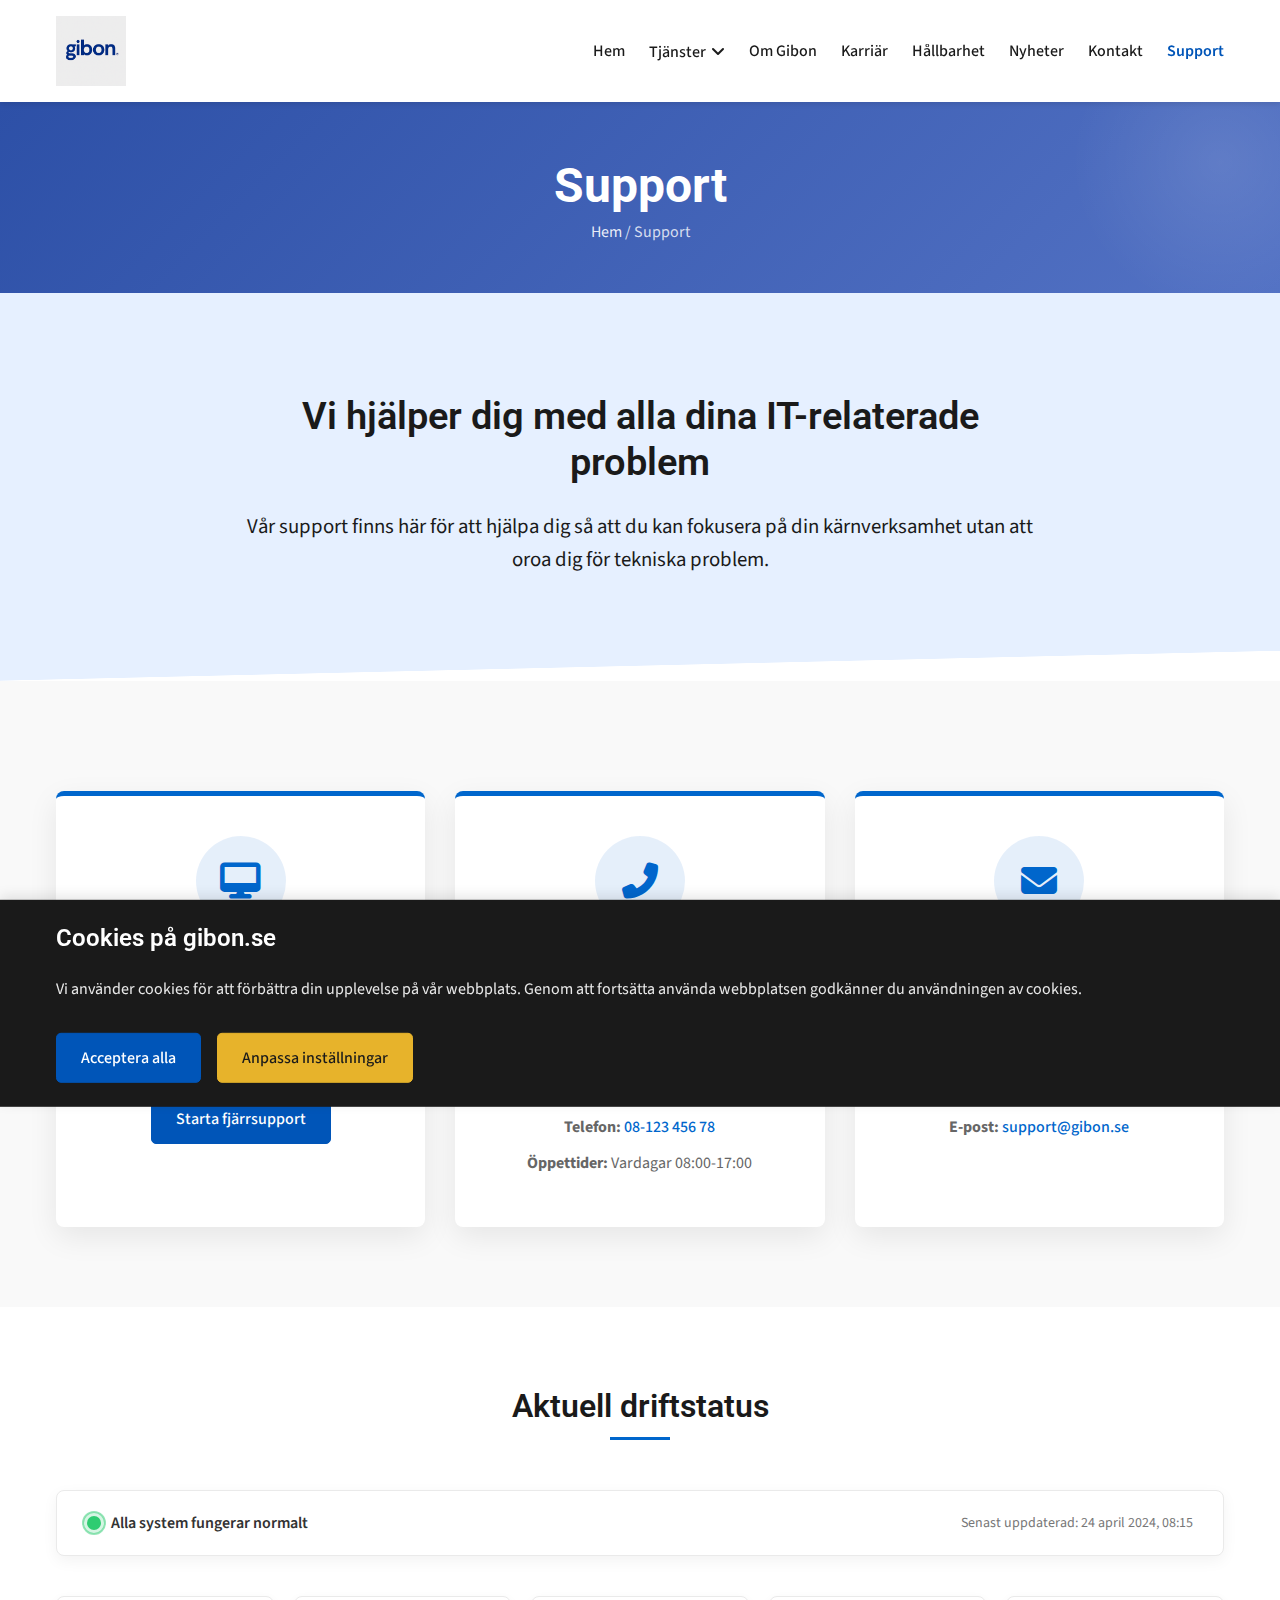
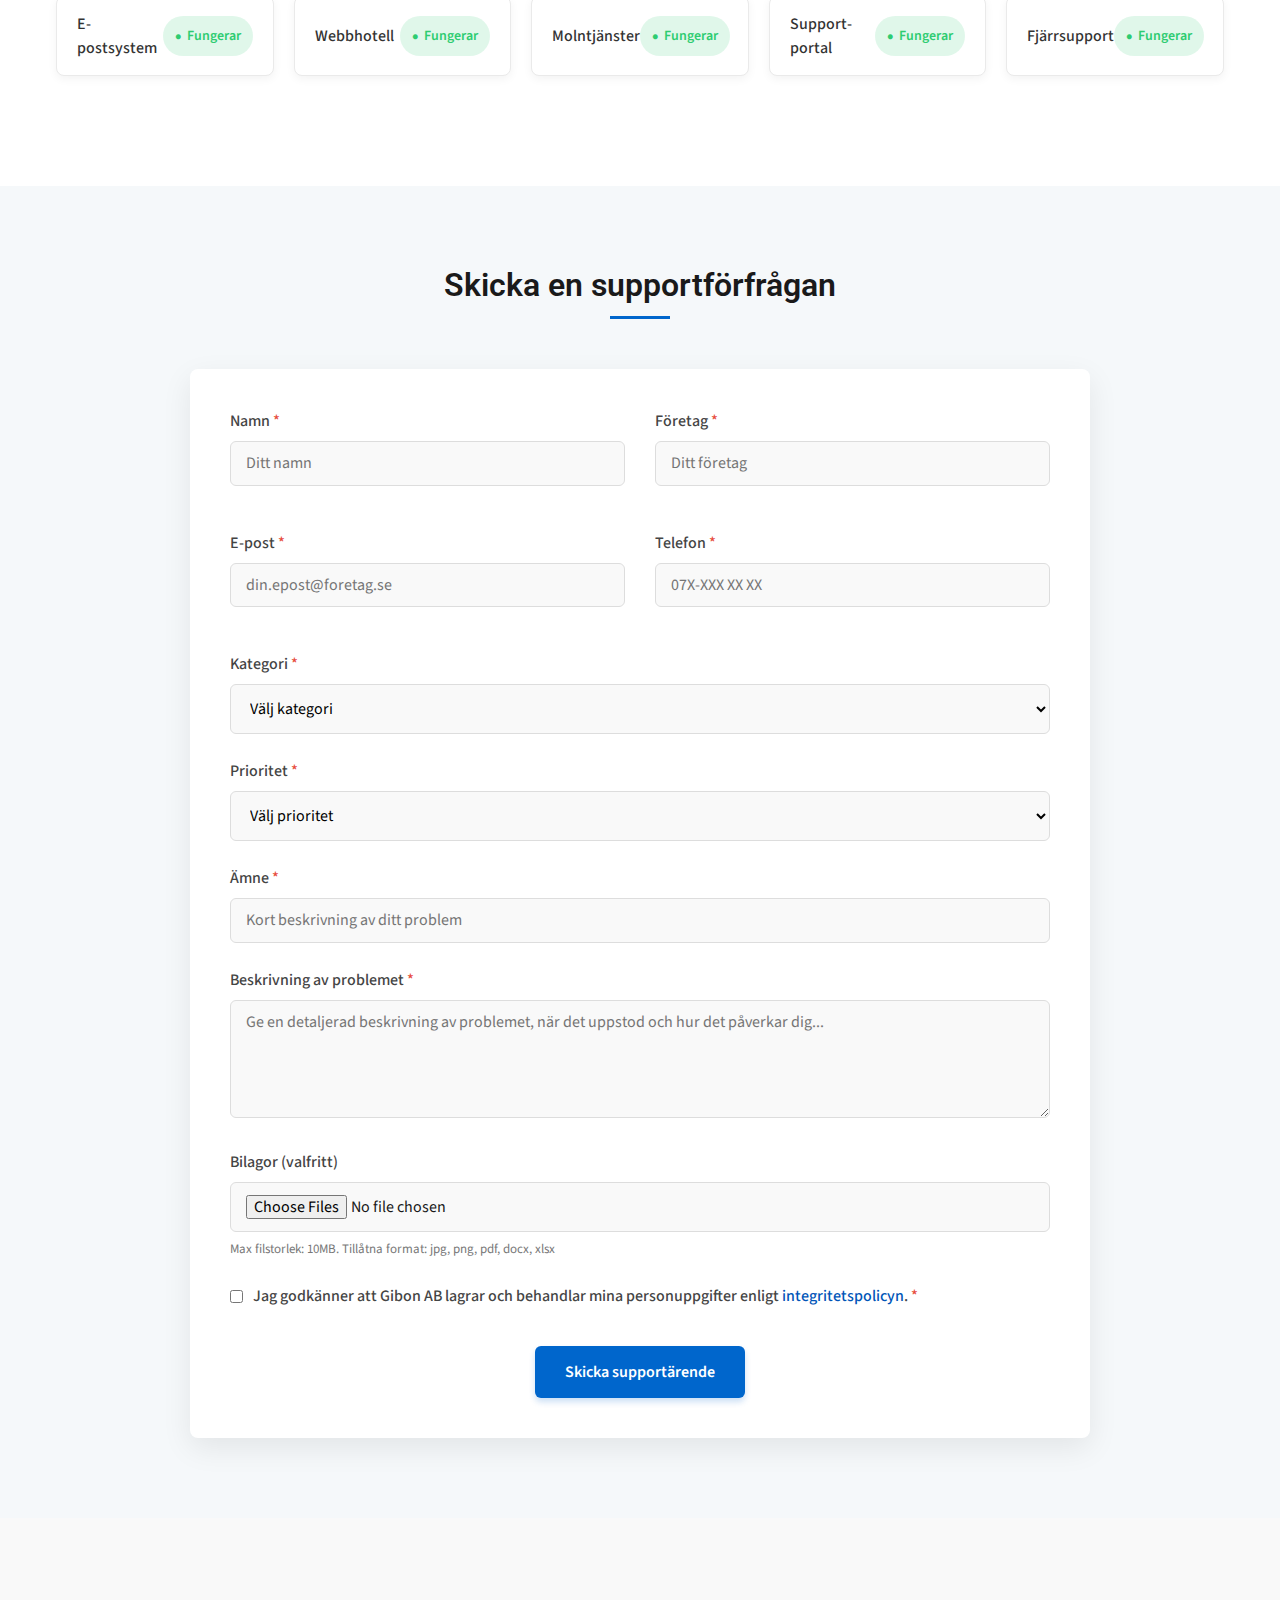
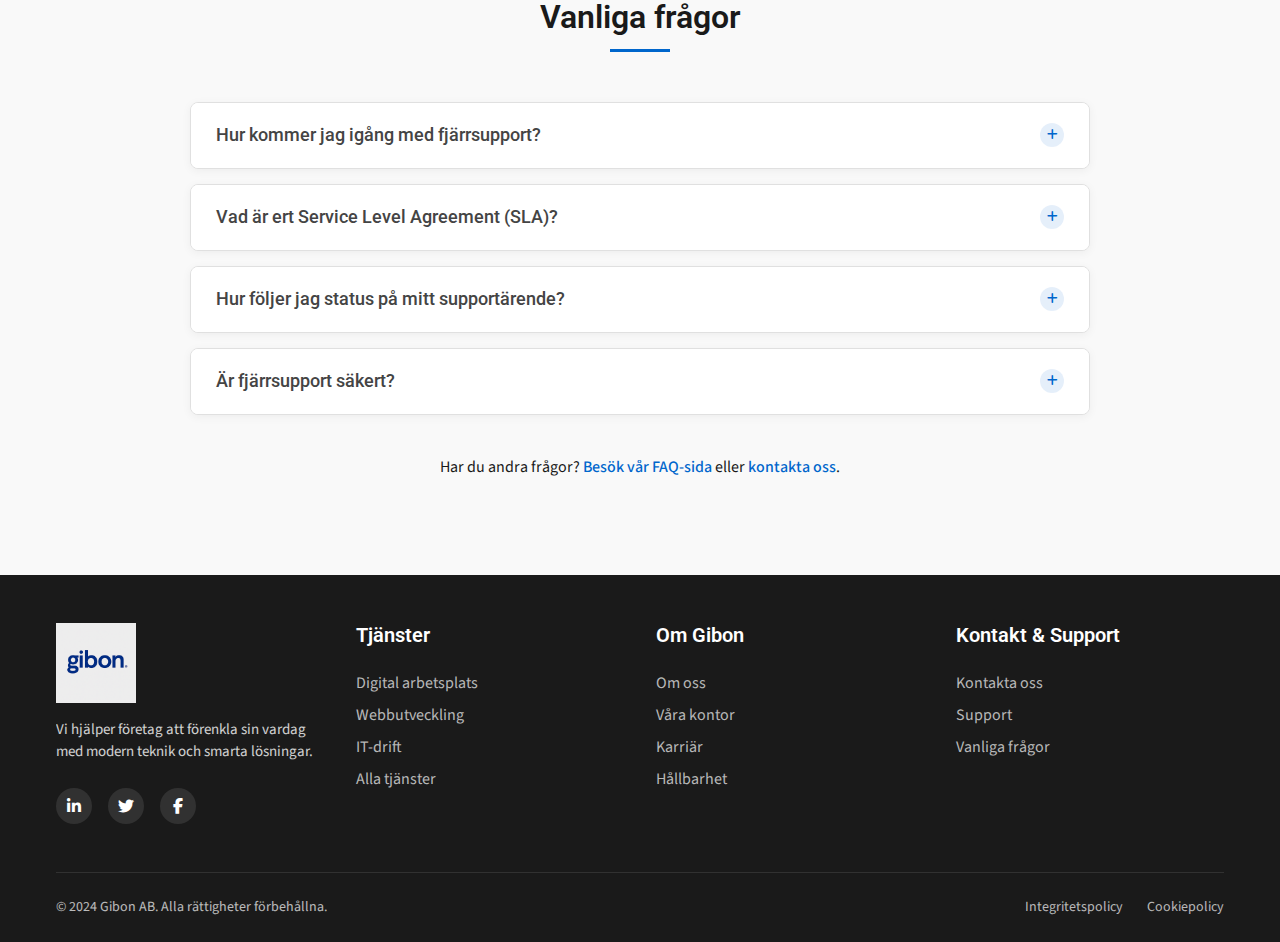
<file: support.html>
<!DOCTYPE html>
<html lang="sv">
<head>
    <meta charset="UTF-8">
    <meta name="viewport" content="width=device-width, initial-scale=1.0">
    <meta name="description" content="Få support från Kund AB. Vi erbjuder fjärrsupport och direktkontakt för att hjälpa dig med alla dina IT-relaterade problem.">
    <title>Support | Gibon AB</title>
    <link rel="stylesheet" href="css/normalize.css">
    <link rel="stylesheet" href="css/style.css">
    <link rel="stylesheet" href="css/responsive.css">
    <link rel="preconnect" href="https://fonts.googleapis.com">
    <link rel="preconnect" href="https://fonts.gstatic.com" crossorigin>
    <link href="https://fonts.googleapis.com/css2?family=Roboto:wght@300;400;500;700&family=Source+Sans+Pro:wght@400;600;700&display=swap" rel="stylesheet">
    <!-- Font Awesome -->
    <link rel="stylesheet" href="https://cdnjs.cloudflare.com/ajax/libs/font-awesome/6.4.0/css/all.min.css">
    <!-- Schema.org strukturerad data enligt Google's riktlinjer -->
    <script type="application/ld+json">
    {
      "@context": "https://schema.org",
      "@type": "CustomerService",
      "name": "Kund AB Kundsupport",
      "provider": {
        "@type": "Organization",
        "name": "Kund AB",
        "url": "https://kund.se"
      },
      "hoursAvailable": "Mo-Fr 08:00-17:00",
      "telephone": "+46-8-123456",
      "email": "support@kund.se"
    }
    </script>
    <style>
    
    /* Background accent */
    .page-header {
        background: linear-gradient(135deg, #2d50a7 0%, #5372c4); 
        padding: 55px 0 49px; 
        color: white;
        position: relative;
        overflow: hidden;
        text-align: center;
    }
    
    .page-header:before {
        content: '';
        position: absolute;
        top: 0;
        right: 0;
        width: 300px;
        height: 300px;
        background: radial-gradient(circle, rgba(255,255,255,0.1) 0%, rgba(255,255,255,0) 70%);
        border-radius: 50%;
        transform: translate(30%, -30%);
    }
    
    .page-header h1 {
        color: white;
        font-size: 3rem; 
        margin-bottom: 5px; 
}
    
    .breadcrumbs {
        color: rgba(255, 255, 255, 0.8);
    }
    
    .breadcrumbs a {
        color: rgba(255, 255, 255, 0.9);
        text-decoration: none;
    }
    
    .breadcrumbs a:hover {
        color: white;
        text-decoration: underline;
    }
    
    /* Intro section enhancement */
    .section-intro {
    background-color: #e6f0ff;
    position: relative;
    overflow: hidden;
    padding: 80px 0 60px; 
    }
    
    .section-intro:after {
        content: '';
        position: absolute;
        bottom: 0;
        left: 0;
        width: 100%;
        height: 30px;
        background: linear-gradient(to bottom right, transparent 49%, white 50%);
    }
    
    .intro-content {
    max-width: 800px;
    margin: 0 auto;
    position: relative;
    z-index: 2;
    padding: 20px 0; 
    }

    .intro-content h2 {
    font-size: 2.4rem;
    margin-bottom: 25px; 
    }

    .intro-content .lead {
    font-size: 1.3rem; 
    line-height: 1.6;
    margin-bottom: 25px;
    }
    
    .support-options {
        padding: 80px 0;
        background-color: #f9f9f9;
        position: relative;
    }
    
    /* Support option cards */
    .options-grid {
        display: flex;
        justify-content: space-between;
        gap: 30px;
        margin-top: 30px;
    }
    
    .option-card {
        flex: 1;
        background: white;
        border-radius: 8px;
        padding: 40px 30px;
        text-align: center;
        box-shadow: 0 10px 30px rgba(0, 0, 0, 0.08);
        border-top: 5px solid #0066cc;
        transition: all 0.3s ease;
    }
    
    .option-card:hover {
        transform: translateY(-10px);
        box-shadow: 0 15px 35px rgba(0, 0, 0, 0.12);
    }
    
    .option-icon {
        background: rgba(0, 102, 204, 0.1);
        width: 90px;
        height: 90px;
        border-radius: 50%;
        display: flex;
        align-items: center;
        justify-content: center;
        margin: 0 auto 25px;
        color: #0066cc;
        font-size: 36px;
        transition: all 0.3s ease;
    }
    
    .option-card:hover .option-icon {
        background: #0066cc;
        color: white;
        transform: scale(1.05);
    }
    
    .option-card h3 {
        color: #333;
        margin-bottom: 15px;
        font-size: 22px;
    }
    
    .option-card p {
        color: #666;
        margin-bottom: 25px;
        line-height: 1.6;
    }
    
    .option-card .btn {
        padding: 12px 24px;
    }
    
    .contact-info {
        margin-top: 20px;
        border-top: 1px solid #eee;
        padding-top: 20px;
    }
    
    .contact-info p {
        margin-bottom: 10px;
    }
    
    .contact-info a {
        color: #0066cc;
        text-decoration: none;
        font-weight: 500;
        transition: all 0.3s ease;
    }
    
    .contact-info a:hover {
        color: #004d99;
        text-decoration: underline;
    }
    
    /* Service status section */
    .service-status {
        padding: 80px 0;
        background: white;
    }
    
    .section-title {
        text-align: center;
        margin-bottom: 50px;
        position: relative;
        padding-bottom: 15px;
    }
    
    .section-title:after {
        content: '';
        position: absolute;
        width: 60px;
        height: 3px;
        background: #0066cc;
        bottom: 0;
        left: 50%;
        transform: translateX(-50%);
    }
    
    .status-overview {
        display: flex;
        justify-content: space-between;
        align-items: center;
        background: white;
        border-radius: 8px;
        padding: 20px 30px;
        box-shadow: 0 5px 15px rgba(0, 0, 0, 0.05);
        border: 1px solid #eaeaea;
        margin-bottom: 40px;
    }
    
    .status-indicator {
        display: flex;
        align-items: center;
    }
    
    .status-dot {
        width: 14px;
        height: 14px;
        border-radius: 50%;
        margin-right: 10px;
        position: relative;
    }
    
    .status-text {
        font-weight: 600;
        color: #333;
    }
    
    .operational .status-dot {
        background-color: #2ecc71;
        box-shadow: 0 0 0 4px rgba(46, 204, 113, 0.2);
    }
    
    .operational .status-dot:after {
        content: '';
        position: absolute;
        width: 24px;
        height: 24px;
        border-radius: 50%;
        border: 2px solid #2ecc71;
        top: 50%;
        left: 50%;
        transform: translate(-50%, -50%);
        opacity: 0.5;
        animation: pulse 2s infinite;
    }
    
    @keyframes pulse {
        0% {
            transform: translate(-50%, -50%) scale(0.8);
            opacity: 0.8;
        }
        70% {
            transform: translate(-50%, -50%) scale(1.2);
            opacity: 0;
        }
        100% {
            transform: translate(-50%, -50%) scale(0.8);
            opacity: 0;
        }
    }
    
    .last-updated {
        color: #777;
        font-size: 14px;
    }
    
    .systems-status {
        display: flex;
        flex-wrap: wrap;
        gap: 20px;
        margin-bottom: 30px;
    }
    
    .status-item {
        flex: 1;
        min-width: 200px;
        background: white;
        border-radius: 8px;
        padding: 15px 20px;
        display: flex;
        justify-content: space-between;
        align-items: center;
        box-shadow: 0 3px 10px rgba(0, 0, 0, 0.05);
        border: 1px solid #eaeaea;
    }
    
    .status-name {
        font-weight: 500;
        color: #333;
    }
    
    .status-badge {
        padding: 5px 12px;
        border-radius: 20px;
        font-size: 14px;
        font-weight: 600;
        display: inline-flex;
        align-items: center;
    }
    
    .operational.status-badge {
        background-color: rgba(46, 204, 113, 0.15);
        color: #2ecc71;
    }
    
    .operational.status-badge:before {
        content: '•';
        font-size: 20px;
        margin-right: 5px;
    }
    
    /* Support form */
    .support-form-section {
        padding: 80px 0;
        background: #f5f8fa;
    }
    
    .support-form {
        max-width: 900px;
        margin: 0 auto;
        background: white;
        padding: 40px;
        border-radius: 8px;
        box-shadow: 0 10px 30px rgba(0, 0, 0, 0.08);
    }
    
    .form-row {
        display: flex;
        gap: 30px;
        margin-bottom: 20px;
    }
    
    .form-row .form-group {
        flex: 1;
    }
    
    .form-group {
        margin-bottom: 25px;
    }
    
    .form-group label {
        display: block;
        margin-bottom: 8px;
        font-weight: 500;
        color: #444;
    }
    
    .form-group small {
        display: block;
        margin-top: 8px;
        color: #777;
        font-size: 13px;
    }
    
    input[type="text"],
    input[type="email"],
    input[type="tel"],
    input[type="file"],
    select,
    textarea {
        width: 100%;
        padding: 12px 15px;
        border: 1px solid #ddd;
        border-radius: 6px;
        background: #f9f9f9;
        font-size: 16px;
        transition: all 0.3s;
    }
    
    input[type="text"]:focus,
    input[type="email"]:focus,
    input[type="tel"]:focus,
    select:focus,
    textarea:focus {
        background: white;
        border-color: #0066cc;
        box-shadow: 0 0 0 3px rgba(0, 102, 204, 0.1);
    }
    
    .form-checkbox {
        display: flex;
        align-items: flex-start;
    }
    
    .form-checkbox input {
        margin-top: 6px;
        margin-right: 10px;
    }
    
    .form-submit {
        margin-top: 30px;
        text-align: center;
    }
    
    .form-submit button {
        background: #0066cc;
        color: white;
        border: none;
        border-radius: 6px;
        padding: 14px 30px;
        font-size: 16px;
        font-weight: 600;
        cursor: pointer;
        transition: all 0.3s;
        box-shadow: 0 4px 6px rgba(0, 102, 204, 0.2);
    }
    
    .form-submit button:hover {
        background: #004d99;
        transform: translateY(-2px);
        box-shadow: 0 6px 12px rgba(0, 102, 204, 0.3);
    }
    
    /* FAQ enhancements */
    .support-faq {
        padding: 80px 0;
        background: #f9f9f9;
    }
    
    .faq-container {
        max-width: 900px;
        margin: 0 auto 40px;
    }
    
    .faq-item {
        margin-bottom: 15px;
        border-radius: 8px;
        overflow: hidden;
        background: white;
        border: 1px solid #e0e0e0;
        box-shadow: 0 2px 10px rgba(0, 0, 0, 0.05);
        transition: all 0.3s;
    }
    
    .faq-item:hover {
        box-shadow: 0 5px 15px rgba(0, 0, 0, 0.08);
    }
    
    .faq-question {
        padding: 20px 25px;
        background: white;
        cursor: pointer;
        display: flex;
        justify-content: space-between;
        align-items: center;
        border-bottom: 1px solid transparent;
        transition: all 0.3s;
    }
    
    .faq-item.active .faq-question {
        border-bottom-color: #e0e0e0;
        background: #f9f9f9;
    }
    
    .faq-question h3 {
        margin: 0;
        font-size: 18px;
        color: #444;
        font-weight: 500;
    }
    
    .faq-toggle {
        width: 24px;
        height: 24px;
        background: rgba(0, 102, 204, 0.1);
        color: #0066cc;
        border-radius: 50%;
        display: flex;
        align-items: center;
        justify-content: center;
        transition: all 0.3s;
    }
    
    .faq-toggle i {
        font-size: 12px;
        transition: all 0.3s;
    }
    
    .faq-item.active .faq-toggle {
        background: #0066cc;
        color: white;
    }
    
    .faq-item.active .faq-toggle i {
        transform: rotate(45deg);
    }
    
    .faq-answer {
        padding: 0;
        max-height: 0;
        overflow: hidden;
        transition: all 0.3s ease;
    }
    
    .faq-answer ul {
        padding-left: 20px;
    }
    
    .faq-answer ul li {
        margin-bottom: 8px;
    }
    
    .faq-item.active .faq-answer {
        padding: 20px 25px;
        max-height: 1000px;
    }
    
    .faq-more {
        text-align: center;
        margin-top: 30px;
    }
    
    .faq-more a {
        color: #0066cc;
        text-decoration: none;
        font-weight: 500;
        transition: all 0.3s;
    }
    
    .faq-more a:hover {
        color: #004d99;
        text-decoration: underline;
    }
    
    /* Required field indicator */
    .required {
        color: #e74c3c;
    }
    
    /* Animations */
    @keyframes fadeInUp {
        from {
            opacity: 0;
            transform: translateY(20px);
        }
        to {
            opacity: 1;
            transform: translateY(0);
        }
    }
    
    .option-card, 
    .status-item, 
    .support-form, 
    .faq-item {
        animation: fadeInUp 0.6s ease-out forwards;
    }
    
    .option-card:nth-child(2) {
        animation-delay: 0.2s;
    }
    
    .option-card:nth-child(3) {
        animation-delay: 0.4s;
    }
    
    .status-item:nth-child(2),
    .faq-item:nth-child(2) {
        animation-delay: 0.1s;
    }
    
    .status-item:nth-child(3),
    .faq-item:nth-child(3) {
        animation-delay: 0.2s;
    }
    
    .status-item:nth-child(4),
    .faq-item:nth-child(4) {
        animation-delay: 0.3s;
    }
    
    .status-item:nth-child(5) {
        animation-delay: 0.4s;
    }
    </style>
</head>
<body class="page-support">
    <!-- Cookie-banner -->
    <div id="cookie-consent" class="cookie-banner">
        <div class="container">
            <div class="cookie-content">
                <h3>Cookies på gibon.se</h3>
                <p>Vi använder cookies för att förbättra din upplevelse på vår webbplats. Genom att fortsätta använda webbplatsen godkänner du användningen av cookies.</p>
                <div class="cookie-actions">
                    <button id="accept-cookies" class="btn btn-primary">Acceptera alla</button>
                    <button id="customize-cookies" class="btn btn-secondary">Anpassa inställningar</button>
                </div>
            </div>
        </div>
    </div>

    <!-- Header -->
    <header class="site-header">
        <div class="container">
            <div class="header-inner">
                <div class="logo">
                    <a href="index.html">
                        <img src="img/logo.svg.png" alt="Kund AB Logotyp" width="120" height="40">
                    </a>
                </div>
                <nav class="main-navigation">
                    <button class="menu-toggle" aria-controls="primary-menu" aria-expanded="false">
                        <span class="screen-reader-text">Meny</span>
                        <span class="hamburger"></span>
                    </button>
                    <ul id="primary-menu" class="menu">
                        <li class="menu-item"><a href="index.html">Hem</a></li>
                        <li class="menu-item has-children">
                            <a href="tjanster.html">Tjänster</a>
                            <ul class="sub-menu">
                                <li><a href="tjanster/digital-arbetsplats.html">Digital arbetsplats</a></li>
                                <li><a href="tjanster/webbutveckling.html">Webbutveckling</a></li>
                                <li><a href="tjanster/it-drift.html">IT-drift</a></li>
                            </ul>
                        </li>
                        <li class="menu-item"><a href="om-oss.html">Om Gibon</a></li>
                        <li class="menu-item"><a href="karriar.html">Karriär</a></li>
                        <li class="menu-item"><a href="hallbarhet.html">Hållbarhet</a></li>
                        <li class="menu-item"><a href="nyheter.html">Nyheter</a></li>
                        <li class="menu-item"><a href="kontakt.html">Kontakt</a></li>
                        <li class="menu-item highlight current-menu-item"><a href="support.html">Support</a></li>
                    </ul>
                </nav>
            </div>
        </div>
    </header>

    <!-- Sidhuvud -->
    <div class="page-header">
        <div class="container">
            <h1>Support</h1>
            <div class="breadcrumbs">
                <a href="index.html">Hem</a> / <span>Support</span>
            </div>
        </div>
    </div>

    <!-- Huvudinnehåll -->
    <main class="site-main">
        <!-- Introduktion -->
        <section class="section-intro">
            <div class="container">
                <div class="intro-content text-center">
                    <h2>Vi hjälper dig med alla dina IT-relaterade problem</h2>
                    <p class="lead">Vår support finns här för att hjälpa dig så att du kan fokusera på din kärnverksamhet utan att oroa dig för tekniska problem.</p>
                </div>
            </div>
        </section>

        <!-- Support-alternativ -->
        <section class="support-options">
            <div class="container">
                <div class="options-grid">
                    <div class="option-card">
                        <div class="option-icon">
                            <i class="fas fa-desktop"></i>
                        </div>
                        <h3>Fjärrsupport</h3>
                        <p>Låt våra tekniker hjälpa dig direkt via fjärranslutning. Snabbt, säkert och bekvämt utan att du behöver lämna din arbetsplats.</p>
                        <a href="#" id="remote-support-btn" class="btn btn-primary">Starta fjärrsupport</a>
                    </div>
                    
                    <div class="option-card">
                        <div class="option-icon">
                            <i class="fas fa-phone-alt"></i>
                        </div>
                        <h3>Telefonsupport</h3>
                        <p>Kontakta vår support via telefon för omedelbar hjälp med dina IT-problem. Våra tekniker är redo att hjälpa dig.</p>
                        <div class="contact-info">
                            <p><strong>Telefon:</strong> <a href="tel:+46812345678">08-123 456 78</a></p>
                            <p><strong>Öppettider:</strong> Vardagar 08:00-17:00</p>
                        </div>
                    </div>
                    
                    <div class="option-card">
                        <div class="option-icon">
                            <i class="fas fa-envelope"></i>
                        </div>
                        <h3>E-postsupport</h3>
                        <p>Skicka in en supportförfrågan via e-post. Vi svarar vanligtvis inom 4 timmar under våra öppettider.</p>
                        <div class="contact-info">
                            <p><strong>E-post:</strong> <a href="mailto:support@kund.se">support@gibon.se</a></p>
                        </div>
                    </div>
                </div>
            </div>
        </section>

        <!-- Driftinfo -->
        <section class="service-status">
            <div class="container">
                <h2 class="section-title">Aktuell driftstatus</h2>
                
                <div class="status-overview">
                    <div class="status-indicator operational">
                        <span class="status-dot"></span>
                        <span class="status-text">Alla system fungerar normalt</span>
                    </div>
                    
                    <div class="last-updated">
                        Senast uppdaterad: 24 april 2024, 08:15
                    </div>
                </div>
                
                <div class="systems-status">
                    <div class="status-item">
                        <div class="status-name">E-postsystem</div>
                        <div class="status-badge operational">Fungerar</div>
                    </div>
                    <div class="status-item">
                        <div class="status-name">Webbhotell</div>
                        <div class="status-badge operational">Fungerar</div>
                    </div>
                    <div class="status-item">
                        <div class="status-name">Molntjänster</div>
                        <div class="status-badge operational">Fungerar</div>
                    </div>
                    <div class="status-item">
                        <div class="status-name">Support-portal</div>
                        <div class="status-badge operational">Fungerar</div>
                    </div>
                    <div class="status-item">
                        <div class="status-name">Fjärrsupport</div>
                        <div class="status-badge operational">Fungerar</div>
                    </div>
                </div>
                
                <!-- Här visas eventuella driftstörningar -->
                <div id="incidents" class="incidents">
                    <!-- Inga incidenter för tillfället -->
                </div>
            </div>
        </section>

        <!-- Supportformulär -->
        <section class="support-form-section">
            <div class="container">
                <h2 class="section-title">Skicka en supportförfrågan</h2>
                
                <form id="support-form" class="support-form">
                    <div class="form-row">
                        <div class="form-group">
                            <label for="support-name">Namn <span class="required">*</span></label>
                            <input type="text" id="support-name" name="name" placeholder="Ditt namn" required>
                        </div>
                        <div class="form-group">
                            <label for="support-company">Företag <span class="required">*</span></label>
                            <input type="text" id="support-company" name="company" placeholder="Ditt företag" required>
                        </div>
                    </div>
                    
                    <div class="form-row">
                        <div class="form-group">
                            <label for="support-email">E-post <span class="required">*</span></label>
                            <input type="email" id="support-email" name="email" placeholder="din.epost@foretag.se" required>
                        </div>
                        <div class="form-group">
                            <label for="support-phone">Telefon <span class="required">*</span></label>
                            <input type="tel" id="support-phone" name="phone" placeholder="07X-XXX XX XX" required>
                        </div>
                    </div>
                    
                    <div class="form-group">
                        <label for="support-category">Kategori <span class="required">*</span></label>
                        <select id="support-category" name="category" required>
                            <option value="" disabled selected>Välj kategori</option>
                            <option value="hardware">Hårdvara</option>
                            <option value="software">Mjukvara</option>
                            <option value="network">Nätverk</option>
                            <option value="email">E-post</option>
                            <option value="microsoft-365">Microsoft 365</option>
                            <option value="other">Övrigt</option>
                        </select>
                    </div>
                    
                    <div class="form-group">
                        <label for="support-priority">Prioritet <span class="required">*</span></label>
                        <select id="support-priority" name="priority" required>
                            <option value="" disabled selected>Välj prioritet</option>
                            <option value="low">Låg - Allmän fråga</option>
                            <option value="medium">Medium - Begränsad påverkan</option>
                            <option value="high">Hög - Påverkar flera användare</option>
                            <option value="critical">Kritisk - Systemet nere</option>
                        </select>
                    </div>
                    
                    <div class="form-group">
                        <label for="support-subject">Ämne <span class="required">*</span></label>
                        <input type="text" id="support-subject" name="subject" placeholder="Kort beskrivning av ditt problem" required>
                    </div>
                    
                    <div class="form-group">
                        <label for="support-message">Beskrivning av problemet <span class="required">*</span></label>
                        <textarea id="support-message" name="message" rows="5" placeholder="Ge en detaljerad beskrivning av problemet, när det uppstod och hur det påverkar dig..." required></textarea>
                    </div>
                    
                    <div class="form-group">
                        <label for="support-file">Bilagor (valfritt)</label>
                        <input type="file" id="support-file" name="attachment" multiple>
                        <small>Max filstorlek: 10MB. Tillåtna format: jpg, png, pdf, docx, xlsx</small>
                    </div>
                    
                    <div class="form-group form-checkbox">
                        <input type="checkbox" id="support-consent" name="consent" required>
                        <label for="support-consent">Jag godkänner att Gibon AB lagrar och behandlar mina personuppgifter enligt <a href="integritetspolicy.html">integritetspolicyn</a>. <span class="required">*</span></label>
                    </div>
                    
                    <div class="form-submit">
                        <button type="submit" class="btn btn-primary">Skicka supportärende</button>
                    </div>
                </form>
            </div>
        </section>

        <!-- Vanliga frågor -->
        <section class="support-faq">
            <div class="container">
                <h2 class="section-title">Vanliga frågor</h2>
                
                <div class="faq-container">
                    <div class="faq-item">
                        <div class="faq-question">
                            <h3>Hur kommer jag igång med fjärrsupport?</h3>
                            <span class="faq-toggle"><i class="fas fa-plus"></i></span>
                        </div>
                        <div class="faq-answer">
                            <p>För att starta fjärrsupport, klicka på "Starta fjärrsupport"-knappen ovan. En liten applikation kommer att laddas ner som du behöver köra. När den är igång kommer en av våra tekniker att ansluta för att hjälpa dig med ditt problem.</p>
                        </div>
                    </div>
                    
                    <div class="faq-item">
                        <div class="faq-question">
                            <h3>Vad är ert Service Level Agreement (SLA)?</h3>
                            <span class="faq-toggle"><i class="fas fa-plus"></i></span>
                        </div>
                        <div class="faq-answer">
                            <p>Vårt standardavtal garanterar svarstider beroende på ärendets prioritet:</p>
                            <ul>
                                <li>Kritisk: 1 timme</li>
                                <li>Hög: 4 timmar</li>
                                <li>Medium: 8 timmar</li>
                                <li>Låg: 24 timmar</li>
                            </ul>
                            <p>För mer detaljerad information om våra SLA:er, vänligen kontakta din kundansvarige.</p>
                        </div>
                    </div>
                    
                    <div class="faq-item">
                        <div class="faq-question">
                            <h3>Hur följer jag status på mitt supportärende?</h3>
                            <span class="faq-toggle"><i class="fas fa-plus"></i></span>
                        </div>
                        <div class="faq-answer">
                            <p>När du skickar in ett supportärende får du ett ärendenummer och en länk till vår supportportal där du kan följa status på ditt ärende. Du kommer också att få e-postuppdateringar när statusen på ditt ärende ändras.</p>
                        </div>
                    </div>
                    
                    <div class="faq-item">
                        <div class="faq-question">
                            <h3>Är fjärrsupport säkert?</h3>
                            <span class="faq-toggle"><i class="fas fa-plus"></i></span>
                        </div>
                        <div class="faq-answer">
                            <p>Ja, vår fjärrsupport använder krypterad anslutning och kräver alltid ditt godkännande innan en tekniker kan ansluta till din dator. Du kan när som helst avbryta anslutningen och har hela tiden full insyn i vad teknikern gör.</p>
                        </div>
                    </div>
                </div>
                
                <div class="faq-more text-center">
                    <p>Har du andra frågor? <a href="faq.html">Besök vår FAQ-sida</a> eller <a href="kontakt.html">kontakta oss</a>.</p>
                </div>
            </div>
        </section>
    </main>

    <!-- Footer -->
    <footer class="site-footer">
        <div class="container">
            <div class="footer-widgets">
                <div class="footer-widget">
                    <div class="footer-logo">
                        <img src="img/logo.svg.png" alt="Kund AB" width="120" height="40">
                    </div>
                    <p>Vi hjälper företag att förenkla sin vardag med modern teknik och smarta lösningar.</p>
                    <div class="social-links">
                        <a href="https://www.linkedin.com/company/kund-ab" aria-label="LinkedIn"><i class="fab fa-linkedin-in"></i></a>
                        <a href="https://twitter.com/kundab" aria-label="Twitter"><i class="fab fa-twitter"></i></a>
                        <a href="https://www.facebook.com/kundab" aria-label="Facebook"><i class="fab fa-facebook-f"></i></a>
                    </div>
                </div>
                <div class="footer-widget">
                    <h3 class="widget-title">Tjänster</h3>
                    <ul class="footer-menu">
                        <li><a href="tjanster/digital-arbetsplats.html">Digital arbetsplats</a></li>
                        <li><a href="tjanster/webbutveckling.html">Webbutveckling</a></li>
                        <li><a href="tjanster/it-drift.html">IT-drift</a></li>
                        <li><a href="tjanster.html">Alla tjänster</a></li>
                    </ul>
                </div>
                <div class="footer-widget">
                    <h3 class="widget-title">Om Gibon</h3>
                    <ul class="footer-menu">
                        <li><a href="om-oss.html">Om oss</a></li>
                        <li><a href="kontor.html">Våra kontor</a></li>
                        <li><a href="karriar.html">Karriär</a></li>
                        <li><a href="hallbarhet.html">Hållbarhet</a></li>
                    </ul>
                </div>
                <div class="footer-widget">
                    <h3 class="widget-title">Kontakt &amp; Support</h3>
                    <ul class="footer-menu">
                        <li><a href="kontakt.html">Kontakta oss</a></li>
                        <li><a href="support.html">Support</a></li>
                        <li><a href="faq.html">Vanliga frågor</a></li>
                    </ul>
                </div>
            </div>
            <div class="footer-bottom">
                <div class="copyright">
                    &copy; 2024 Gibon AB. Alla rättigheter förbehållna.
                </div>
                <div class="footer-links">
                    <a href="integritetspolicy.html">Integritetspolicy</a>
                    <a href="cookiepolicy.html">Cookiepolicy</a>
                </div>
            </div>
        </div>
    </footer>

    <!-- Scripts -->
    <script src="js/main.js"></script>
    <script src="js/cookie-consent.js"></script>
    <script src="js/support.js"></script>
    
    <!-- Extra script för att förbättra FAQ-funktionalitet och driftstatus-visning -->
    <script>
    document.addEventListener('DOMContentLoaded', function() {
        // FAQ Toggle functionality
        const faqItems = document.querySelectorAll('.faq-item');
        
        faqItems.forEach(item => {
            const question = item.querySelector('.faq-question');
            
            question.addEventListener('click', () => {
                // Toggle aktiv klass
                item.classList.toggle('active');
                
                // Stäng alla andra FAQ-items
                faqItems.forEach(otherItem => {
                    if (otherItem !== item && otherItem.classList.contains('active')) {
                        otherItem.classList.remove('active');
                    }
                });
            });
        });
        
        // Förberedd kod för driftstatus-uppdateringar i realtid
        // Här kan man implementera en funktion som periodiskt hämtar driftstatus från en API-endpoint
        
        // Fjärrsupportknapp-funktion
        const remoteBtn = document.getElementById('remote-support-btn');
        if (remoteBtn) {
            remoteBtn.addEventListener('click', function(e) {
                e.preventDefault();
                // Här skulle man kunna lägga in kod för att starta fjärrsupport-applikationen
                alert('Fjärrsupport-applikationen kommer att startas. Följ instruktionerna för att ansluta till en supporttekniker.');
            });
        }
        
        // Formulärvalidering
        const supportForm = document.getElementById('support-form');
        if (supportForm) {
            supportForm.addEventListener('submit', function(e) {
                e.preventDefault();
                
                // Enkel validering
                let isValid = true;
                const requiredFields = supportForm.querySelectorAll('[required]');
                
                requiredFields.forEach(field => {
                    if (!field.value.trim()) {
                        isValid = false;
                        field.classList.add('error');
                    } else {
                        field.classList.remove('error');
                    }
                });
                
                if (isValid) {
                    // Här skulle man skicka formuläret
                    alert('Tack för din supportförfrågan! Vi kommer att kontakta dig så snart som möjligt.');
                    supportForm.reset();
                } else {
                    alert('Vänligen fyll i alla obligatoriska fält.');
                }
            });
        }
    });
    </script>
</body>
</html>
</file>
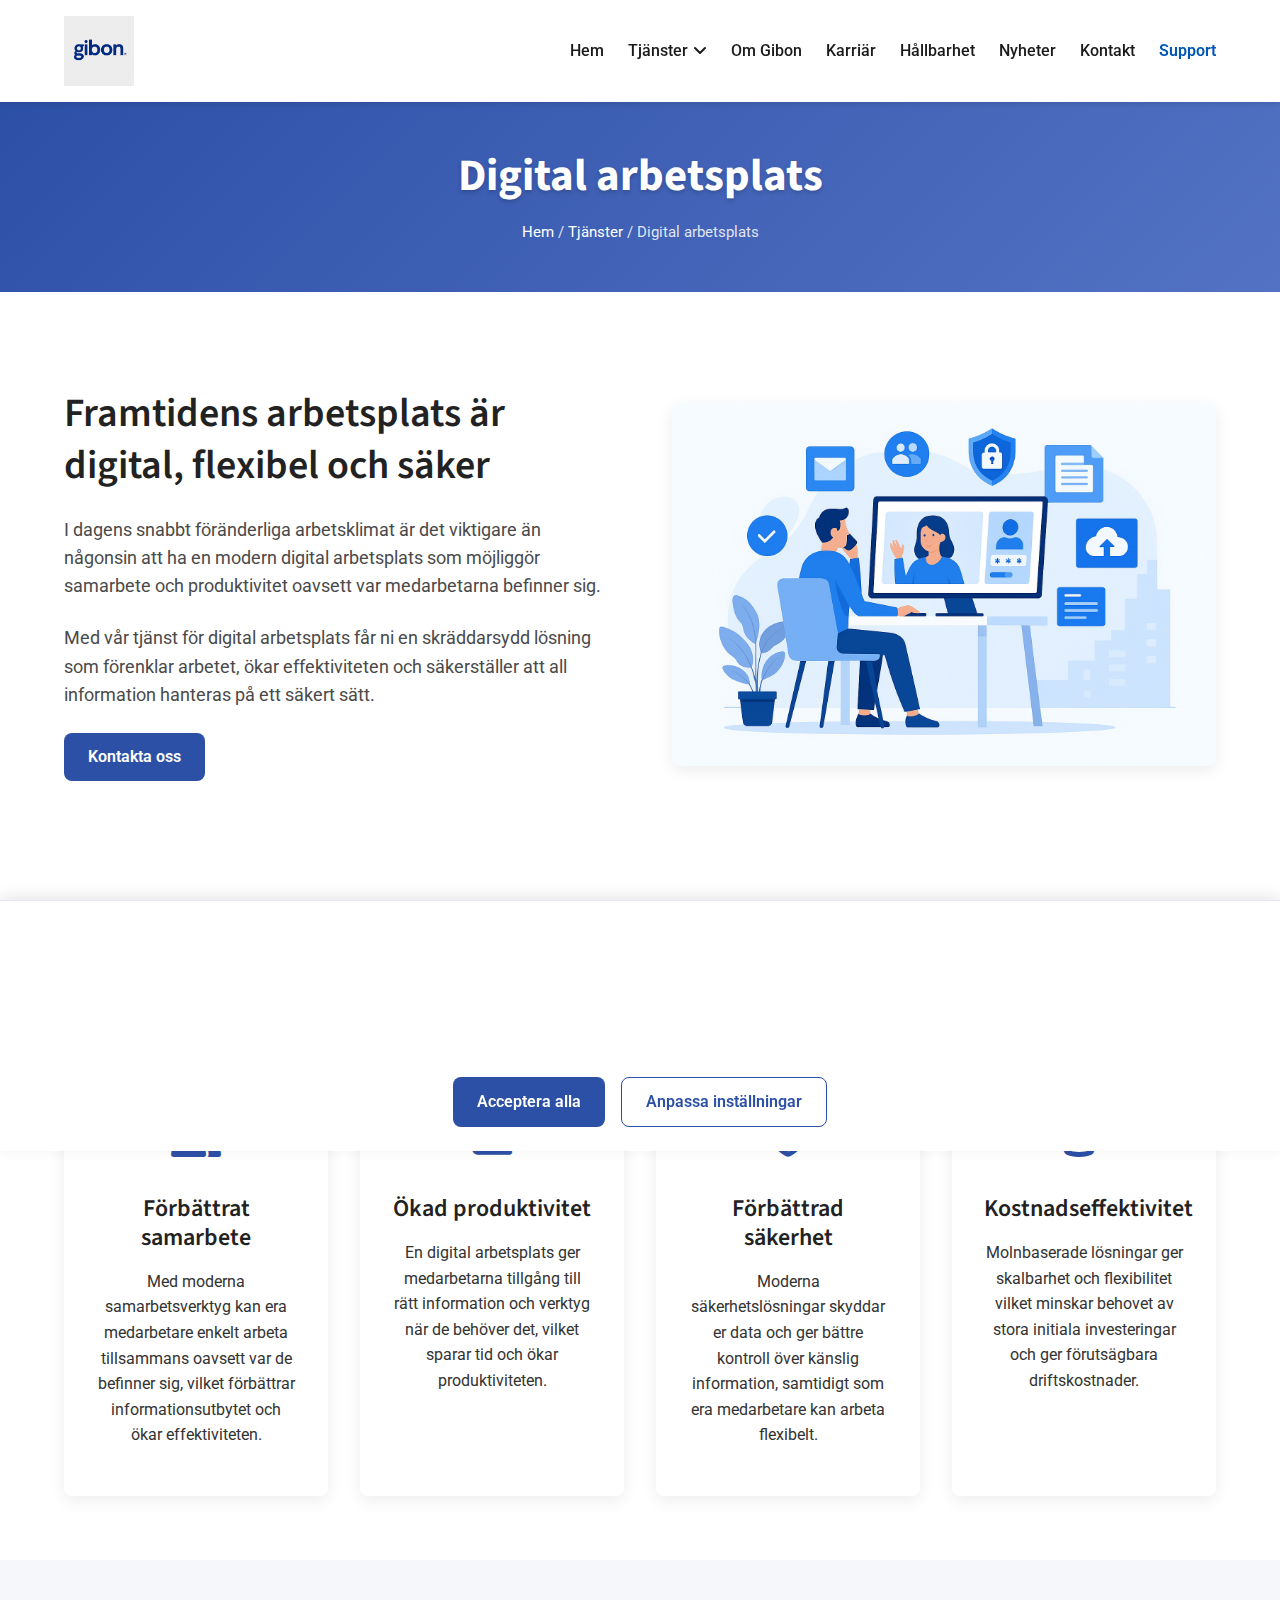
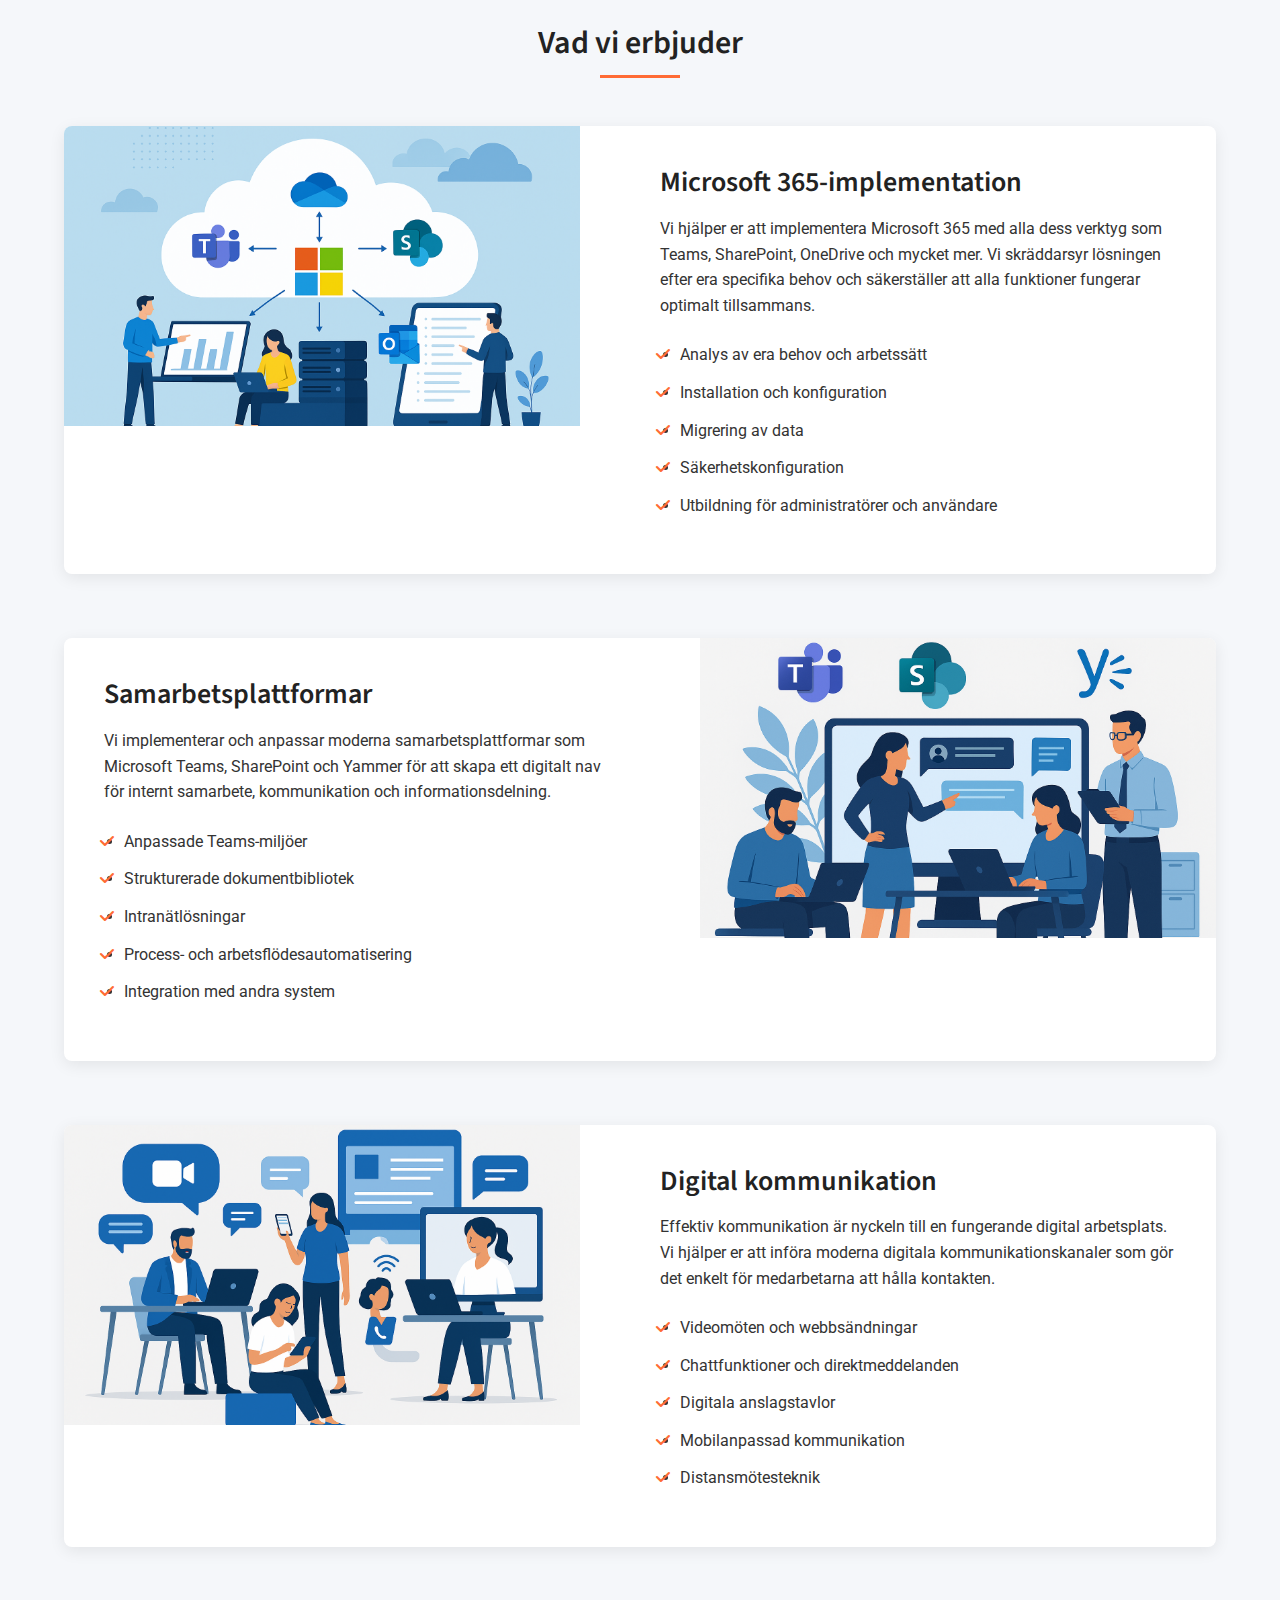
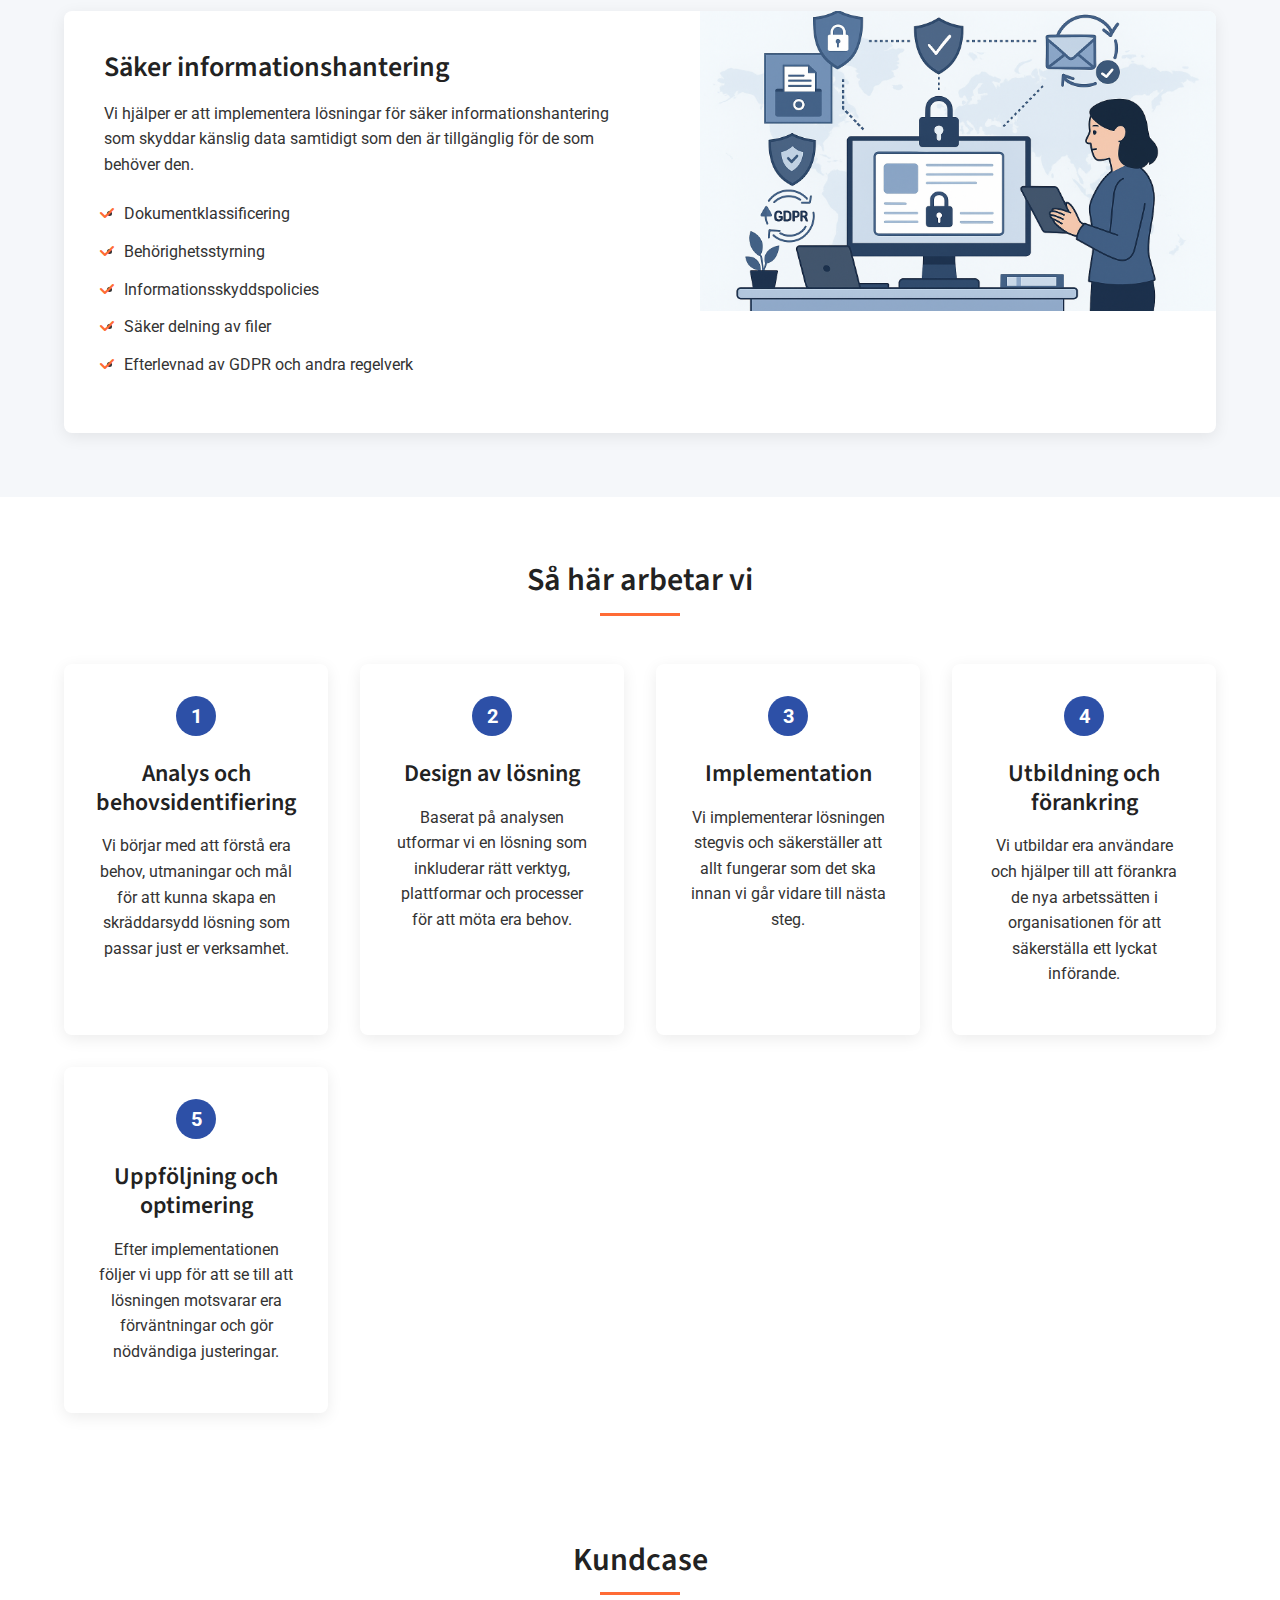
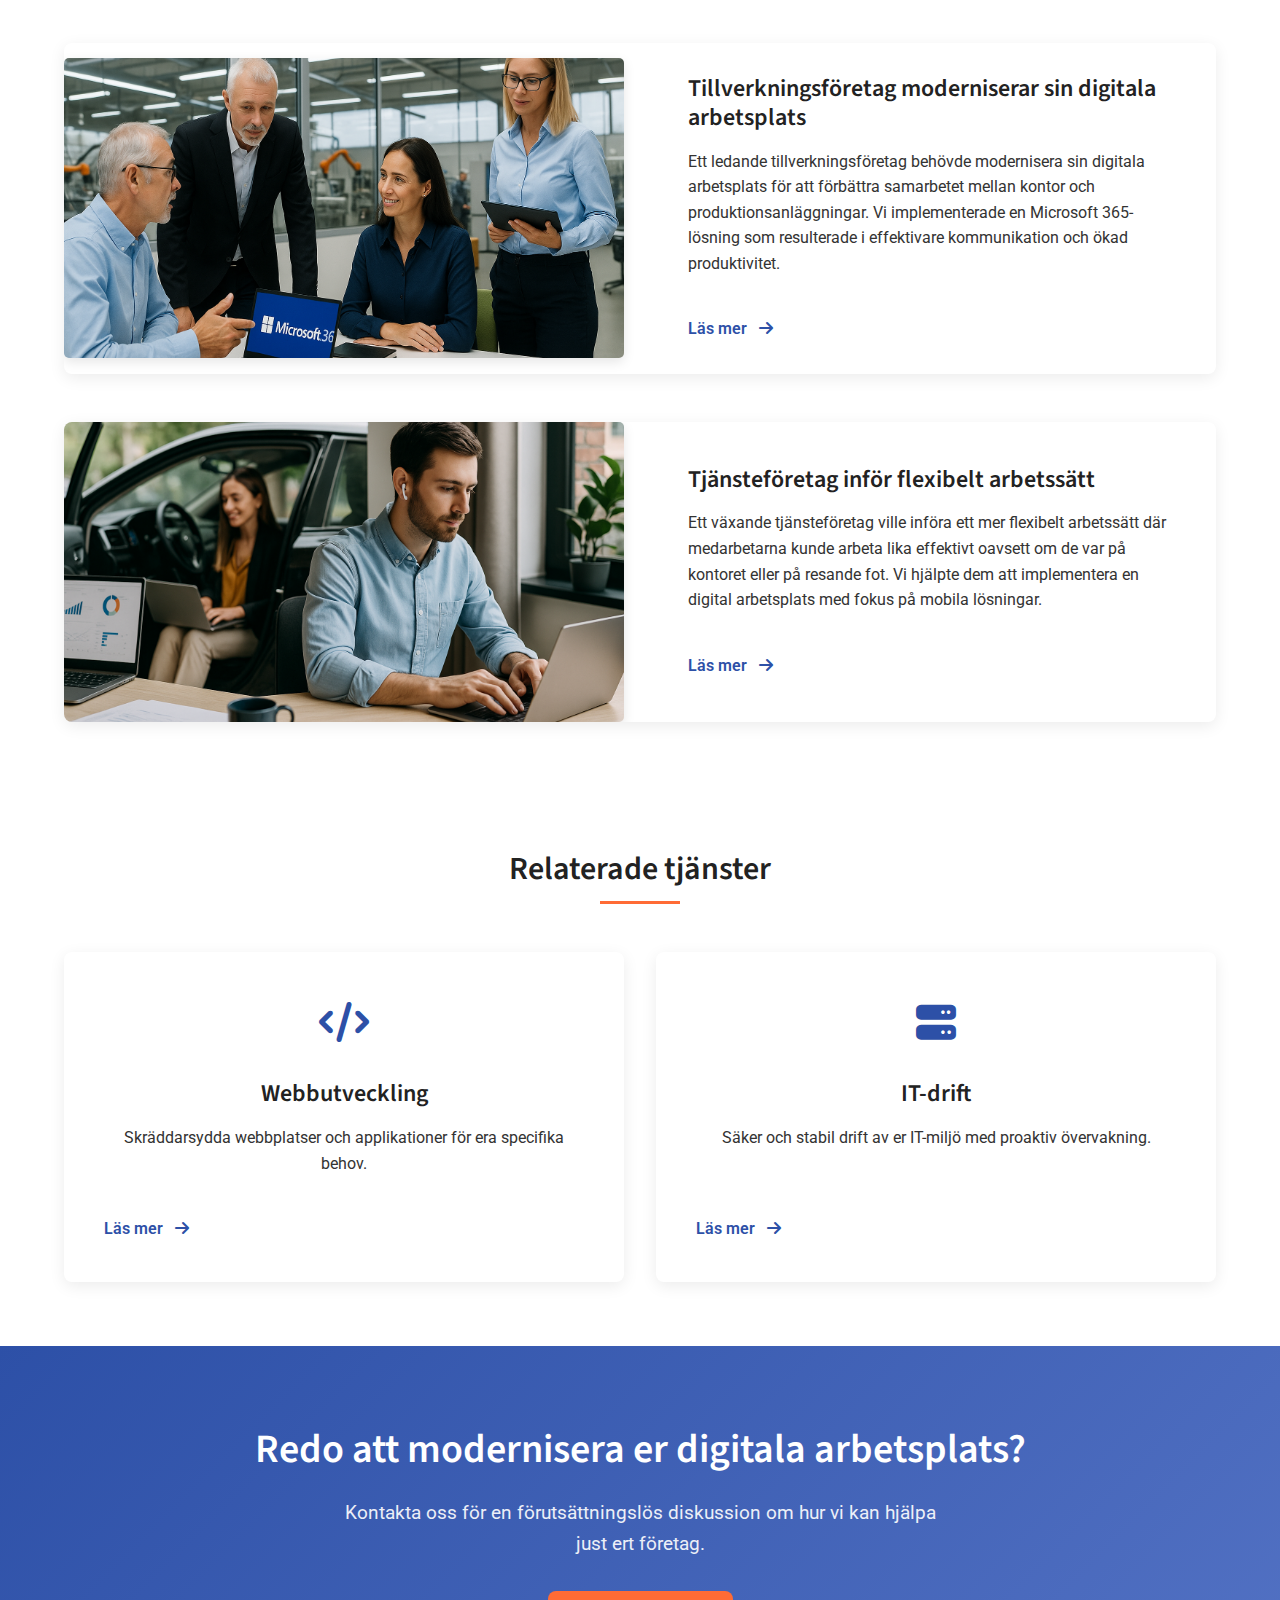
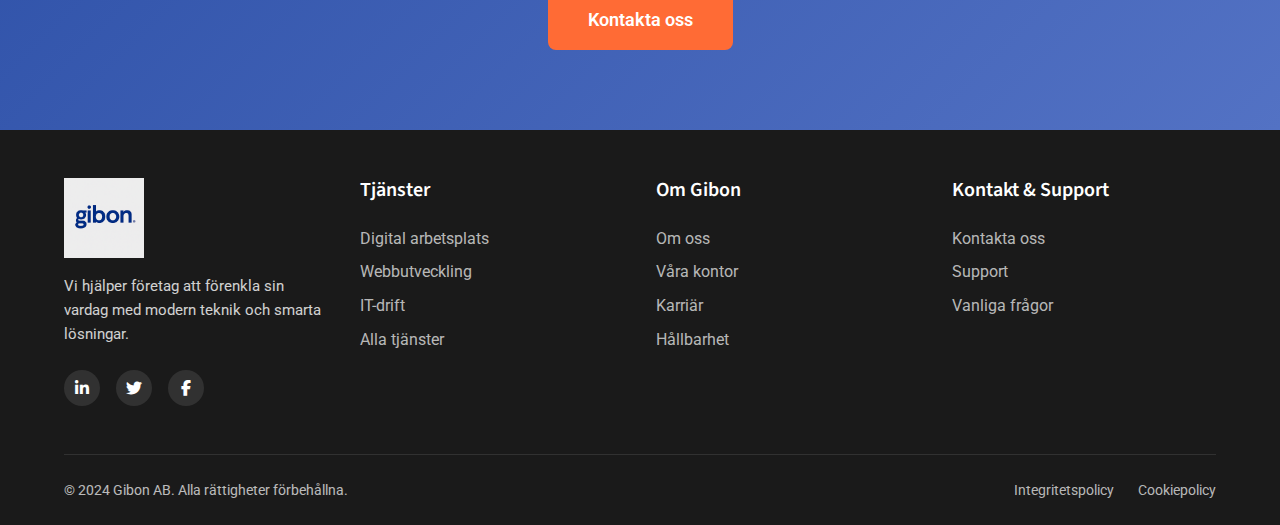
<file: tjanster/digital-arbetsplats.html>
<!DOCTYPE html>
<html lang="sv">
<head>
    <meta charset="UTF-8">
    <meta name="viewport" content="width=device-width, initial-scale=1.0">
    <meta name="description" content="Kund AB hjälper er att skapa en modern och effektiv digital arbetsplats med molnbaserade lösningar, Microsoft 365 och säker informationshantering.">
    <title>Digital arbetsplats | Gibon AB</title>
    <link rel="stylesheet" href="../css/normalize.css">
    <link rel="stylesheet" href="../css/style.css">
    <link rel="stylesheet" href="../css/responsive.css">
    <link rel="preconnect" href="https://fonts.googleapis.com">
    <link rel="preconnect" href="https://fonts.gstatic.com" crossorigin>
    <link href="https://fonts.googleapis.com/css2?family=Roboto:wght@300;400;500;700&family=Source+Sans+Pro:wght@400;600;700&display=swap" rel="stylesheet">
    <!-- Font Awesome -->
    <link rel="stylesheet" href="https://cdnjs.cloudflare.com/ajax/libs/font-awesome/6.4.0/css/all.min.css">
    <!-- Schema.org strukturerad data enligt Google's riktlinjer -->
    <script type="application/ld+json">
    {
      "@context": "https://schema.org",
      "@type": "Service",
      "serviceType": "Digital Arbetsplats",
      "provider": {
        "@type": "Organization",
        "name": "Kund AB",
        "url": "https://kund.se"
      },
      "description": "Modern digital arbetsplats med Microsoft 365, Teams och säker informationshantering.",
      "offers": {
        "@type": "Offer",
        "availability": "https://schema.org/InStock"
      }
    }
    </script>
    <style>
    /* Förbättrad estetik och användbarhet */
    :root {
        --primary-color: #2d50a7;
        --secondary-color: #5372c4;
        --accent-color: #ff6b35;
        --light-gray: #f5f7fa;
        --medium-gray: #e4e8ef;
        --dark-gray: #4a4a4a;
        --text-color: #333;
        --border-radius: 8px;
        --box-shadow: 0 4px 16px rgba(0, 0, 0, 0.08);
        --transition: all 0.3s ease;
    }
    
    body {
        font-family: 'Roboto', sans-serif;
        color: var(--text-color);
        line-height: 1.6;
        background-color: #fff;
    }

    h1, h2, h3, h4, h5, h6 {
        font-family: 'Source Sans Pro', sans-serif;
        margin-top: 0;
        color: #222;
    }

    h1 { font-size: 2.5rem; margin-bottom: 1rem; }
    h2 { font-size: 2rem; margin-bottom: 1.5rem; }
    h3 { font-size: 1.5rem; margin-bottom: 1rem; }

    section {
        padding: 4rem 0;
    }

    .section-title {
        text-align: center;
        margin-bottom: 3rem;
        position: relative;
        padding-bottom: 1rem;
    }

    .section-title:after {
        content: '';
        position: absolute;
        bottom: 0;
        left: 50%;
        transform: translateX(-50%);
        width: 80px;
        height: 3px;
        background: var(--accent-color);
    }

    .container {
        max-width: 1200px;
        margin: 0 auto;
        padding: 0 1.5rem;
    }

    /* Förbättrad Cookie Banner */
    .cookie-banner {
        position: fixed;
        bottom: 0;
        left: 0;
        right: 0;
        background: #fff;
        padding: 1.5rem 0;
        box-shadow: 0 -4px 15px rgba(0, 0, 0, 0.1);
        z-index: 1000;
        border-top: 1px solid var(--medium-gray);
    }

    .cookie-content {
        max-width: 1000px;
        margin: 0 auto;
        display: flex;
        flex-direction: column;
        align-items: center;
    }

    .cookie-content h3 {
        margin-top: 0;
        margin-bottom: 0.5rem;
    }

    .cookie-actions {
        margin-top: 1rem;
        display: flex;
        gap: 1rem;
    }

    /* Förbättrad Page Header */
    .page-header {
        background: linear-gradient(135deg, var(--primary-color) 0%, var(--secondary-color) 100%);
        color: white;
        padding: 3rem 0;
        text-align: center;
    }

    .page-header h1 {
        margin: 0;
        color: white;
        font-weight: 700;
        font-size: 2.8rem;
        text-shadow: 0 2px 4px rgba(0, 0, 0, 0.2);
    }

    .breadcrumbs {
        color: rgba(255, 255, 255, 0.85);
        margin-top: 1rem;
        font-size: 0.95rem;
    }

    .breadcrumbs a {
        color: white;
        text-decoration: none;
        transition: var(--transition);
    }

    .breadcrumbs a:hover {
        text-decoration: underline;
    }

    /* Knappar */
    .btn {
        display: inline-block;
        padding: 0.75rem 1.5rem;
        border-radius: var(--border-radius);
        text-decoration: none;
        font-weight: 600;
        text-align: center;
        transition: var(--transition);
        border: none;
        cursor: pointer;
        font-size: 1rem;
    }

    .btn-primary {
        background-color: var(--primary-color);
        color: white;
    }

    .btn-primary:hover {
        background-color: #1e3c8c;
        transform: translateY(-2px);
        box-shadow: 0 4px 12px rgba(45, 80, 167, 0.25);
    }

    .btn-secondary {
        background-color: white;
        color: var(--primary-color);
        border: 1px solid var(--primary-color);
    }

    .btn-secondary:hover {
        background-color: var(--light-gray);
    }

    /* Förbättrad Hero Section */
    .service-hero {
        display: flex;
        flex-direction: column;
        align-items: center;
        gap: 2rem;
        margin: 2rem 0 4rem;
    }

    .service-hero-content {
        max-width: 700px;
        text-align: center;
    }

    .service-hero-content h2 {
        font-size: 2.5rem;
        margin-bottom: 1.5rem;
        line-height: 1.3;
    }

    .service-hero-content p {
        font-size: 1.1rem;
        margin-bottom: 1.5rem;
        color: var(--dark-gray);
    }

    .service-hero-image {
        max-width: 100%;
        border-radius: var(--border-radius);
        overflow: hidden;
        box-shadow: var(--box-shadow);
    }

    .service-hero-image img {
        width: 100%;
        height: auto;
        max-height: 400px;
        object-fit: cover;
        transition: transform 0.5s ease;
    }

    /* Förbättrade fördelar */
    .benefits-grid {
        display: grid;
        grid-template-columns: repeat(auto-fit, minmax(250px, 1fr));
        gap: 2rem;
        margin-top: 2rem;
    }

    .benefit-card {
        background-color: white;
        padding: 2rem;
        border-radius: var(--border-radius);
        box-shadow: var(--box-shadow);
        transition: var(--transition);
        text-align: center;
    }

    .benefit-card:hover {
        transform: translateY(-5px);
        box-shadow: 0 10px 20px rgba(0, 0, 0, 0.1);
    }

    .benefit-icon {
        margin-bottom: 1.5rem;
        font-size: 2.5rem;
        color: var(--primary-color);
    }

    .benefit-card h3 {
        margin-bottom: 1rem;
        font-weight: 600;
    }

    /* Förbättrade erbjudanden */
    .service-offerings {
        background-color: var(--light-gray);
    }

    .offering-item {
        display: flex;
        flex-direction: column-reverse;
        gap: 2.5rem;
        margin-bottom: 4rem;
        background-color: white;
        border-radius: var(--border-radius);
        overflow: hidden;
        box-shadow: var(--box-shadow);
    }

    .offering-item:last-child {
        margin-bottom: 0;
    }

    .offering-content {
        padding: 2.5rem;
    }

    .offering-content h3 {
        margin-top: 0;
        font-size: 1.75rem;
        margin-bottom: 1rem;
    }

    .offering-image {
        width: 100%;
        height: 300px;
    }

    .offering-image img {
        width: 100%;
        height: 100%;
        object-fit: cover;
    }

    .offering-features {
        margin-top: 1.5rem;
        padding-left: 1.25rem;
    }

    .offering-features li {
        margin-bottom: 0.75rem;
        position: relative;
    }

    .offering-features li::before {
        content: "\f00c";
        font-family: "Font Awesome 6 Free";
        font-weight: 900;
        color: var(--accent-color);
        position: absolute;
        left: -1.5rem;
    }

    /* Förbättrade processteg */
    .process-steps {
        display: grid;
        grid-template-columns: repeat(auto-fit, minmax(220px, 1fr));
        gap: 2rem;
    }

    .process-step {
        background-color: white;
        padding: 2rem;
        border-radius: var(--border-radius);
        box-shadow: var(--box-shadow);
        text-align: center;
        position: relative;
        transition: var(--transition);
    }

    .process-step:hover {
        transform: translateY(-5px);
    }

    .step-number {
        background-color: var(--primary-color);
        color: white;
        width: 40px;
        height: 40px;
        border-radius: 50%;
        display: flex;
        align-items: center;
        justify-content: center;
        font-weight: bold;
        margin: 0 auto 1.5rem;
        font-size: 1.25rem;
    }

    /* Förbättrade kundcase */
    .case-grid {
        display: grid;
        grid-template-columns: 1fr;
        gap: 3rem;
    }

    .case-card {
        background-color: white;
        border-radius: var(--border-radius);
        overflow: hidden;
        box-shadow: var(--box-shadow);
        transition: var(--transition);
    }

    .case-card:hover {
        transform: translateY(-5px);
        box-shadow: 0 12px 24px rgba(0, 0, 0, 0.12);
    }

    .case-image {
        width: 100%;
        height: 300px;
        overflow: hidden;
    }

    .case-image img {
        width: 100%;
        height: 100%;
        object-fit: cover;
        transition: transform 0.5s ease;
    }

    .case-card:hover .case-image img {
        transform: scale(1.05);
    }

    .case-content {
        padding: 2rem;
    }

    .case-content h3 {
        margin-top: 0;
        margin-bottom: 1rem;
    }

    .read-more {
        display: inline-block;
        margin-top: 1rem;
        color: var(--primary-color);
        text-decoration: none;
        font-weight: 600;
        transition: var(--transition);
    }

    .read-more i {
        margin-left: 0.5rem;
        transition: var(--transition);
    }

    .read-more:hover {
        color: var(--secondary-color);
    }

    .read-more:hover i {
        transform: translateX(3px);
    }

    /* Förbättrade relaterade tjänster */
    .services-grid {
        display: grid;
        grid-template-columns: repeat(auto-fit, minmax(300px, 1fr));
        gap: 2rem;
    }

    .service-card {
        background-color: white;
        padding: 2.5rem;
        border-radius: var(--border-radius);
        box-shadow: var(--box-shadow);
        text-align: center;
        transition: var(--transition);
    }

    .service-card:hover {
        transform: translateY(-5px);
        box-shadow: 0 12px 24px rgba(0, 0, 0, 0.12);
    }

    .service-icon {
        margin-bottom: 1.5rem;
        font-size: 2.5rem;
        color: var(--primary-color);
    }

    /* Förbättrad CTA */
    .cta-section {
        background: linear-gradient(135deg, var(--primary-color) 0%, var(--secondary-color) 100%);
        color: white;
        text-align: center;
        padding: 5rem 0;
    }

    .cta-content h2 {
        color: white;
        margin-bottom: 1.5rem;
        font-size: 2.5rem;
    }

    .cta-content p {
        max-width: 600px;
        margin: 0 auto 2rem;
        font-size: 1.2rem;
        opacity: 0.9;
    }

    .cta-content .btn-primary {
        background-color: var(--accent-color);
        padding: 1rem 2.5rem;
        font-size: 1.1rem;
    }
    
    .cta-content .btn-primary:hover {
        background-color: #e85a26;
    }

    /* Responsivitet */
    @media (min-width: 768px) {
        .service-hero {
            flex-direction: row;
            gap: 4rem;
        }
        
        .service-hero-content {
            flex: 1;
            text-align: left;
        }
        
        .service-hero-image {
            flex: 1;
        }
        
        .offering-item {
            flex-direction: row;
        }
        
        .offering-content {
            flex: 1;
        }
        
        .offering-image {
            flex: 1;
        }
        
        /* Varannan bild till vänster */
        .offering-item:nth-child(even) {
            flex-direction: row-reverse;
        }
    }
    </style>
</head>
<body class="page-tjanst single-tjanst">
    <!-- Cookie-banner -->
    <div id="cookie-consent" class="cookie-banner">
        <div class="container">
            <div class="cookie-content">
                <h3>Cookies på gibon.se</h3>
                <p>Vi använder cookies för att förbättra din upplevelse på vår webbplats. Genom att fortsätta använda webbplatsen godkänner du användningen av cookies.</p>
                <div class="cookie-actions">
                    <button id="accept-cookies" class="btn btn-primary">Acceptera alla</button>
                    <button id="customize-cookies" class="btn btn-secondary">Anpassa inställningar</button>
                </div>
            </div>
        </div>
    </div>

    <!-- Header -->
    <header class="site-header">
        <div class="container">
            <div class="header-inner">
                <div class="logo">
                    <a href="../index.html">
                        <img src="../img/logo.svg.png" alt="Kund AB Logotyp" width="120" height="40">
                    </a>
                </div>
                <nav class="main-navigation">
                    <button class="menu-toggle" aria-controls="primary-menu" aria-expanded="false">
                        <span class="screen-reader-text">Meny</span>
                        <span class="hamburger"></span>
                    </button>
                    <ul id="primary-menu" class="menu">
                        <li class="menu-item"><a href="../index.html">Hem</a></li>
                        <li class="menu-item current-menu-ancestor has-children">
                            <a href="../tjanster.html">Tjänster</a>
                            <ul class="sub-menu">
                                <li class="current-menu-item"><a href="digital-arbetsplats.html">Digital arbetsplats</a></li>
                                <li><a href="webbutveckling.html">Webbutveckling</a></li>
                                <li><a href="it-drift.html">IT-drift</a></li>
                            </ul>
                        </li>
                        <li class="menu-item"><a href="../om-oss.html">Om Gibon</a></li>
                        <li class="menu-item"><a href="../karriar.html">Karriär</a></li>
                        <li class="menu-item"><a href="../hallbarhet.html">Hållbarhet</a></li>
                        <li class="menu-item"><a href="../nyheter.html">Nyheter</a></li>
                        <li class="menu-item"><a href="../kontakt.html">Kontakt</a></li>
                        <li class="menu-item highlight"><a href="../support.html">Support</a></li>
                    </ul>
                </nav>
            </div>
        </div>
    </header>

    <!-- Sidhuvud -->
    <div class="page-header">
        <div class="container">
            <h1>Digital arbetsplats</h1>
            <div class="breadcrumbs">
                <a href="../index.html">Hem</a> / <a href="../tjanster.html">Tjänster</a> / <span>Digital arbetsplats</span>
            </div>
        </div>
    </div>

    <!-- Huvudinnehåll -->
    <main class="site-main">
        <!-- Introduktion -->
        <section class="section-intro">
            <div class="container">
                <div class="service-hero">
                    <div class="service-hero-content">
                        <h2>Framtidens arbetsplats är digital, flexibel och säker</h2>
                        <p>I dagens snabbt föränderliga arbetsklimat är det viktigare än någonsin att ha en modern digital arbetsplats som möjliggör samarbete och produktivitet oavsett var medarbetarna befinner sig.</p>
                        <p>Med vår tjänst för digital arbetsplats får ni en skräddarsydd lösning som förenklar arbetet, ökar effektiviteten och säkerställer att all information hanteras på ett säkert sätt.</p>
                        <a href="../kontakt.html" class="btn btn-primary">Kontakta oss</a>
                    </div>
                    <div class="service-hero-image">
                        <img src="../img/digital-wrokspace-hero.png" alt="Digital arbetsplats" width="600" height="400">
                    </div>
                </div>
            </div>
        </section>

        <!-- Fördelar -->
        <section class="service-benefits">
            <div class="container">
                <h2 class="section-title">Fördelar med en modern digital arbetsplats</h2>
                <div class="benefits-grid">
                    <div class="benefit-card">
                        <div class="benefit-icon">
                            <i class="fas fa-user-friends"></i>
                        </div>
                        <h3>Förbättrat samarbete</h3>
                        <p>Med moderna samarbetsverktyg kan era medarbetare enkelt arbeta tillsammans oavsett var de befinner sig, vilket förbättrar informationsutbytet och ökar effektiviteten.</p>
                    </div>
                    <div class="benefit-card">
                        <div class="benefit-icon">
                            <i class="fas fa-chart-line"></i>
                        </div>
                        <h3>Ökad produktivitet</h3>
                        <p>En digital arbetsplats ger medarbetarna tillgång till rätt information och verktyg när de behöver det, vilket sparar tid och ökar produktiviteten.</p>
                    </div>
                    <div class="benefit-card">
                        <div class="benefit-icon">
                            <i class="fas fa-shield-alt"></i>
                        </div>
                        <h3>Förbättrad säkerhet</h3>
                        <p>Moderna säkerhetslösningar skyddar er data och ger bättre kontroll över känslig information, samtidigt som era medarbetare kan arbeta flexibelt.</p>
                    </div>
                    <div class="benefit-card">
                        <div class="benefit-icon">
                            <i class="fas fa-coins"></i>
                        </div>
                        <h3>Kostnadseffektivitet</h3>
                        <p>Molnbaserade lösningar ger skalbarhet och flexibilitet vilket minskar behovet av stora initiala investeringar och ger förutsägbara driftskostnader.</p>
                    </div>
                </div>
            </div>
        </section>

        <!-- Vårt erbjudande -->
        <section class="service-offerings">
            <div class="container">
                <h2 class="section-title">Vad vi erbjuder</h2>
                
                <div class="offering-item">
                    <div class="offering-content">
                        <h3>Microsoft 365-implementation</h3>
                        <p>Vi hjälper er att implementera Microsoft 365 med alla dess verktyg som Teams, SharePoint, OneDrive och mycket mer. Vi skräddarsyr lösningen efter era specifika behov och säkerställer att alla funktioner fungerar optimalt tillsammans.</p>
                        <ul class="offering-features">
                            <li>Analys av era behov och arbetssätt</li>
                            <li>Installation och konfiguration</li>
                            <li>Migrering av data</li>
                            <li>Säkerhetskonfiguration</li>
                            <li>Utbildning för administratörer och användare</li>
                        </ul>
                    </div>
                    <div class="offering-image">
                        <img src="../img/microsoft-hero.png" alt="Microsoft 365" width="600" height="300">
                    </div>
                </div>
                
                <div class="offering-item">
                    <div class="offering-content">
                        <h3>Samarbetsplattformar</h3>
                        <p>Vi implementerar och anpassar moderna samarbetsplattformar som Microsoft Teams, SharePoint och Yammer för att skapa ett digitalt nav för internt samarbete, kommunikation och informationsdelning.</p>
                        <ul class="offering-features">
                            <li>Anpassade Teams-miljöer</li>
                            <li>Strukturerade dokumentbibliotek</li>
                            <li>Intranätlösningar</li>
                            <li>Process- och arbetsflödesautomatisering</li>
                            <li>Integration med andra system</li>
                        </ul>
                    </div>
                    <div class="offering-image">
                        <img src="../img/samarbetsplattformar-hero.png" alt="Samarbetsverktyg" width="600" height="300">
                    </div>
                </div>
                
                <div class="offering-item">
                    <div class="offering-content">
                        <h3>Digital kommunikation</h3>
                        <p>Effektiv kommunikation är nyckeln till en fungerande digital arbetsplats. Vi hjälper er att införa moderna digitala kommunikationskanaler som gör det enkelt för medarbetarna att hålla kontakten.</p>
                        <ul class="offering-features">
                            <li>Videomöten och webbsändningar</li>
                            <li>Chattfunktioner och direktmeddelanden</li>
                            <li>Digitala anslagstavlor</li>
                            <li>Mobilanpassad kommunikation</li>
                            <li>Distansmötesteknik</li>
                        </ul>
                    </div>
                    <div class="offering-image">
                        <img src="../img/digital-kommunikation-hero.png" alt="Digital kommunikation" width="600" height="300">
                    </div>
                </div>
                
                <div class="offering-item">
                    <div class="offering-content">
                        <h3>Säker informationshantering</h3>
                        <p>Vi hjälper er att implementera lösningar för säker informationshantering som skyddar känslig data samtidigt som den är tillgänglig för de som behöver den.</p>
                        <ul class="offering-features">
                            <li>Dokumentklassificering</li>
                            <li>Behörighetsstyrning</li>
                            <li>Informationsskyddspolicies</li>
                            <li>Säker delning av filer</li>
                            <li>Efterlevnad av GDPR och andra regelverk</li>
                        </ul>
                    </div>
                    <div class="offering-image">
                        <img src="../img/safe-hero.png" alt="Säker informationshantering" width="600" height="300">
                    </div>
                </div>
            </div>
        </section>

        <!-- Hur vi arbetar -->
        <section class="service-process">
            <div class="container">
                <h2 class="section-title">Så här arbetar vi</h2>
                <div class="process-steps">
                    <div class="process-step">
                        <div class="step-number">1</div>
                        <h3>Analys och behovsidentifiering</h3>
                        <p>Vi börjar med att förstå era behov, utmaningar och mål för att kunna skapa en skräddarsydd lösning som passar just er verksamhet.</p>
                    </div>
                    <div class="process-step">
                        <div class="step-number">2</div>
                        <h3>Design av lösning</h3>
                        <p>Baserat på analysen utformar vi en lösning som inkluderar rätt verktyg, plattformar och processer för att möta era behov.</p>
                    </div>
                    <div class="process-step">
                        <div class="step-number">3</div>
                        <h3>Implementation</h3>
                        <p>Vi implementerar lösningen stegvis och säkerställer att allt fungerar som det ska innan vi går vidare till nästa steg.</p>
                    </div>
                    <div class="process-step">
                        <div class="step-number">4</div>
                        <h3>Utbildning och förankring</h3>
                        <p>Vi utbildar era användare och hjälper till att förankra de nya arbetssätten i organisationen för att säkerställa ett lyckat införande.</p>
                    </div>
                    <div class="process-step">
                        <div class="step-number">5</div>
                        <h3>Uppföljning och optimering</h3>
                        <p>Efter implementationen följer vi upp för att se till att lösningen motsvarar era förväntningar och gör nödvändiga justeringar.</p>
                    </div>
                </div>
            </div>
        </section>

        <!-- Kundcase -->
        <section class="service-case-studies">
            <div class="container">
                <h2 class="section-title">Kundcase</h2>
                <div class="case-grid">
                    <div class="case-card">
                        <div class="case-image">
                            <img src="../img/kundcase-4.png" alt="Tillverkningsföretag" width="700" height="400">
                        </div>                       
                        <div class="case-content">
                            <h3>Tillverkningsföretag moderniserar sin digitala arbetsplats</h3>
                            <p>Ett ledande tillverkningsföretag behövde modernisera sin digitala arbetsplats för att förbättra samarbetet mellan kontor och produktionsanläggningar. Vi implementerade en Microsoft 365-lösning som resulterade i effektivare kommunikation och ökad produktivitet.</p>
                            <a href="../case/tillverkningsforetag.html" class="read-more">Läs mer <i class="fas fa-arrow-right"></i></a>
                        </div>
                    </div>
                    
                    <div class="case-card">
                        <div class="case-image">
                            <img src="../img/cundcase-5.png" alt="Tjänsteföretag" width="700" height="400">
                        </div>
                        <div class="case-content">
                            <h3>Tjänsteföretag inför flexibelt arbetssätt</h3>
                            <p>Ett växande tjänsteföretag ville införa ett mer flexibelt arbetssätt där medarbetarna kunde arbeta lika effektivt oavsett om de var på kontoret eller på resande fot. Vi hjälpte dem att implementera en digital arbetsplats med fokus på mobila lösningar.</p>
                            <a href="../case/tjansteforetag.html" class="read-more">Läs mer <i class="fas fa-arrow-right"></i></a>
                        </div>
                    </div>
                </div>
            </div>
        </section>
        
        <!-- Relaterade tjänster -->
        <section class="related-services">
            <div class="container">
                <h2 class="section-title">Relaterade tjänster</h2>
                <div class="services-grid">
                    <div class="service-card">
                        <div class="service-icon">
                            <i class="fas fa-code"></i>
                        </div>
                        <h3>Webbutveckling</h3>
                        <p>Skräddarsydda webbplatser och applikationer för era specifika behov.</p>
                        <a href="webbutveckling.html" class="read-more">Läs mer <i class="fas fa-arrow-right"></i></a>
                    </div>
                    <div class="service-card">
                        <div class="service-icon">
                            <i class="fas fa-server"></i>
                        </div>
                        <h3>IT-drift</h3>
                        <p>Säker och stabil drift av er IT-miljö med proaktiv övervakning.</p>
                        <a href="it-drift.html" class="read-more">Läs mer <i class="fas fa-arrow-right"></i></a>
                    </div>
                </div>
            </div>
        </section>

        <!-- CTA -->
        <section class="cta-section">
            <div class="container">
                <div class="cta-content">
                    <h2>Redo att modernisera er digitala arbetsplats?</h2>
                    <p>Kontakta oss för en förutsättningslös diskussion om hur vi kan hjälpa just ert företag.</p>
                    <a href="../kontakt.html" class="btn btn-primary">Kontakta oss</a>
                </div>
            </div>
        </section>
    </main>

    <!-- Footer -->
    <footer class="site-footer">
        <div class="container">
            <div class="footer-widgets">
                <div class="footer-widget">
                    <div class="footer-logo">
                        <img src="../img/logo.svg.png" alt="Kund AB" width="120" height="40">
                    </div>
                    <p>Vi hjälper företag att förenkla sin vardag med modern teknik och smarta lösningar.</p>
                    <div class="social-links">
                        <a href="https://www.linkedin.com/company/kund-ab" aria-label="LinkedIn"><i class="fab fa-linkedin-in"></i></a>
                        <a href="https://twitter.com/kundab" aria-label="Twitter"><i class="fab fa-twitter"></i></a>
                        <a href="https://www.facebook.com/kundab" aria-label="Facebook"><i class="fab fa-facebook-f"></i></a>
                    </div>
                </div>
                <div class="footer-widget">
                    <h3 class="widget-title">Tjänster</h3>
                    <ul class="footer-menu">
                        <li><a href="digital-arbetsplats.html">Digital arbetsplats</a></li>
                        <li><a href="webbutveckling.html">Webbutveckling</a></li>
                        <li><a href="it-drift.html">IT-drift</a></li>
                        <li><a href="../tjanster.html">Alla tjänster</a></li>
                    </ul>
                </div>
                <div class="footer-widget">
                    <h3 class="widget-title">Om Gibon</h3>
                    <ul class="footer-menu">
                        <li><a href="../om-oss.html">Om oss</a></li>
                        <li><a href="../kontor.html">Våra kontor</a></li>
                        <li><a href="../karriar.html">Karriär</a></li>
                        <li><a href="../hallbarhet.html">Hållbarhet</a></li>
                    </ul>
                </div>
                <div class="footer-widget">
                    <h3 class="widget-title">Kontakt &amp; Support</h3>
                    <ul class="footer-menu">
                        <li><a href="../kontakt.html">Kontakta oss</a></li>
                        <li><a href="../support.html">Support</a></li>
                        <li><a href="../faq.html">Vanliga frågor</a></li>
                    </ul>
                </div>
            </div>
            <div class="footer-bottom">
                <div class="copyright">
                    &copy; 2024 Gibon AB. Alla rättigheter förbehållna.
                </div>
                <div class="footer-links">
                    <a href="../integritetspolicy.html">Integritetspolicy</a>
                    <a href="../cookiepolicy.html">Cookiepolicy</a>
                </div>
            </div>
        </div>
    </footer>

    <!-- Scripts -->
    <script src="../js/main.js"></script>
    <script src="../js/cookie-consent.js"></script>
</file>
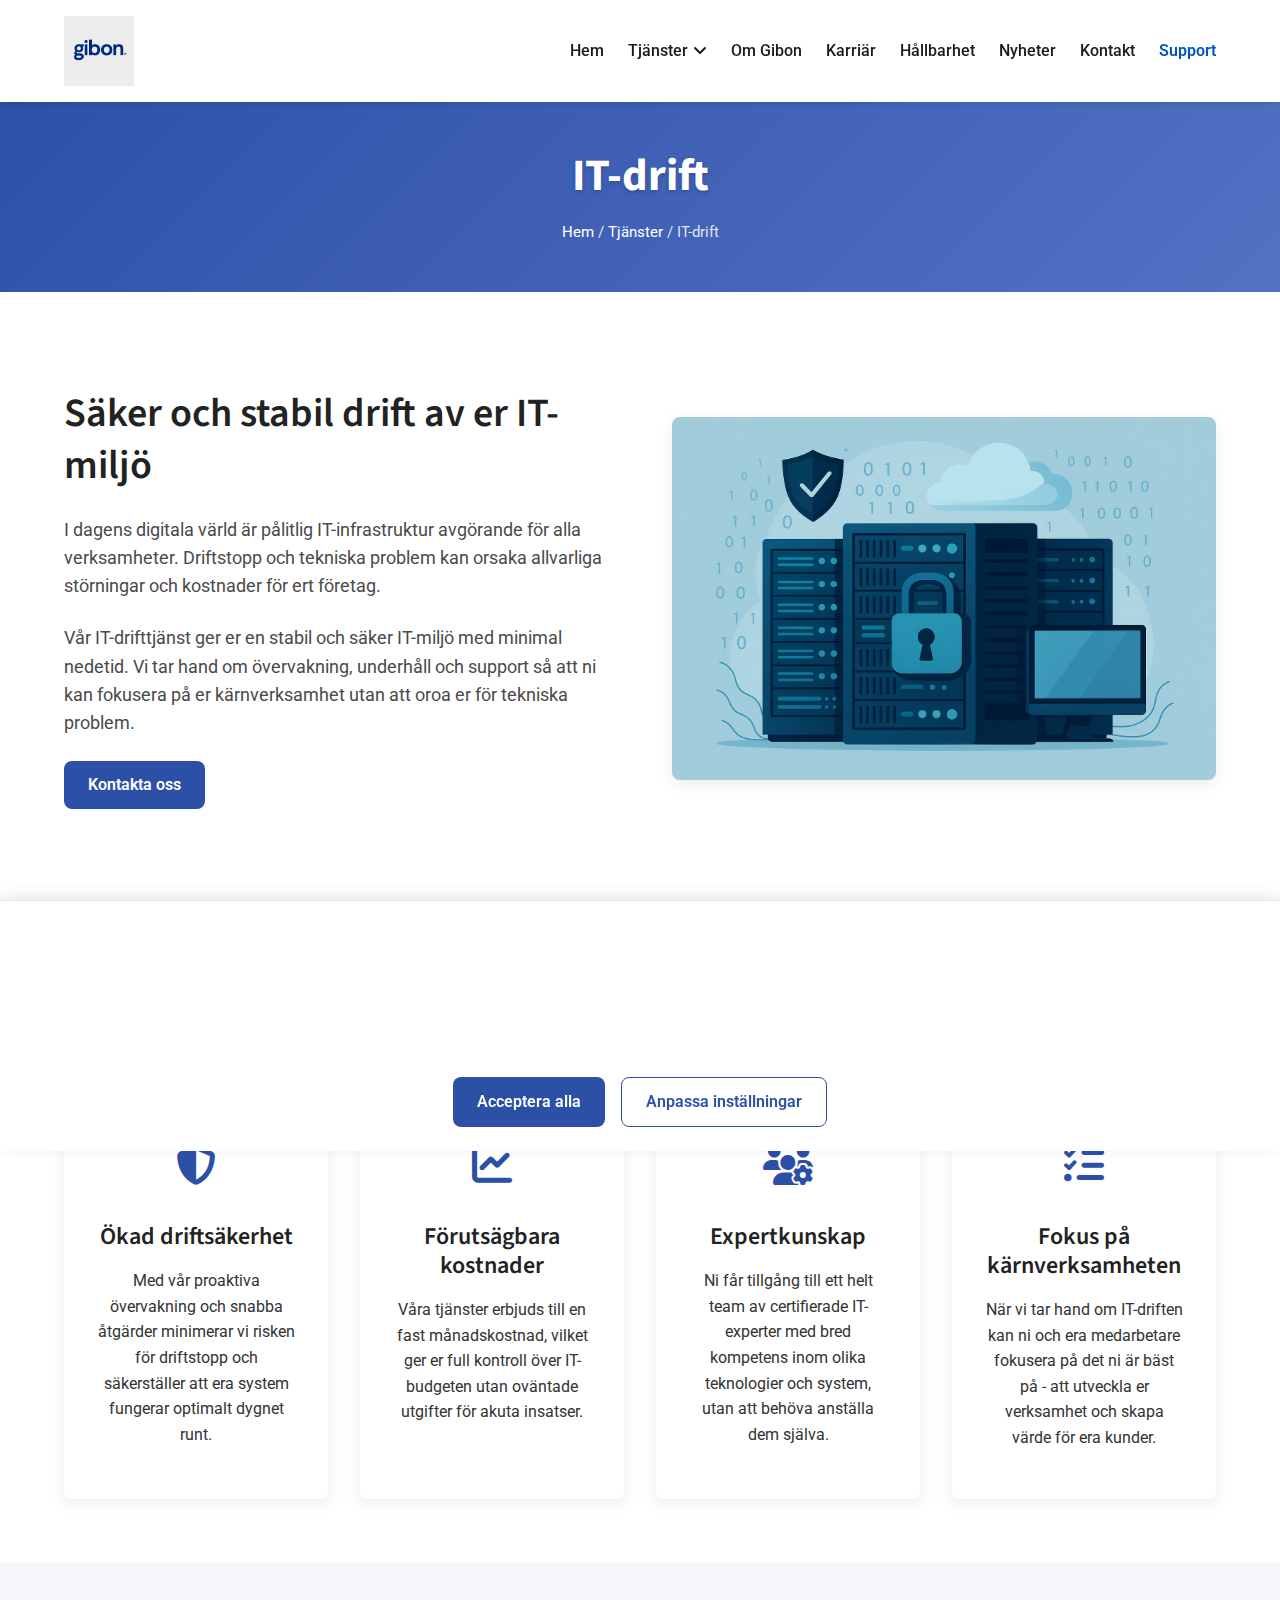
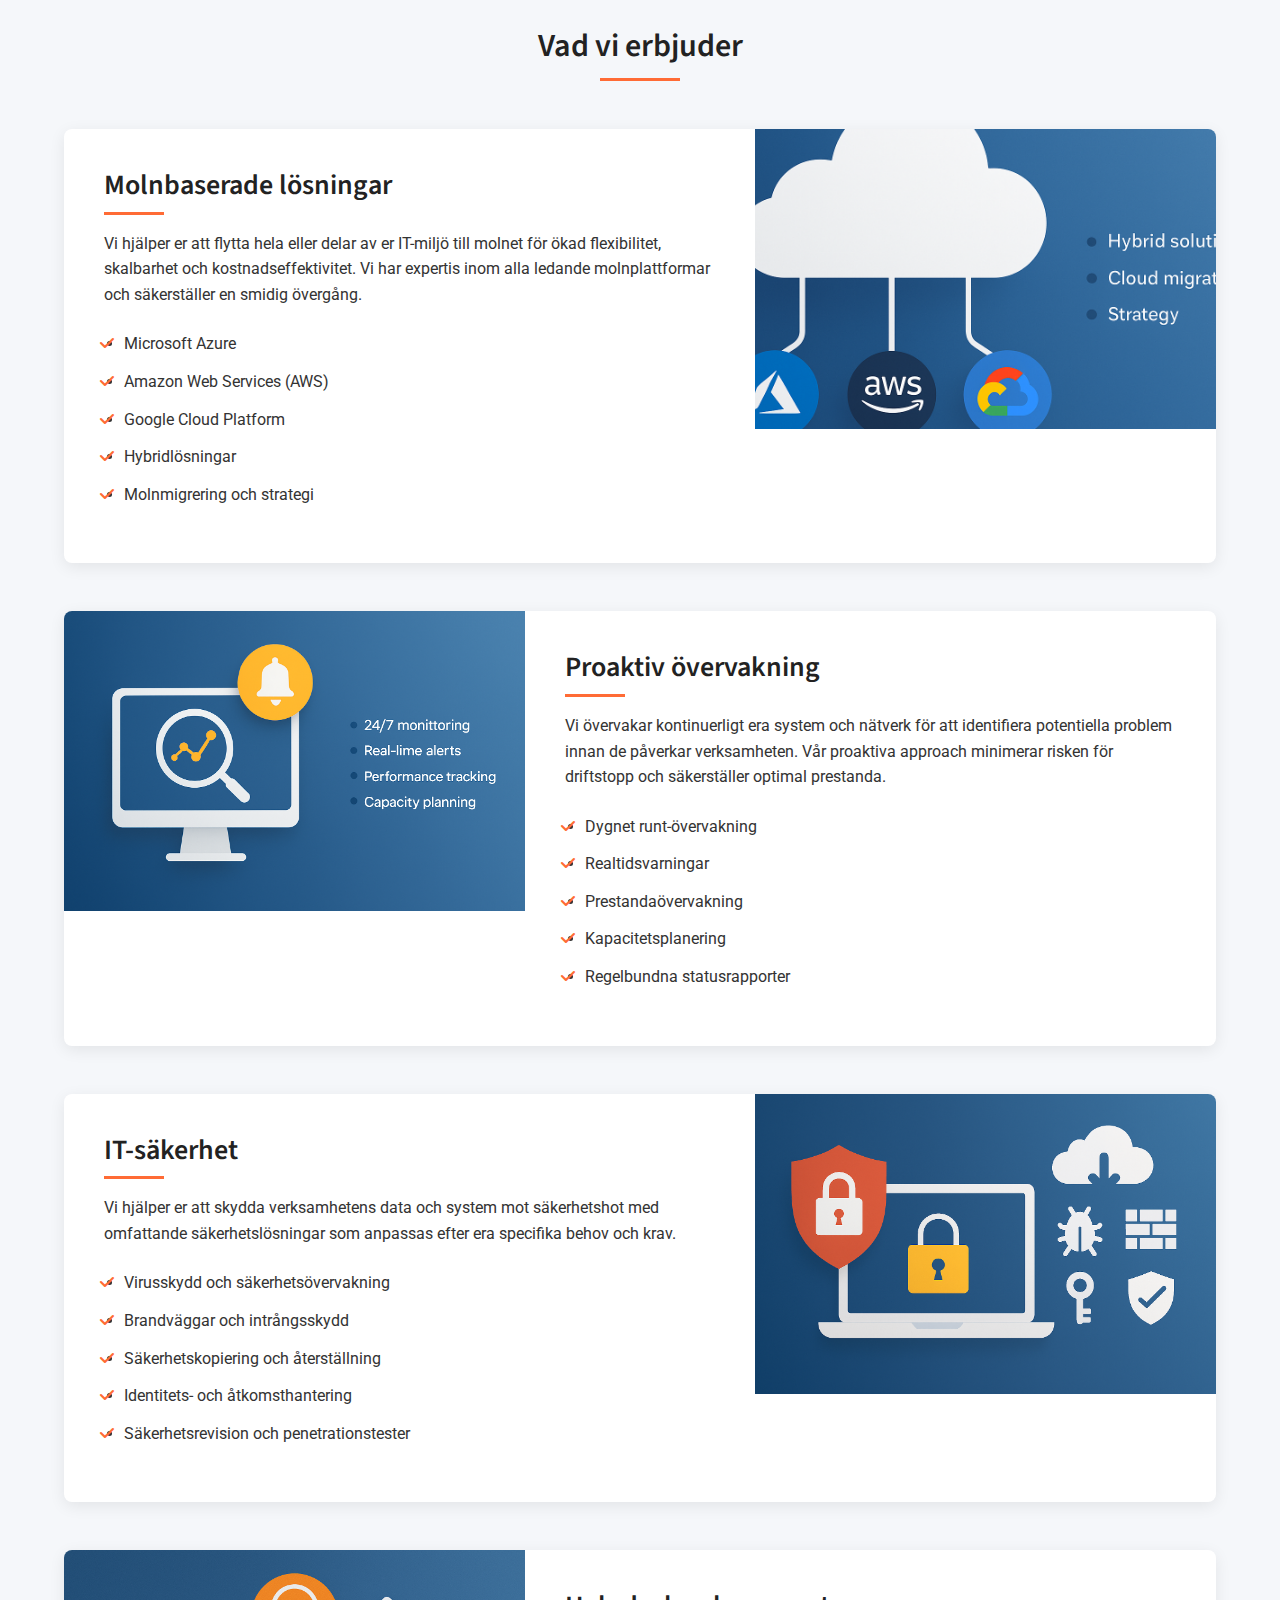
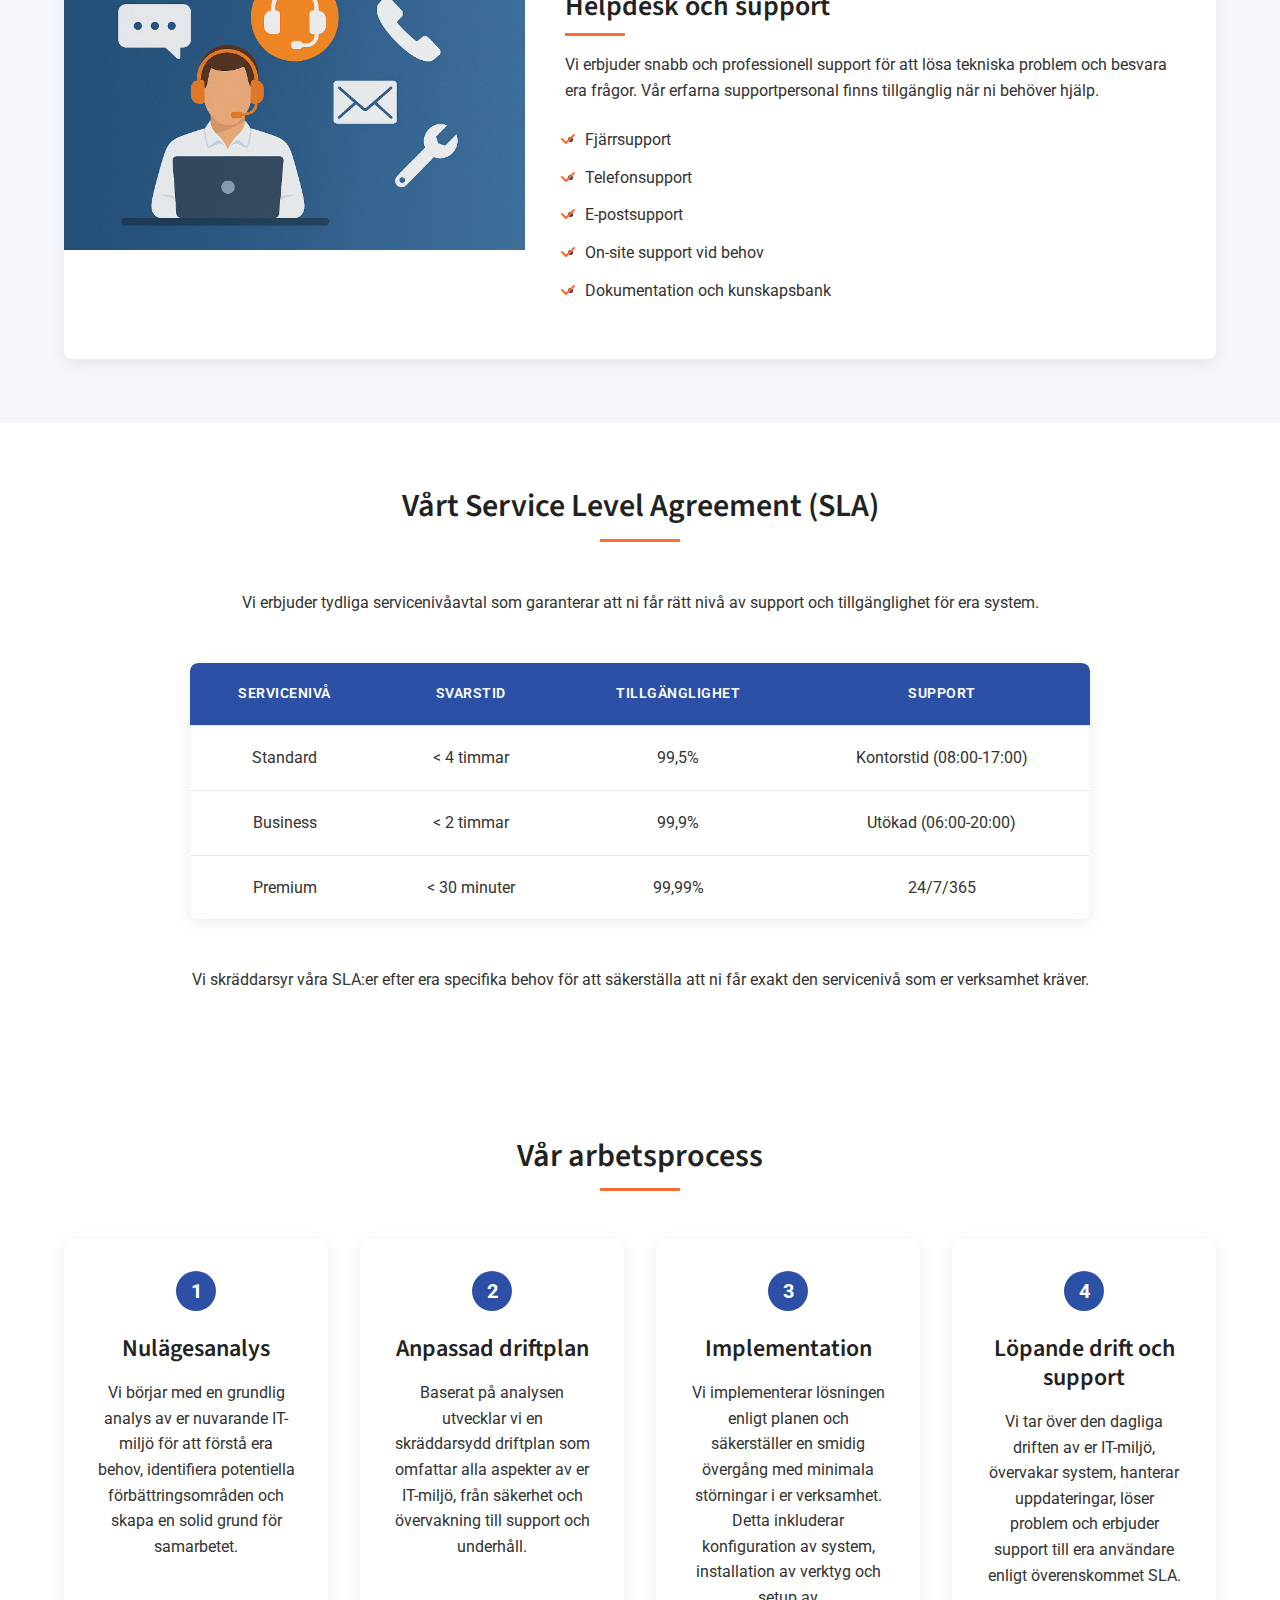
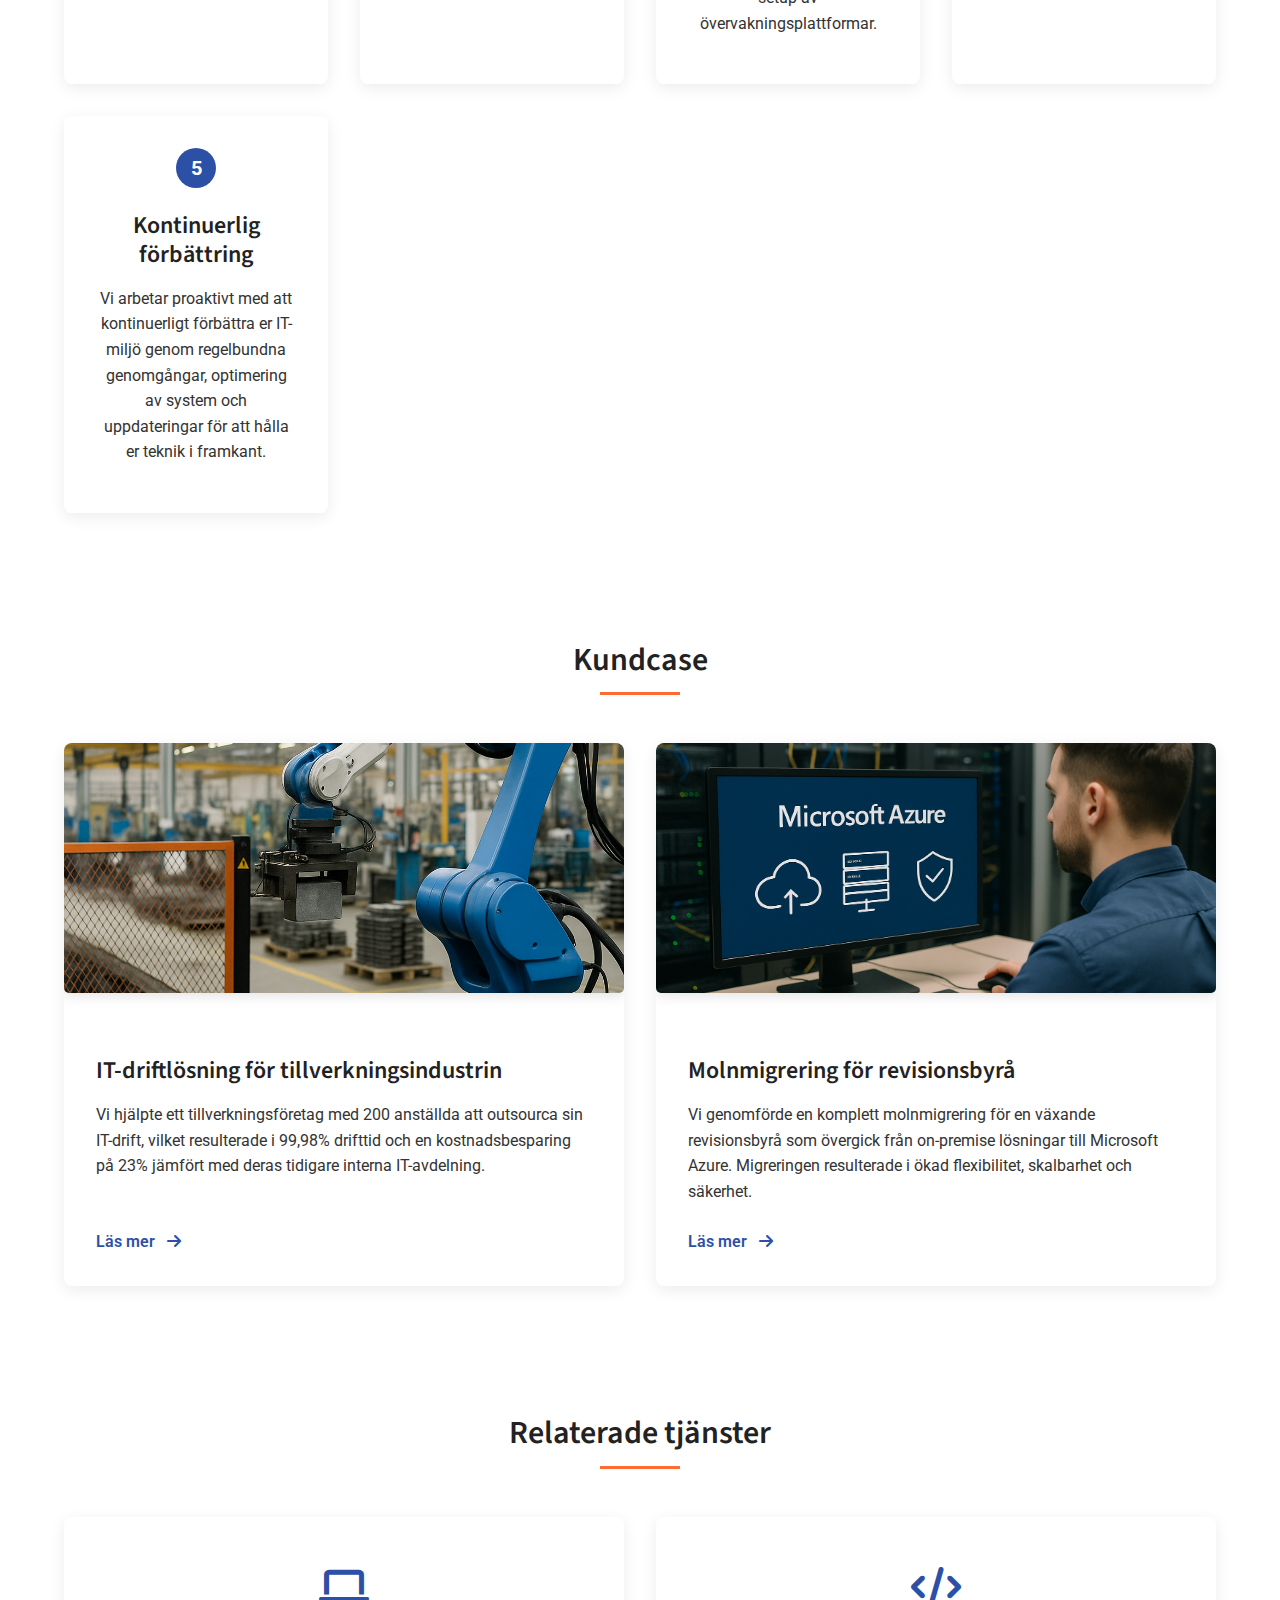
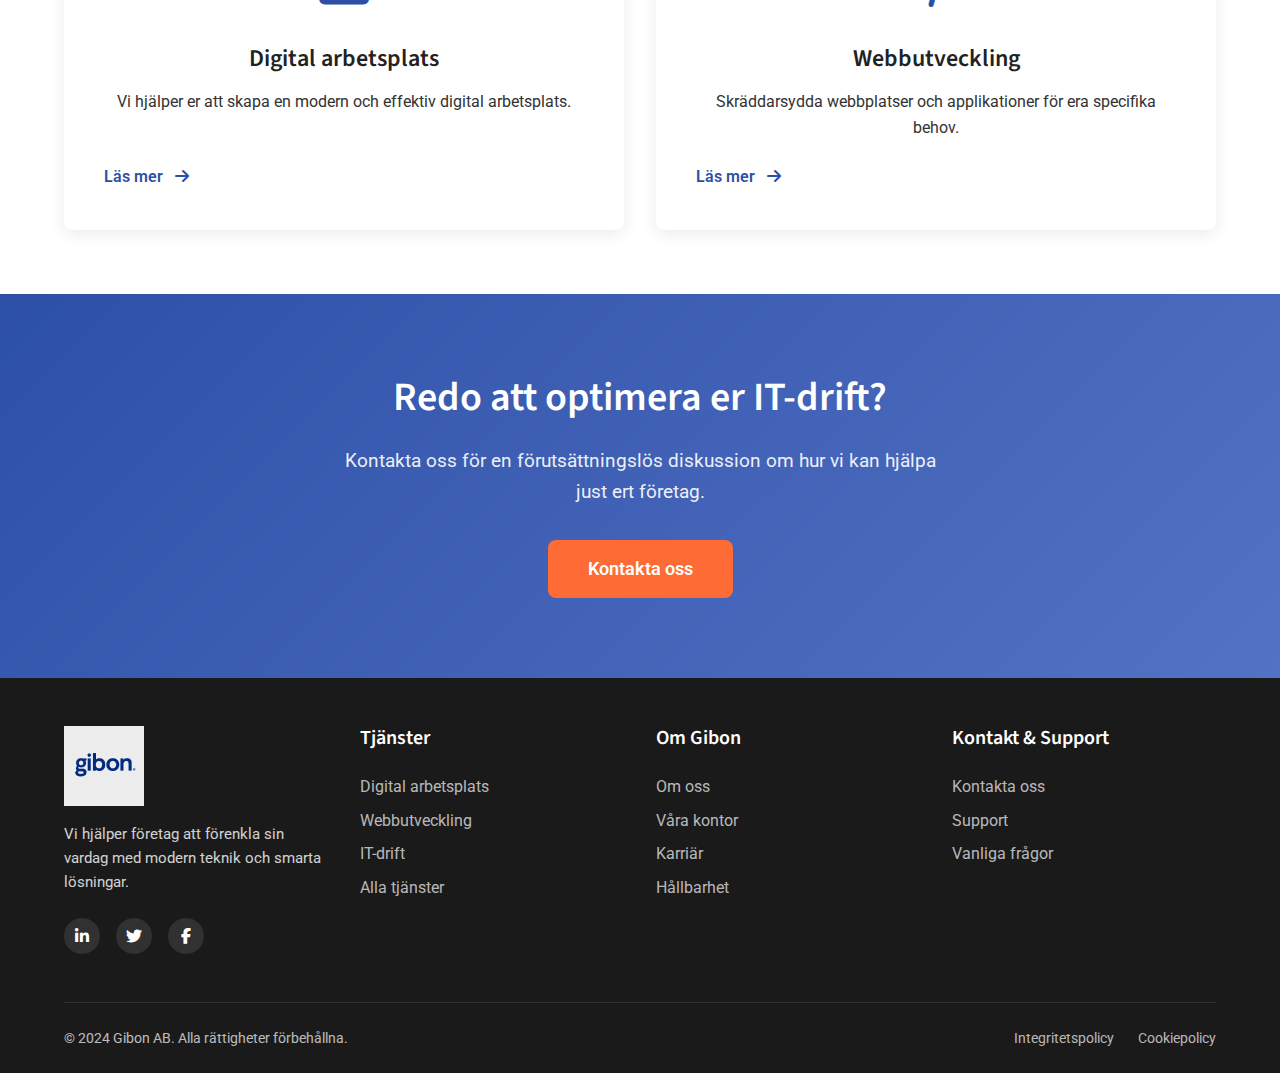
<file: tjanster/it-drift.html>
<!DOCTYPE html>
<html lang="sv">
<head>
    <meta charset="UTF-8">
    <meta name="viewport" content="width=device-width, initial-scale=1.0">
    <meta name="description" content="Kund AB erbjuder säker och stabil IT-drift med proaktiv övervakning. Vi tar hand om er IT-infrastruktur så att ni kan fokusera på er kärnverksamhet.">
    <title>IT-drift | Gibon AB</title>
    <link rel="stylesheet" href="../css/normalize.css">
    <link rel="stylesheet" href="../css/style.css">
    <link rel="stylesheet" href="../css/responsive.css">
    <link rel="preconnect" href="https://fonts.googleapis.com">
    <link rel="preconnect" href="https://fonts.gstatic.com" crossorigin>
    <link href="https://fonts.googleapis.com/css2?family=Roboto:wght@300;400;500;700&family=Source+Sans+Pro:wght@400;600;700&display=swap" rel="stylesheet">
    <!-- Font Awesome -->
    <link rel="stylesheet" href="https://cdnjs.cloudflare.com/ajax/libs/font-awesome/6.4.0/css/all.min.css">
    <!-- Schema.org strukturerad data enligt Google's riktlinjer -->
    <script type="application/ld+json">
    {
      "@context": "https://schema.org",
      "@type": "Service",
      "serviceType": "IT-drift",
      "provider": {
        "@type": "Organization",
        "name": "Kund AB",
        "url": "https://kund.se"
      },
      "description": "Säker och stabil IT-drift med proaktiv övervakning och support för företag.",
      "offers": {
        "@type": "Offer",
        "availability": "https://schema.org/InStock"
      }
    }
    </script>
    <style>
    /* Förbättrad estetik och användbarhet */
    :root {
        --primary-color: #2d50a7;
        --secondary-color: #5372c4;
        --accent-color: #ff6b35;
        --light-gray: #f5f7fa;
        --medium-gray: #e4e8ef;
        --dark-gray: #4a4a4a;
        --text-color: #333;
        --border-radius: 8px;
        --box-shadow: 0 4px 16px rgba(0, 0, 0, 0.08);
        --transition: all 0.3s ease;
    }
    
    body {
        font-family: 'Roboto', sans-serif;
        color: var(--text-color);
        line-height: 1.6;
        background-color: #fff;
    }

    h1, h2, h3, h4, h5, h6 {
        font-family: 'Source Sans Pro', sans-serif;
        margin-top: 0;
        color: #222;
    }

    h1 { font-size: 2.5rem; margin-bottom: 1rem; }
    h2 { font-size: 2rem; margin-bottom: 1.5rem; }
    h3 { font-size: 1.5rem; margin-bottom: 1rem; }

    section {
        padding: 4rem 0;
    }

    .section-title {
        text-align: center;
        margin-bottom: 3rem;
        position: relative;
        padding-bottom: 1rem;
    }

    .section-title:after {
        content: '';
        position: absolute;
        bottom: 0;
        left: 50%;
        transform: translateX(-50%);
        width: 80px;
        height: 3px;
        background: var(--accent-color);
    }

    .container {
        max-width: 1200px;
        margin: 0 auto;
        padding: 0 1.5rem;
    }

    /* Förbättrad Cookie Banner */
    .cookie-banner {
        position: fixed;
        bottom: 0;
        left: 0;
        right: 0;
        background: #fff;
        padding: 1.5rem 0;
        box-shadow: 0 -4px 15px rgba(0, 0, 0, 0.1);
        z-index: 1000;
        border-top: 1px solid var(--medium-gray);
    }

    .cookie-content {
        max-width: 1000px;
        margin: 0 auto;
        display: flex;
        flex-direction: column;
        align-items: center;
    }

    .cookie-content h3 {
        margin-top: 0;
        margin-bottom: 0.5rem;
    }

    .cookie-actions {
        margin-top: 1rem;
        display: flex;
        gap: 1rem;
    }

    /* Förbättrad Page Header */
    .page-header {
        background: linear-gradient(135deg, var(--primary-color) 0%, var(--secondary-color) 100%);
        color: white;
        padding: 3rem 0;
        text-align: center;
    }

    .page-header h1 {
        margin: 0;
        color: white;
        font-weight: 700;
        font-size: 2.8rem;
        text-shadow: 0 2px 4px rgba(0, 0, 0, 0.2);
    }

    .breadcrumbs {
        color: rgba(255, 255, 255, 0.85);
        margin-top: 1rem;
        font-size: 0.95rem;
    }

    .breadcrumbs a {
        color: white;
        text-decoration: none;
        transition: var(--transition);
    }

    .breadcrumbs a:hover {
        text-decoration: underline;
    }

    /* Knappar */
    .btn {
        display: inline-block;
        padding: 0.75rem 1.5rem;
        border-radius: var(--border-radius);
        text-decoration: none;
        font-weight: 600;
        text-align: center;
        transition: var(--transition);
        border: none;
        cursor: pointer;
        font-size: 1rem;
    }

    .btn-primary {
        background-color: var(--primary-color);
        color: white;
    }

    .btn-primary:hover {
        background-color: #1e3c8c;
        transform: translateY(-2px);
        box-shadow: 0 4px 12px rgba(45, 80, 167, 0.25);
    }

    .btn-secondary {
        background-color: white;
        color: var(--primary-color);
        border: 1px solid var(--primary-color);
    }

    .btn-secondary:hover {
        background-color: var(--light-gray);
    }

    /* Förbättrad Hero Section */
    .service-hero {
        display: flex;
        flex-direction: column;
        align-items: center;
        gap: 2rem;
        margin: 2rem 0 4rem;
    }

    .service-hero-content {
        max-width: 700px;
        text-align: center;
    }

    .service-hero-content h2 {
        font-size: 2.5rem;
        margin-bottom: 1.5rem;
        line-height: 1.3;
    }

    .service-hero-content p {
        font-size: 1.1rem;
        margin-bottom: 1.5rem;
        color: var(--dark-gray);
    }

    .service-hero-image {
        max-width: 100%;
        border-radius: var(--border-radius);
        overflow: hidden;
        box-shadow: var(--box-shadow);
    }

    .service-hero-image img {
        width: 100%;
        height: auto;
        max-height: 400px;
        object-fit: cover;
        transition: transform 0.5s ease;
    }

    /* Förbättrade fördelar */
    .benefits-grid {
        display: grid;
        grid-template-columns: repeat(auto-fit, minmax(250px, 1fr));
        gap: 2rem;
        margin-top: 2rem;
    }

    .benefit-card {
        background-color: white;
        padding: 2rem;
        border-radius: var(--border-radius);
        box-shadow: var(--box-shadow);
        transition: var(--transition);
        text-align: center;
        height: 100%;
        display: flex;
        flex-direction: column;
    }

    .benefit-card:hover {
        transform: translateY(-5px);
        box-shadow: 0 10px 20px rgba(0, 0, 0, 0.1);
    }

    .benefit-icon {
        margin-bottom: 1.5rem;
        font-size: 2.5rem;
        color: var(--primary-color);
    }

    .benefit-card h3 {
        margin-bottom: 1rem;
        font-weight: 600;
    }

    /* Förbättrade erbjudanden */
    .service-offerings {
        background-color: var(--light-gray);
    }

    .offering-item {
        display: flex;
        flex-direction: column;
        margin-bottom: 3rem;
        background-color: white;
        border-radius: var(--border-radius);
        overflow: hidden;
        box-shadow: var(--box-shadow);
    }

    .offering-item:last-child {
        margin-bottom: 0;
    }

    .offering-content {
        padding: 2.5rem;
    }

    .offering-content h3 {
        margin-top: 0;
        font-size: 1.75rem;
        margin-bottom: 1rem;
        position: relative;
        padding-bottom: 0.75rem;
    }

    .offering-content h3:after {
        content: '';
        position: absolute;
        bottom: 0;
        left: 0;
        width: 60px;
        height: 3px;
        background: var(--accent-color);
    }

    .offering-image {
        width: 100%;
        height: 300px;
        overflow: hidden;
    }

    .offering-image img {
        width: 100%;
        height: 100%;
        object-fit: cover;
        transition: transform 0.5s ease;
    }

    .offering-item:hover .offering-image img {
        transform: scale(1.05);
    }

    .offering-features {
        margin-top: 1.5rem;
        padding-left: 1.25rem;
    }

    .offering-features li {
        margin-bottom: 0.75rem;
        position: relative;
    }

    .offering-features li::before {
        content: "\f00c";
        font-family: "Font Awesome 6 Free";
        font-weight: 900;
        color: var(--accent-color);
        position: absolute;
        left: -1.5rem;
    }

    /* Förbättrad SLA-sektion */
    .service-sla {
        background-color: white;
    }

    .sla-content {
        max-width: 900px;
        margin: 0 auto;
    }

    .text-center {
        text-align: center;
    }

    .sla-table-container {
        margin: 3rem 0;
        overflow-x: auto;
        border-radius: var(--border-radius);
        box-shadow: var(--box-shadow);
    }

    .sla-table {
        width: 100%;
        border-collapse: collapse;
        background-color: white;
    }

    .sla-table th,
    .sla-table td {
        padding: 1.2rem 1.5rem;
        text-align: center;
        border-bottom: 1px solid var(--medium-gray);
    }

    .sla-table th {
        background-color: var(--primary-color);
        color: white;
        font-weight: 600;
        text-transform: uppercase;
        font-size: 0.9rem;
        letter-spacing: 0.5px;
    }

    .sla-table th:first-child {
        border-top-left-radius: var(--border-radius);
    }

    .sla-table th:last-child {
        border-top-right-radius: var(--border-radius);
    }

    .sla-table tr:last-child td {
        border-bottom: none;
    }

    .sla-table tbody tr {
        transition: var(--transition);
    }

    .sla-table tbody tr:hover {
        background-color: var(--light-gray);
    }

    /* Förbättrade processteg */
    .process-steps {
        display: grid;
        grid-template-columns: repeat(auto-fit, minmax(220px, 1fr));
        gap: 2rem;
    }

    .process-step {
        background-color: white;
        padding: 2rem;
        border-radius: var(--border-radius);
        box-shadow: var(--box-shadow);
        text-align: center;
        position: relative;
        transition: var(--transition);
        height: 100%;
        display: flex;
        flex-direction: column;
        align-items: center;
    }

    .process-step:hover {
        transform: translateY(-5px);
    }

    .step-number {
        background-color: var(--primary-color);
        color: white;
        width: 40px;
        height: 40px;
        border-radius: 50%;
        display: flex;
        align-items: center;
        justify-content: center;
        font-weight: bold;
        margin: 0 auto 1.5rem;
        font-size: 1.25rem;
    }

    /* Förbättrade kundcase */
    .case-grid {
        display: grid;
        grid-template-columns: repeat(auto-fit, minmax(300px, 1fr));
        gap: 2rem;
    }

    .case-card {
        background-color: white;
        border-radius: var(--border-radius);
        overflow: hidden;
        box-shadow: var(--box-shadow);
        transition: var(--transition);
        height: 100%;
        display: flex;
        flex-direction: column;
    }

    .case-card:hover {
        transform: translateY(-5px);
        box-shadow: 0 12px 24px rgba(0, 0, 0, 0.12);
    }

    .case-image {
        width: 100%;
        height: 250px;
        overflow: hidden;
    }

    .case-image img {
        width: 100%;
        height: 100%;
        object-fit: cover;
        transition: transform 0.5s ease;
    }

    .case-card:hover .case-image img {
        transform: scale(1.05);
    }

    .case-content {
        padding: 2rem;
        flex-grow: 1;
        display: flex;
        flex-direction: column;
    }

    .case-content h3 {
        margin-top: 0;
        margin-bottom: 1rem;
    }

    .case-content p {
        flex-grow: 1;
        margin-bottom: 1.5rem;
    }

    .read-more {
        display: inline-block;
        color: var(--primary-color);
        text-decoration: none;
        font-weight: 600;
        transition: var(--transition);
        margin-top: auto;
    }

    .read-more i {
        margin-left: 0.5rem;
        transition: var(--transition);
    }

    .read-more:hover {
        color: var(--secondary-color);
    }

    .read-more:hover i {
        transform: translateX(3px);
    }

    /* Förbättrade relaterade tjänster */
    .services-grid {
        display: grid;
        grid-template-columns: repeat(auto-fit, minmax(300px, 1fr));
        gap: 2rem;
    }

    .service-card {
        background-color: white;
        padding: 2.5rem;
        border-radius: var(--border-radius);
        box-shadow: var(--box-shadow);
        text-align: center;
        transition: var(--transition);
        height: 100%;
        display: flex;
        flex-direction: column;
    }

    .service-card:hover {
        transform: translateY(-5px);
        box-shadow: 0 12px 24px rgba(0, 0, 0, 0.12);
    }

    .service-icon {
        margin-bottom: 1.5rem;
        font-size: 2.5rem;
        color: var(--primary-color);
    }

    .service-card p {
        margin-bottom: 1.5rem;
        flex-grow: 1;
    }

    /* Förbättrad CTA */
    .cta-section {
        background: linear-gradient(135deg, var(--primary-color) 0%, var(--secondary-color) 100%);
        color: white;
        text-align: center;
        padding: 5rem 0;
    }

    .cta-content h2 {
        color: white;
        margin-bottom: 1.5rem;
        font-size: 2.5rem;
    }

    .cta-content p {
        max-width: 600px;
        margin: 0 auto 2rem;
        font-size: 1.2rem;
        opacity: 0.9;
    }

    .cta-content .btn-primary {
        background-color: var(--accent-color);
        padding: 1rem 2.5rem;
        font-size: 1.1rem;
    }
    
    .cta-content .btn-primary:hover {
        background-color: #e85a26;
    }

    /* Responsivitet */
    @media (min-width: 768px) {
        .service-hero {
            flex-direction: row;
            gap: 4rem;
            align-items: center;
        }
        
        .service-hero-content {
            flex: 1;
            text-align: left;
        }
        
        .service-hero-image {
            flex: 1;
        }
        
        .offering-item {
            flex-direction: row;
        }
        
        .offering-content {
            flex: 1;
        }
        
        .offering-image {
            flex: 1;
            max-width: 40%;
        }
        
        /* Varannan bild till vänster/höger */
        .offering-item:nth-child(odd) {
            flex-direction: row-reverse;
        }
        
        .offering-item:nth-child(even) {
            flex-direction: row;
        }
    }
    </style>
</head>
<body class="page-tjanst single-tjanst">
    <!-- Cookie-banner -->
    <div id="cookie-consent" class="cookie-banner">
        <div class="container">
            <div class="cookie-content">
                <h3>Cookies på gibon.se</h3>
                <p>Vi använder cookies för att förbättra din upplevelse på vår webbplats. Genom att fortsätta använda webbplatsen godkänner du användningen av cookies.</p>
                <div class="cookie-actions">
                    <button id="accept-cookies" class="btn btn-primary">Acceptera alla</button>
                    <button id="customize-cookies" class="btn btn-secondary">Anpassa inställningar</button>
                </div>
            </div>
        </div>
    </div>

    <!-- Header -->
    <header class="site-header">
        <div class="container">
            <div class="header-inner">
                <div class="logo">
                    <a href="../index.html">
                        <img src="../img/logo.svg.png" alt="Kund AB Logotyp" width="120" height="40">
                    </a>
                </div>
                <nav class="main-navigation">
                    <button class="menu-toggle" aria-controls="primary-menu" aria-expanded="false">
                        <span class="screen-reader-text">Meny</span>
                        <span class="hamburger"></span>
                    </button>
                    <ul id="primary-menu" class="menu">
                        <li class="menu-item"><a href="../index.html">Hem</a></li>
                        <li class="menu-item current-menu-ancestor has-children">
                            <a href="../tjanster.html">Tjänster</a>
                            <ul class="sub-menu">
                                <li><a href="digital-arbetsplats.html">Digital arbetsplats</a></li>
                                <li><a href="webbutveckling.html">Webbutveckling</a></li>
                                <li class="current-menu-item"><a href="it-drift.html">IT-drift</a></li>
                            </ul>
                        </li>
                        <li class="menu-item"><a href="../om-oss.html">Om Gibon</a></li>
                        <li class="menu-item"><a href="../karriar.html">Karriär</a></li>
                        <li class="menu-item"><a href="../hallbarhet.html">Hållbarhet</a></li>
                        <li class="menu-item"><a href="../nyheter.html">Nyheter</a></li>
                        <li class="menu-item"><a href="../kontakt.html">Kontakt</a></li>
                        <li class="menu-item highlight"><a href="../support.html">Support</a></li>
                    </ul>
                </nav>
            </div>
        </div>
    </header>

    <!-- Sidhuvud -->
    <div class="page-header">
        <div class="container">
            <h1>IT-drift</h1>
            <div class="breadcrumbs">
                <a href="../index.html">Hem</a> / <a href="../tjanster.html">Tjänster</a> / <span>IT-drift</span>
            </div>
        </div>
    </div>

    <!-- Huvudinnehåll -->
    <main class="site-main">
        <!-- Introduktion -->
        <section class="section-intro">
            <div class="container">
                <div class="service-hero">
                    <div class="service-hero-content">
                        <h2>Säker och stabil drift av er IT-miljö</h2>
                        <p>I dagens digitala värld är pålitlig IT-infrastruktur avgörande för alla verksamheter. Driftstopp och tekniska problem kan orsaka allvarliga störningar och kostnader för ert företag.</p>
                        <p>Vår IT-drifttjänst ger er en stabil och säker IT-miljö med minimal nedetid. Vi tar hand om övervakning, underhåll och support så att ni kan fokusera på er kärnverksamhet utan att oroa er för tekniska problem.</p>
                        <a href="../kontakt.html" class="btn btn-primary">Kontakta oss</a>
                    </div>
                    <div class="service-hero-image">
                        <img src="../img/IT-drift.jpg.png" alt="IT-drift" width="600" height="400">
                    </div>
                </div>
            </div>
        </section>

        <!-- Fördelar -->
        <section class="service-benefits">
            <div class="container">
                <h2 class="section-title">Fördelar med professionell IT-drift</h2>
                <div class="benefits-grid">
                    <div class="benefit-card">
                        <div class="benefit-icon">
                            <i class="fas fa-shield-alt"></i>
                        </div>
                        <h3>Ökad driftsäkerhet</h3>
                        <p>Med vår proaktiva övervakning och snabba åtgärder minimerar vi risken för driftstopp och säkerställer att era system fungerar optimalt dygnet runt.</p>
                    </div>
                    <div class="benefit-card">
                        <div class="benefit-icon">
                            <i class="fas fa-chart-line"></i>
                        </div>
                        <h3>Förutsägbara kostnader</h3>
                        <p>Våra tjänster erbjuds till en fast månadskostnad, vilket ger er full kontroll över IT-budgeten utan oväntade utgifter för akuta insatser.</p>
                    </div>
                    <div class="benefit-card">
                        <div class="benefit-icon">
                            <i class="fas fa-users-cog"></i>
                        </div>
                        <h3>Expertkunskap</h3>
                        <p>Ni får tillgång till ett helt team av certifierade IT-experter med bred kompetens inom olika teknologier och system, utan att behöva anställa dem själva.</p>
                    </div>
                    <div class="benefit-card">
                        <div class="benefit-icon">
                            <i class="fas fa-tasks"></i>
                        </div>
                        <h3>Fokus på kärnverksamheten</h3>
                        <p>När vi tar hand om IT-driften kan ni och era medarbetare fokusera på det ni är bäst på - att utveckla er verksamhet och skapa värde för era kunder.</p>
                    </div>
                </div>
            </div>
        </section>

        <!-- Vårt erbjudande -->
        <section class="service-offerings">
            <div class="container">
                <h2 class="section-title">Vad vi erbjuder</h2>
                
                <div class="offering-item">
                    <div class="offering-content">
                        <h3>Molnbaserade lösningar</h3>
                        <p>Vi hjälper er att flytta hela eller delar av er IT-miljö till molnet för ökad flexibilitet, skalbarhet och kostnadseffektivitet. Vi har expertis inom alla ledande molnplattformar och säkerställer en smidig övergång.</p>
                        <ul class="offering-features">
                            <li>Microsoft Azure</li>
                            <li>Amazon Web Services (AWS)</li>
                            <li>Google Cloud Platform</li>
                            <li>Hybridlösningar</li>
                            <li>Molnmigrering och strategi</li>
                        </ul>
                    </div>
                    <div class="offering-image">
                        <img src="../img/molnbaserade_losningar.jpg.png" alt="Molnbaserade lösningar" width="500" height="300">
                    </div>
                </div>
                
                <div class="offering-item">
                    <div class="offering-content">
                        <h3>Proaktiv övervakning</h3>
                        <p>Vi övervakar kontinuerligt era system och nätverk för att identifiera potentiella problem innan de påverkar verksamheten. Vår proaktiva approach minimerar risken för driftstopp och säkerställer optimal prestanda.</p>
                        <ul class="offering-features">
                            <li>Dygnet runt-övervakning</li>
                            <li>Realtidsvarningar</li>
                            <li>Prestandaövervakning</li>
                            <li>Kapacitetsplanering</li>
                            <li>Regelbundna statusrapporter</li>
                        </ul>
                    </div>
                    <div class="offering-image">
                        <img src="../img/proaktiv_overvakning.jpg.png" alt="Proaktiv övervakning" width="500" height="300">
                    </div>
                </div>
                
                <div class="offering-item">
                    <div class="offering-content">
                        <h3>IT-säkerhet</h3>
                        <p>Vi hjälper er att skydda verksamhetens data och system mot säkerhetshot med omfattande säkerhetslösningar som anpassas efter era specifika behov och krav.</p>
                        <ul class="offering-features">
                            <li>Virusskydd och säkerhetsövervakning</li>
                            <li>Brandväggar och intrångsskydd</li>
                            <li>Säkerhetskopiering och återställning</li>
                            <li>Identitets- och åtkomsthantering</li>
                            <li>Säkerhetsrevision och penetrationstester</li>
                        </ul>
                    </div>
                    <div class="offering-image">
                        <img src="../img/IT-sakerhet.jpg.png" alt="IT-säkerhet" width="500" height="300">
                    </div>
                </div>
                
                <div class="offering-item">
                    <div class="offering-content">
                        <h3>Helpdesk och support</h3>
                        <p>Vi erbjuder snabb och professionell support för att lösa tekniska problem och besvara era frågor. Vår erfarna supportpersonal finns tillgänglig när ni behöver hjälp.</p>
                        <ul class="offering-features">
                            <li>Fjärrsupport</li>
                            <li>Telefonsupport</li>
                            <li>E-postsupport</li>
                            <li>On-site support vid behov</li>
                            <li>Dokumentation och kunskapsbank</li>
                        </ul>
                    </div>
                    <div class="offering-image">
                        <img src="../img/helpdesk_and_support.jpg.png" alt="Helpdesk och support" width="500" height="300">
                    </div>
                </div>
            </div>
        </section>

        <!-- Service Level Agreement -->
        <section class="service-sla">
            <div class="container">
                <h2 class="section-title">Vårt Service Level Agreement (SLA)</h2>
                <div class="sla-content">
                    <p class="text-center">Vi erbjuder tydliga servicenivåavtal som garanterar att ni får rätt nivå av support och tillgänglighet för era system.</p>
                    
                    <div class="sla-table-container">
                        <table class="sla-table">
                            <thead>
                                <tr>
                                    <th>Servicenivå</th>
                                    <th>Svarstid</th>
                                    <th>Tillgänglighet</th>
                                    <th>Support</th>
                                </tr>
                            </thead>
                            <tbody>
                                <tr>
                                    <td>Standard</td>
                                    <td>< 4 timmar</td>
                                    <td>99,5%</td>
                                    <td>Kontorstid (08:00-17:00)</td>
                                </tr>
                                <tr>
                                    <td>Business</td>
                                    <td>< 2 timmar</td>
                                    <td>99,9%</td>
                                    <td>Utökad (06:00-20:00)</td>
                                </tr>
                                <tr>
                                    <td>Premium</td>
                                    <td>< 30 minuter</td>
                                    <td>99,99%</td>
                                    <td>24/7/365</td>
                                </tr>
                            </tbody>
                        </table>
                    </div>
                    
                    <p class="text-center">Vi skräddarsyr våra SLA:er efter era specifika behov för att säkerställa att ni får exakt den servicenivå som er verksamhet kräver.</p>
                </div>
            </div>
        </section>

        <!-- Hur vi arbetar -->
        <section class="service-process">
            <div class="container">
                <h2 class="section-title">Vår arbetsprocess</h2>
                <div class="process-steps">
                    <div class="process-step">
                        <div class="step-number">1</div>
                        <h3>Nulägesanalys</h3>
                        <p>Vi börjar med en grundlig analys av er nuvarande IT-miljö för att förstå era behov, identifiera potentiella förbättringsområden och skapa en solid grund för samarbetet.</p>
                    </div>
                    <div class="process-step">
                        <div class="step-number">2</div>
                        <h3>Anpassad driftplan</h3>
                        <p>Baserat på analysen utvecklar vi en skräddarsydd driftplan som omfattar alla aspekter av er IT-miljö, från säkerhet och övervakning till support och underhåll.</p>
                    </div>
                    <div class="process-step">
                        <div class="step-number">3</div>
                        <h3>Implementation</h3>
                        <p>Vi implementerar lösningen enligt planen och säkerställer en smidig övergång med minimala störningar i er verksamhet. Detta inkluderar konfiguration av system, installation av verktyg och setup av övervakningsplattformar.</p>
                    </div>
                    <div class="process-step">
                        <div class="step-number">4</div>
                        <h3>Löpande drift och support</h3>
                        <p>Vi tar över den dagliga driften av er IT-miljö, övervakar system, hanterar uppdateringar, löser problem och erbjuder support till era användare enligt överenskommet SLA.</p>
                    </div>
                    <div class="process-step">
                        <div class="step-number">5</div>
                        <h3>Kontinuerlig förbättring</h3>
                        <p>Vi arbetar proaktivt med att kontinuerligt förbättra er IT-miljö genom regelbundna genomgångar, optimering av system och uppdateringar för att hålla er teknik i framkant.</p>
                    </div>
                </div>
            </div>
        </section>

        <!-- Kundcase -->
        <section class="service-case-studies">
            <div class="container">
                <h2 class="section-title">Kundcase</h2>
                <div class="case-grid">
                    <div class="case-card">
                        <div class="case-image">
                            <img src="../img/IT-driftlosning.jgp.png" alt="Tillverkningsföretag" width="500" height="300">
                        </div>
                        <div class="case-content">
                            <h3>IT-driftlösning för tillverkningsindustrin</h3>
                            <p>Vi hjälpte ett tillverkningsföretag med 200 anställda att outsourca sin IT-drift, vilket resulterade i 99,98% drifttid och en kostnadsbesparing på 23% jämfört med deras tidigare interna IT-avdelning.</p>
                            <a href="../case/tillverkning-it.html" class="read-more">Läs mer <i class="fas fa-arrow-right"></i></a>
                        </div>
                    </div>
                    <div class="case-card">
                        <div class="case-image">
                            <img src="../img/moln-revisor.jpg.png" alt="Molnmigrering" width="500" height="300">
                        </div>
                        <div class="case-content">
                            <h3>Molnmigrering för revisionsbyrå</h3>
                            <p>Vi genomförde en komplett molnmigrering för en växande revisionsbyrå som övergick från on-premise lösningar till Microsoft Azure. Migreringen resulterade i ökad flexibilitet, skalbarhet och säkerhet.</p>
                            <a href="../case/revisionsbyraa.html" class="read-more">Läs mer <i class="fas fa-arrow-right"></i></a>
                        </div>
                    </div>
                </div>
            </div>
        </section>

        <!-- Relaterade tjänster -->
        <section class="related-services">
            <div class="container">
                <h2 class="section-title">Relaterade tjänster</h2>
                <div class="services-grid">
                    <div class="service-card">
                        <div class="service-icon">
                            <i class="fas fa-laptop"></i>
                        </div>
                        <h3>Digital arbetsplats</h3>
                        <p>Vi hjälper er att skapa en modern och effektiv digital arbetsplats.</p>
                        <a href="digital-arbetsplats.html" class="read-more">Läs mer <i class="fas fa-arrow-right"></i></a>
                    </div>
                    <div class="service-card">
                        <div class="service-icon">
                            <i class="fas fa-code"></i>
                        </div>
                        <h3>Webbutveckling</h3>
                        <p>Skräddarsydda webbplatser och applikationer för era specifika behov.</p>
                        <a href="webbutveckling.html" class="read-more">Läs mer <i class="fas fa-arrow-right"></i></a>
                    </div>
                </div>
            </div>
        </section>

        <!-- CTA -->
        <section class="cta-section">
            <div class="container">
                <div class="cta-content">
                    <h2>Redo att optimera er IT-drift?</h2>
                    <p>Kontakta oss för en förutsättningslös diskussion om hur vi kan hjälpa just ert företag.</p>
                    <a href="../kontakt.html" class="btn btn-primary">Kontakta oss</a>
                </div>
            </div>
        </section>
    </main>

    <!-- Footer -->
    <footer class="site-footer">
        <div class="container">
            <div class="footer-widgets">
                <div class="footer-widget">
                    <div class="footer-logo">
                        <img src="../img/logo.svg.png" alt="Kund AB" width="120" height="40">
                    </div>
                    <p>Vi hjälper företag att förenkla sin vardag med modern teknik och smarta lösningar.</p>
                    <div class="social-links">
                        <a href="https://www.linkedin.com/company/kund-ab" aria-label="LinkedIn"><i class="fab fa-linkedin-in"></i></a>
                        <a href="https://twitter.com/kundab" aria-label="Twitter"><i class="fab fa-twitter"></i></a>
                        <a href="https://www.facebook.com/kundab" aria-label="Facebook"><i class="fab fa-facebook-f"></i></a>
                    </div>
                </div>
                <div class="footer-widget">
                    <h3 class="widget-title">Tjänster</h3>
                    <ul class="footer-menu">
                        <li><a href="digital-arbetsplats.html">Digital arbetsplats</a></li>
                        <li><a href="webbutveckling.html">Webbutveckling</a></li>
                        <li><a href="it-drift.html">IT-drift</a></li>
                        <li><a href="../tjanster.html">Alla tjänster</a></li>
                    </ul>
                </div>
                <div class="footer-widget">
                    <h3 class="widget-title">Om Gibon</h3>
                    <ul class="footer-menu">
                        <li><a href="../om-oss.html">Om oss</a></li>
                        <li><a href="../kontor.html">Våra kontor</a></li>
                        <li><a href="../karriar.html">Karriär</a></li>
                        <li><a href="../hallbarhet.html">Hållbarhet</a></li>
                    </ul>
                </div>
                <div class="footer-widget">
                    <h3 class="widget-title">Kontakt &amp; Support</h3>
                    <ul class="footer-menu">
                        <li><a href="../kontakt.html">Kontakta oss</a></li>
                        <li><a href="../support.html">Support</a></li>
                        <li><a href="../faq.html">Vanliga frågor</a></li>
                    </ul>
                </div>
            </div>
            <div class="footer-bottom">
                <div class="copyright">
                    &copy; 2024 Gibon AB. Alla rättigheter förbehållna.
                </div>
                <div class="footer-links">
                    <a href="../integritetspolicy.html">Integritetspolicy</a>
                    <a href="../cookiepolicy.html">Cookiepolicy</a>
                </div>
            </div>
        </div>
    </footer>

    <!-- Scripts -->
    <script src="../js/main.js"></script>
    <script src="../js/cookie-consent.js"></script>
</body>
</html>
</file>
<file: css/style.css>
/**
 * Kund AB - Huvudsakliga stilar
 * Skapad enligt kravspecifikation
 * Baserat på modern webbstandard med fokus på användarcentrerad design
 */

/* ------------------------------------------------------------ 
   VARIABLER
   ------------------------------------------------------------ */
   :root {
    /* Färgpalett */
    --color-primary: #0055b8; /* Primär företagsfärg */
    --color-primary-dark: #004294;
    --color-primary-light: #3378c7;
    --color-secondary: #e7b32b; /* Sekundär accentfärg */
    --color-secondary-dark: #d6a41e;
    --color-secondary-light: #f0c550;
    --color-dark: #1a1a1a;
    --color-dark-gray: #444444;
    --color-medium-gray: #777777;
    --color-light-gray: #eeeeee;
    --color-white: #ffffff;
    --color-error: #f44336;
    --color-success: #4CAF50;
    --color-warning: #ff9800;
    --color-info: #2196F3;
    
    /* Typografi */
    --font-primary: 'Source Sans Pro', -apple-system, BlinkMacSystemFont, 'Segoe UI', Roboto, Oxygen-Sans, Ubuntu, Cantarell, 'Helvetica Neue', sans-serif;
    --font-secondary: 'Roboto', -apple-system, BlinkMacSystemFont, 'Segoe UI', Oxygen-Sans, Ubuntu, Cantarell, 'Helvetica Neue', sans-serif;
    --font-size-base: 16px;
    --line-height-base: 1.5;
    --font-weight-normal: 400;
    --font-weight-medium: 500;
    --font-weight-bold: 600;
    --font-weight-extra-bold: 700;
    
    /* Avstånd */
    --spacing-xs: 0.25rem; /* 4px */
    --spacing-sm: 0.5rem; /* 8px */
    --spacing-md: 1rem; /* 16px */
    --spacing-lg: 1.5rem; /* 24px */
    --spacing-xl: 2rem; /* 32px */
    --spacing-xxl: 3rem; /* 48px */
    --spacing-xxxl: 5rem; /* 80px */
    
    /* Layout */
    --container-width: 1200px;
    --container-padding: 1rem;
    --border-radius-sm: 3px;
    --border-radius-md: 5px;
    --border-radius-lg: 8px;
    
    /* Transitions */
    --transition-fast: 0.2s ease;
    --transition-normal: 0.3s ease;
    --transition-slow: 0.5s ease;
    
    /* Box Shadows */
    --shadow-small: 0 2px 5px rgba(0, 0, 0, 0.1);
    --shadow-medium: 0 4px 12px rgba(0, 0, 0, 0.1);
    --shadow-large: 0 8px 24px rgba(0, 0, 0, 0.15);
}

/* ------------------------------------------------------------ 
   ÅTERSTÄLLNING OCH BAS
   ------------------------------------------------------------ */
*, *:before, *:after {
    box-sizing: border-box;
}

html {
    font-size: var(--font-size-base);
    scroll-behavior: smooth;
}

body {
    font-family: var(--font-primary);
    line-height: var(--line-height-base);
    color: var(--color-dark);
    background-color: var(--color-white);
    -webkit-font-smoothing: antialiased;
    -moz-osx-font-smoothing: grayscale;
}

h1, h2, h3, h4, h5, h6 {
    font-family: var(--font-secondary);
    margin-top: 0;
    margin-bottom: var(--spacing-md);
    line-height: 1.2;
    font-weight: var(--font-weight-bold);
    color: var(--color-dark);
}

h1 {
    font-size: 2.5rem;
    font-weight: var(--font-weight-extra-bold);
}

h2 {
    font-size: 2rem;
}

h3 {
    font-size: 1.5rem;
}

h4 {
    font-size: 1.25rem;
}

h5 {
    font-size: 1.125rem;
}

h6 {
    font-size: 1rem;
}

p {
    margin-top: 0;
    margin-bottom: var(--spacing-md);
}

a {
    color: var(--color-primary);
    text-decoration: none;
    transition: color var(--transition-fast);
}

a:hover, a:focus {
    color: var(--color-primary-dark);
    text-decoration: underline;
}

img {
    max-width: 100%;
    height: auto;
    display: block;
}

ul, ol {
    padding-left: var(--spacing-xl);
    margin-top: 0;
    margin-bottom: var(--spacing-md);
}

/* ------------------------------------------------------------ 
   HJÄLPKLASSER
   ------------------------------------------------------------ */
.container {
    max-width: var(--container-width);
    margin-left: auto;
    margin-right: auto;
    padding-left: var(--container-padding);
    padding-right: var(--container-padding);
}

.text-center {
    text-align: center;
}

.text-left {
    text-align: left;
}

.text-right {
    text-align: right;
}

.text-primary {
    color: var(--color-primary);
}

.text-secondary {
    color: var(--color-secondary);
}

.bg-primary {
    background-color: var(--color-primary);
    color: var(--color-white);
}

.bg-secondary {
    background-color: var(--color-secondary);
    color: var(--color-dark);
}

.bg-light {
    background-color: var(--color-light-gray);
}

.bg-dark {
    background-color: var(--color-dark);
    color: var(--color-white);
}

.screen-reader-text {
    border: 0;
    clip: rect(1px, 1px, 1px, 1px);
    clip-path: inset(50%);
    height: 1px;
    margin: -1px;
    overflow: hidden;
    padding: 0;
    position: absolute;
    width: 1px;
    word-wrap: normal !important;
}

.section-title {
    text-align: center;
    margin-bottom: var(--spacing-xl);
    position: relative;
    padding-bottom: var(--spacing-md);
}

.section-title::after {
    content: '';
    position: absolute;
    bottom: 0;
    left: 50%;
    transform: translateX(-50%);
    width: 50px;
    height: 3px;
    background-color: var(--color-primary);
}

/* ------------------------------------------------------------ 
   KNAPPAR
   ------------------------------------------------------------ */
.btn {
    display: inline-block;
    font-weight: var(--font-weight-medium);
    text-align: center;
    vertical-align: middle;
    cursor: pointer;
    padding: 0.75rem 1.5rem;
    font-size: 1rem;
    line-height: 1.5;
    border-radius: var(--border-radius-md);
    transition: all var(--transition-normal);
    text-decoration: none;
    border: 1px solid transparent;
}

.btn:hover, .btn:focus {
    text-decoration: none;
}

.btn-primary {
    background-color: var(--color-primary);
    color: var(--color-white);
    border-color: var(--color-primary);
}

.btn-primary:hover, .btn-primary:focus {
    background-color: var(--color-primary-dark);
    border-color: var(--color-primary-dark);
    color: var(--color-white);
}

.btn-secondary {
    background-color: var(--color-secondary);
    color: var(--color-dark);
    border-color: var(--color-secondary);
}

.btn-secondary:hover, .btn-secondary:focus {
    background-color: var(--color-secondary-dark);
    border-color: var(--color-secondary-dark);
    color: var(--color-dark);
}

.btn-outline {
    background-color: transparent;
    color: var(--color-primary);
    border-color: var(--color-primary);
}

.btn-outline:hover, .btn-outline:focus {
    background-color: var(--color-primary);
    color: var(--color-white);
}

/* ------------------------------------------------------------ 
   HEADER & NAVIGATION
   ------------------------------------------------------------ */
.site-header {
    background-color: var(--color-white);
    box-shadow: var(--shadow-small);
    position: sticky;
    top: 0;
    z-index: 100;
}

.header-inner {
    display: flex;
    align-items: center;
    justify-content: space-between;
    padding: 1rem 0;
}

.logo img {
    display: block;
    height: 70px;
    width: auto;
}

.main-navigation {
    display: flex;
}

.menu-toggle {
    display: none;
    background: none;
    border: none;
    padding: 0;
    cursor: pointer;
}

.hamburger {
    display: block;
    width: 24px;
    height: 2px;
    background-color: var(--color-dark);
    position: relative;
    transition: background-color var(--transition-fast);
}

.hamburger::before, .hamburger::after {
    content: '';
    position: absolute;
    width: 100%;
    height: 2px;
    background-color: var(--color-dark);
    transition: transform var(--transition-fast);
}

.hamburger::before {
    top: -6px;
}

.hamburger::after {
    bottom: -6px;
}

.menu {
    display: flex;
    list-style: none;
    margin: 0;
    padding: 0;
}

.menu-item {
    position: relative;
    margin-left: var(--spacing-lg);
}

.menu-item a {
    display: block;
    padding: 0.5rem 0;
    color: var(--color-dark);
    font-weight: var(--font-weight-medium);
    text-decoration: none;
}

.menu-item a:hover, .menu-item a:focus {
    color: var(--color-primary);
}

.menu-item.current-menu-item a {
    color: var(--color-primary);
}

.menu-item.highlight a {
    color: var(--color-primary);
    font-weight: var(--font-weight-bold);
}

.menu-item.has-children > a::after {
    content: '\f107';
    font-family: 'Font Awesome 5 Free';
    font-weight: 900;
    margin-left: 0.3rem;
}

.sub-menu {
    position: absolute;
    top: 100%;
    left: 0;
    z-index: 1000;
    display: none;
    min-width: 200px;
    padding: 0.5rem 0;
    margin: 0;
    list-style: none;
    background-color: var(--color-white);
    border-radius: var(--border-radius-sm);
    box-shadow: var(--shadow-medium);
}

.menu-item:hover > .sub-menu {
    display: block;
}

.sub-menu .menu-item {
    margin-left: 0;
}

.sub-menu .menu-item a {
    padding: 0.5rem 1rem;
    white-space: nowrap;
}

/* ------------------------------------------------------------ 
   HERO SECTION
   ------------------------------------------------------------ */
.hero {
    position: relative;
    background-color: var(--color-primary);
    color: var(--color-white);
    padding: var(--spacing-xxxl) 0;
    overflow: hidden;
}

.hero::after {
    content: '';
    position: absolute;
    top: 0;
    left: 0;
    right: 0;
    bottom: 0;
    background: linear-gradient(to right, rgba(0, 0, 0, 0.6), rgba(0, 0, 0, 0.3));
    z-index: 1;
}

.hero-content {
    position: relative;
    z-index: 2;
    max-width: 650px;
}

.hero h1 {
    color: var(--color-white);
    margin-bottom: var(--spacing-lg);
    font-size: 3rem;
}

.hero-subtitle {
    font-size: 1.25rem;
    margin-bottom: var(--spacing-xl);
    opacity: 0.9;
}

.hero-cta {
    display: flex;
    gap: var(--spacing-md);
}

.hero-image {
    position: absolute;
    top: 0;
    right: 0;
    bottom: 0;
    left: 0;
    z-index: 0;
}

.hero-image img {
    width: 100%;
    height: 100%;
    object-fit: cover;
}

/* ------------------------------------------------------------ 
   SERVICES OVERVIEW
   ------------------------------------------------------------ */
.services-overview {
    padding: var(--spacing-xxxl) 0;
}

.services-grid {
    display: grid;
    grid-template-columns: repeat(3, 1fr);
    gap: var(--spacing-lg);
}

.service-card {
    background-color: var(--color-white);
    border-radius: var(--border-radius-md);
    padding: var(--spacing-xl);
    box-shadow: var(--shadow-small);
    transition: transform var(--transition-normal), box-shadow var(--transition-normal);
    display: flex;
    flex-direction: column;
}

.service-card:hover {
    transform: translateY(-5px);
    box-shadow: var(--shadow-medium);
}

.service-icon {
    font-size: 2.5rem;
    color: var(--color-primary);
    margin-bottom: var(--spacing-md);
    text-align: center;
}

.service-card h3 {
    margin-bottom: var(--spacing-md);
    text-align: center;
}

.service-card p {
    margin-bottom: var(--spacing-lg);
    flex-grow: 1;
}

.read-more {
    display: inline-flex;
    align-items: center;
    font-weight: var(--font-weight-medium);
    color: var(--color-primary);
    text-decoration: none;
    align-self: flex-start;
}

.read-more i {
    margin-left: 0.25rem;
    transition: transform var(--transition-fast);
}

.read-more:hover i {
    transform: translateX(3px);
}

/* ------------------------------------------------------------ 
   NEWS FEED
   ------------------------------------------------------------ */
.news-feed {
    padding: var(--spacing-xxxl) 0;
    background-color: var(--color-light-gray);
}

.section-header {
    display: flex;
    justify-content: space-between;
    align-items: center;
    margin-bottom: var(--spacing-xl);
}

.section-header .section-title {
    margin-bottom: 0;
    text-align: left;
    padding-bottom: 0;
}

.section-header .section-title::after {
    display: none;
}

.view-all {
    font-weight: var(--font-weight-medium);
}

.news-grid {
    display: grid;
    grid-template-columns: repeat(3, 1fr);
    gap: var(--spacing-lg);
}

.news-card {
    background-color: var(--color-white);
    border-radius: var(--border-radius-md);
    overflow: hidden;
    box-shadow: var(--shadow-small);
    transition: transform var(--transition-normal), box-shadow var(--transition-normal);
}

.news-card:hover {
    transform: translateY(-5px);
    box-shadow: var(--shadow-medium);
}

.news-image {
    display: block;
    position: relative;
    overflow: hidden;
    height: 0;
    padding-bottom: 56.25%; /* 16:9 aspect ratio */
}

.news-image img {
    position: absolute;
    top: 0;
    left: 0;
    width: 100%;
    height: 100%;
    object-fit: cover;
    transition: transform var(--transition-normal);
}

.news-card:hover .news-image img {
    transform: scale(1.05);
}

.news-content {
    padding: var(--spacing-lg);
}

.news-date {
    display: block;
    color: var(--color-medium-gray);
    font-size: 0.875rem;
    margin-bottom: var(--spacing-sm);
}

.news-content h3 {
    margin-bottom: var(--spacing-sm);
    font-size: 1.25rem;
}

.news-content h3 a {
    color: var(--color-dark);
    text-decoration: none;
}

.news-content h3 a:hover {
    color: var(--color-primary);
}

.news-content p {
    margin-bottom: 0;
}

/* ------------------------------------------------------------ 
   CASE STUDIES
   ------------------------------------------------------------ */
.case-studies {
    padding: var(--spacing-xxxl) 0;
}

.case-slider {
    position: relative;
}

.case-card {
    display: grid;
    grid-template-columns: 1fr 1fr;
    gap: var(--spacing-xl);
    align-items: center;
}

.case-image {
    border-radius: var(--border-radius-md);
    overflow: hidden;
    box-shadow: var(--shadow-medium);
}

.case-content {
    padding: var(--spacing-lg);
}

.case-content h3 {
    margin-bottom: var(--spacing-md);
}

.case-content p {
    margin-bottom: var(--spacing-lg);
}

.case-navigation {
    display: flex;
    align-items: center;
    justify-content: center;
    margin-top: var(--spacing-xl);
}

.case-prev, .case-next {
    background: none;
    border: none;
    font-size: 1.5rem;
    color: var(--color-primary);
    cursor: pointer;
    padding: var(--spacing-sm);
    transition: color var(--transition-fast);
}

.case-prev:hover, .case-next:hover {
    color: var(--color-primary-dark);
}

.case-dots {
    display: flex;
    gap: var(--spacing-sm);
    margin: 0 var(--spacing-md);
}

.dot {
    width: 12px;
    height: 12px;
    background-color: var(--color-light-gray);
    border-radius: 50%;
    cursor: pointer;
    transition: background-color var(--transition-fast);
}

.dot.active {
    background-color: var(--color-primary);
}

/* ------------------------------------------------------------ 
   JOB LISTINGS
   ------------------------------------------------------------ */
.job-listings {
    padding: var(--spacing-xxxl) 0;
    background-color: var(--color-light-gray);
}

.jobs-grid {
    display: grid;
    grid-template-columns: repeat(3, 1fr);
    gap: var(--spacing-lg);
}

.job-card {
    background-color: var(--color-white);
    border-radius: var(--border-radius-md);
    padding: var(--spacing-xl);
    box-shadow: var(--shadow-small);
    display: flex;
    flex-direction: column;
    transition: transform var(--transition-normal), box-shadow var(--transition-normal);
}

.job-card:hover {
    transform: translateY(-5px);
    box-shadow: var(--shadow-medium);
}

.job-content {
    flex-grow: 1;
    margin-bottom: var(--spacing-lg);
}

.job-content h3 {
    margin-bottom: var(--spacing-sm);
}

.job-location {
    display: block;
    color: var(--color-medium-gray);
    font-size: 0.875rem;
    margin-bottom: var(--spacing-md);
}

/* ------------------------------------------------------------ 
   OFFICES
   ------------------------------------------------------------ */
.offices {
    padding: var(--spacing-xxxl) 0;
}

.offices-grid {
    display: grid;
    grid-template-columns: repeat(3, 1fr);
    gap: var(--spacing-lg);
}

.office-card {
    border-radius: var(--border-radius-md);
    overflow: hidden;
    box-shadow: var(--shadow-small);
    transition: transform var(--transition-normal), box-shadow var(--transition-normal);
}

.office-card:hover {
    transform: translateY(-5px);
    box-shadow: var(--shadow-medium);
}

.office-image {
    position: relative;
    overflow: hidden;
    height: 0;
    padding-bottom: 75%; /* 4:3 aspect ratio */
}

.office-image img {
    position: absolute;
    top: 0;
    left: 0;
    width: 100%;
    height: 100%;
    object-fit: cover;
    transition: transform var(--transition-normal);
}

.office-card:hover .office-image img {
    transform: scale(1.05);
}

.office-content {
    padding: var(--spacing-lg);
    background-color: var(--color-white);
}

.office-content h3 {
    margin-bottom: var(--spacing-md);
}

.office-content address {
    font-style: normal;
    margin-bottom: var(--spacing-lg);
}

/* ------------------------------------------------------------ 
   CTA SECTION
   ------------------------------------------------------------ */
.cta-section {
    padding: var(--spacing-xxxl) 0;
    background-color: var(--color-primary);
    color: var(--color-white);
    text-align: center;
}

.cta-content {
    max-width: 800px;
    margin: 0 auto;
}

.cta-section h2 {
    color: var(--color-white);
    margin-bottom: var(--spacing-md);
}

.cta-section p {
    font-size: 1.25rem;
    margin-bottom: var(--spacing-xl);
    opacity: 0.9;
}

.cta-section .btn {
    font-size: 1.125rem;
    padding: 0.875rem 2rem;
}

/* ------------------------------------------------------------ 
   FOOTER
   ------------------------------------------------------------ */
.site-footer {
    background-color: var(--color-dark);
    color: var(--color-white);
    padding-top: var(--spacing-xxl);
}

.footer-widgets {
    display: grid;
    grid-template-columns: repeat(4, 1fr);
    gap: var(--spacing-xl);
    margin-bottom: var(--spacing-xxl);
}

.footer-widget h3 {
    color: var(--color-white);
    margin-bottom: var(--spacing-lg);
    font-size: 1.25rem;
}

.footer-logo {
    margin-bottom: var(--spacing-md);
}

.footer-logo img {
    height: 80px;
    width: auto;
}

.footer-widget p {
    font-size: 0.9375rem;
    opacity: 0.8;
    margin-bottom: var(--spacing-lg);
}

.social-links {
    display: flex;
    gap: var(--spacing-md);
}

.social-links a {
    display: flex;
    align-items: center;
    justify-content: center;
    width: 36px;
    height: 36px;
    border-radius: 50%;
    background-color: rgba(255, 255, 255, 0.1);
    color: var(--color-white);
    font-size: 1rem;
    transition: background-color var(--transition-fast);
}

.social-links a:hover {
    background-color: var(--color-primary);
}

.footer-menu {
    list-style: none;
    padding: 0;
    margin: 0;
}

.footer-menu li:not(:last-child) {
    margin-bottom: var(--spacing-sm);
}

.footer-menu a {
    color: rgba(255, 255, 255, 0.7);
    transition: color var(--transition-fast);
    text-decoration: none;
}

.footer-menu a:hover {
    color: var(--color-white);
}

.footer-bottom {
    display: flex;
    justify-content: space-between;
    align-items: center;
    padding: var(--spacing-lg) 0;
    border-top: 1px solid rgba(255, 255, 255, 0.1);
    font-size: 0.875rem;
}

.copyright {
    opacity: 0.7;
}

.footer-links {
    display: flex;
    gap: var(--spacing-lg);
}

.footer-links a {
    color: rgba(255, 255, 255, 0.7);
    text-decoration: none;
}

.footer-links a:hover {
    color: var(--color-white);
}

/* ------------------------------------------------------------ 
   COOKIE BANNER
   ------------------------------------------------------------ */
.cookie-banner {
    position: fixed;
    bottom: 0;
    left: 0;
    right: 0;
    background-color: var(--color-dark);
    color: var(--color-white);
    padding: var(--spacing-lg) 0;
    z-index: 1000;
    box-shadow: 0 -4px 12px rgba(0, 0, 0, 0.1);
    transform: translateY(100%);
    transition: transform var(--transition-normal);
}

.cookie-banner.visible {
    transform: translateY(0);
}

.cookie-content {
    display: flex;
    flex-direction: column;
    gap: var(--spacing-md);
}

.cookie-content h3 {
    color: var(--color-white);
    margin-bottom: var(--spacing-sm);
}

.cookie-content p {
    margin-bottom: var(--spacing-md);
    opacity: 0.9;
}

.cookie-actions {
    display: flex;
    gap: var(--spacing-md);
}
</file>
<file: css/responsive.css>
/**
 * Kund AB - Responsiva stilar
 * Följer Mobile First-principen enligt kravspecifikationen
 */

/* ------------------------------------------------------------ 
   MOBIL FÖRST (Default stilar är för mobil)
   ------------------------------------------------------------ */

/* Grundstil för mobil */
@media (max-width: 767px) {
    /* Header och navigering */
    .header-inner {
        padding: 0.75rem 0;
    }
    
    .menu-toggle {
        display: block;
    }
    
    .main-navigation {
        position: absolute;
        top: 100%;
        left: 0;
        right: 0;
        background-color: var(--color-white);
        box-shadow: var(--shadow-medium);
        padding: 1rem;
        display: none;
    }
    
    .main-navigation.active {
        display: block;
    }
    
    .menu {
        flex-direction: column;
    }
    
    .menu-item {
        margin-left: 0;
        margin-bottom: 0.5rem;
    }
    
    .menu-item.has-children > a::after {
        float: right;
    }
    
    .sub-menu {
        position: static;
        display: none;
        box-shadow: none;
        padding-left: 1rem;
    }
    
    .menu-item.has-children.active > .sub-menu {
        display: block;
    }

    /* Hero-sektion */
    .hero {
        padding: var(--spacing-xl) 0;
    }
    
    .hero h1 {
        font-size: 2rem;
    }
    
    .hero-subtitle {
        font-size: 1rem;
    }
    
    .hero-cta {
        flex-direction: column;
    }

    /* Tjänste-grid */
    .services-grid {
        grid-template-columns: 1fr;
        gap: var(--spacing-md);
    }

    /* Nyhetsflöde */
    .news-grid {
        grid-template-columns: 1fr;
        gap: var(--spacing-md);
    }

    /* Kundcase */
    .case-card {
        grid-template-columns: 1fr;
    }

    /* Lediga jobb */
    .jobs-grid {
        grid-template-columns: 1fr;
        gap: var(--spacing-md);
    }

    /* Kontor */
    .offices-grid {
        grid-template-columns: 1fr;
        gap: var(--spacing-md);
    }

    /* Footer */
    .footer-widgets {
        grid-template-columns: 1fr;
        gap: var(--spacing-lg);
    }

    .footer-bottom {
        flex-direction: column;
        gap: var(--spacing-md);
        text-align: center;
    }
    
    .footer-links {
        justify-content: center;
        margin-top: var(--spacing-md);
    }
    
    /* Cookie-banner */
    .cookie-actions {
        flex-direction: column;
        gap: var(--spacing-sm);
    }
}

/* ------------------------------------------------------------ 
   SURFPLATTA
   ------------------------------------------------------------ */
@media (min-width: 768px) and (max-width: 1023px) {
    /* Header och navigering */
    .menu-toggle {
        display: none;
    }
    
    .menu-item {
        margin-left: var(--spacing-md);
    }

    /* Hero-sektion */
    .hero h1 {
        font-size: 2.5rem;
    }

    /* Tjänste-grid */
    .services-grid {
        grid-template-columns: repeat(2, 1fr);
    }

    /* Nyhetsflöde */
    .news-grid {
        grid-template-columns: repeat(2, 1fr);
    }

    /* Kundcase */
    .case-card {
        grid-template-columns: 1fr;
    }

    /* Lediga jobb */
    .jobs-grid {
        grid-template-columns: repeat(2, 1fr);
    }

    /* Kontor */
    .offices-grid {
        grid-template-columns: repeat(2, 1fr);
    }

    /* Footer */
    .footer-widgets {
        grid-template-columns: repeat(2, 1fr);
    }
}

/* ------------------------------------------------------------ 
   DESKTOP
   ------------------------------------------------------------ */
@media (min-width: 1024px) {
    /* Header och navigering */
    .menu-toggle {
        display: none;
    }

    /* Hero-sektion */
    .hero h1 {
        font-size: 3rem;
    }
    
    .hero-subtitle {
        font-size: 1.25rem;
    }
    
    .hero-cta {
        flex-direction: row;
    }

    /* Tjänste-grid */
    .services-grid {
        grid-template-columns: repeat(3, 1fr);
    }

    /* Nyhetsflöde */
    .news-grid {
        grid-template-columns: repeat(3, 1fr);
    }

    /* Kundcase */
    .case-card {
        grid-template-columns: 1fr 1fr;
    }

    /* Lediga jobb */
    .jobs-grid {
        grid-template-columns: repeat(3, 1fr);
    }

    /* Kontor */
    .offices-grid {
        grid-template-columns: repeat(3, 1fr);
    }

    /* Footer */
    .footer-widgets {
        grid-template-columns: repeat(4, 1fr);
    }
}

/* ------------------------------------------------------------ 
   STOR DESKTOP
   ------------------------------------------------------------ */
@media (min-width: 1400px) {
    .container {
        max-width: 1320px;
    }
    
    .hero h1 {
        font-size: 3.5rem;
    }
    
    .hero-subtitle {
        font-size: 1.5rem;
    }
}

/* ------------------------------------------------------------ 
   PRINT
   ------------------------------------------------------------ */
@media print {
    .site-header,
    .site-footer,
    .cookie-banner,
    .menu-toggle,
    .hero-cta,
    .social-links,
    .case-navigation,
    .cta-section {
        display: none !important;
    }
    
    body {
        font-size: 12pt;
        line-height: 1.5;
        color: #000;
        background: #fff;
    }
    
    .container {
        max-width: 100%;
        width: 100%;
    }
    
    h1, h2, h3, h4, h5, h6 {
        page-break-after: avoid;
        page-break-inside: avoid;
    }
    
    img {
        max-width: 100% !important;
        page-break-inside: avoid;
    }
    
    p, h2, h3 {
        orphans: 3;
        widows: 3;
    }
    
    a {
        color: #000;
        text-decoration: underline;
    }
    
    .hero,
    .services-grid,
    .news-grid,
    .jobs-grid,
    .offices-grid {
        display: block;
    }
    
    .service-card,
    .news-card,
    .job-card,
    .office-card {
        page-break-inside: avoid;
        margin-bottom: 20pt;
        border: 1pt solid #ddd;
    }
}
</file>
